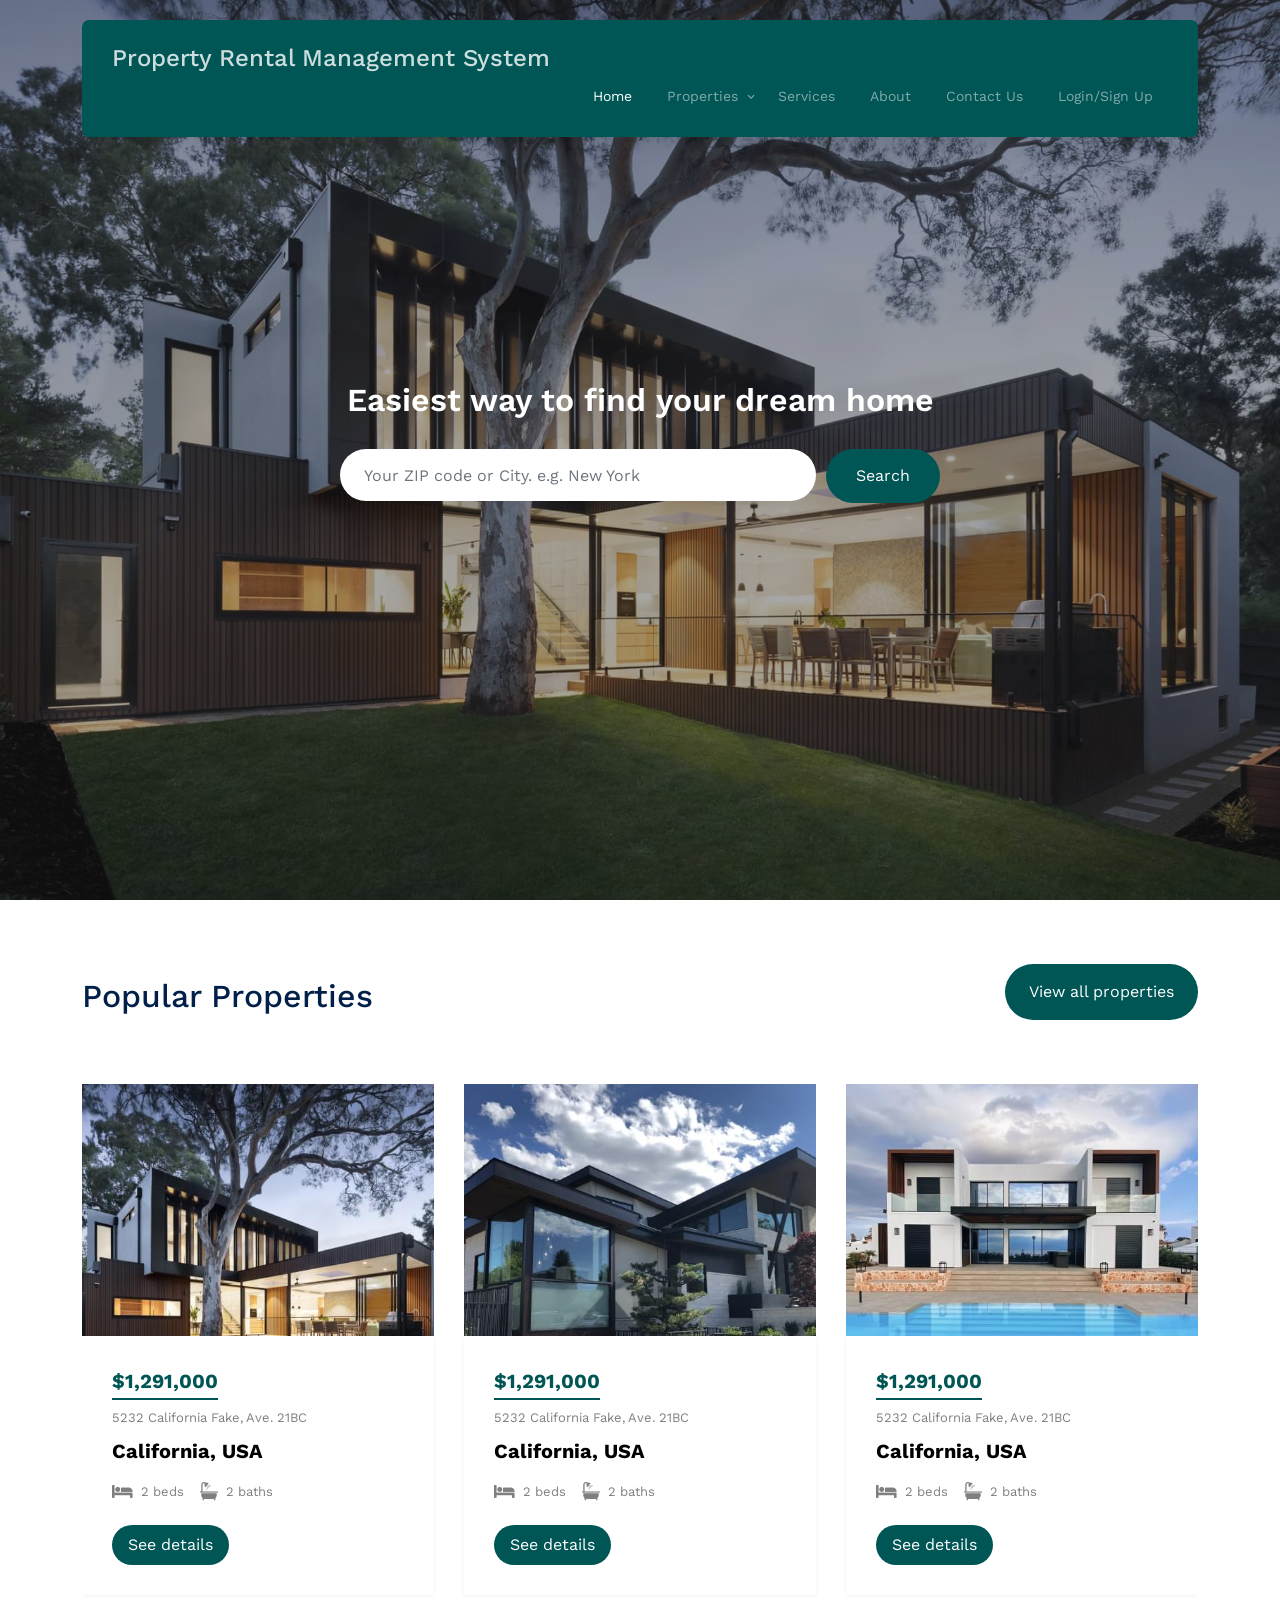
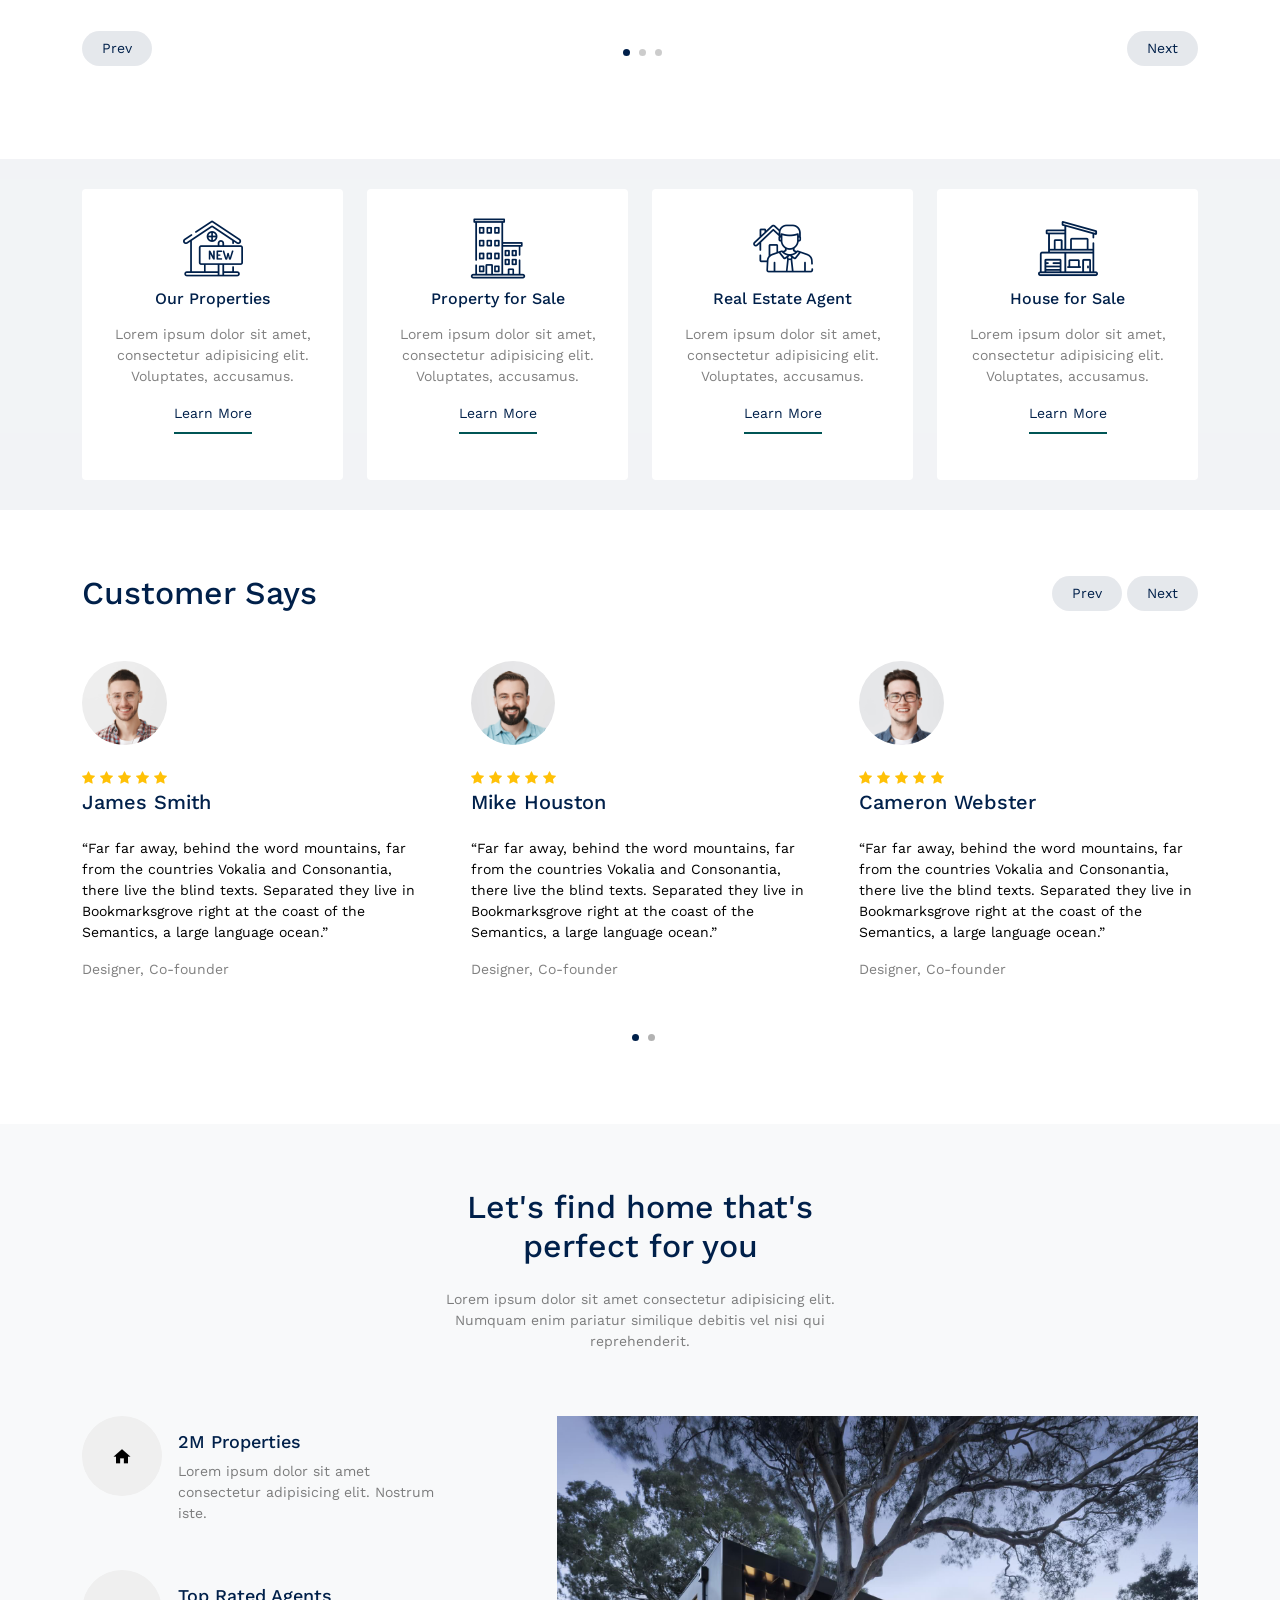
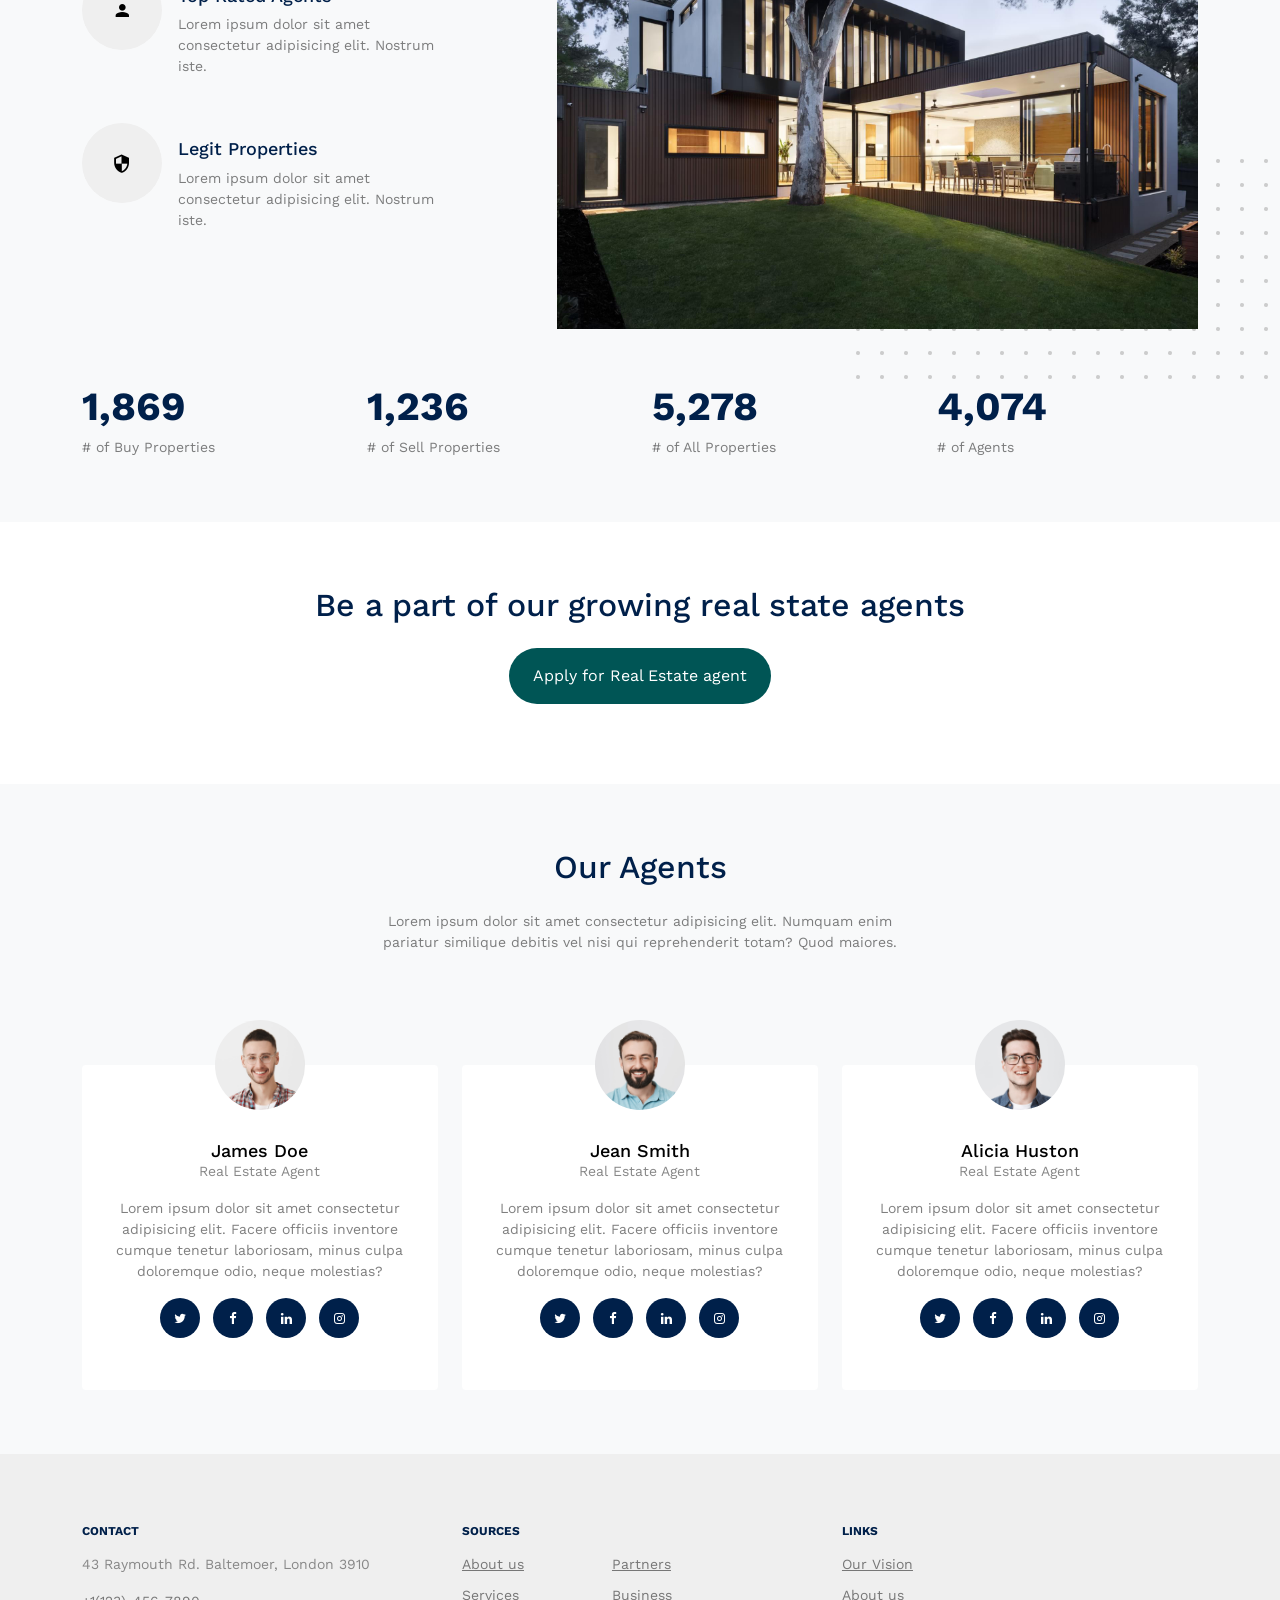
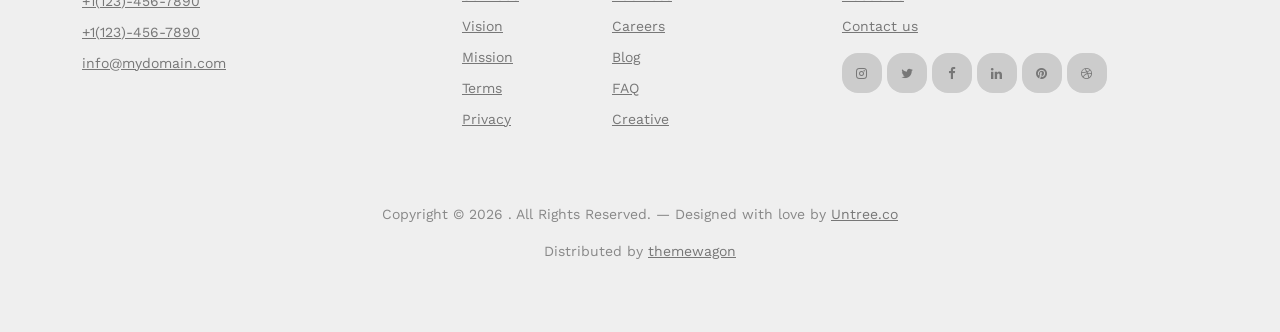
<file: index.html>
<!-- /*
* Template Name: Property
* Template Author: Untree.co
* Template URI: https://untree.co/
* License: https://creativecommons.org/licenses/by/3.0/
*/ -->
<!DOCTYPE html>
<html lang="en">
  <head>
    <meta charset="utf-8" />
    <meta name="viewport" content="width=device-width, initial-scale=1" />
    <meta name="author" content="Untree.co" />
    <link rel="shortcut icon" href="favicon.png" />

    <meta name="description" content="" />
    <meta name="keywords" content="bootstrap, bootstrap5" />

    <link rel="preconnect" href="https://fonts.googleapis.com" />
    <link rel="preconnect" href="https://fonts.gstatic.com" crossorigin />
    <link
      href="https://fonts.googleapis.com/css2?family=Work+Sans:wght@400;500;600;700&display=swap"
      rel="stylesheet"
    />

    <link rel="stylesheet" href="fonts/icomoon/style.css" />
    <link rel="stylesheet" href="fonts/flaticon/font/flaticon.css" />

    <link rel="stylesheet" href="css/tiny-slider.css" />
    <link rel="stylesheet" href="css/aos.css" />
    <link rel="stylesheet" href="css/style.css" />

    <title>
      Property Rental Management System
    </title>
  </head>
  <body>
    <div class="site-mobile-menu site-navbar-target">
      <div class="site-mobile-menu-header">
        <div class="site-mobile-menu-close">
          <span class="icofont-close js-menu-toggle"></span>
        </div>
      </div>
      <div class="site-mobile-menu-body"></div>
    </div>

    <nav class="site-nav">
      <div class="container">
        <div class="menu-bg-wrap">
          <div class="site-navigation">
            <a href="index.html" class="logo m-0 float-start">Property Rental Management System</a>

            <ul
              class="js-clone-nav d-none d-lg-inline-block text-start site-menu float-end"
            >
              <li class="active"><a href="index.html">Home</a></li>
              <li class="has-children">
                <a href="properties.html">Properties</a>
                <ul class="dropdown">
                  <li><a href="#">Buy Property</a></li>
                  <li><a href="#">Sell Property</a></li>
                  <li class="has-children">
                    <a href="#">Dropdown</a>
                    <ul class="dropdown">
                      <li><a href="#">Sub Menu One</a></li>
                      <li><a href="#">Sub Menu Two</a></li>
                      <li><a href="#">Sub Menu Three</a></li>
                    </ul>
                  </li>
                </ul>
              </li>
              <li><a href="services.html">Services</a></li>
              <li><a href="about.html">About</a></li>
              <li><a href="contact.html">Contact Us</a></li>
              <li><a href="login.php">Login/Sign Up</a></li>
            </ul>

            <a
              href="#"
              class="burger light me-auto float-end mt-1 site-menu-toggle js-menu-toggle d-inline-block d-lg-none"
              data-toggle="collapse"
              data-target="#main-navbar"
            >
              <span></span>
            </a>
          </div>
        </div>
      </div>
    </nav>

    <div class="hero">
      <div class="hero-slide">
        <div
          class="img overlay"
          style="background-image: url('images/hero_bg_3.jpg')"
        ></div>
        <div
          class="img overlay"
          style="background-image: url('images/hero_bg_2.jpg')"
        ></div>
        <div
          class="img overlay"
          style="background-image: url('images/hero_bg_1.jpg')"
        ></div>
      </div>

      <div class="container">
        <div class="row justify-content-center align-items-center">
          <div class="col-lg-9 text-center">
            <h1 class="heading" data-aos="fade-up">
              Easiest way to find your dream home
            </h1>
            <form
              action="#"
              class="narrow-w form-search d-flex align-items-stretch mb-3"
              data-aos="fade-up"
              data-aos-delay="200"
            >
              <input
                type="text"
                class="form-control px-4"
                placeholder="Your ZIP code or City. e.g. New York"
              />
              <button type="submit" class="btn btn-primary">Search</button>
            </form>
          </div>
        </div>
      </div>
    </div>

    <div class="section">
      <div class="container">
        <div class="row mb-5 align-items-center">
          <div class="col-lg-6">
            <h2 class="font-weight-bold text-primary heading">
              Popular Properties
            </h2>
          </div>
          <div class="col-lg-6 text-lg-end">
            <p>
              <a
                href="#"
                target="_blank"
                class="btn btn-primary text-white py-3 px-4"
                >View all properties</a
              >
            </p>
          </div>
        </div>
        <div class="row">
          <div class="col-12">
            <div class="property-slider-wrap">
              <div class="property-slider">
                <div class="property-item">
                  <a href="property-single.html" class="img">
                    <img src="images/img_1.jpg" alt="Image" class="img-fluid" />
                  </a>

                  <div class="property-content">
                    <div class="price mb-2"><span>$1,291,000</span></div>
                    <div>
                      <span class="d-block mb-2 text-black-50"
                        >5232 California Fake, Ave. 21BC</span
                      >
                      <span class="city d-block mb-3">California, USA</span>

                      <div class="specs d-flex mb-4">
                        <span class="d-block d-flex align-items-center me-3">
                          <span class="icon-bed me-2"></span>
                          <span class="caption">2 beds</span>
                        </span>
                        <span class="d-block d-flex align-items-center">
                          <span class="icon-bath me-2"></span>
                          <span class="caption">2 baths</span>
                        </span>
                      </div>

                      <a
                        href="property-single.html"
                        class="btn btn-primary py-2 px-3"
                        >See details</a
                      >
                    </div>
                  </div>
                </div>
                <!-- .item -->

                <div class="property-item">
                  <a href="property-single.html" class="img">
                    <img src="images/img_2.jpg" alt="Image" class="img-fluid" />
                  </a>

                  <div class="property-content">
                    <div class="price mb-2"><span>$1,291,000</span></div>
                    <div>
                      <span class="d-block mb-2 text-black-50"
                        >5232 California Fake, Ave. 21BC</span
                      >
                      <span class="city d-block mb-3">California, USA</span>

                      <div class="specs d-flex mb-4">
                        <span class="d-block d-flex align-items-center me-3">
                          <span class="icon-bed me-2"></span>
                          <span class="caption">2 beds</span>
                        </span>
                        <span class="d-block d-flex align-items-center">
                          <span class="icon-bath me-2"></span>
                          <span class="caption">2 baths</span>
                        </span>
                      </div>

                      <a
                        href="property-single.html"
                        class="btn btn-primary py-2 px-3"
                        >See details</a
                      >
                    </div>
                  </div>
                </div>
                <!-- .item -->

                <div class="property-item">
                  <a href="property-single.html" class="img">
                    <img src="images/img_3.jpg" alt="Image" class="img-fluid" />
                  </a>

                  <div class="property-content">
                    <div class="price mb-2"><span>$1,291,000</span></div>
                    <div>
                      <span class="d-block mb-2 text-black-50"
                        >5232 California Fake, Ave. 21BC</span
                      >
                      <span class="city d-block mb-3">California, USA</span>

                      <div class="specs d-flex mb-4">
                        <span class="d-block d-flex align-items-center me-3">
                          <span class="icon-bed me-2"></span>
                          <span class="caption">2 beds</span>
                        </span>
                        <span class="d-block d-flex align-items-center">
                          <span class="icon-bath me-2"></span>
                          <span class="caption">2 baths</span>
                        </span>
                      </div>

                      <a
                        href="property-single.html"
                        class="btn btn-primary py-2 px-3"
                        >See details</a
                      >
                    </div>
                  </div>
                </div>
                <!-- .item -->

                <div class="property-item">
                  <a href="property-single.html" class="img">
                    <img src="images/img_4.jpg" alt="Image" class="img-fluid" />
                  </a>

                  <div class="property-content">
                    <div class="price mb-2"><span>$1,291,000</span></div>
                    <div>
                      <span class="d-block mb-2 text-black-50"
                        >5232 California Fake, Ave. 21BC</span
                      >
                      <span class="city d-block mb-3">California, USA</span>

                      <div class="specs d-flex mb-4">
                        <span class="d-block d-flex align-items-center me-3">
                          <span class="icon-bed me-2"></span>
                          <span class="caption">2 beds</span>
                        </span>
                        <span class="d-block d-flex align-items-center">
                          <span class="icon-bath me-2"></span>
                          <span class="caption">2 baths</span>
                        </span>
                      </div>

                      <a
                        href="property-single.html"
                        class="btn btn-primary py-2 px-3"
                        >See details</a
                      >
                    </div>
                  </div>
                </div>
                <!-- .item -->

                <div class="property-item">
                  <a href="property-single.html" class="img">
                    <img src="images/img_5.jpg" alt="Image" class="img-fluid" />
                  </a>

                  <div class="property-content">
                    <div class="price mb-2"><span>$1,291,000</span></div>
                    <div>
                      <span class="d-block mb-2 text-black-50"
                        >5232 California Fake, Ave. 21BC</span
                      >
                      <span class="city d-block mb-3">California, USA</span>

                      <div class="specs d-flex mb-4">
                        <span class="d-block d-flex align-items-center me-3">
                          <span class="icon-bed me-2"></span>
                          <span class="caption">2 beds</span>
                        </span>
                        <span class="d-block d-flex align-items-center">
                          <span class="icon-bath me-2"></span>
                          <span class="caption">2 baths</span>
                        </span>
                      </div>

                      <a
                        href="property-single.html"
                        class="btn btn-primary py-2 px-3"
                        >See details</a
                      >
                    </div>
                  </div>
                </div>
                <!-- .item -->

                <div class="property-item">
                  <a href="property-single.html" class="img">
                    <img src="images/img_6.jpg" alt="Image" class="img-fluid" />
                  </a>

                  <div class="property-content">
                    <div class="price mb-2"><span>$1,291,000</span></div>
                    <div>
                      <span class="d-block mb-2 text-black-50"
                        >5232 California Fake, Ave. 21BC</span
                      >
                      <span class="city d-block mb-3">California, USA</span>

                      <div class="specs d-flex mb-4">
                        <span class="d-block d-flex align-items-center me-3">
                          <span class="icon-bed me-2"></span>
                          <span class="caption">2 beds</span>
                        </span>
                        <span class="d-block d-flex align-items-center">
                          <span class="icon-bath me-2"></span>
                          <span class="caption">2 baths</span>
                        </span>
                      </div>

                      <a
                        href="property-single.html"
                        class="btn btn-primary py-2 px-3"
                        >See details</a
                      >
                    </div>
                  </div>
                </div>
                <!-- .item -->

                <div class="property-item">
                  <a href="property-single.html" class="img">
                    <img src="images/img_7.jpg" alt="Image" class="img-fluid" />
                  </a>

                  <div class="property-content">
                    <div class="price mb-2"><span>$1,291,000</span></div>
                    <div>
                      <span class="d-block mb-2 text-black-50"
                        >5232 California Fake, Ave. 21BC</span
                      >
                      <span class="city d-block mb-3">California, USA</span>

                      <div class="specs d-flex mb-4">
                        <span class="d-block d-flex align-items-center me-3">
                          <span class="icon-bed me-2"></span>
                          <span class="caption">2 beds</span>
                        </span>
                        <span class="d-block d-flex align-items-center">
                          <span class="icon-bath me-2"></span>
                          <span class="caption">2 baths</span>
                        </span>
                      </div>

                      <a
                        href="property-single.html"
                        class="btn btn-primary py-2 px-3"
                        >See details</a
                      >
                    </div>
                  </div>
                </div>
                <!-- .item -->

                <div class="property-item">
                  <a href="property-single.html" class="img">
                    <img src="images/img_8.jpg" alt="Image" class="img-fluid" />
                  </a>

                  <div class="property-content">
                    <div class="price mb-2"><span>$1,291,000</span></div>
                    <div>
                      <span class="d-block mb-2 text-black-50"
                        >5232 California Fake, Ave. 21BC</span
                      >
                      <span class="city d-block mb-3">California, USA</span>

                      <div class="specs d-flex mb-4">
                        <span class="d-block d-flex align-items-center me-3">
                          <span class="icon-bed me-2"></span>
                          <span class="caption">2 beds</span>
                        </span>
                        <span class="d-block d-flex align-items-center">
                          <span class="icon-bath me-2"></span>
                          <span class="caption">2 baths</span>
                        </span>
                      </div>

                      <a
                        href="property-single.html"
                        class="btn btn-primary py-2 px-3"
                        >See details</a
                      >
                    </div>
                  </div>
                </div>
                <!-- .item -->

                <div class="property-item">
                  <a href="property-single.html" class="img">
                    <img src="images/img_1.jpg" alt="Image" class="img-fluid" />
                  </a>

                  <div class="property-content">
                    <div class="price mb-2"><span>$1,291,000</span></div>
                    <div>
                      <span class="d-block mb-2 text-black-50"
                        >5232 California Fake, Ave. 21BC</span
                      >
                      <span class="city d-block mb-3">California, USA</span>

                      <div class="specs d-flex mb-4">
                        <span class="d-block d-flex align-items-center me-3">
                          <span class="icon-bed me-2"></span>
                          <span class="caption">2 beds</span>
                        </span>
                        <span class="d-block d-flex align-items-center">
                          <span class="icon-bath me-2"></span>
                          <span class="caption">2 baths</span>
                        </span>
                      </div>

                      <a
                        href="property-single.html"
                        class="btn btn-primary py-2 px-3"
                        >See details</a
                      >
                    </div>
                  </div>
                </div>
                <!-- .item -->
              </div>

              <div
                id="property-nav"
                class="controls"
                tabindex="0"
                aria-label="Carousel Navigation"
              >
                <span
                  class="prev"
                  data-controls="prev"
                  aria-controls="property"
                  tabindex="-1"
                  >Prev</span
                >
                <span
                  class="next"
                  data-controls="next"
                  aria-controls="property"
                  tabindex="-1"
                  >Next</span
                >
              </div>
            </div>
          </div>
        </div>
      </div>
    </div>

    <section class="features-1">
      <div class="container">
        <div class="row">
          <div class="col-6 col-lg-3" data-aos="fade-up" data-aos-delay="300">
            <div class="box-feature">
              <span class="flaticon-house"></span>
              <h3 class="mb-3">Our Properties</h3>
              <p>
                Lorem ipsum dolor sit amet, consectetur adipisicing elit.
                Voluptates, accusamus.
              </p>
              <p><a href="#" class="learn-more">Learn More</a></p>
            </div>
          </div>
          <div class="col-6 col-lg-3" data-aos="fade-up" data-aos-delay="500">
            <div class="box-feature">
              <span class="flaticon-building"></span>
              <h3 class="mb-3">Property for Sale</h3>
              <p>
                Lorem ipsum dolor sit amet, consectetur adipisicing elit.
                Voluptates, accusamus.
              </p>
              <p><a href="#" class="learn-more">Learn More</a></p>
            </div>
          </div>
          <div class="col-6 col-lg-3" data-aos="fade-up" data-aos-delay="400">
            <div class="box-feature">
              <span class="flaticon-house-3"></span>
              <h3 class="mb-3">Real Estate Agent</h3>
              <p>
                Lorem ipsum dolor sit amet, consectetur adipisicing elit.
                Voluptates, accusamus.
              </p>
              <p><a href="#" class="learn-more">Learn More</a></p>
            </div>
          </div>
          <div class="col-6 col-lg-3" data-aos="fade-up" data-aos-delay="600">
            <div class="box-feature">
              <span class="flaticon-house-1"></span>
              <h3 class="mb-3">House for Sale</h3>
              <p>
                Lorem ipsum dolor sit amet, consectetur adipisicing elit.
                Voluptates, accusamus.
              </p>
              <p><a href="#" class="learn-more">Learn More</a></p>
            </div>
          </div>
        </div>
      </div>
    </section>

    <div class="section sec-testimonials">
      <div class="container">
        <div class="row mb-5 align-items-center">
          <div class="col-md-6">
            <h2 class="font-weight-bold heading text-primary mb-4 mb-md-0">
              Customer Says
            </h2>
          </div>
          <div class="col-md-6 text-md-end">
            <div id="testimonial-nav">
              <span class="prev" data-controls="prev">Prev</span>

              <span class="next" data-controls="next">Next</span>
            </div>
          </div>
        </div>

        <div class="row">
          <div class="col-lg-4"></div>
        </div>
        <div class="testimonial-slider-wrap">
          <div class="testimonial-slider">
            <div class="item">
              <div class="testimonial">
                <img
                  src="images/person_1-min.jpg"
                  alt="Image"
                  class="img-fluid rounded-circle w-25 mb-4"
                />
                <div class="rate">
                  <span class="icon-star text-warning"></span>
                  <span class="icon-star text-warning"></span>
                  <span class="icon-star text-warning"></span>
                  <span class="icon-star text-warning"></span>
                  <span class="icon-star text-warning"></span>
                </div>
                <h3 class="h5 text-primary mb-4">James Smith</h3>
                <blockquote>
                  <p>
                    &ldquo;Far far away, behind the word mountains, far from the
                    countries Vokalia and Consonantia, there live the blind
                    texts. Separated they live in Bookmarksgrove right at the
                    coast of the Semantics, a large language ocean.&rdquo;
                  </p>
                </blockquote>
                <p class="text-black-50">Designer, Co-founder</p>
              </div>
            </div>

            <div class="item">
              <div class="testimonial">
                <img
                  src="images/person_2-min.jpg"
                  alt="Image"
                  class="img-fluid rounded-circle w-25 mb-4"
                />
                <div class="rate">
                  <span class="icon-star text-warning"></span>
                  <span class="icon-star text-warning"></span>
                  <span class="icon-star text-warning"></span>
                  <span class="icon-star text-warning"></span>
                  <span class="icon-star text-warning"></span>
                </div>
                <h3 class="h5 text-primary mb-4">Mike Houston</h3>
                <blockquote>
                  <p>
                    &ldquo;Far far away, behind the word mountains, far from the
                    countries Vokalia and Consonantia, there live the blind
                    texts. Separated they live in Bookmarksgrove right at the
                    coast of the Semantics, a large language ocean.&rdquo;
                  </p>
                </blockquote>
                <p class="text-black-50">Designer, Co-founder</p>
              </div>
            </div>

            <div class="item">
              <div class="testimonial">
                <img
                  src="images/person_3-min.jpg"
                  alt="Image"
                  class="img-fluid rounded-circle w-25 mb-4"
                />
                <div class="rate">
                  <span class="icon-star text-warning"></span>
                  <span class="icon-star text-warning"></span>
                  <span class="icon-star text-warning"></span>
                  <span class="icon-star text-warning"></span>
                  <span class="icon-star text-warning"></span>
                </div>
                <h3 class="h5 text-primary mb-4">Cameron Webster</h3>
                <blockquote>
                  <p>
                    &ldquo;Far far away, behind the word mountains, far from the
                    countries Vokalia and Consonantia, there live the blind
                    texts. Separated they live in Bookmarksgrove right at the
                    coast of the Semantics, a large language ocean.&rdquo;
                  </p>
                </blockquote>
                <p class="text-black-50">Designer, Co-founder</p>
              </div>
            </div>

            <div class="item">
              <div class="testimonial">
                <img
                  src="images/person_4-min.jpg"
                  alt="Image"
                  class="img-fluid rounded-circle w-25 mb-4"
                />
                <div class="rate">
                  <span class="icon-star text-warning"></span>
                  <span class="icon-star text-warning"></span>
                  <span class="icon-star text-warning"></span>
                  <span class="icon-star text-warning"></span>
                  <span class="icon-star text-warning"></span>
                </div>
                <h3 class="h5 text-primary mb-4">Dave Smith</h3>
                <blockquote>
                  <p>
                    &ldquo;Far far away, behind the word mountains, far from the
                    countries Vokalia and Consonantia, there live the blind
                    texts. Separated they live in Bookmarksgrove right at the
                    coast of the Semantics, a large language ocean.&rdquo;
                  </p>
                </blockquote>
                <p class="text-black-50">Designer, Co-founder</p>
              </div>
            </div>
          </div>
        </div>
      </div>
    </div>

    <div class="section section-4 bg-light">
      <div class="container">
        <div class="row justify-content-center text-center mb-5">
          <div class="col-lg-5">
            <h2 class="font-weight-bold heading text-primary mb-4">
              Let's find home that's perfect for you
            </h2>
            <p class="text-black-50">
              Lorem ipsum dolor sit amet consectetur adipisicing elit. Numquam
              enim pariatur similique debitis vel nisi qui reprehenderit.
            </p>
          </div>
        </div>
        <div class="row justify-content-between mb-5">
          <div class="col-lg-7 mb-5 mb-lg-0 order-lg-2">
            <div class="img-about dots">
              <img src="images/hero_bg_3.jpg" alt="Image" class="img-fluid" />
            </div>
          </div>
          <div class="col-lg-4">
            <div class="d-flex feature-h">
              <span class="wrap-icon me-3">
                <span class="icon-home2"></span>
              </span>
              <div class="feature-text">
                <h3 class="heading">2M Properties</h3>
                <p class="text-black-50">
                  Lorem ipsum dolor sit amet consectetur adipisicing elit.
                  Nostrum iste.
                </p>
              </div>
            </div>

            <div class="d-flex feature-h">
              <span class="wrap-icon me-3">
                <span class="icon-person"></span>
              </span>
              <div class="feature-text">
                <h3 class="heading">Top Rated Agents</h3>
                <p class="text-black-50">
                  Lorem ipsum dolor sit amet consectetur adipisicing elit.
                  Nostrum iste.
                </p>
              </div>
            </div>

            <div class="d-flex feature-h">
              <span class="wrap-icon me-3">
                <span class="icon-security"></span>
              </span>
              <div class="feature-text">
                <h3 class="heading">Legit Properties</h3>
                <p class="text-black-50">
                  Lorem ipsum dolor sit amet consectetur adipisicing elit.
                  Nostrum iste.
                </p>
              </div>
            </div>
          </div>
        </div>
        <div class="row section-counter mt-5">
          <div
            class="col-6 col-sm-6 col-md-6 col-lg-3"
            data-aos="fade-up"
            data-aos-delay="300"
          >
            <div class="counter-wrap mb-5 mb-lg-0">
              <span class="number"
                ><span class="countup text-primary">3298</span></span
              >
              <span class="caption text-black-50"># of Buy Properties</span>
            </div>
          </div>
          <div
            class="col-6 col-sm-6 col-md-6 col-lg-3"
            data-aos="fade-up"
            data-aos-delay="400"
          >
            <div class="counter-wrap mb-5 mb-lg-0">
              <span class="number"
                ><span class="countup text-primary">2181</span></span
              >
              <span class="caption text-black-50"># of Sell Properties</span>
            </div>
          </div>
          <div
            class="col-6 col-sm-6 col-md-6 col-lg-3"
            data-aos="fade-up"
            data-aos-delay="500"
          >
            <div class="counter-wrap mb-5 mb-lg-0">
              <span class="number"
                ><span class="countup text-primary">9316</span></span
              >
              <span class="caption text-black-50"># of All Properties</span>
            </div>
          </div>
          <div
            class="col-6 col-sm-6 col-md-6 col-lg-3"
            data-aos="fade-up"
            data-aos-delay="600"
          >
            <div class="counter-wrap mb-5 mb-lg-0">
              <span class="number"
                ><span class="countup text-primary">7191</span></span
              >
              <span class="caption text-black-50"># of Agents</span>
            </div>
          </div>
        </div>
      </div>
    </div>

    <div class="section">
      <div class="row justify-content-center footer-cta" data-aos="fade-up">
        <div class="col-lg-7 mx-auto text-center">
          <h2 class="mb-4">Be a part of our growing real state agents</h2>
          <p>
            <a
              href="#"
              target="_blank"
              class="btn btn-primary text-white py-3 px-4"
              >Apply for Real Estate agent</a
            >
          </p>
        </div>
        <!-- /.col-lg-7 -->
      </div>
      <!-- /.row -->
    </div>

    <div class="section section-5 bg-light">
      <div class="container">
        <div class="row justify-content-center text-center mb-5">
          <div class="col-lg-6 mb-5">
            <h2 class="font-weight-bold heading text-primary mb-4">
              Our Agents
            </h2>
            <p class="text-black-50">
              Lorem ipsum dolor sit amet consectetur adipisicing elit. Numquam
              enim pariatur similique debitis vel nisi qui reprehenderit totam?
              Quod maiores.
            </p>
          </div>
        </div>
        <div class="row">
          <div class="col-sm-6 col-md-6 col-lg-4 mb-5 mb-lg-0">
            <div class="h-100 person">
              <img
                src="images/person_1-min.jpg"
                alt="Image"
                class="img-fluid"
              />

              <div class="person-contents">
                <h2 class="mb-0"><a href="#">James Doe</a></h2>
                <span class="meta d-block mb-3">Real Estate Agent</span>
                <p>
                  Lorem ipsum dolor sit amet consectetur adipisicing elit.
                  Facere officiis inventore cumque tenetur laboriosam, minus
                  culpa doloremque odio, neque molestias?
                </p>

                <ul class="social list-unstyled list-inline dark-hover">
                  <li class="list-inline-item">
                    <a href="#"><span class="icon-twitter"></span></a>
                  </li>
                  <li class="list-inline-item">
                    <a href="#"><span class="icon-facebook"></span></a>
                  </li>
                  <li class="list-inline-item">
                    <a href="#"><span class="icon-linkedin"></span></a>
                  </li>
                  <li class="list-inline-item">
                    <a href="#"><span class="icon-instagram"></span></a>
                  </li>
                </ul>
              </div>
            </div>
          </div>
          <div class="col-sm-6 col-md-6 col-lg-4 mb-5 mb-lg-0">
            <div class="h-100 person">
              <img
                src="images/person_2-min.jpg"
                alt="Image"
                class="img-fluid"
              />

              <div class="person-contents">
                <h2 class="mb-0"><a href="#">Jean Smith</a></h2>
                <span class="meta d-block mb-3">Real Estate Agent</span>
                <p>
                  Lorem ipsum dolor sit amet consectetur adipisicing elit.
                  Facere officiis inventore cumque tenetur laboriosam, minus
                  culpa doloremque odio, neque molestias?
                </p>

                <ul class="social list-unstyled list-inline dark-hover">
                  <li class="list-inline-item">
                    <a href="#"><span class="icon-twitter"></span></a>
                  </li>
                  <li class="list-inline-item">
                    <a href="#"><span class="icon-facebook"></span></a>
                  </li>
                  <li class="list-inline-item">
                    <a href="#"><span class="icon-linkedin"></span></a>
                  </li>
                  <li class="list-inline-item">
                    <a href="#"><span class="icon-instagram"></span></a>
                  </li>
                </ul>
              </div>
            </div>
          </div>
          <div class="col-sm-6 col-md-6 col-lg-4 mb-5 mb-lg-0">
            <div class="h-100 person">
              <img
                src="images/person_3-min.jpg"
                alt="Image"
                class="img-fluid"
              />

              <div class="person-contents">
                <h2 class="mb-0"><a href="#">Alicia Huston</a></h2>
                <span class="meta d-block mb-3">Real Estate Agent</span>
                <p>
                  Lorem ipsum dolor sit amet consectetur adipisicing elit.
                  Facere officiis inventore cumque tenetur laboriosam, minus
                  culpa doloremque odio, neque molestias?
                </p>

                <ul class="social list-unstyled list-inline dark-hover">
                  <li class="list-inline-item">
                    <a href="#"><span class="icon-twitter"></span></a>
                  </li>
                  <li class="list-inline-item">
                    <a href="#"><span class="icon-facebook"></span></a>
                  </li>
                  <li class="list-inline-item">
                    <a href="#"><span class="icon-linkedin"></span></a>
                  </li>
                  <li class="list-inline-item">
                    <a href="#"><span class="icon-instagram"></span></a>
                  </li>
                </ul>
              </div>
            </div>
          </div>
        </div>
      </div>
    </div>

    <div class="site-footer">
      <div class="container">
        <div class="row">
          <div class="col-lg-4">
            <div class="widget">
              <h3>Contact</h3>
              <address>43 Raymouth Rd. Baltemoer, London 3910</address>
              <ul class="list-unstyled links">
                <li><a href="tel://11234567890">+1(123)-456-7890</a></li>
                <li><a href="tel://11234567890">+1(123)-456-7890</a></li>
                <li>
                  <a href="mailto:info@mydomain.com">info@mydomain.com</a>
                </li>
              </ul>
            </div>
            <!-- /.widget -->
          </div>
          <!-- /.col-lg-4 -->
          <div class="col-lg-4">
            <div class="widget">
              <h3>Sources</h3>
              <ul class="list-unstyled float-start links">
                <li><a href="#">About us</a></li>
                <li><a href="#">Services</a></li>
                <li><a href="#">Vision</a></li>
                <li><a href="#">Mission</a></li>
                <li><a href="#">Terms</a></li>
                <li><a href="#">Privacy</a></li>
              </ul>
              <ul class="list-unstyled float-start links">
                <li><a href="#">Partners</a></li>
                <li><a href="#">Business</a></li>
                <li><a href="#">Careers</a></li>
                <li><a href="#">Blog</a></li>
                <li><a href="#">FAQ</a></li>
                <li><a href="#">Creative</a></li>
              </ul>
            </div>
            <!-- /.widget -->
          </div>
          <!-- /.col-lg-4 -->
          <div class="col-lg-4">
            <div class="widget">
              <h3>Links</h3>
              <ul class="list-unstyled links">
                <li><a href="#">Our Vision</a></li>
                <li><a href="#">About us</a></li>
                <li><a href="#">Contact us</a></li>
              </ul>

              <ul class="list-unstyled social">
                <li>
                  <a href="#"><span class="icon-instagram"></span></a>
                </li>
                <li>
                  <a href="#"><span class="icon-twitter"></span></a>
                </li>
                <li>
                  <a href="#"><span class="icon-facebook"></span></a>
                </li>
                <li>
                  <a href="#"><span class="icon-linkedin"></span></a>
                </li>
                <li>
                  <a href="#"><span class="icon-pinterest"></span></a>
                </li>
                <li>
                  <a href="#"><span class="icon-dribbble"></span></a>
                </li>
              </ul>
            </div>
            <!-- /.widget -->
          </div>
          <!-- /.col-lg-4 -->
        </div>
        <!-- /.row -->

        <div class="row mt-5">
          <div class="col-12 text-center">
            <!-- 
              **==========
              NOTE: 
              Please don't remove this copyright link unless you buy the license here https://untree.co/license/  
              **==========
            -->

            <p>
              Copyright &copy;
              <script>
                document.write(new Date().getFullYear());
              </script>
              . All Rights Reserved. &mdash; Designed with love by
              <a href="https://untree.co">Untree.co</a>
              <!-- License information: https://untree.co/license/ -->
            </p>
            <div>
              Distributed by
              <a href="https://themewagon.com/" target="_blank">themewagon</a>
            </div>
          </div>
        </div>
      </div>
      <!-- /.container -->
    </div>
    <!-- /.site-footer -->

    <!-- Preloader -->
    <div id="overlayer"></div>
    <div class="loader">
      <div class="spinner-border" role="status">
        <span class="visually-hidden">Loading...</span>
      </div>
    </div>

    <script src="js/bootstrap.bundle.min.js"></script>
    <script src="js/tiny-slider.js"></script>
    <script src="js/aos.js"></script>
    <script src="js/navbar.js"></script>
    <script src="js/counter.js"></script>
    <script src="js/custom.js"></script>
  </body>
</html>
</file>
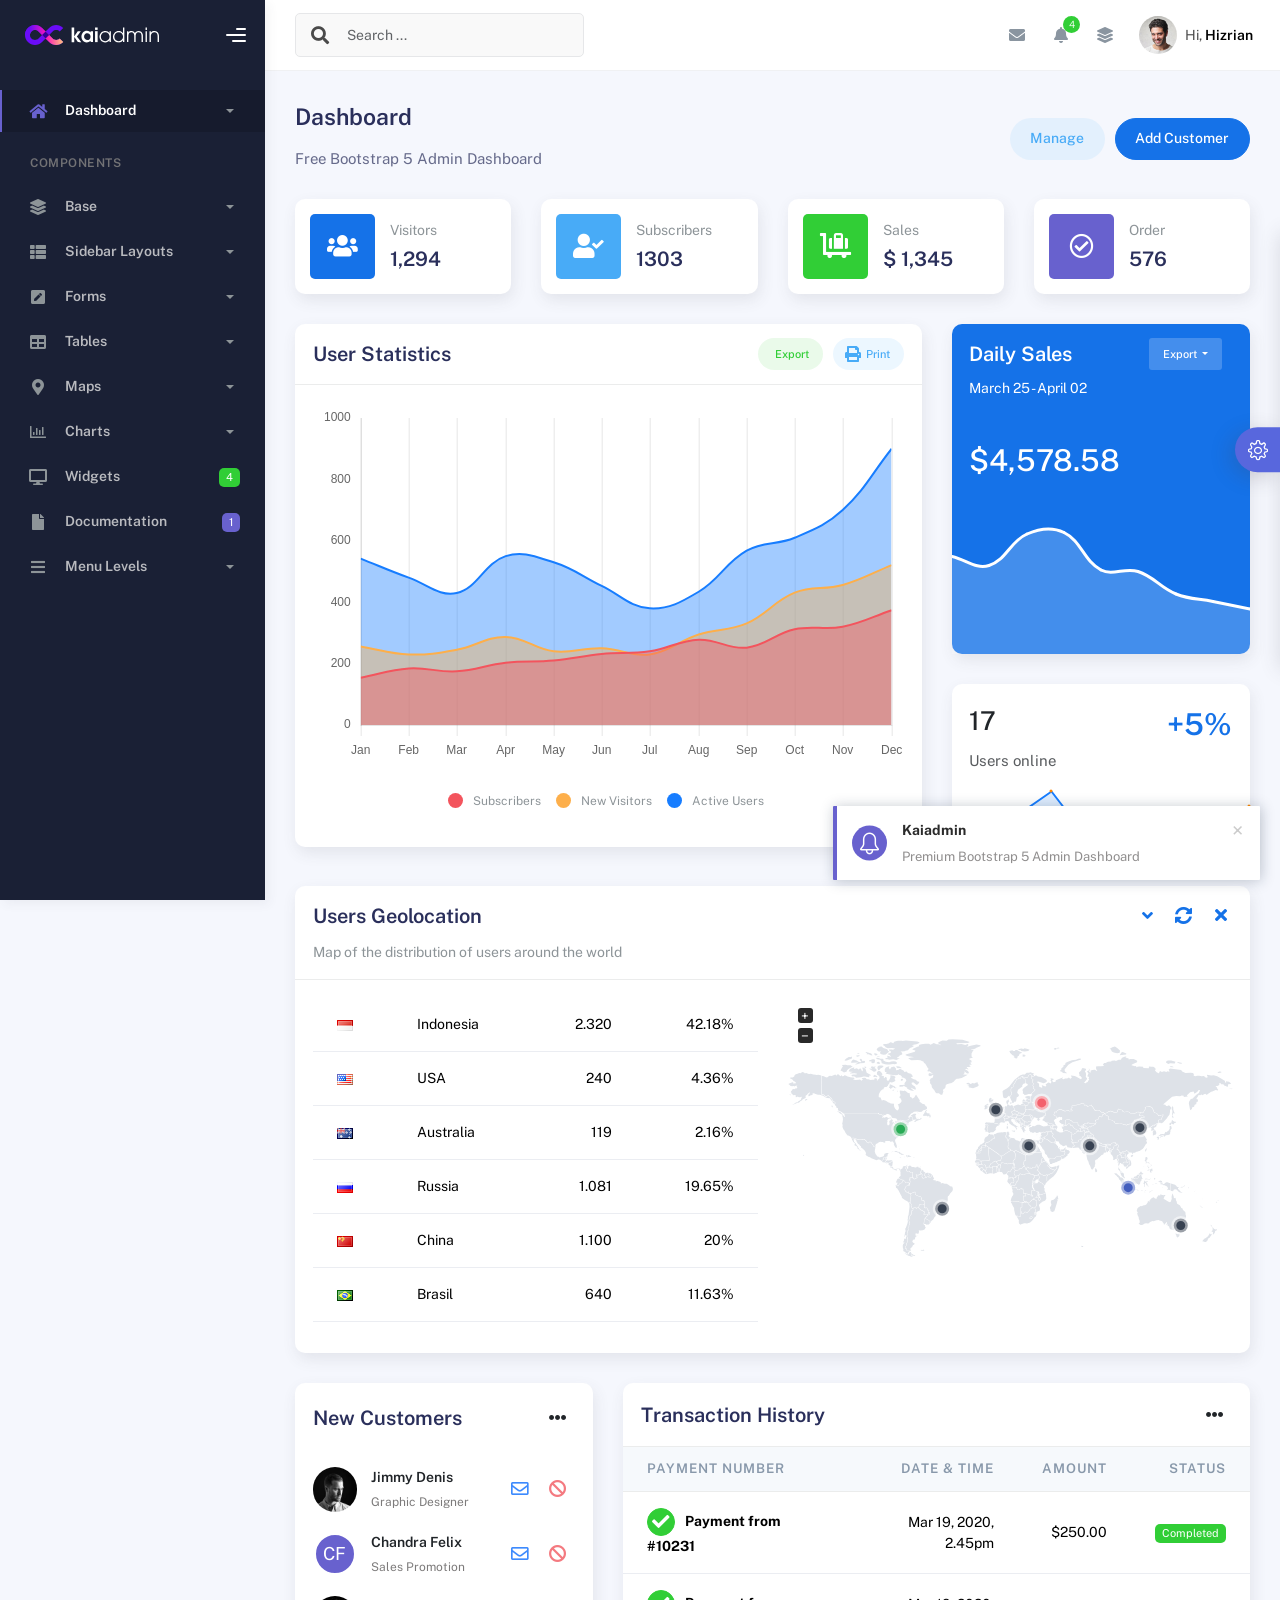
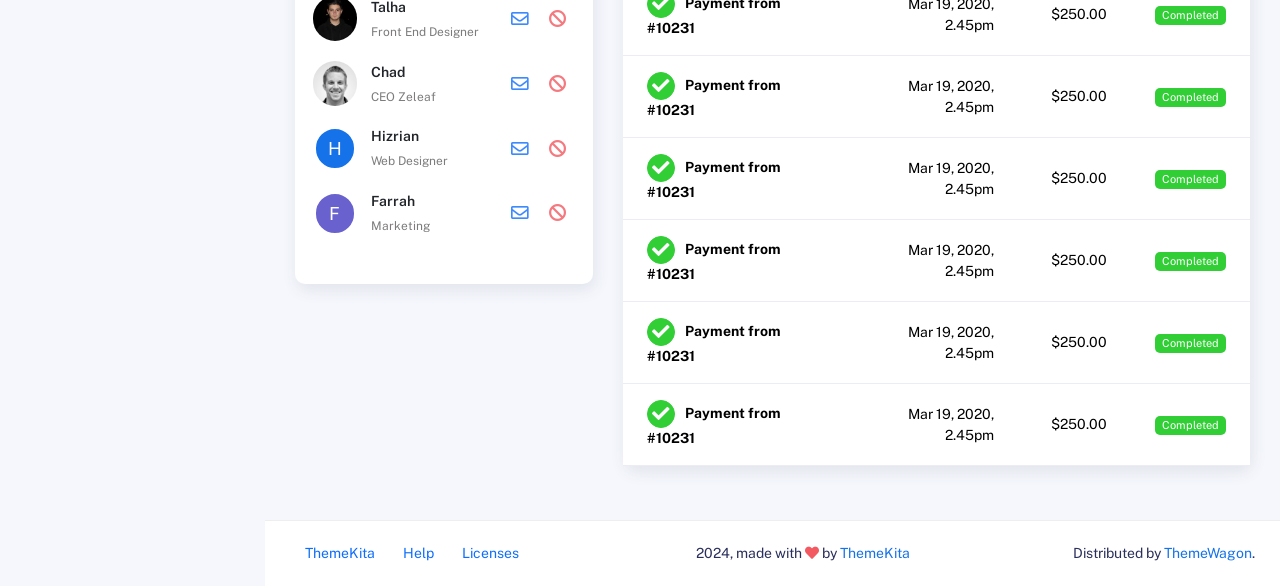
<file: Admin/index.html>
<!DOCTYPE html>
<html lang="en">
  <head>
    <meta http-equiv="X-UA-Compatible" content="IE=edge" />
    <title>Kaiadmin - Bootstrap 5 Admin Dashboard</title>
    <meta
      content="width=device-width, initial-scale=1.0, shrink-to-fit=no"
      name="viewport"
    />
    <link
      rel="icon"
      href="assets/img/kaiadmin/favicon.ico"
      type="image/x-icon"
    />

    <!-- Fonts and icons -->
    <script src="assets/js/plugin/webfont/webfont.min.js"></script>
    <script>
      WebFont.load({
        google: { families: ["Public Sans:300,400,500,600,700"] },
        custom: {
          families: [
            "Font Awesome 5 Solid",
            "Font Awesome 5 Regular",
            "Font Awesome 5 Brands",
            "simple-line-icons",
          ],
          urls: ["assets/css/fonts.min.css"],
        },
        active: function () {
          sessionStorage.fonts = true;
        },
      });
    </script>

    <!-- CSS Files -->
    <link rel="stylesheet" href="assets/css/bootstrap.min.css" />
    <link rel="stylesheet" href="assets/css/plugins.min.css" />
    <link rel="stylesheet" href="assets/css/kaiadmin.min.css" />

    <!-- CSS Just for demo purpose, don't include it in your project -->
    <link rel="stylesheet" href="assets/css/demo.css" />
  </head>
  <body>
    <div class="wrapper">
      <!-- Sidebar -->
      <div class="sidebar" data-background-color="dark">
        <div class="sidebar-logo">
          <!-- Logo Header -->
          <div class="logo-header" data-background-color="dark">
            <a href="index.html" class="logo">
              <img
                src="assets/img/kaiadmin/logo_light.svg"
                alt="navbar brand"
                class="navbar-brand"
                height="20"
              />
            </a>
            <div class="nav-toggle">
              <button class="btn btn-toggle toggle-sidebar">
                <i class="gg-menu-right"></i>
              </button>
              <button class="btn btn-toggle sidenav-toggler">
                <i class="gg-menu-left"></i>
              </button>
            </div>
            <button class="topbar-toggler more">
              <i class="gg-more-vertical-alt"></i>
            </button>
          </div>
          <!-- End Logo Header -->
        </div>
        <div class="sidebar-wrapper scrollbar scrollbar-inner">
          <div class="sidebar-content">
            <ul class="nav nav-secondary">
              <li class="nav-item active">
                <a
                  data-bs-toggle="collapse"
                  href="#dashboard"
                  class="collapsed"
                  aria-expanded="false"
                >
                  <i class="fas fa-home"></i>
                  <p>Dashboard</p>
                  <span class="caret"></span>
                </a>
                <div class="collapse" id="dashboard">
                  <ul class="nav nav-collapse">
                    <li>
                      <a href="../demo1/index.html">
                        <span class="sub-item">Dashboard 1</span>
                      </a>
                    </li>
                  </ul>
                </div>
              </li>
              <li class="nav-section">
                <span class="sidebar-mini-icon">
                  <i class="fa fa-ellipsis-h"></i>
                </span>
                <h4 class="text-section">Components</h4>
              </li>
              <li class="nav-item">
                <a data-bs-toggle="collapse" href="#base">
                  <i class="fas fa-layer-group"></i>
                  <p>Base</p>
                  <span class="caret"></span>
                </a>
                <div class="collapse" id="base">
                  <ul class="nav nav-collapse">
                    <li>
                      <a href="components/avatars.html">
                        <span class="sub-item">Avatars</span>
                      </a>
                    </li>
                    <li>
                      <a href="components/buttons.html">
                        <span class="sub-item">Buttons</span>
                      </a>
                    </li>
                    <li>
                      <a href="components/gridsystem.html">
                        <span class="sub-item">Grid System</span>
                      </a>
                    </li>
                    <li>
                      <a href="components/panels.html">
                        <span class="sub-item">Panels</span>
                      </a>
                    </li>
                    <li>
                      <a href="components/notifications.html">
                        <span class="sub-item">Notifications</span>
                      </a>
                    </li>
                    <li>
                      <a href="components/sweetalert.html">
                        <span class="sub-item">Sweet Alert</span>
                      </a>
                    </li>
                    <li>
                      <a href="components/font-awesome-icons.html">
                        <span class="sub-item">Font Awesome Icons</span>
                      </a>
                    </li>
                    <li>
                      <a href="components/simple-line-icons.html">
                        <span class="sub-item">Simple Line Icons</span>
                      </a>
                    </li>
                    <li>
                      <a href="components/typography.html">
                        <span class="sub-item">Typography</span>
                      </a>
                    </li>
                  </ul>
                </div>
              </li>
              <li class="nav-item">
                <a data-bs-toggle="collapse" href="#sidebarLayouts">
                  <i class="fas fa-th-list"></i>
                  <p>Sidebar Layouts</p>
                  <span class="caret"></span>
                </a>
                <div class="collapse" id="sidebarLayouts">
                  <ul class="nav nav-collapse">
                    <li>
                      <a href="sidebar-style-2.html">
                        <span class="sub-item">Sidebar Style 2</span>
                      </a>
                    </li>
                    <li>
                      <a href="icon-menu.html">
                        <span class="sub-item">Icon Menu</span>
                      </a>
                    </li>
                  </ul>
                </div>
              </li>
              <li class="nav-item">
                <a data-bs-toggle="collapse" href="#forms">
                  <i class="fas fa-pen-square"></i>
                  <p>Forms</p>
                  <span class="caret"></span>
                </a>
                <div class="collapse" id="forms">
                  <ul class="nav nav-collapse">
                    <li>
                      <a href="forms/forms.html">
                        <span class="sub-item">Basic Form</span>
                      </a>
                    </li>
                  </ul>
                </div>
              </li>
              <li class="nav-item">
                <a data-bs-toggle="collapse" href="#tables">
                  <i class="fas fa-table"></i>
                  <p>Tables</p>
                  <span class="caret"></span>
                </a>
                <div class="collapse" id="tables">
                  <ul class="nav nav-collapse">
                    <li>
                      <a href="tables/tables.html">
                        <span class="sub-item">Basic Table</span>
                      </a>
                    </li>
                    <li>
                      <a href="tables/datatables.html">
                        <span class="sub-item">Datatables</span>
                      </a>
                    </li>
                  </ul>
                </div>
              </li>
              <li class="nav-item">
                <a data-bs-toggle="collapse" href="#maps">
                  <i class="fas fa-map-marker-alt"></i>
                  <p>Maps</p>
                  <span class="caret"></span>
                </a>
                <div class="collapse" id="maps">
                  <ul class="nav nav-collapse">
                    <li>
                      <a href="maps/googlemaps.html">
                        <span class="sub-item">Google Maps</span>
                      </a>
                    </li>
                    <li>
                      <a href="maps/jsvectormap.html">
                        <span class="sub-item">Jsvectormap</span>
                      </a>
                    </li>
                  </ul>
                </div>
              </li>
              <li class="nav-item">
                <a data-bs-toggle="collapse" href="#charts">
                  <i class="far fa-chart-bar"></i>
                  <p>Charts</p>
                  <span class="caret"></span>
                </a>
                <div class="collapse" id="charts">
                  <ul class="nav nav-collapse">
                    <li>
                      <a href="charts/charts.html">
                        <span class="sub-item">Chart Js</span>
                      </a>
                    </li>
                    <li>
                      <a href="charts/sparkline.html">
                        <span class="sub-item">Sparkline</span>
                      </a>
                    </li>
                  </ul>
                </div>
              </li>
              <li class="nav-item">
                <a href="widgets.html">
                  <i class="fas fa-desktop"></i>
                  <p>Widgets</p>
                  <span class="badge badge-success">4</span>
                </a>
              </li>
              <li class="nav-item">
                <a href="../../documentation/index.html">
                  <i class="fas fa-file"></i>
                  <p>Documentation</p>
                  <span class="badge badge-secondary">1</span>
                </a>
              </li>
              <li class="nav-item">
                <a data-bs-toggle="collapse" href="#submenu">
                  <i class="fas fa-bars"></i>
                  <p>Menu Levels</p>
                  <span class="caret"></span>
                </a>
                <div class="collapse" id="submenu">
                  <ul class="nav nav-collapse">
                    <li>
                      <a data-bs-toggle="collapse" href="#subnav1">
                        <span class="sub-item">Level 1</span>
                        <span class="caret"></span>
                      </a>
                      <div class="collapse" id="subnav1">
                        <ul class="nav nav-collapse subnav">
                          <li>
                            <a href="#">
                              <span class="sub-item">Level 2</span>
                            </a>
                          </li>
                          <li>
                            <a href="#">
                              <span class="sub-item">Level 2</span>
                            </a>
                          </li>
                        </ul>
                      </div>
                    </li>
                    <li>
                      <a data-bs-toggle="collapse" href="#subnav2">
                        <span class="sub-item">Level 1</span>
                        <span class="caret"></span>
                      </a>
                      <div class="collapse" id="subnav2">
                        <ul class="nav nav-collapse subnav">
                          <li>
                            <a href="#">
                              <span class="sub-item">Level 2</span>
                            </a>
                          </li>
                        </ul>
                      </div>
                    </li>
                    <li>
                      <a href="#">
                        <span class="sub-item">Level 1</span>
                      </a>
                    </li>
                  </ul>
                </div>
              </li>
            </ul>
          </div>
        </div>
      </div>
      <!-- End Sidebar -->

      <div class="main-panel">
        <div class="main-header">
          <div class="main-header-logo">
            <!-- Logo Header -->
            <div class="logo-header" data-background-color="dark">
              <a href="index.html" class="logo">
                <img
                  src="assets/img/kaiadmin/logo_light.svg"
                  alt="navbar brand"
                  class="navbar-brand"
                  height="20"
                />
              </a>
              <div class="nav-toggle">
                <button class="btn btn-toggle toggle-sidebar">
                  <i class="gg-menu-right"></i>
                </button>
                <button class="btn btn-toggle sidenav-toggler">
                  <i class="gg-menu-left"></i>
                </button>
              </div>
              <button class="topbar-toggler more">
                <i class="gg-more-vertical-alt"></i>
              </button>
            </div>
            <!-- End Logo Header -->
          </div>
          <!-- Navbar Header -->
          <nav
            class="navbar navbar-header navbar-header-transparent navbar-expand-lg border-bottom"
          >
            <div class="container-fluid">
              <nav
                class="navbar navbar-header-left navbar-expand-lg navbar-form nav-search p-0 d-none d-lg-flex"
              >
                <div class="input-group">
                  <div class="input-group-prepend">
                    <button type="submit" class="btn btn-search pe-1">
                      <i class="fa fa-search search-icon"></i>
                    </button>
                  </div>
                  <input
                    type="text"
                    placeholder="Search ..."
                    class="form-control"
                  />
                </div>
              </nav>

              <ul class="navbar-nav topbar-nav ms-md-auto align-items-center">
                <li
                  class="nav-item topbar-icon dropdown hidden-caret d-flex d-lg-none"
                >
                  <a
                    class="nav-link dropdown-toggle"
                    data-bs-toggle="dropdown"
                    href="#"
                    role="button"
                    aria-expanded="false"
                    aria-haspopup="true"
                  >
                    <i class="fa fa-search"></i>
                  </a>
                  <ul class="dropdown-menu dropdown-search animated fadeIn">
                    <form class="navbar-left navbar-form nav-search">
                      <div class="input-group">
                        <input
                          type="text"
                          placeholder="Search ..."
                          class="form-control"
                        />
                      </div>
                    </form>
                  </ul>
                </li>
                <li class="nav-item topbar-icon dropdown hidden-caret">
                  <a
                    class="nav-link dropdown-toggle"
                    href="#"
                    id="messageDropdown"
                    role="button"
                    data-bs-toggle="dropdown"
                    aria-haspopup="true"
                    aria-expanded="false"
                  >
                    <i class="fa fa-envelope"></i>
                  </a>
                  <ul
                    class="dropdown-menu messages-notif-box animated fadeIn"
                    aria-labelledby="messageDropdown"
                  >
                    <li>
                      <div
                        class="dropdown-title d-flex justify-content-between align-items-center"
                      >
                        Messages
                        <a href="#" class="small">Mark all as read</a>
                      </div>
                    </li>
                    <li>
                      <div class="message-notif-scroll scrollbar-outer">
                        <div class="notif-center">
                          <a href="#">
                            <div class="notif-img">
                              <img
                                src="assets/img/jm_denis.jpg"
                                alt="Img Profile"
                              />
                            </div>
                            <div class="notif-content">
                              <span class="subject">Jimmy Denis</span>
                              <span class="block"> How are you ? </span>
                              <span class="time">5 minutes ago</span>
                            </div>
                          </a>
                          <a href="#">
                            <div class="notif-img">
                              <img
                                src="assets/img/chadengle.jpg"
                                alt="Img Profile"
                              />
                            </div>
                            <div class="notif-content">
                              <span class="subject">Chad</span>
                              <span class="block"> Ok, Thanks ! </span>
                              <span class="time">12 minutes ago</span>
                            </div>
                          </a>
                          <a href="#">
                            <div class="notif-img">
                              <img
                                src="assets/img/mlane.jpg"
                                alt="Img Profile"
                              />
                            </div>
                            <div class="notif-content">
                              <span class="subject">Jhon Doe</span>
                              <span class="block">
                                Ready for the meeting today...
                              </span>
                              <span class="time">12 minutes ago</span>
                            </div>
                          </a>
                          <a href="#">
                            <div class="notif-img">
                              <img
                                src="assets/img/talha.jpg"
                                alt="Img Profile"
                              />
                            </div>
                            <div class="notif-content">
                              <span class="subject">Talha</span>
                              <span class="block"> Hi, Apa Kabar ? </span>
                              <span class="time">17 minutes ago</span>
                            </div>
                          </a>
                        </div>
                      </div>
                    </li>
                    <li>
                      <a class="see-all" href="javascript:void(0);"
                        >See all messages<i class="fa fa-angle-right"></i>
                      </a>
                    </li>
                  </ul>
                </li>
                <li class="nav-item topbar-icon dropdown hidden-caret">
                  <a
                    class="nav-link dropdown-toggle"
                    href="#"
                    id="notifDropdown"
                    role="button"
                    data-bs-toggle="dropdown"
                    aria-haspopup="true"
                    aria-expanded="false"
                  >
                    <i class="fa fa-bell"></i>
                    <span class="notification">4</span>
                  </a>
                  <ul
                    class="dropdown-menu notif-box animated fadeIn"
                    aria-labelledby="notifDropdown"
                  >
                    <li>
                      <div class="dropdown-title">
                        You have 4 new notification
                      </div>
                    </li>
                    <li>
                      <div class="notif-scroll scrollbar-outer">
                        <div class="notif-center">
                          <a href="#">
                            <div class="notif-icon notif-primary">
                              <i class="fa fa-user-plus"></i>
                            </div>
                            <div class="notif-content">
                              <span class="block"> New user registered </span>
                              <span class="time">5 minutes ago</span>
                            </div>
                          </a>
                          <a href="#">
                            <div class="notif-icon notif-success">
                              <i class="fa fa-comment"></i>
                            </div>
                            <div class="notif-content">
                              <span class="block">
                                Rahmad commented on Admin
                              </span>
                              <span class="time">12 minutes ago</span>
                            </div>
                          </a>
                          <a href="#">
                            <div class="notif-img">
                              <img
                                src="assets/img/profile2.jpg"
                                alt="Img Profile"
                              />
                            </div>
                            <div class="notif-content">
                              <span class="block">
                                Reza send messages to you
                              </span>
                              <span class="time">12 minutes ago</span>
                            </div>
                          </a>
                          <a href="#">
                            <div class="notif-icon notif-danger">
                              <i class="fa fa-heart"></i>
                            </div>
                            <div class="notif-content">
                              <span class="block"> Farrah liked Admin </span>
                              <span class="time">17 minutes ago</span>
                            </div>
                          </a>
                        </div>
                      </div>
                    </li>
                    <li>
                      <a class="see-all" href="javascript:void(0);"
                        >See all notifications<i class="fa fa-angle-right"></i>
                      </a>
                    </li>
                  </ul>
                </li>
                <li class="nav-item topbar-icon dropdown hidden-caret">
                  <a
                    class="nav-link"
                    data-bs-toggle="dropdown"
                    href="#"
                    aria-expanded="false"
                  >
                    <i class="fas fa-layer-group"></i>
                  </a>
                  <div class="dropdown-menu quick-actions animated fadeIn">
                    <div class="quick-actions-header">
                      <span class="title mb-1">Quick Actions</span>
                      <span class="subtitle op-7">Shortcuts</span>
                    </div>
                    <div class="quick-actions-scroll scrollbar-outer">
                      <div class="quick-actions-items">
                        <div class="row m-0">
                          <a class="col-6 col-md-4 p-0" href="#">
                            <div class="quick-actions-item">
                              <div class="avatar-item bg-danger rounded-circle">
                                <i class="far fa-calendar-alt"></i>
                              </div>
                              <span class="text">Calendar</span>
                            </div>
                          </a>
                          <a class="col-6 col-md-4 p-0" href="#">
                            <div class="quick-actions-item">
                              <div
                                class="avatar-item bg-warning rounded-circle"
                              >
                                <i class="fas fa-map"></i>
                              </div>
                              <span class="text">Maps</span>
                            </div>
                          </a>
                          <a class="col-6 col-md-4 p-0" href="#">
                            <div class="quick-actions-item">
                              <div class="avatar-item bg-info rounded-circle">
                                <i class="fas fa-file-excel"></i>
                              </div>
                              <span class="text">Reports</span>
                            </div>
                          </a>
                          <a class="col-6 col-md-4 p-0" href="#">
                            <div class="quick-actions-item">
                              <div
                                class="avatar-item bg-success rounded-circle"
                              >
                                <i class="fas fa-envelope"></i>
                              </div>
                              <span class="text">Emails</span>
                            </div>
                          </a>
                          <a class="col-6 col-md-4 p-0" href="#">
                            <div class="quick-actions-item">
                              <div
                                class="avatar-item bg-primary rounded-circle"
                              >
                                <i class="fas fa-file-invoice-dollar"></i>
                              </div>
                              <span class="text">Invoice</span>
                            </div>
                          </a>
                          <a class="col-6 col-md-4 p-0" href="#">
                            <div class="quick-actions-item">
                              <div
                                class="avatar-item bg-secondary rounded-circle"
                              >
                                <i class="fas fa-credit-card"></i>
                              </div>
                              <span class="text">Payments</span>
                            </div>
                          </a>
                        </div>
                      </div>
                    </div>
                  </div>
                </li>

                <li class="nav-item topbar-user dropdown hidden-caret">
                  <a
                    class="dropdown-toggle profile-pic"
                    data-bs-toggle="dropdown"
                    href="#"
                    aria-expanded="false"
                  >
                    <div class="avatar-sm">
                      <img
                        src="assets/img/profile.jpg"
                        alt="..."
                        class="avatar-img rounded-circle"
                      />
                    </div>
                    <span class="profile-username">
                      <span class="op-7">Hi,</span>
                      <span class="fw-bold">Hizrian</span>
                    </span>
                  </a>
                  <ul class="dropdown-menu dropdown-user animated fadeIn">
                    <div class="dropdown-user-scroll scrollbar-outer">
                      <li>
                        <div class="user-box">
                          <div class="avatar-lg">
                            <img
                              src="assets/img/profile.jpg"
                              alt="image profile"
                              class="avatar-img rounded"
                            />
                          </div>
                          <div class="u-text">
                            <h4>Hizrian</h4>
                            <p class="text-muted">hello@example.com</p>
                            <a
                              href="profile.html"
                              class="btn btn-xs btn-secondary btn-sm"
                              >View Profile</a
                            >
                          </div>
                        </div>
                      </li>
                      <li>
                        <div class="dropdown-divider"></div>
                        <a class="dropdown-item" href="#">My Profile</a>
                        <a class="dropdown-item" href="#">My Balance</a>
                        <a class="dropdown-item" href="#">Inbox</a>
                        <div class="dropdown-divider"></div>
                        <a class="dropdown-item" href="#">Account Setting</a>
                        <div class="dropdown-divider"></div>
                        <a class="dropdown-item" href="#">Logout</a>
                      </li>
                    </div>
                  </ul>
                </li>
              </ul>
            </div>
          </nav>
          <!-- End Navbar -->
        </div>

        <div class="container">
          <div class="page-inner">
            <div
              class="d-flex align-items-left align-items-md-center flex-column flex-md-row pt-2 pb-4"
            >
              <div>
                <h3 class="fw-bold mb-3">Dashboard</h3>
                <h6 class="op-7 mb-2">Free Bootstrap 5 Admin Dashboard</h6>
              </div>
              <div class="ms-md-auto py-2 py-md-0">
                <a href="#" class="btn btn-label-info btn-round me-2">Manage</a>
                <a href="#" class="btn btn-primary btn-round">Add Customer</a>
              </div>
            </div>
            <div class="row">
              <div class="col-sm-6 col-md-3">
                <div class="card card-stats card-round">
                  <div class="card-body">
                    <div class="row align-items-center">
                      <div class="col-icon">
                        <div
                          class="icon-big text-center icon-primary bubble-shadow-small"
                        >
                          <i class="fas fa-users"></i>
                        </div>
                      </div>
                      <div class="col col-stats ms-3 ms-sm-0">
                        <div class="numbers">
                          <p class="card-category">Visitors</p>
                          <h4 class="card-title">1,294</h4>
                        </div>
                      </div>
                    </div>
                  </div>
                </div>
              </div>
              <div class="col-sm-6 col-md-3">
                <div class="card card-stats card-round">
                  <div class="card-body">
                    <div class="row align-items-center">
                      <div class="col-icon">
                        <div
                          class="icon-big text-center icon-info bubble-shadow-small"
                        >
                          <i class="fas fa-user-check"></i>
                        </div>
                      </div>
                      <div class="col col-stats ms-3 ms-sm-0">
                        <div class="numbers">
                          <p class="card-category">Subscribers</p>
                          <h4 class="card-title">1303</h4>
                        </div>
                      </div>
                    </div>
                  </div>
                </div>
              </div>
              <div class="col-sm-6 col-md-3">
                <div class="card card-stats card-round">
                  <div class="card-body">
                    <div class="row align-items-center">
                      <div class="col-icon">
                        <div
                          class="icon-big text-center icon-success bubble-shadow-small"
                        >
                          <i class="fas fa-luggage-cart"></i>
                        </div>
                      </div>
                      <div class="col col-stats ms-3 ms-sm-0">
                        <div class="numbers">
                          <p class="card-category">Sales</p>
                          <h4 class="card-title">$ 1,345</h4>
                        </div>
                      </div>
                    </div>
                  </div>
                </div>
              </div>
              <div class="col-sm-6 col-md-3">
                <div class="card card-stats card-round">
                  <div class="card-body">
                    <div class="row align-items-center">
                      <div class="col-icon">
                        <div
                          class="icon-big text-center icon-secondary bubble-shadow-small"
                        >
                          <i class="far fa-check-circle"></i>
                        </div>
                      </div>
                      <div class="col col-stats ms-3 ms-sm-0">
                        <div class="numbers">
                          <p class="card-category">Order</p>
                          <h4 class="card-title">576</h4>
                        </div>
                      </div>
                    </div>
                  </div>
                </div>
              </div>
            </div>
            <div class="row">
              <div class="col-md-8">
                <div class="card card-round">
                  <div class="card-header">
                    <div class="card-head-row">
                      <div class="card-title">User Statistics</div>
                      <div class="card-tools">
                        <a
                          href="#"
                          class="btn btn-label-success btn-round btn-sm me-2"
                        >
                          <span class="btn-label">
                            <i class="fa fa-pencil"></i>
                          </span>
                          Export
                        </a>
                        <a href="#" class="btn btn-label-info btn-round btn-sm">
                          <span class="btn-label">
                            <i class="fa fa-print"></i>
                          </span>
                          Print
                        </a>
                      </div>
                    </div>
                  </div>
                  <div class="card-body">
                    <div class="chart-container" style="min-height: 375px">
                      <canvas id="statisticsChart"></canvas>
                    </div>
                    <div id="myChartLegend"></div>
                  </div>
                </div>
              </div>
              <div class="col-md-4">
                <div class="card card-primary card-round">
                  <div class="card-header">
                    <div class="card-head-row">
                      <div class="card-title">Daily Sales</div>
                      <div class="card-tools">
                        <div class="dropdown">
                          <button
                            class="btn btn-sm btn-label-light dropdown-toggle"
                            type="button"
                            id="dropdownMenuButton"
                            data-bs-toggle="dropdown"
                            aria-haspopup="true"
                            aria-expanded="false"
                          >
                            Export
                          </button>
                          <div
                            class="dropdown-menu"
                            aria-labelledby="dropdownMenuButton"
                          >
                            <a class="dropdown-item" href="#">Action</a>
                            <a class="dropdown-item" href="#">Another action</a>
                            <a class="dropdown-item" href="#"
                              >Something else here</a
                            >
                          </div>
                        </div>
                      </div>
                    </div>
                    <div class="card-category">March 25 - April 02</div>
                  </div>
                  <div class="card-body pb-0">
                    <div class="mb-4 mt-2">
                      <h1>$4,578.58</h1>
                    </div>
                    <div class="pull-in">
                      <canvas id="dailySalesChart"></canvas>
                    </div>
                  </div>
                </div>
                <div class="card card-round">
                  <div class="card-body pb-0">
                    <div class="h1 fw-bold float-end text-primary">+5%</div>
                    <h2 class="mb-2">17</h2>
                    <p class="text-muted">Users online</p>
                    <div class="pull-in sparkline-fix">
                      <div id="lineChart"></div>
                    </div>
                  </div>
                </div>
              </div>
            </div>
            <div class="row">
              <div class="col-md-12">
                <div class="card card-round">
                  <div class="card-header">
                    <div class="card-head-row card-tools-still-right">
                      <h4 class="card-title">Users Geolocation</h4>
                      <div class="card-tools">
                        <button
                          class="btn btn-icon btn-link btn-primary btn-xs"
                        >
                          <span class="fa fa-angle-down"></span>
                        </button>
                        <button
                          class="btn btn-icon btn-link btn-primary btn-xs btn-refresh-card"
                        >
                          <span class="fa fa-sync-alt"></span>
                        </button>
                        <button
                          class="btn btn-icon btn-link btn-primary btn-xs"
                        >
                          <span class="fa fa-times"></span>
                        </button>
                      </div>
                    </div>
                    <p class="card-category">
                      Map of the distribution of users around the world
                    </p>
                  </div>
                  <div class="card-body">
                    <div class="row">
                      <div class="col-md-6">
                        <div class="table-responsive table-hover table-sales">
                          <table class="table">
                            <tbody>
                              <tr>
                                <td>
                                  <div class="flag">
                                    <img
                                      src="assets/img/flags/id.png"
                                      alt="indonesia"
                                    />
                                  </div>
                                </td>
                                <td>Indonesia</td>
                                <td class="text-end">2.320</td>
                                <td class="text-end">42.18%</td>
                              </tr>
                              <tr>
                                <td>
                                  <div class="flag">
                                    <img
                                      src="assets/img/flags/us.png"
                                      alt="united states"
                                    />
                                  </div>
                                </td>
                                <td>USA</td>
                                <td class="text-end">240</td>
                                <td class="text-end">4.36%</td>
                              </tr>
                              <tr>
                                <td>
                                  <div class="flag">
                                    <img
                                      src="assets/img/flags/au.png"
                                      alt="australia"
                                    />
                                  </div>
                                </td>
                                <td>Australia</td>
                                <td class="text-end">119</td>
                                <td class="text-end">2.16%</td>
                              </tr>
                              <tr>
                                <td>
                                  <div class="flag">
                                    <img
                                      src="assets/img/flags/ru.png"
                                      alt="russia"
                                    />
                                  </div>
                                </td>
                                <td>Russia</td>
                                <td class="text-end">1.081</td>
                                <td class="text-end">19.65%</td>
                              </tr>
                              <tr>
                                <td>
                                  <div class="flag">
                                    <img
                                      src="assets/img/flags/cn.png"
                                      alt="china"
                                    />
                                  </div>
                                </td>
                                <td>China</td>
                                <td class="text-end">1.100</td>
                                <td class="text-end">20%</td>
                              </tr>
                              <tr>
                                <td>
                                  <div class="flag">
                                    <img
                                      src="assets/img/flags/br.png"
                                      alt="brazil"
                                    />
                                  </div>
                                </td>
                                <td>Brasil</td>
                                <td class="text-end">640</td>
                                <td class="text-end">11.63%</td>
                              </tr>
                            </tbody>
                          </table>
                        </div>
                      </div>
                      <div class="col-md-6">
                        <div class="mapcontainer">
                          <div
                            id="world-map"
                            class="w-100"
                            style="height: 300px"
                          ></div>
                        </div>
                      </div>
                    </div>
                  </div>
                </div>
              </div>
            </div>
            <div class="row">
              <div class="col-md-4">
                <div class="card card-round">
                  <div class="card-body">
                    <div class="card-head-row card-tools-still-right">
                      <div class="card-title">New Customers</div>
                      <div class="card-tools">
                        <div class="dropdown">
                          <button
                            class="btn btn-icon btn-clean me-0"
                            type="button"
                            id="dropdownMenuButton"
                            data-bs-toggle="dropdown"
                            aria-haspopup="true"
                            aria-expanded="false"
                          >
                            <i class="fas fa-ellipsis-h"></i>
                          </button>
                          <div
                            class="dropdown-menu"
                            aria-labelledby="dropdownMenuButton"
                          >
                            <a class="dropdown-item" href="#">Action</a>
                            <a class="dropdown-item" href="#">Another action</a>
                            <a class="dropdown-item" href="#"
                              >Something else here</a
                            >
                          </div>
                        </div>
                      </div>
                    </div>
                    <div class="card-list py-4">
                      <div class="item-list">
                        <div class="avatar">
                          <img
                            src="assets/img/jm_denis.jpg"
                            alt="..."
                            class="avatar-img rounded-circle"
                          />
                        </div>
                        <div class="info-user ms-3">
                          <div class="username">Jimmy Denis</div>
                          <div class="status">Graphic Designer</div>
                        </div>
                        <button class="btn btn-icon btn-link op-8 me-1">
                          <i class="far fa-envelope"></i>
                        </button>
                        <button class="btn btn-icon btn-link btn-danger op-8">
                          <i class="fas fa-ban"></i>
                        </button>
                      </div>
                      <div class="item-list">
                        <div class="avatar">
                          <span
                            class="avatar-title rounded-circle border border-white"
                            >CF</span
                          >
                        </div>
                        <div class="info-user ms-3">
                          <div class="username">Chandra Felix</div>
                          <div class="status">Sales Promotion</div>
                        </div>
                        <button class="btn btn-icon btn-link op-8 me-1">
                          <i class="far fa-envelope"></i>
                        </button>
                        <button class="btn btn-icon btn-link btn-danger op-8">
                          <i class="fas fa-ban"></i>
                        </button>
                      </div>
                      <div class="item-list">
                        <div class="avatar">
                          <img
                            src="assets/img/talha.jpg"
                            alt="..."
                            class="avatar-img rounded-circle"
                          />
                        </div>
                        <div class="info-user ms-3">
                          <div class="username">Talha</div>
                          <div class="status">Front End Designer</div>
                        </div>
                        <button class="btn btn-icon btn-link op-8 me-1">
                          <i class="far fa-envelope"></i>
                        </button>
                        <button class="btn btn-icon btn-link btn-danger op-8">
                          <i class="fas fa-ban"></i>
                        </button>
                      </div>
                      <div class="item-list">
                        <div class="avatar">
                          <img
                            src="assets/img/chadengle.jpg"
                            alt="..."
                            class="avatar-img rounded-circle"
                          />
                        </div>
                        <div class="info-user ms-3">
                          <div class="username">Chad</div>
                          <div class="status">CEO Zeleaf</div>
                        </div>
                        <button class="btn btn-icon btn-link op-8 me-1">
                          <i class="far fa-envelope"></i>
                        </button>
                        <button class="btn btn-icon btn-link btn-danger op-8">
                          <i class="fas fa-ban"></i>
                        </button>
                      </div>
                      <div class="item-list">
                        <div class="avatar">
                          <span
                            class="avatar-title rounded-circle border border-white bg-primary"
                            >H</span
                          >
                        </div>
                        <div class="info-user ms-3">
                          <div class="username">Hizrian</div>
                          <div class="status">Web Designer</div>
                        </div>
                        <button class="btn btn-icon btn-link op-8 me-1">
                          <i class="far fa-envelope"></i>
                        </button>
                        <button class="btn btn-icon btn-link btn-danger op-8">
                          <i class="fas fa-ban"></i>
                        </button>
                      </div>
                      <div class="item-list">
                        <div class="avatar">
                          <span
                            class="avatar-title rounded-circle border border-white bg-secondary"
                            >F</span
                          >
                        </div>
                        <div class="info-user ms-3">
                          <div class="username">Farrah</div>
                          <div class="status">Marketing</div>
                        </div>
                        <button class="btn btn-icon btn-link op-8 me-1">
                          <i class="far fa-envelope"></i>
                        </button>
                        <button class="btn btn-icon btn-link btn-danger op-8">
                          <i class="fas fa-ban"></i>
                        </button>
                      </div>
                    </div>
                  </div>
                </div>
              </div>
              <div class="col-md-8">
                <div class="card card-round">
                  <div class="card-header">
                    <div class="card-head-row card-tools-still-right">
                      <div class="card-title">Transaction History</div>
                      <div class="card-tools">
                        <div class="dropdown">
                          <button
                            class="btn btn-icon btn-clean me-0"
                            type="button"
                            id="dropdownMenuButton"
                            data-bs-toggle="dropdown"
                            aria-haspopup="true"
                            aria-expanded="false"
                          >
                            <i class="fas fa-ellipsis-h"></i>
                          </button>
                          <div
                            class="dropdown-menu"
                            aria-labelledby="dropdownMenuButton"
                          >
                            <a class="dropdown-item" href="#">Action</a>
                            <a class="dropdown-item" href="#">Another action</a>
                            <a class="dropdown-item" href="#"
                              >Something else here</a
                            >
                          </div>
                        </div>
                      </div>
                    </div>
                  </div>
                  <div class="card-body p-0">
                    <div class="table-responsive">
                      <!-- Projects table -->
                      <table class="table align-items-center mb-0">
                        <thead class="thead-light">
                          <tr>
                            <th scope="col">Payment Number</th>
                            <th scope="col" class="text-end">Date & Time</th>
                            <th scope="col" class="text-end">Amount</th>
                            <th scope="col" class="text-end">Status</th>
                          </tr>
                        </thead>
                        <tbody>
                          <tr>
                            <th scope="row">
                              <button
                                class="btn btn-icon btn-round btn-success btn-sm me-2"
                              >
                                <i class="fa fa-check"></i>
                              </button>
                              Payment from #10231
                            </th>
                            <td class="text-end">Mar 19, 2020, 2.45pm</td>
                            <td class="text-end">$250.00</td>
                            <td class="text-end">
                              <span class="badge badge-success">Completed</span>
                            </td>
                          </tr>
                          <tr>
                            <th scope="row">
                              <button
                                class="btn btn-icon btn-round btn-success btn-sm me-2"
                              >
                                <i class="fa fa-check"></i>
                              </button>
                              Payment from #10231
                            </th>
                            <td class="text-end">Mar 19, 2020, 2.45pm</td>
                            <td class="text-end">$250.00</td>
                            <td class="text-end">
                              <span class="badge badge-success">Completed</span>
                            </td>
                          </tr>
                          <tr>
                            <th scope="row">
                              <button
                                class="btn btn-icon btn-round btn-success btn-sm me-2"
                              >
                                <i class="fa fa-check"></i>
                              </button>
                              Payment from #10231
                            </th>
                            <td class="text-end">Mar 19, 2020, 2.45pm</td>
                            <td class="text-end">$250.00</td>
                            <td class="text-end">
                              <span class="badge badge-success">Completed</span>
                            </td>
                          </tr>
                          <tr>
                            <th scope="row">
                              <button
                                class="btn btn-icon btn-round btn-success btn-sm me-2"
                              >
                                <i class="fa fa-check"></i>
                              </button>
                              Payment from #10231
                            </th>
                            <td class="text-end">Mar 19, 2020, 2.45pm</td>
                            <td class="text-end">$250.00</td>
                            <td class="text-end">
                              <span class="badge badge-success">Completed</span>
                            </td>
                          </tr>
                          <tr>
                            <th scope="row">
                              <button
                                class="btn btn-icon btn-round btn-success btn-sm me-2"
                              >
                                <i class="fa fa-check"></i>
                              </button>
                              Payment from #10231
                            </th>
                            <td class="text-end">Mar 19, 2020, 2.45pm</td>
                            <td class="text-end">$250.00</td>
                            <td class="text-end">
                              <span class="badge badge-success">Completed</span>
                            </td>
                          </tr>
                          <tr>
                            <th scope="row">
                              <button
                                class="btn btn-icon btn-round btn-success btn-sm me-2"
                              >
                                <i class="fa fa-check"></i>
                              </button>
                              Payment from #10231
                            </th>
                            <td class="text-end">Mar 19, 2020, 2.45pm</td>
                            <td class="text-end">$250.00</td>
                            <td class="text-end">
                              <span class="badge badge-success">Completed</span>
                            </td>
                          </tr>
                          <tr>
                            <th scope="row">
                              <button
                                class="btn btn-icon btn-round btn-success btn-sm me-2"
                              >
                                <i class="fa fa-check"></i>
                              </button>
                              Payment from #10231
                            </th>
                            <td class="text-end">Mar 19, 2020, 2.45pm</td>
                            <td class="text-end">$250.00</td>
                            <td class="text-end">
                              <span class="badge badge-success">Completed</span>
                            </td>
                          </tr>
                        </tbody>
                      </table>
                    </div>
                  </div>
                </div>
              </div>
            </div>
          </div>
        </div>

        <footer class="footer">
          <div class="container-fluid d-flex justify-content-between">
            <nav class="pull-left">
              <ul class="nav">
                <li class="nav-item">
                  <a class="nav-link" href="http://www.themekita.com">
                    ThemeKita
                  </a>
                </li>
                <li class="nav-item">
                  <a class="nav-link" href="#"> Help </a>
                </li>
                <li class="nav-item">
                  <a class="nav-link" href="#"> Licenses </a>
                </li>
              </ul>
            </nav>
            <div class="copyright">
              2024, made with <i class="fa fa-heart heart text-danger"></i> by
              <a href="http://www.themekita.com">ThemeKita</a>
            </div>
            <div>
              Distributed by
              <a target="_blank" href="https://themewagon.com/">ThemeWagon</a>.
            </div>
          </div>
        </footer>
      </div>

      <!-- Custom template | don't include it in your project! -->
      <div class="custom-template">
        <div class="title">Settings</div>
        <div class="custom-content">
          <div class="switcher">
            <div class="switch-block">
              <h4>Logo Header</h4>
              <div class="btnSwitch">
                <button
                  type="button"
                  class="selected changeLogoHeaderColor"
                  data-color="dark"
                ></button>
                <button
                  type="button"
                  class="changeLogoHeaderColor"
                  data-color="blue"
                ></button>
                <button
                  type="button"
                  class="changeLogoHeaderColor"
                  data-color="purple"
                ></button>
                <button
                  type="button"
                  class="changeLogoHeaderColor"
                  data-color="light-blue"
                ></button>
                <button
                  type="button"
                  class="changeLogoHeaderColor"
                  data-color="green"
                ></button>
                <button
                  type="button"
                  class="changeLogoHeaderColor"
                  data-color="orange"
                ></button>
                <button
                  type="button"
                  class="changeLogoHeaderColor"
                  data-color="red"
                ></button>
                <button
                  type="button"
                  class="changeLogoHeaderColor"
                  data-color="white"
                ></button>
                <br />
                <button
                  type="button"
                  class="changeLogoHeaderColor"
                  data-color="dark2"
                ></button>
                <button
                  type="button"
                  class="changeLogoHeaderColor"
                  data-color="blue2"
                ></button>
                <button
                  type="button"
                  class="changeLogoHeaderColor"
                  data-color="purple2"
                ></button>
                <button
                  type="button"
                  class="changeLogoHeaderColor"
                  data-color="light-blue2"
                ></button>
                <button
                  type="button"
                  class="changeLogoHeaderColor"
                  data-color="green2"
                ></button>
                <button
                  type="button"
                  class="changeLogoHeaderColor"
                  data-color="orange2"
                ></button>
                <button
                  type="button"
                  class="changeLogoHeaderColor"
                  data-color="red2"
                ></button>
              </div>
            </div>
            <div class="switch-block">
              <h4>Navbar Header</h4>
              <div class="btnSwitch">
                <button
                  type="button"
                  class="changeTopBarColor"
                  data-color="dark"
                ></button>
                <button
                  type="button"
                  class="changeTopBarColor"
                  data-color="blue"
                ></button>
                <button
                  type="button"
                  class="changeTopBarColor"
                  data-color="purple"
                ></button>
                <button
                  type="button"
                  class="changeTopBarColor"
                  data-color="light-blue"
                ></button>
                <button
                  type="button"
                  class="changeTopBarColor"
                  data-color="green"
                ></button>
                <button
                  type="button"
                  class="changeTopBarColor"
                  data-color="orange"
                ></button>
                <button
                  type="button"
                  class="changeTopBarColor"
                  data-color="red"
                ></button>
                <button
                  type="button"
                  class="selected changeTopBarColor"
                  data-color="white"
                ></button>
                <br />
                <button
                  type="button"
                  class="changeTopBarColor"
                  data-color="dark2"
                ></button>
                <button
                  type="button"
                  class="changeTopBarColor"
                  data-color="blue2"
                ></button>
                <button
                  type="button"
                  class="changeTopBarColor"
                  data-color="purple2"
                ></button>
                <button
                  type="button"
                  class="changeTopBarColor"
                  data-color="light-blue2"
                ></button>
                <button
                  type="button"
                  class="changeTopBarColor"
                  data-color="green2"
                ></button>
                <button
                  type="button"
                  class="changeTopBarColor"
                  data-color="orange2"
                ></button>
                <button
                  type="button"
                  class="changeTopBarColor"
                  data-color="red2"
                ></button>
              </div>
            </div>
            <div class="switch-block">
              <h4>Sidebar</h4>
              <div class="btnSwitch">
                <button
                  type="button"
                  class="changeSideBarColor"
                  data-color="white"
                ></button>
                <button
                  type="button"
                  class="selected changeSideBarColor"
                  data-color="dark"
                ></button>
                <button
                  type="button"
                  class="changeSideBarColor"
                  data-color="dark2"
                ></button>
              </div>
            </div>
          </div>
        </div>
        <div class="custom-toggle">
          <i class="icon-settings"></i>
        </div>
      </div>
      <!-- End Custom template -->
    </div>
    <!--   Core JS Files   -->
    <script src="assets/js/core/jquery-3.7.1.min.js"></script>
    <script src="assets/js/core/popper.min.js"></script>
    <script src="assets/js/core/bootstrap.min.js"></script>

    <!-- jQuery Scrollbar -->
    <script src="assets/js/plugin/jquery-scrollbar/jquery.scrollbar.min.js"></script>

    <!-- Chart JS -->
    <script src="assets/js/plugin/chart.js/chart.min.js"></script>

    <!-- jQuery Sparkline -->
    <script src="assets/js/plugin/jquery.sparkline/jquery.sparkline.min.js"></script>

    <!-- Chart Circle -->
    <script src="assets/js/plugin/chart-circle/circles.min.js"></script>

    <!-- Datatables -->
    <script src="assets/js/plugin/datatables/datatables.min.js"></script>

    <!-- Bootstrap Notify -->
    <script src="assets/js/plugin/bootstrap-notify/bootstrap-notify.min.js"></script>

    <!-- jQuery Vector Maps -->
    <script src="assets/js/plugin/jsvectormap/jsvectormap.min.js"></script>
    <script src="assets/js/plugin/jsvectormap/world.js"></script>

    <!-- Sweet Alert -->
    <script src="assets/js/plugin/sweetalert/sweetalert.min.js"></script>

    <!-- Kaiadmin JS -->
    <script src="assets/js/kaiadmin.min.js"></script>

    <!-- Kaiadmin DEMO methods, don't include it in your project! -->
    <script src="assets/js/setting-demo.js"></script>
    <script src="assets/js/demo.js"></script>
    <script>
      $("#lineChart").sparkline([102, 109, 120, 99, 110, 105, 115], {
        type: "line",
        height: "70",
        width: "100%",
        lineWidth: "2",
        lineColor: "#177dff",
        fillColor: "rgba(23, 125, 255, 0.14)",
      });

      $("#lineChart2").sparkline([99, 125, 122, 105, 110, 124, 115], {
        type: "line",
        height: "70",
        width: "100%",
        lineWidth: "2",
        lineColor: "#f3545d",
        fillColor: "rgba(243, 84, 93, .14)",
      });

      $("#lineChart3").sparkline([105, 103, 123, 100, 95, 105, 115], {
        type: "line",
        height: "70",
        width: "100%",
        lineWidth: "2",
        lineColor: "#ffa534",
        fillColor: "rgba(255, 165, 52, .14)",
      });
    </script>
  </body>
</html>
</file>
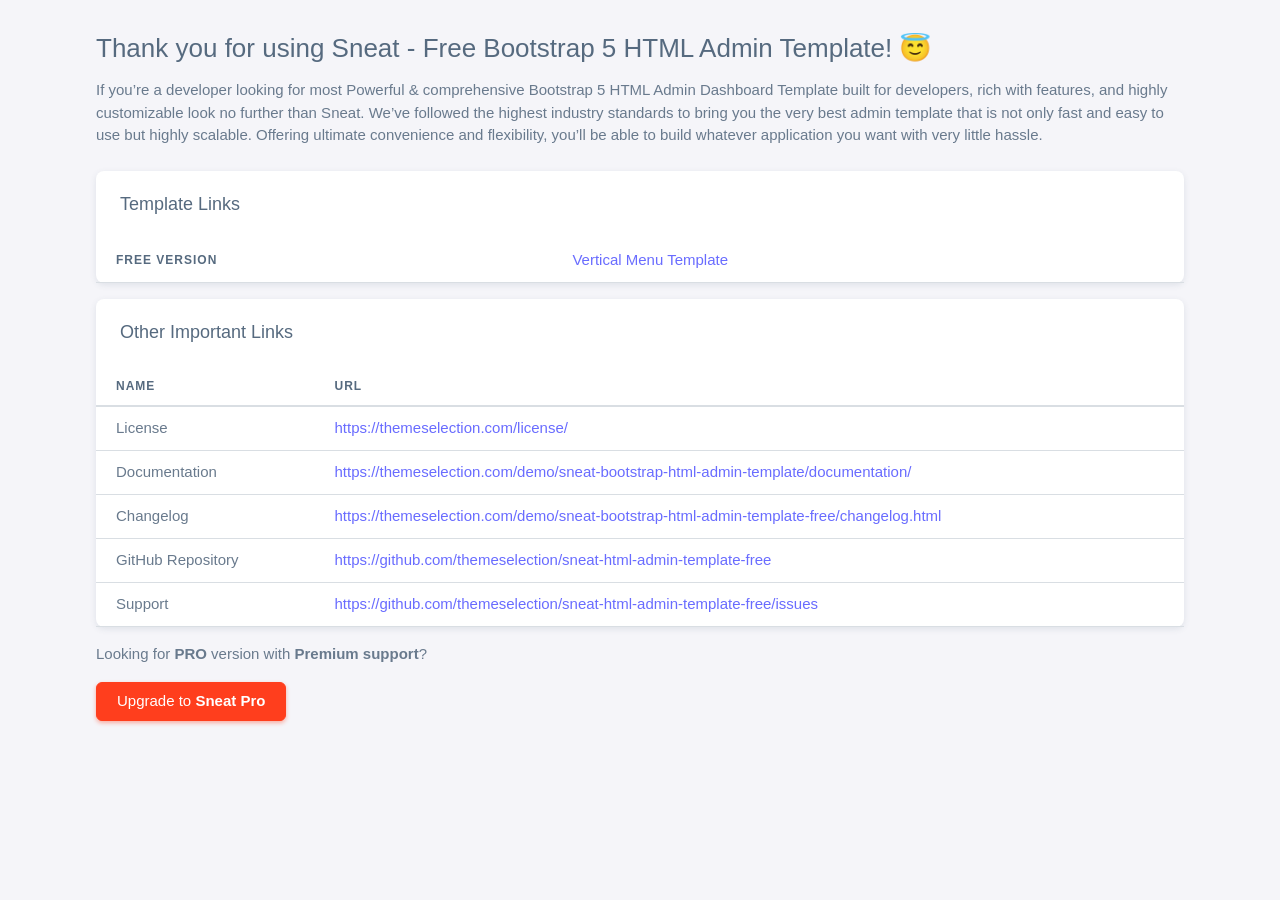
<file: User/index.html>
<!DOCTYPE html>


<html lang="en" class="light-style  customizer-hide" dir="ltr" data-theme="theme-default" data-assets-path="assets/"
  data-template="vertical-menu-template-no-customizer">

<head>
  <meta charset="utf-8" />
  <meta name="viewport"
    content="width=device-width, initial-scale=1.0, user-scalable=no, minimum-scale=1.0, maximum-scale=1.0" />

  <title>Sneat - Free Bootstrap 5 HTML Admin Template</title>

  <meta name="description" content="" />

  <!-- Favicon -->
  <link rel="icon" type="image/x-icon" href="assets/img/favicon/favicon.ico" />

  <!-- Fonts -->
  <link rel="preconnect" href="https://fonts.googleapis.com">
  <link rel="preconnect" href="https://fonts.gstatic.com" crossorigin>
  <link
    href="https://fonts.googleapis.com/css2?family=Open+Sans:ital,wght@0,300;0,400;0,500;0,600;0,700;1,300;1,400;1,500;1,600;1,700&display=swap"
    rel="stylesheet">

  <!-- Core CSS -->
  <link rel="stylesheet" href="assets/vendor/css/core.css" />
  <link rel="stylesheet" href="assets/vendor/css/theme-default.css" />
  <link rel="stylesheet" href="assets/css/demo.css" />
</head>

<body>

  <!-- Content -->
  <div class="container flex-grow-1 container-p-y my-2">
    <h3>Thank you for using Sneat - Free Bootstrap 5 HTML Admin Template! 😇</h3>
    <p>If you’re a developer looking for most Powerful & comprehensive Bootstrap 5 HTML Admin Dashboard Template built
      for developers, rich with features, and highly customizable look no further than Sneat. We’ve followed the highest
      industry standards to bring you the very best admin template that is not only fast and easy to use but highly
      scalable. Offering ultimate convenience and flexibility, you’ll be able to build whatever application you want
      with very little hassle.</p>

    <!-- Examples -->
    <div class="row mt-sm-4 mt-3">
      <div class="col-12 mb-3">
        <div class="card">
          <h5 class="card-header">Template Links</h5>
          <!-- Template Demo Links -->
          <table class="table">
            <tbody>
              <tr>
                <th>Free Version</th>
                <td><a href="html/index.html" target="_blank">Vertical Menu Template</a></td>
              </tr>
            </tbody>
          </table>
          <!--/ Template Demo Links -->
        </div>
      </div>

      <div class="col-12 mb-3">
        <div class="card">

          <h5 class="card-header">Other Important Links</h5>
          <!-- Other Links -->
          <table class="table">
            <thead>
              <tr>
                <th scope="col">Name</th>
                <th scope="col">URL</th>
              </tr>
            </thead>
            <tbody>

              <tr>
                <td>License </td>
                <td>
                  <a href="https://themeselection.com/license/" target="_blank">https://themeselection.com/license/</a>
                </td>
              </tr>

              <tr>
                <td>Documentation</td>
                <td>
                  <a href="https://themeselection.com/demo/sneat-bootstrap-html-admin-template/documentation/"
                    target="_blank">https://themeselection.com/demo/sneat-bootstrap-html-admin-template/documentation/</a>
                </td>
              </tr>

              <tr>
                <td>Changelog</td>
                <td>
                  <a href="https://themeselection.com/demo/sneat-bootstrap-html-admin-template-free/changelog.html"
                    target="_blank">https://themeselection.com/demo/sneat-bootstrap-html-admin-template-free/changelog.html</a>
                </td>
              </tr>


              <tr>
                <td>GitHub Repository</td>
                <td>
                  <a href="https://github.com/themeselection/sneat-html-admin-template-free"
                    target="_blank">https://github.com/themeselection/sneat-html-admin-template-free</a>
                </td>
              </tr>


              <tr>
                <td>Support</td>
                <td>
                  <a href="https://github.com/themeselection/sneat-html-admin-template-free/issues"
                    target="_blank">https://github.com/themeselection/sneat-html-admin-template-free/issues</a>
                </td>
              </tr>

            </tbody>
          </table>
          <!--/ Other Links -->
        </div>
      </div>

      <div class="col-12 mb-3">
        <p>Looking for <strong>PRO</strong> version with <strong>Premium support</strong>?</p>
        <div class="upgrade-to-pro">
          <a href="https://themeselection.com/products/sneat-bootstrap-html-admin-template/" target="_blank"
            class="btn btn-danger">Upgrade to <strong>Sneat Pro</strong></a>
        </div>
      </div>
    </div>
  </div>
  <!-- / Content -->

</body>

</html>
</file>
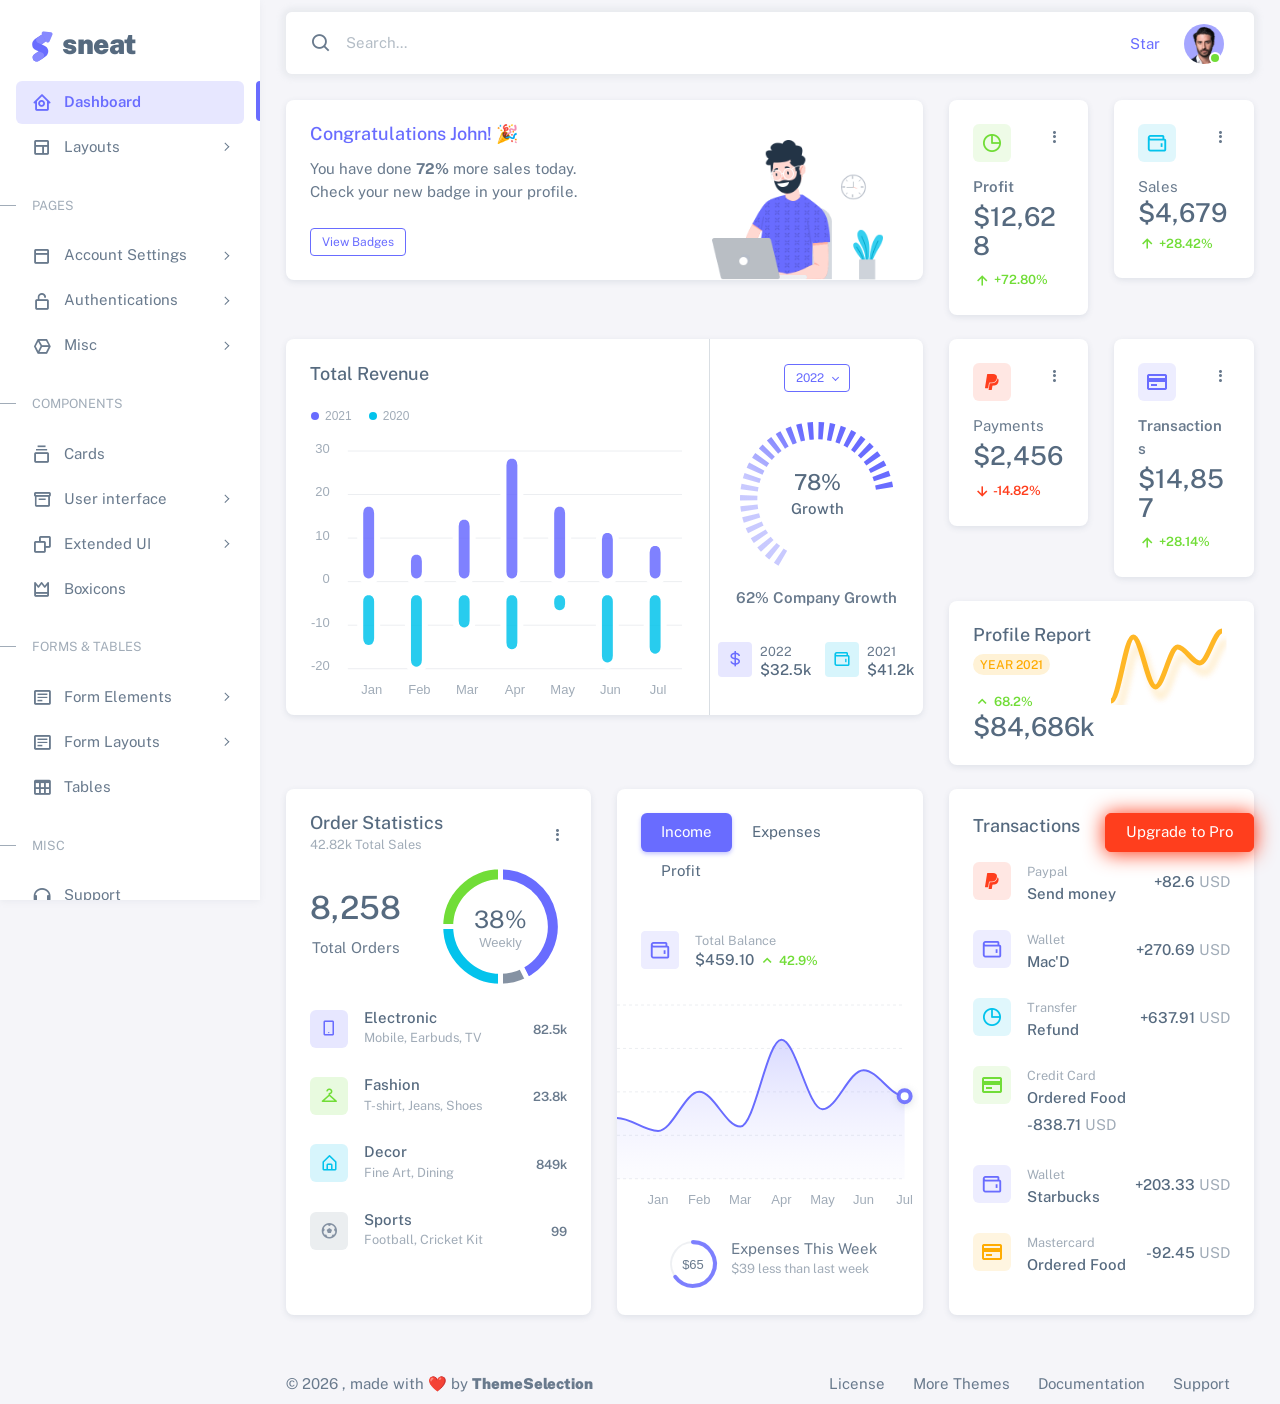
<file: User/html/index.html>
<!DOCTYPE html>

<!-- =========================================================
* Sneat - Bootstrap 5 HTML Admin Template - Pro | v1.0.0
==============================================================

* Product Page: https://themeselection.com/products/sneat-bootstrap-html-admin-template/
* Created by: ThemeSelection
* License: You must have a valid license purchased in order to legally use the theme for your project.
* Copyright ThemeSelection (https://themeselection.com)

=========================================================
 -->
<!-- beautify ignore:start -->
<html
  lang="en"
  class="light-style layout-menu-fixed"
  dir="ltr"
  data-theme="theme-default"
  data-assets-path="../assets/"
  data-template="vertical-menu-template-free"
>
  <head>
    <meta charset="utf-8" />
    <meta
      name="viewport"
      content="width=device-width, initial-scale=1.0, user-scalable=no, minimum-scale=1.0, maximum-scale=1.0"
    />

    <title>Dashboard - Analytics | Sneat - Bootstrap 5 HTML Admin Template - Pro</title>

    <meta name="description" content="" />

    <!-- Favicon -->
    <link rel="icon" type="image/x-icon" href="../assets/img/favicon/favicon.ico" />

    <!-- Fonts -->
    <link rel="preconnect" href="https://fonts.googleapis.com" />
    <link rel="preconnect" href="https://fonts.gstatic.com" crossorigin />
    <link
      href="https://fonts.googleapis.com/css2?family=Public+Sans:ital,wght@0,300;0,400;0,500;0,600;0,700;1,300;1,400;1,500;1,600;1,700&display=swap"
      rel="stylesheet"
    />

    <!-- Icons. Uncomment required icon fonts -->
    <link rel="stylesheet" href="../assets/vendor/fonts/boxicons.css" />

    <!-- Core CSS -->
    <link rel="stylesheet" href="../assets/vendor/css/core.css" class="template-customizer-core-css" />
    <link rel="stylesheet" href="../assets/vendor/css/theme-default.css" class="template-customizer-theme-css" />
    <link rel="stylesheet" href="../assets/css/demo.css" />

    <!-- Vendors CSS -->
    <link rel="stylesheet" href="../assets/vendor/libs/perfect-scrollbar/perfect-scrollbar.css" />

    <link rel="stylesheet" href="../assets/vendor/libs/apex-charts/apex-charts.css" />

    <!-- Page CSS -->

    <!-- Helpers -->
    <script src="../assets/vendor/js/helpers.js"></script>

    <!--! Template customizer & Theme config files MUST be included after core stylesheets and helpers.js in the <head> section -->
    <!--? Config:  Mandatory theme config file contain global vars & default theme options, Set your preferred theme option in this file.  -->
    <script src="../assets/js/config.js"></script>
  </head>

  <body>
    <!-- Layout wrapper -->
    <div class="layout-wrapper layout-content-navbar">
      <div class="layout-container">
        <!-- Menu -->

        <aside id="layout-menu" class="layout-menu menu-vertical menu bg-menu-theme">
          <div class="app-brand demo">
            <a href="index.html" class="app-brand-link">
              <span class="app-brand-logo demo">
                <svg
                  width="25"
                  viewBox="0 0 25 42"
                  version="1.1"
                  xmlns="http://www.w3.org/2000/svg"
                  xmlns:xlink="http://www.w3.org/1999/xlink"
                >
                  <defs>
                    <path
                      d="M13.7918663,0.358365126 L3.39788168,7.44174259 C0.566865006,9.69408886 -0.379795268,12.4788597 0.557900856,15.7960551 C0.68998853,16.2305145 1.09562888,17.7872135 3.12357076,19.2293357 C3.8146334,19.7207684 5.32369333,20.3834223 7.65075054,21.2172976 L7.59773219,21.2525164 L2.63468769,24.5493413 C0.445452254,26.3002124 0.0884951797,28.5083815 1.56381646,31.1738486 C2.83770406,32.8170431 5.20850219,33.2640127 7.09180128,32.5391577 C8.347334,32.0559211 11.4559176,30.0011079 16.4175519,26.3747182 C18.0338572,24.4997857 18.6973423,22.4544883 18.4080071,20.2388261 C17.963753,17.5346866 16.1776345,15.5799961 13.0496516,14.3747546 L10.9194936,13.4715819 L18.6192054,7.984237 L13.7918663,0.358365126 Z"
                      id="path-1"
                    ></path>
                    <path
                      d="M5.47320593,6.00457225 C4.05321814,8.216144 4.36334763,10.0722806 6.40359441,11.5729822 C8.61520715,12.571656 10.0999176,13.2171421 10.8577257,13.5094407 L15.5088241,14.433041 L18.6192054,7.984237 C15.5364148,3.11535317 13.9273018,0.573395879 13.7918663,0.358365126 C13.5790555,0.511491653 10.8061687,2.3935607 5.47320593,6.00457225 Z"
                      id="path-3"
                    ></path>
                    <path
                      d="M7.50063644,21.2294429 L12.3234468,23.3159332 C14.1688022,24.7579751 14.397098,26.4880487 13.008334,28.506154 C11.6195701,30.5242593 10.3099883,31.790241 9.07958868,32.3040991 C5.78142938,33.4346997 4.13234973,34 4.13234973,34 C4.13234973,34 2.75489982,33.0538207 2.37032616e-14,31.1614621 C-0.55822714,27.8186216 -0.55822714,26.0572515 -4.05231404e-15,25.8773518 C0.83734071,25.6075023 2.77988457,22.8248993 3.3049379,22.52991 C3.65497346,22.3332504 5.05353963,21.8997614 7.50063644,21.2294429 Z"
                      id="path-4"
                    ></path>
                    <path
                      d="M20.6,7.13333333 L25.6,13.8 C26.2627417,14.6836556 26.0836556,15.9372583 25.2,16.6 C24.8538077,16.8596443 24.4327404,17 24,17 L14,17 C12.8954305,17 12,16.1045695 12,15 C12,14.5672596 12.1403557,14.1461923 12.4,13.8 L17.4,7.13333333 C18.0627417,6.24967773 19.3163444,6.07059163 20.2,6.73333333 C20.3516113,6.84704183 20.4862915,6.981722 20.6,7.13333333 Z"
                      id="path-5"
                    ></path>
                  </defs>
                  <g id="g-app-brand" stroke="none" stroke-width="1" fill="none" fill-rule="evenodd">
                    <g id="Brand-Logo" transform="translate(-27.000000, -15.000000)">
                      <g id="Icon" transform="translate(27.000000, 15.000000)">
                        <g id="Mask" transform="translate(0.000000, 8.000000)">
                          <mask id="mask-2" fill="white">
                            <use xlink:href="#path-1"></use>
                          </mask>
                          <use fill="#696cff" xlink:href="#path-1"></use>
                          <g id="Path-3" mask="url(#mask-2)">
                            <use fill="#696cff" xlink:href="#path-3"></use>
                            <use fill-opacity="0.2" fill="#FFFFFF" xlink:href="#path-3"></use>
                          </g>
                          <g id="Path-4" mask="url(#mask-2)">
                            <use fill="#696cff" xlink:href="#path-4"></use>
                            <use fill-opacity="0.2" fill="#FFFFFF" xlink:href="#path-4"></use>
                          </g>
                        </g>
                        <g
                          id="Triangle"
                          transform="translate(19.000000, 11.000000) rotate(-300.000000) translate(-19.000000, -11.000000) "
                        >
                          <use fill="#696cff" xlink:href="#path-5"></use>
                          <use fill-opacity="0.2" fill="#FFFFFF" xlink:href="#path-5"></use>
                        </g>
                      </g>
                    </g>
                  </g>
                </svg>
              </span>
              <span class="app-brand-text demo menu-text fw-bolder ms-2">Sneat</span>
            </a>

            <a href="javascript:void(0);" class="layout-menu-toggle menu-link text-large ms-auto d-block d-xl-none">
              <i class="bx bx-chevron-left bx-sm align-middle"></i>
            </a>
          </div>

          <div class="menu-inner-shadow"></div>

          <ul class="menu-inner py-1">
            <!-- Dashboard -->
            <li class="menu-item active">
              <a href="index.html" class="menu-link">
                <i class="menu-icon tf-icons bx bx-home-circle"></i>
                <div data-i18n="Analytics">Dashboard</div>
              </a>
            </li>

            <!-- Layouts -->
            <li class="menu-item">
              <a href="javascript:void(0);" class="menu-link menu-toggle">
                <i class="menu-icon tf-icons bx bx-layout"></i>
                <div data-i18n="Layouts">Layouts</div>
              </a>

              <ul class="menu-sub">
                <li class="menu-item">
                  <a href="layouts-without-menu.html" class="menu-link">
                    <div data-i18n="Without menu">Without menu</div>
                  </a>
                </li>
                <li class="menu-item">
                  <a href="layouts-without-navbar.html" class="menu-link">
                    <div data-i18n="Without navbar">Without navbar</div>
                  </a>
                </li>
                <li class="menu-item">
                  <a href="layouts-container.html" class="menu-link">
                    <div data-i18n="Container">Container</div>
                  </a>
                </li>
                <li class="menu-item">
                  <a href="layouts-fluid.html" class="menu-link">
                    <div data-i18n="Fluid">Fluid</div>
                  </a>
                </li>
                <li class="menu-item">
                  <a href="layouts-blank.html" class="menu-link">
                    <div data-i18n="Blank">Blank</div>
                  </a>
                </li>
              </ul>
            </li>

            <li class="menu-header small text-uppercase">
              <span class="menu-header-text">Pages</span>
            </li>
            <li class="menu-item">
              <a href="javascript:void(0);" class="menu-link menu-toggle">
                <i class="menu-icon tf-icons bx bx-dock-top"></i>
                <div data-i18n="Account Settings">Account Settings</div>
              </a>
              <ul class="menu-sub">
                <li class="menu-item">
                  <a href="pages-account-settings-account.html" class="menu-link">
                    <div data-i18n="Account">Account</div>
                  </a>
                </li>
                <li class="menu-item">
                  <a href="pages-account-settings-notifications.html" class="menu-link">
                    <div data-i18n="Notifications">Notifications</div>
                  </a>
                </li>
                <li class="menu-item">
                  <a href="pages-account-settings-connections.html" class="menu-link">
                    <div data-i18n="Connections">Connections</div>
                  </a>
                </li>
              </ul>
            </li>
            <li class="menu-item">
              <a href="javascript:void(0);" class="menu-link menu-toggle">
                <i class="menu-icon tf-icons bx bx-lock-open-alt"></i>
                <div data-i18n="Authentications">Authentications</div>
              </a>
              <ul class="menu-sub">
                <li class="menu-item">
                  <a href="auth-login-basic.html" class="menu-link" target="_blank">
                    <div data-i18n="Basic">Login</div>
                  </a>
                </li>
                <li class="menu-item">
                  <a href="auth-register-basic.html" class="menu-link" target="_blank">
                    <div data-i18n="Basic">Register</div>
                  </a>
                </li>
                <li class="menu-item">
                  <a href="auth-forgot-password-basic.html" class="menu-link" target="_blank">
                    <div data-i18n="Basic">Forgot Password</div>
                  </a>
                </li>
              </ul>
            </li>
            <li class="menu-item">
              <a href="javascript:void(0);" class="menu-link menu-toggle">
                <i class="menu-icon tf-icons bx bx-cube-alt"></i>
                <div data-i18n="Misc">Misc</div>
              </a>
              <ul class="menu-sub">
                <li class="menu-item">
                  <a href="pages-misc-error.html" class="menu-link">
                    <div data-i18n="Error">Error</div>
                  </a>
                </li>
                <li class="menu-item">
                  <a href="pages-misc-under-maintenance.html" class="menu-link">
                    <div data-i18n="Under Maintenance">Under Maintenance</div>
                  </a>
                </li>
              </ul>
            </li>
            <!-- Components -->
            <li class="menu-header small text-uppercase"><span class="menu-header-text">Components</span></li>
            <!-- Cards -->
            <li class="menu-item">
              <a href="cards-basic.html" class="menu-link">
                <i class="menu-icon tf-icons bx bx-collection"></i>
                <div data-i18n="Basic">Cards</div>
              </a>
            </li>
            <!-- User interface -->
            <li class="menu-item">
              <a href="javascript:void(0)" class="menu-link menu-toggle">
                <i class="menu-icon tf-icons bx bx-box"></i>
                <div data-i18n="User interface">User interface</div>
              </a>
              <ul class="menu-sub">
                <li class="menu-item">
                  <a href="ui-accordion.html" class="menu-link">
                    <div data-i18n="Accordion">Accordion</div>
                  </a>
                </li>
                <li class="menu-item">
                  <a href="ui-alerts.html" class="menu-link">
                    <div data-i18n="Alerts">Alerts</div>
                  </a>
                </li>
                <li class="menu-item">
                  <a href="ui-badges.html" class="menu-link">
                    <div data-i18n="Badges">Badges</div>
                  </a>
                </li>
                <li class="menu-item">
                  <a href="ui-buttons.html" class="menu-link">
                    <div data-i18n="Buttons">Buttons</div>
                  </a>
                </li>
                <li class="menu-item">
                  <a href="ui-carousel.html" class="menu-link">
                    <div data-i18n="Carousel">Carousel</div>
                  </a>
                </li>
                <li class="menu-item">
                  <a href="ui-collapse.html" class="menu-link">
                    <div data-i18n="Collapse">Collapse</div>
                  </a>
                </li>
                <li class="menu-item">
                  <a href="ui-dropdowns.html" class="menu-link">
                    <div data-i18n="Dropdowns">Dropdowns</div>
                  </a>
                </li>
                <li class="menu-item">
                  <a href="ui-footer.html" class="menu-link">
                    <div data-i18n="Footer">Footer</div>
                  </a>
                </li>
                <li class="menu-item">
                  <a href="ui-list-groups.html" class="menu-link">
                    <div data-i18n="List Groups">List groups</div>
                  </a>
                </li>
                <li class="menu-item">
                  <a href="ui-modals.html" class="menu-link">
                    <div data-i18n="Modals">Modals</div>
                  </a>
                </li>
                <li class="menu-item">
                  <a href="ui-navbar.html" class="menu-link">
                    <div data-i18n="Navbar">Navbar</div>
                  </a>
                </li>
                <li class="menu-item">
                  <a href="ui-offcanvas.html" class="menu-link">
                    <div data-i18n="Offcanvas">Offcanvas</div>
                  </a>
                </li>
                <li class="menu-item">
                  <a href="ui-pagination-breadcrumbs.html" class="menu-link">
                    <div data-i18n="Pagination &amp; Breadcrumbs">Pagination &amp; Breadcrumbs</div>
                  </a>
                </li>
                <li class="menu-item">
                  <a href="ui-progress.html" class="menu-link">
                    <div data-i18n="Progress">Progress</div>
                  </a>
                </li>
                <li class="menu-item">
                  <a href="ui-spinners.html" class="menu-link">
                    <div data-i18n="Spinners">Spinners</div>
                  </a>
                </li>
                <li class="menu-item">
                  <a href="ui-tabs-pills.html" class="menu-link">
                    <div data-i18n="Tabs &amp; Pills">Tabs &amp; Pills</div>
                  </a>
                </li>
                <li class="menu-item">
                  <a href="ui-toasts.html" class="menu-link">
                    <div data-i18n="Toasts">Toasts</div>
                  </a>
                </li>
                <li class="menu-item">
                  <a href="ui-tooltips-popovers.html" class="menu-link">
                    <div data-i18n="Tooltips & Popovers">Tooltips &amp; popovers</div>
                  </a>
                </li>
                <li class="menu-item">
                  <a href="ui-typography.html" class="menu-link">
                    <div data-i18n="Typography">Typography</div>
                  </a>
                </li>
              </ul>
            </li>

            <!-- Extended components -->
            <li class="menu-item">
              <a href="javascript:void(0)" class="menu-link menu-toggle">
                <i class="menu-icon tf-icons bx bx-copy"></i>
                <div data-i18n="Extended UI">Extended UI</div>
              </a>
              <ul class="menu-sub">
                <li class="menu-item">
                  <a href="extended-ui-perfect-scrollbar.html" class="menu-link">
                    <div data-i18n="Perfect Scrollbar">Perfect scrollbar</div>
                  </a>
                </li>
                <li class="menu-item">
                  <a href="extended-ui-text-divider.html" class="menu-link">
                    <div data-i18n="Text Divider">Text Divider</div>
                  </a>
                </li>
              </ul>
            </li>

            <li class="menu-item">
              <a href="icons-boxicons.html" class="menu-link">
                <i class="menu-icon tf-icons bx bx-crown"></i>
                <div data-i18n="Boxicons">Boxicons</div>
              </a>
            </li>

            <!-- Forms & Tables -->
            <li class="menu-header small text-uppercase"><span class="menu-header-text">Forms &amp; Tables</span></li>
            <!-- Forms -->
            <li class="menu-item">
              <a href="javascript:void(0);" class="menu-link menu-toggle">
                <i class="menu-icon tf-icons bx bx-detail"></i>
                <div data-i18n="Form Elements">Form Elements</div>
              </a>
              <ul class="menu-sub">
                <li class="menu-item">
                  <a href="forms-basic-inputs.html" class="menu-link">
                    <div data-i18n="Basic Inputs">Basic Inputs</div>
                  </a>
                </li>
                <li class="menu-item">
                  <a href="forms-input-groups.html" class="menu-link">
                    <div data-i18n="Input groups">Input groups</div>
                  </a>
                </li>
              </ul>
            </li>
            <li class="menu-item">
              <a href="javascript:void(0);" class="menu-link menu-toggle">
                <i class="menu-icon tf-icons bx bx-detail"></i>
                <div data-i18n="Form Layouts">Form Layouts</div>
              </a>
              <ul class="menu-sub">
                <li class="menu-item">
                  <a href="form-layouts-vertical.html" class="menu-link">
                    <div data-i18n="Vertical Form">Vertical Form</div>
                  </a>
                </li>
                <li class="menu-item">
                  <a href="form-layouts-horizontal.html" class="menu-link">
                    <div data-i18n="Horizontal Form">Horizontal Form</div>
                  </a>
                </li>
              </ul>
            </li>
            <!-- Tables -->
            <li class="menu-item">
              <a href="tables-basic.html" class="menu-link">
                <i class="menu-icon tf-icons bx bx-table"></i>
                <div data-i18n="Tables">Tables</div>
              </a>
            </li>
            <!-- Misc -->
            <li class="menu-header small text-uppercase"><span class="menu-header-text">Misc</span></li>
            <li class="menu-item">
              <a
                href="https://github.com/themeselection/sneat-html-admin-template-free/issues"
                target="_blank"
                class="menu-link"
              >
                <i class="menu-icon tf-icons bx bx-support"></i>
                <div data-i18n="Support">Support</div>
              </a>
            </li>
            <li class="menu-item">
              <a
                href="https://themeselection.com/demo/sneat-bootstrap-html-admin-template/documentation/"
                target="_blank"
                class="menu-link"
              >
                <i class="menu-icon tf-icons bx bx-file"></i>
                <div data-i18n="Documentation">Documentation</div>
              </a>
            </li>
          </ul>
        </aside>
        <!-- / Menu -->

        <!-- Layout container -->
        <div class="layout-page">
          <!-- Navbar -->

          <nav
            class="layout-navbar container-xxl navbar navbar-expand-xl navbar-detached align-items-center bg-navbar-theme"
            id="layout-navbar"
          >
            <div class="layout-menu-toggle navbar-nav align-items-xl-center me-3 me-xl-0 d-xl-none">
              <a class="nav-item nav-link px-0 me-xl-4" href="javascript:void(0)">
                <i class="bx bx-menu bx-sm"></i>
              </a>
            </div>

            <div class="navbar-nav-right d-flex align-items-center" id="navbar-collapse">
              <!-- Search -->
              <div class="navbar-nav align-items-center">
                <div class="nav-item d-flex align-items-center">
                  <i class="bx bx-search fs-4 lh-0"></i>
                  <input
                    type="text"
                    class="form-control border-0 shadow-none"
                    placeholder="Search..."
                    aria-label="Search..."
                  />
                </div>
              </div>
              <!-- /Search -->

              <ul class="navbar-nav flex-row align-items-center ms-auto">
                <!-- Place this tag where you want the button to render. -->
                <li class="nav-item lh-1 me-3">
                  <a
                    class="github-button"
                    href="https://github.com/themeselection/sneat-html-admin-template-free"
                    data-icon="octicon-star"
                    data-size="large"
                    data-show-count="true"
                    aria-label="Star themeselection/sneat-html-admin-template-free on GitHub"
                    >Star</a
                  >
                </li>

                <!-- User -->
                <li class="nav-item navbar-dropdown dropdown-user dropdown">
                  <a class="nav-link dropdown-toggle hide-arrow" href="javascript:void(0);" data-bs-toggle="dropdown">
                    <div class="avatar avatar-online">
                      <img src="../assets/img/avatars/1.png" alt class="w-px-40 h-auto rounded-circle" />
                    </div>
                  </a>
                  <ul class="dropdown-menu dropdown-menu-end">
                    <li>
                      <a class="dropdown-item" href="#">
                        <div class="d-flex">
                          <div class="flex-shrink-0 me-3">
                            <div class="avatar avatar-online">
                              <img src="../assets/img/avatars/1.png" alt class="w-px-40 h-auto rounded-circle" />
                            </div>
                          </div>
                          <div class="flex-grow-1">
                            <span class="fw-semibold d-block">John Doe</span>
                            <small class="text-muted">Admin</small>
                          </div>
                        </div>
                      </a>
                    </li>
                    <li>
                      <div class="dropdown-divider"></div>
                    </li>
                    <li>
                      <a class="dropdown-item" href="#">
                        <i class="bx bx-user me-2"></i>
                        <span class="align-middle">My Profile</span>
                      </a>
                    </li>
                    <li>
                      <a class="dropdown-item" href="#">
                        <i class="bx bx-cog me-2"></i>
                        <span class="align-middle">Settings</span>
                      </a>
                    </li>
                    <li>
                      <a class="dropdown-item" href="#">
                        <span class="d-flex align-items-center align-middle">
                          <i class="flex-shrink-0 bx bx-credit-card me-2"></i>
                          <span class="flex-grow-1 align-middle">Billing</span>
                          <span class="flex-shrink-0 badge badge-center rounded-pill bg-danger w-px-20 h-px-20">4</span>
                        </span>
                      </a>
                    </li>
                    <li>
                      <div class="dropdown-divider"></div>
                    </li>
                    <li>
                      <a class="dropdown-item" href="auth-login-basic.html">
                        <i class="bx bx-power-off me-2"></i>
                        <span class="align-middle">Log Out</span>
                      </a>
                    </li>
                  </ul>
                </li>
                <!--/ User -->
              </ul>
            </div>
          </nav>

          <!-- / Navbar -->

          <!-- Content wrapper -->
          <div class="content-wrapper">
            <!-- Content -->

            <div class="container-xxl flex-grow-1 container-p-y">
              <div class="row">
                <div class="col-lg-8 mb-4 order-0">
                  <div class="card">
                    <div class="d-flex align-items-end row">
                      <div class="col-sm-7">
                        <div class="card-body">
                          <h5 class="card-title text-primary">Congratulations John! 🎉</h5>
                          <p class="mb-4">
                            You have done <span class="fw-bold">72%</span> more sales today. Check your new badge in
                            your profile.
                          </p>

                          <a href="javascript:;" class="btn btn-sm btn-outline-primary">View Badges</a>
                        </div>
                      </div>
                      <div class="col-sm-5 text-center text-sm-left">
                        <div class="card-body pb-0 px-0 px-md-4">
                          <img
                            src="../assets/img/illustrations/man-with-laptop-light.png"
                            height="140"
                            alt="View Badge User"
                            data-app-dark-img="illustrations/man-with-laptop-dark.png"
                            data-app-light-img="illustrations/man-with-laptop-light.png"
                          />
                        </div>
                      </div>
                    </div>
                  </div>
                </div>
                <div class="col-lg-4 col-md-4 order-1">
                  <div class="row">
                    <div class="col-lg-6 col-md-12 col-6 mb-4">
                      <div class="card">
                        <div class="card-body">
                          <div class="card-title d-flex align-items-start justify-content-between">
                            <div class="avatar flex-shrink-0">
                              <img
                                src="../assets/img/icons/unicons/chart-success.png"
                                alt="chart success"
                                class="rounded"
                              />
                            </div>
                            <div class="dropdown">
                              <button
                                class="btn p-0"
                                type="button"
                                id="cardOpt3"
                                data-bs-toggle="dropdown"
                                aria-haspopup="true"
                                aria-expanded="false"
                              >
                                <i class="bx bx-dots-vertical-rounded"></i>
                              </button>
                              <div class="dropdown-menu dropdown-menu-end" aria-labelledby="cardOpt3">
                                <a class="dropdown-item" href="javascript:void(0);">View More</a>
                                <a class="dropdown-item" href="javascript:void(0);">Delete</a>
                              </div>
                            </div>
                          </div>
                          <span class="fw-semibold d-block mb-1">Profit</span>
                          <h3 class="card-title mb-2">$12,628</h3>
                          <small class="text-success fw-semibold"><i class="bx bx-up-arrow-alt"></i> +72.80%</small>
                        </div>
                      </div>
                    </div>
                    <div class="col-lg-6 col-md-12 col-6 mb-4">
                      <div class="card">
                        <div class="card-body">
                          <div class="card-title d-flex align-items-start justify-content-between">
                            <div class="avatar flex-shrink-0">
                              <img
                                src="../assets/img/icons/unicons/wallet-info.png"
                                alt="Credit Card"
                                class="rounded"
                              />
                            </div>
                            <div class="dropdown">
                              <button
                                class="btn p-0"
                                type="button"
                                id="cardOpt6"
                                data-bs-toggle="dropdown"
                                aria-haspopup="true"
                                aria-expanded="false"
                              >
                                <i class="bx bx-dots-vertical-rounded"></i>
                              </button>
                              <div class="dropdown-menu dropdown-menu-end" aria-labelledby="cardOpt6">
                                <a class="dropdown-item" href="javascript:void(0);">View More</a>
                                <a class="dropdown-item" href="javascript:void(0);">Delete</a>
                              </div>
                            </div>
                          </div>
                          <span>Sales</span>
                          <h3 class="card-title text-nowrap mb-1">$4,679</h3>
                          <small class="text-success fw-semibold"><i class="bx bx-up-arrow-alt"></i> +28.42%</small>
                        </div>
                      </div>
                    </div>
                  </div>
                </div>
                <!-- Total Revenue -->
                <div class="col-12 col-lg-8 order-2 order-md-3 order-lg-2 mb-4">
                  <div class="card">
                    <div class="row row-bordered g-0">
                      <div class="col-md-8">
                        <h5 class="card-header m-0 me-2 pb-3">Total Revenue</h5>
                        <div id="totalRevenueChart" class="px-2"></div>
                      </div>
                      <div class="col-md-4">
                        <div class="card-body">
                          <div class="text-center">
                            <div class="dropdown">
                              <button
                                class="btn btn-sm btn-outline-primary dropdown-toggle"
                                type="button"
                                id="growthReportId"
                                data-bs-toggle="dropdown"
                                aria-haspopup="true"
                                aria-expanded="false"
                              >
                                2022
                              </button>
                              <div class="dropdown-menu dropdown-menu-end" aria-labelledby="growthReportId">
                                <a class="dropdown-item" href="javascript:void(0);">2021</a>
                                <a class="dropdown-item" href="javascript:void(0);">2020</a>
                                <a class="dropdown-item" href="javascript:void(0);">2019</a>
                              </div>
                            </div>
                          </div>
                        </div>
                        <div id="growthChart"></div>
                        <div class="text-center fw-semibold pt-3 mb-2">62% Company Growth</div>

                        <div class="d-flex px-xxl-4 px-lg-2 p-4 gap-xxl-3 gap-lg-1 gap-3 justify-content-between">
                          <div class="d-flex">
                            <div class="me-2">
                              <span class="badge bg-label-primary p-2"><i class="bx bx-dollar text-primary"></i></span>
                            </div>
                            <div class="d-flex flex-column">
                              <small>2022</small>
                              <h6 class="mb-0">$32.5k</h6>
                            </div>
                          </div>
                          <div class="d-flex">
                            <div class="me-2">
                              <span class="badge bg-label-info p-2"><i class="bx bx-wallet text-info"></i></span>
                            </div>
                            <div class="d-flex flex-column">
                              <small>2021</small>
                              <h6 class="mb-0">$41.2k</h6>
                            </div>
                          </div>
                        </div>
                      </div>
                    </div>
                  </div>
                </div>
                <!--/ Total Revenue -->
                <div class="col-12 col-md-8 col-lg-4 order-3 order-md-2">
                  <div class="row">
                    <div class="col-6 mb-4">
                      <div class="card">
                        <div class="card-body">
                          <div class="card-title d-flex align-items-start justify-content-between">
                            <div class="avatar flex-shrink-0">
                              <img src="../assets/img/icons/unicons/paypal.png" alt="Credit Card" class="rounded" />
                            </div>
                            <div class="dropdown">
                              <button
                                class="btn p-0"
                                type="button"
                                id="cardOpt4"
                                data-bs-toggle="dropdown"
                                aria-haspopup="true"
                                aria-expanded="false"
                              >
                                <i class="bx bx-dots-vertical-rounded"></i>
                              </button>
                              <div class="dropdown-menu dropdown-menu-end" aria-labelledby="cardOpt4">
                                <a class="dropdown-item" href="javascript:void(0);">View More</a>
                                <a class="dropdown-item" href="javascript:void(0);">Delete</a>
                              </div>
                            </div>
                          </div>
                          <span class="d-block mb-1">Payments</span>
                          <h3 class="card-title text-nowrap mb-2">$2,456</h3>
                          <small class="text-danger fw-semibold"><i class="bx bx-down-arrow-alt"></i> -14.82%</small>
                        </div>
                      </div>
                    </div>
                    <div class="col-6 mb-4">
                      <div class="card">
                        <div class="card-body">
                          <div class="card-title d-flex align-items-start justify-content-between">
                            <div class="avatar flex-shrink-0">
                              <img src="../assets/img/icons/unicons/cc-primary.png" alt="Credit Card" class="rounded" />
                            </div>
                            <div class="dropdown">
                              <button
                                class="btn p-0"
                                type="button"
                                id="cardOpt1"
                                data-bs-toggle="dropdown"
                                aria-haspopup="true"
                                aria-expanded="false"
                              >
                                <i class="bx bx-dots-vertical-rounded"></i>
                              </button>
                              <div class="dropdown-menu" aria-labelledby="cardOpt1">
                                <a class="dropdown-item" href="javascript:void(0);">View More</a>
                                <a class="dropdown-item" href="javascript:void(0);">Delete</a>
                              </div>
                            </div>
                          </div>
                          <span class="fw-semibold d-block mb-1">Transactions</span>
                          <h3 class="card-title mb-2">$14,857</h3>
                          <small class="text-success fw-semibold"><i class="bx bx-up-arrow-alt"></i> +28.14%</small>
                        </div>
                      </div>
                    </div>
                    <!-- </div>
    <div class="row"> -->
                    <div class="col-12 mb-4">
                      <div class="card">
                        <div class="card-body">
                          <div class="d-flex justify-content-between flex-sm-row flex-column gap-3">
                            <div class="d-flex flex-sm-column flex-row align-items-start justify-content-between">
                              <div class="card-title">
                                <h5 class="text-nowrap mb-2">Profile Report</h5>
                                <span class="badge bg-label-warning rounded-pill">Year 2021</span>
                              </div>
                              <div class="mt-sm-auto">
                                <small class="text-success text-nowrap fw-semibold"
                                  ><i class="bx bx-chevron-up"></i> 68.2%</small
                                >
                                <h3 class="mb-0">$84,686k</h3>
                              </div>
                            </div>
                            <div id="profileReportChart"></div>
                          </div>
                        </div>
                      </div>
                    </div>
                  </div>
                </div>
              </div>
              <div class="row">
                <!-- Order Statistics -->
                <div class="col-md-6 col-lg-4 col-xl-4 order-0 mb-4">
                  <div class="card h-100">
                    <div class="card-header d-flex align-items-center justify-content-between pb-0">
                      <div class="card-title mb-0">
                        <h5 class="m-0 me-2">Order Statistics</h5>
                        <small class="text-muted">42.82k Total Sales</small>
                      </div>
                      <div class="dropdown">
                        <button
                          class="btn p-0"
                          type="button"
                          id="orederStatistics"
                          data-bs-toggle="dropdown"
                          aria-haspopup="true"
                          aria-expanded="false"
                        >
                          <i class="bx bx-dots-vertical-rounded"></i>
                        </button>
                        <div class="dropdown-menu dropdown-menu-end" aria-labelledby="orederStatistics">
                          <a class="dropdown-item" href="javascript:void(0);">Select All</a>
                          <a class="dropdown-item" href="javascript:void(0);">Refresh</a>
                          <a class="dropdown-item" href="javascript:void(0);">Share</a>
                        </div>
                      </div>
                    </div>
                    <div class="card-body">
                      <div class="d-flex justify-content-between align-items-center mb-3">
                        <div class="d-flex flex-column align-items-center gap-1">
                          <h2 class="mb-2">8,258</h2>
                          <span>Total Orders</span>
                        </div>
                        <div id="orderStatisticsChart"></div>
                      </div>
                      <ul class="p-0 m-0">
                        <li class="d-flex mb-4 pb-1">
                          <div class="avatar flex-shrink-0 me-3">
                            <span class="avatar-initial rounded bg-label-primary"
                              ><i class="bx bx-mobile-alt"></i
                            ></span>
                          </div>
                          <div class="d-flex w-100 flex-wrap align-items-center justify-content-between gap-2">
                            <div class="me-2">
                              <h6 class="mb-0">Electronic</h6>
                              <small class="text-muted">Mobile, Earbuds, TV</small>
                            </div>
                            <div class="user-progress">
                              <small class="fw-semibold">82.5k</small>
                            </div>
                          </div>
                        </li>
                        <li class="d-flex mb-4 pb-1">
                          <div class="avatar flex-shrink-0 me-3">
                            <span class="avatar-initial rounded bg-label-success"><i class="bx bx-closet"></i></span>
                          </div>
                          <div class="d-flex w-100 flex-wrap align-items-center justify-content-between gap-2">
                            <div class="me-2">
                              <h6 class="mb-0">Fashion</h6>
                              <small class="text-muted">T-shirt, Jeans, Shoes</small>
                            </div>
                            <div class="user-progress">
                              <small class="fw-semibold">23.8k</small>
                            </div>
                          </div>
                        </li>
                        <li class="d-flex mb-4 pb-1">
                          <div class="avatar flex-shrink-0 me-3">
                            <span class="avatar-initial rounded bg-label-info"><i class="bx bx-home-alt"></i></span>
                          </div>
                          <div class="d-flex w-100 flex-wrap align-items-center justify-content-between gap-2">
                            <div class="me-2">
                              <h6 class="mb-0">Decor</h6>
                              <small class="text-muted">Fine Art, Dining</small>
                            </div>
                            <div class="user-progress">
                              <small class="fw-semibold">849k</small>
                            </div>
                          </div>
                        </li>
                        <li class="d-flex">
                          <div class="avatar flex-shrink-0 me-3">
                            <span class="avatar-initial rounded bg-label-secondary"
                              ><i class="bx bx-football"></i
                            ></span>
                          </div>
                          <div class="d-flex w-100 flex-wrap align-items-center justify-content-between gap-2">
                            <div class="me-2">
                              <h6 class="mb-0">Sports</h6>
                              <small class="text-muted">Football, Cricket Kit</small>
                            </div>
                            <div class="user-progress">
                              <small class="fw-semibold">99</small>
                            </div>
                          </div>
                        </li>
                      </ul>
                    </div>
                  </div>
                </div>
                <!--/ Order Statistics -->

                <!-- Expense Overview -->
                <div class="col-md-6 col-lg-4 order-1 mb-4">
                  <div class="card h-100">
                    <div class="card-header">
                      <ul class="nav nav-pills" role="tablist">
                        <li class="nav-item">
                          <button
                            type="button"
                            class="nav-link active"
                            role="tab"
                            data-bs-toggle="tab"
                            data-bs-target="#navs-tabs-line-card-income"
                            aria-controls="navs-tabs-line-card-income"
                            aria-selected="true"
                          >
                            Income
                          </button>
                        </li>
                        <li class="nav-item">
                          <button type="button" class="nav-link" role="tab">Expenses</button>
                        </li>
                        <li class="nav-item">
                          <button type="button" class="nav-link" role="tab">Profit</button>
                        </li>
                      </ul>
                    </div>
                    <div class="card-body px-0">
                      <div class="tab-content p-0">
                        <div class="tab-pane fade show active" id="navs-tabs-line-card-income" role="tabpanel">
                          <div class="d-flex p-4 pt-3">
                            <div class="avatar flex-shrink-0 me-3">
                              <img src="../assets/img/icons/unicons/wallet.png" alt="User" />
                            </div>
                            <div>
                              <small class="text-muted d-block">Total Balance</small>
                              <div class="d-flex align-items-center">
                                <h6 class="mb-0 me-1">$459.10</h6>
                                <small class="text-success fw-semibold">
                                  <i class="bx bx-chevron-up"></i>
                                  42.9%
                                </small>
                              </div>
                            </div>
                          </div>
                          <div id="incomeChart"></div>
                          <div class="d-flex justify-content-center pt-4 gap-2">
                            <div class="flex-shrink-0">
                              <div id="expensesOfWeek"></div>
                            </div>
                            <div>
                              <p class="mb-n1 mt-1">Expenses This Week</p>
                              <small class="text-muted">$39 less than last week</small>
                            </div>
                          </div>
                        </div>
                      </div>
                    </div>
                  </div>
                </div>
                <!--/ Expense Overview -->

                <!-- Transactions -->
                <div class="col-md-6 col-lg-4 order-2 mb-4">
                  <div class="card h-100">
                    <div class="card-header d-flex align-items-center justify-content-between">
                      <h5 class="card-title m-0 me-2">Transactions</h5>
                      <div class="dropdown">
                        <button
                          class="btn p-0"
                          type="button"
                          id="transactionID"
                          data-bs-toggle="dropdown"
                          aria-haspopup="true"
                          aria-expanded="false"
                        >
                          <i class="bx bx-dots-vertical-rounded"></i>
                        </button>
                        <div class="dropdown-menu dropdown-menu-end" aria-labelledby="transactionID">
                          <a class="dropdown-item" href="javascript:void(0);">Last 28 Days</a>
                          <a class="dropdown-item" href="javascript:void(0);">Last Month</a>
                          <a class="dropdown-item" href="javascript:void(0);">Last Year</a>
                        </div>
                      </div>
                    </div>
                    <div class="card-body">
                      <ul class="p-0 m-0">
                        <li class="d-flex mb-4 pb-1">
                          <div class="avatar flex-shrink-0 me-3">
                            <img src="../assets/img/icons/unicons/paypal.png" alt="User" class="rounded" />
                          </div>
                          <div class="d-flex w-100 flex-wrap align-items-center justify-content-between gap-2">
                            <div class="me-2">
                              <small class="text-muted d-block mb-1">Paypal</small>
                              <h6 class="mb-0">Send money</h6>
                            </div>
                            <div class="user-progress d-flex align-items-center gap-1">
                              <h6 class="mb-0">+82.6</h6>
                              <span class="text-muted">USD</span>
                            </div>
                          </div>
                        </li>
                        <li class="d-flex mb-4 pb-1">
                          <div class="avatar flex-shrink-0 me-3">
                            <img src="../assets/img/icons/unicons/wallet.png" alt="User" class="rounded" />
                          </div>
                          <div class="d-flex w-100 flex-wrap align-items-center justify-content-between gap-2">
                            <div class="me-2">
                              <small class="text-muted d-block mb-1">Wallet</small>
                              <h6 class="mb-0">Mac'D</h6>
                            </div>
                            <div class="user-progress d-flex align-items-center gap-1">
                              <h6 class="mb-0">+270.69</h6>
                              <span class="text-muted">USD</span>
                            </div>
                          </div>
                        </li>
                        <li class="d-flex mb-4 pb-1">
                          <div class="avatar flex-shrink-0 me-3">
                            <img src="../assets/img/icons/unicons/chart.png" alt="User" class="rounded" />
                          </div>
                          <div class="d-flex w-100 flex-wrap align-items-center justify-content-between gap-2">
                            <div class="me-2">
                              <small class="text-muted d-block mb-1">Transfer</small>
                              <h6 class="mb-0">Refund</h6>
                            </div>
                            <div class="user-progress d-flex align-items-center gap-1">
                              <h6 class="mb-0">+637.91</h6>
                              <span class="text-muted">USD</span>
                            </div>
                          </div>
                        </li>
                        <li class="d-flex mb-4 pb-1">
                          <div class="avatar flex-shrink-0 me-3">
                            <img src="../assets/img/icons/unicons/cc-success.png" alt="User" class="rounded" />
                          </div>
                          <div class="d-flex w-100 flex-wrap align-items-center justify-content-between gap-2">
                            <div class="me-2">
                              <small class="text-muted d-block mb-1">Credit Card</small>
                              <h6 class="mb-0">Ordered Food</h6>
                            </div>
                            <div class="user-progress d-flex align-items-center gap-1">
                              <h6 class="mb-0">-838.71</h6>
                              <span class="text-muted">USD</span>
                            </div>
                          </div>
                        </li>
                        <li class="d-flex mb-4 pb-1">
                          <div class="avatar flex-shrink-0 me-3">
                            <img src="../assets/img/icons/unicons/wallet.png" alt="User" class="rounded" />
                          </div>
                          <div class="d-flex w-100 flex-wrap align-items-center justify-content-between gap-2">
                            <div class="me-2">
                              <small class="text-muted d-block mb-1">Wallet</small>
                              <h6 class="mb-0">Starbucks</h6>
                            </div>
                            <div class="user-progress d-flex align-items-center gap-1">
                              <h6 class="mb-0">+203.33</h6>
                              <span class="text-muted">USD</span>
                            </div>
                          </div>
                        </li>
                        <li class="d-flex">
                          <div class="avatar flex-shrink-0 me-3">
                            <img src="../assets/img/icons/unicons/cc-warning.png" alt="User" class="rounded" />
                          </div>
                          <div class="d-flex w-100 flex-wrap align-items-center justify-content-between gap-2">
                            <div class="me-2">
                              <small class="text-muted d-block mb-1">Mastercard</small>
                              <h6 class="mb-0">Ordered Food</h6>
                            </div>
                            <div class="user-progress d-flex align-items-center gap-1">
                              <h6 class="mb-0">-92.45</h6>
                              <span class="text-muted">USD</span>
                            </div>
                          </div>
                        </li>
                      </ul>
                    </div>
                  </div>
                </div>
                <!--/ Transactions -->
              </div>
            </div>
            <!-- / Content -->

            <!-- Footer -->
            <footer class="content-footer footer bg-footer-theme">
              <div class="container-xxl d-flex flex-wrap justify-content-between py-2 flex-md-row flex-column">
                <div class="mb-2 mb-md-0">
                  ©
                  <script>
                    document.write(new Date().getFullYear());
                  </script>
                  , made with ❤️ by
                  <a href="https://themeselection.com" target="_blank" class="footer-link fw-bolder">ThemeSelection</a>
                </div>
                <div>
                  <a href="https://themeselection.com/license/" class="footer-link me-4" target="_blank">License</a>
                  <a href="https://themeselection.com/" target="_blank" class="footer-link me-4">More Themes</a>

                  <a
                    href="https://themeselection.com/demo/sneat-bootstrap-html-admin-template/documentation/"
                    target="_blank"
                    class="footer-link me-4"
                    >Documentation</a
                  >

                  <a
                    href="https://github.com/themeselection/sneat-html-admin-template-free/issues"
                    target="_blank"
                    class="footer-link me-4"
                    >Support</a
                  >
                </div>
              </div>
            </footer>
            <!-- / Footer -->

            <div class="content-backdrop fade"></div>
          </div>
          <!-- Content wrapper -->
        </div>
        <!-- / Layout page -->
      </div>

      <!-- Overlay -->
      <div class="layout-overlay layout-menu-toggle"></div>
    </div>
    <!-- / Layout wrapper -->

    <div class="buy-now">
      <a
        href="https://themeselection.com/products/sneat-bootstrap-html-admin-template/"
        target="_blank"
        class="btn btn-danger btn-buy-now"
        >Upgrade to Pro</a
      >
    </div>

    <!-- Core JS -->
    <!-- build:js assets/vendor/js/core.js -->
    <script src="../assets/vendor/libs/jquery/jquery.js"></script>
    <script src="../assets/vendor/libs/popper/popper.js"></script>
    <script src="../assets/vendor/js/bootstrap.js"></script>
    <script src="../assets/vendor/libs/perfect-scrollbar/perfect-scrollbar.js"></script>

    <script src="../assets/vendor/js/menu.js"></script>
    <!-- endbuild -->

    <!-- Vendors JS -->
    <script src="../assets/vendor/libs/apex-charts/apexcharts.js"></script>

    <!-- Main JS -->
    <script src="../assets/js/main.js"></script>

    <!-- Page JS -->
    <script src="../assets/js/dashboards-analytics.js"></script>

    <!-- Place this tag in your head or just before your close body tag. -->
    <script async defer src="https://buttons.github.io/buttons.js"></script>
  </body>
</html>
</file>
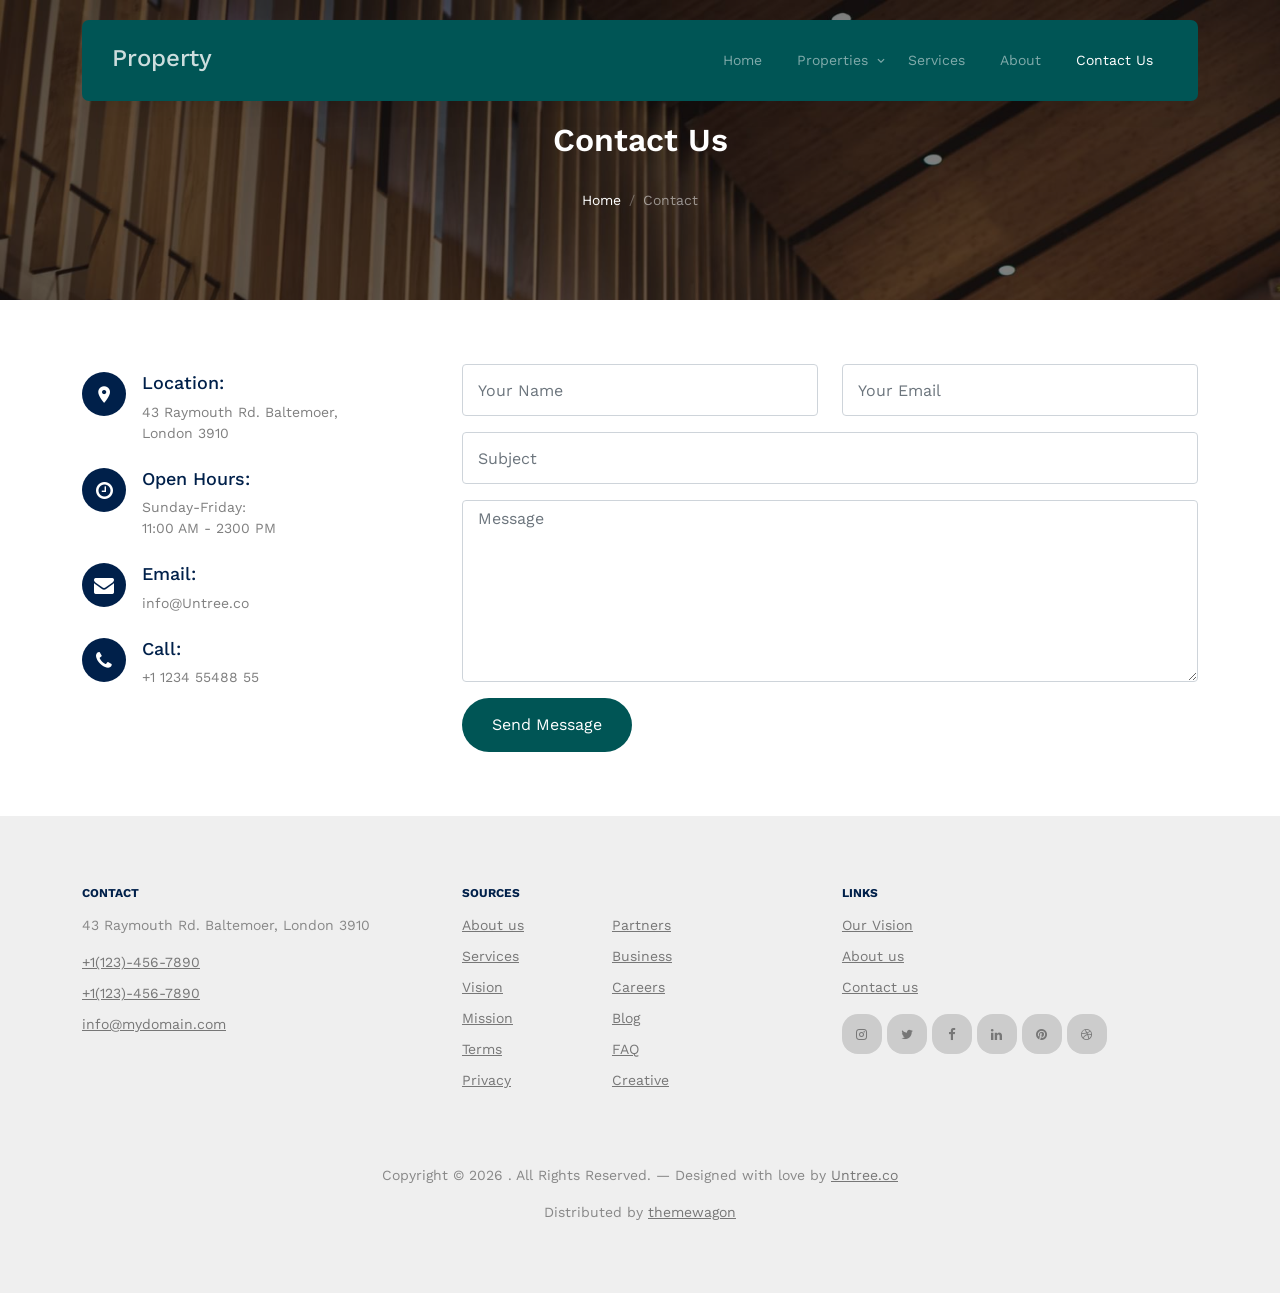
<file: contact.html>
<!-- /*
* Template Name: Property
* Template Author: Untree.co
* Template URI: https://untree.co/
* License: https://creativecommons.org/licenses/by/3.0/
*/ -->
<!DOCTYPE html>
<html lang="en">
  <head>
    <meta charset="utf-8" />
    <meta name="viewport" content="width=device-width, initial-scale=1" />
    <meta name="author" content="Untree.co" />
    <link rel="shortcut icon" href="favicon.png" />

    <meta name="description" content="" />
    <meta name="keywords" content="bootstrap, bootstrap5" />

    <link rel="preconnect" href="https://fonts.googleapis.com" />
    <link rel="preconnect" href="https://fonts.gstatic.com" crossorigin />
    <link
      href="https://fonts.googleapis.com/css2?family=Work+Sans:wght@400;500;600;700&display=swap"
      rel="stylesheet"
    />

    <link rel="stylesheet" href="fonts/icomoon/style.css" />
    <link rel="stylesheet" href="fonts/flaticon/font/flaticon.css" />

    <link rel="stylesheet" href="css/tiny-slider.css" />
    <link rel="stylesheet" href="css/aos.css" />
    <link rel="stylesheet" href="css/style.css" />

    <title>
      Property &mdash; Free Bootstrap 5 Website Template by Untree.co
    </title>
  </head>
  <body>
    <div class="site-mobile-menu site-navbar-target">
      <div class="site-mobile-menu-header">
        <div class="site-mobile-menu-close">
          <span class="icofont-close js-menu-toggle"></span>
        </div>
      </div>
      <div class="site-mobile-menu-body"></div>
    </div>

    <nav class="site-nav">
      <div class="container">
        <div class="menu-bg-wrap">
          <div class="site-navigation">
            <a href="index.html" class="logo m-0 float-start">Property</a>

            <ul
              class="js-clone-nav d-none d-lg-inline-block text-start site-menu float-end"
            >
              <li><a href="index.html">Home</a></li>
              <li class="has-children">
                <a href="properties.html">Properties</a>
                <ul class="dropdown">
                  <li><a href="#">Buy Property</a></li>
                  <li><a href="#">Sell Property</a></li>
                  <li class="has-children">
                    <a href="#">Dropdown</a>
                    <ul class="dropdown">
                      <li><a href="#">Sub Menu One</a></li>
                      <li><a href="#">Sub Menu Two</a></li>
                      <li><a href="#">Sub Menu Three</a></li>
                    </ul>
                  </li>
                </ul>
              </li>
              <li><a href="services.html">Services</a></li>
              <li><a href="about.html">About</a></li>
              <li class="active"><a href="contact.html">Contact Us</a></li>
            </ul>

            <a
              href="#"
              class="burger light me-auto float-end mt-1 site-menu-toggle js-menu-toggle d-inline-block d-lg-none"
              data-toggle="collapse"
              data-target="#main-navbar"
            >
              <span></span>
            </a>
          </div>
        </div>
      </div>
    </nav>

    <div
      class="hero page-inner overlay"
      style="background-image: url('images/hero_bg_1.jpg')"
    >
      <div class="container">
        <div class="row justify-content-center align-items-center">
          <div class="col-lg-9 text-center mt-5">
            <h1 class="heading" data-aos="fade-up">Contact Us</h1>

            <nav
              aria-label="breadcrumb"
              data-aos="fade-up"
              data-aos-delay="200"
            >
              <ol class="breadcrumb text-center justify-content-center">
                <li class="breadcrumb-item"><a href="index.html">Home</a></li>
                <li
                  class="breadcrumb-item active text-white-50"
                  aria-current="page"
                >
                  Contact
                </li>
              </ol>
            </nav>
          </div>
        </div>
      </div>
    </div>

    <div class="section">
      <div class="container">
        <div class="row">
          <div
            class="col-lg-4 mb-5 mb-lg-0"
            data-aos="fade-up"
            data-aos-delay="100"
          >
            <div class="contact-info">
              <div class="address mt-2">
                <i class="icon-room"></i>
                <h4 class="mb-2">Location:</h4>
                <p>
                  43 Raymouth Rd. Baltemoer,<br />
                  London 3910
                </p>
              </div>

              <div class="open-hours mt-4">
                <i class="icon-clock-o"></i>
                <h4 class="mb-2">Open Hours:</h4>
                <p>
                  Sunday-Friday:<br />
                  11:00 AM - 2300 PM
                </p>
              </div>

              <div class="email mt-4">
                <i class="icon-envelope"></i>
                <h4 class="mb-2">Email:</h4>
                <p>info@Untree.co</p>
              </div>

              <div class="phone mt-4">
                <i class="icon-phone"></i>
                <h4 class="mb-2">Call:</h4>
                <p>+1 1234 55488 55</p>
              </div>
            </div>
          </div>
          <div class="col-lg-8" data-aos="fade-up" data-aos-delay="200">
            <form action="#">
              <div class="row">
                <div class="col-6 mb-3">
                  <input
                    type="text"
                    class="form-control"
                    placeholder="Your Name"
                  />
                </div>
                <div class="col-6 mb-3">
                  <input
                    type="email"
                    class="form-control"
                    placeholder="Your Email"
                  />
                </div>
                <div class="col-12 mb-3">
                  <input
                    type="text"
                    class="form-control"
                    placeholder="Subject"
                  />
                </div>
                <div class="col-12 mb-3">
                  <textarea
                    name=""
                    id=""
                    cols="30"
                    rows="7"
                    class="form-control"
                    placeholder="Message"
                  ></textarea>
                </div>

                <div class="col-12">
                  <input
                    type="submit"
                    value="Send Message"
                    class="btn btn-primary"
                  />
                </div>
              </div>
            </form>
          </div>
        </div>
      </div>
    </div>
    <!-- /.untree_co-section -->

    <div class="site-footer">
      <div class="container">
        <div class="row">
          <div class="col-lg-4">
            <div class="widget">
              <h3>Contact</h3>
              <address>43 Raymouth Rd. Baltemoer, London 3910</address>
              <ul class="list-unstyled links">
                <li><a href="tel://11234567890">+1(123)-456-7890</a></li>
                <li><a href="tel://11234567890">+1(123)-456-7890</a></li>
                <li>
                  <a href="mailto:info@mydomain.com">info@mydomain.com</a>
                </li>
              </ul>
            </div>
            <!-- /.widget -->
          </div>
          <!-- /.col-lg-4 -->
          <div class="col-lg-4">
            <div class="widget">
              <h3>Sources</h3>
              <ul class="list-unstyled float-start links">
                <li><a href="#">About us</a></li>
                <li><a href="#">Services</a></li>
                <li><a href="#">Vision</a></li>
                <li><a href="#">Mission</a></li>
                <li><a href="#">Terms</a></li>
                <li><a href="#">Privacy</a></li>
              </ul>
              <ul class="list-unstyled float-start links">
                <li><a href="#">Partners</a></li>
                <li><a href="#">Business</a></li>
                <li><a href="#">Careers</a></li>
                <li><a href="#">Blog</a></li>
                <li><a href="#">FAQ</a></li>
                <li><a href="#">Creative</a></li>
              </ul>
            </div>
            <!-- /.widget -->
          </div>
          <!-- /.col-lg-4 -->
          <div class="col-lg-4">
            <div class="widget">
              <h3>Links</h3>
              <ul class="list-unstyled links">
                <li><a href="#">Our Vision</a></li>
                <li><a href="#">About us</a></li>
                <li><a href="#">Contact us</a></li>
              </ul>

              <ul class="list-unstyled social">
                <li>
                  <a href="#"><span class="icon-instagram"></span></a>
                </li>
                <li>
                  <a href="#"><span class="icon-twitter"></span></a>
                </li>
                <li>
                  <a href="#"><span class="icon-facebook"></span></a>
                </li>
                <li>
                  <a href="#"><span class="icon-linkedin"></span></a>
                </li>
                <li>
                  <a href="#"><span class="icon-pinterest"></span></a>
                </li>
                <li>
                  <a href="#"><span class="icon-dribbble"></span></a>
                </li>
              </ul>
            </div>
            <!-- /.widget -->
          </div>
          <!-- /.col-lg-4 -->
        </div>
        <!-- /.row -->

        <div class="row mt-5">
          <div class="col-12 text-center">
            <!-- 
              **==========
              NOTE: 
              Please don't remove this copyright link unless you buy the license here https://untree.co/license/  
              **==========
            -->

            <p>
              Copyright &copy;
              <script>
                document.write(new Date().getFullYear());
              </script>
              . All Rights Reserved. &mdash; Designed with love by
              <a href="https://untree.co">Untree.co</a>
              <!-- License information: https://untree.co/license/ -->
            </p>
            <div>
              Distributed by
              <a href="https://themewagon.com/" target="_blank">themewagon</a>
            </div>
          </div>
        </div>
      </div>
      <!-- /.container -->
    </div>
    <!-- /.site-footer -->

    <!-- Preloader -->
    <div id="overlayer"></div>
    <div class="loader">
      <div class="spinner-border" role="status">
        <span class="visually-hidden">Loading...</span>
      </div>
    </div>

    <script src="js/bootstrap.bundle.min.js"></script>
    <script src="js/tiny-slider.js"></script>
    <script src="js/aos.js"></script>
    <script src="js/navbar.js"></script>
    <script src="js/counter.js"></script>
    <script src="js/custom.js"></script>
  </body>
</html>
</file>
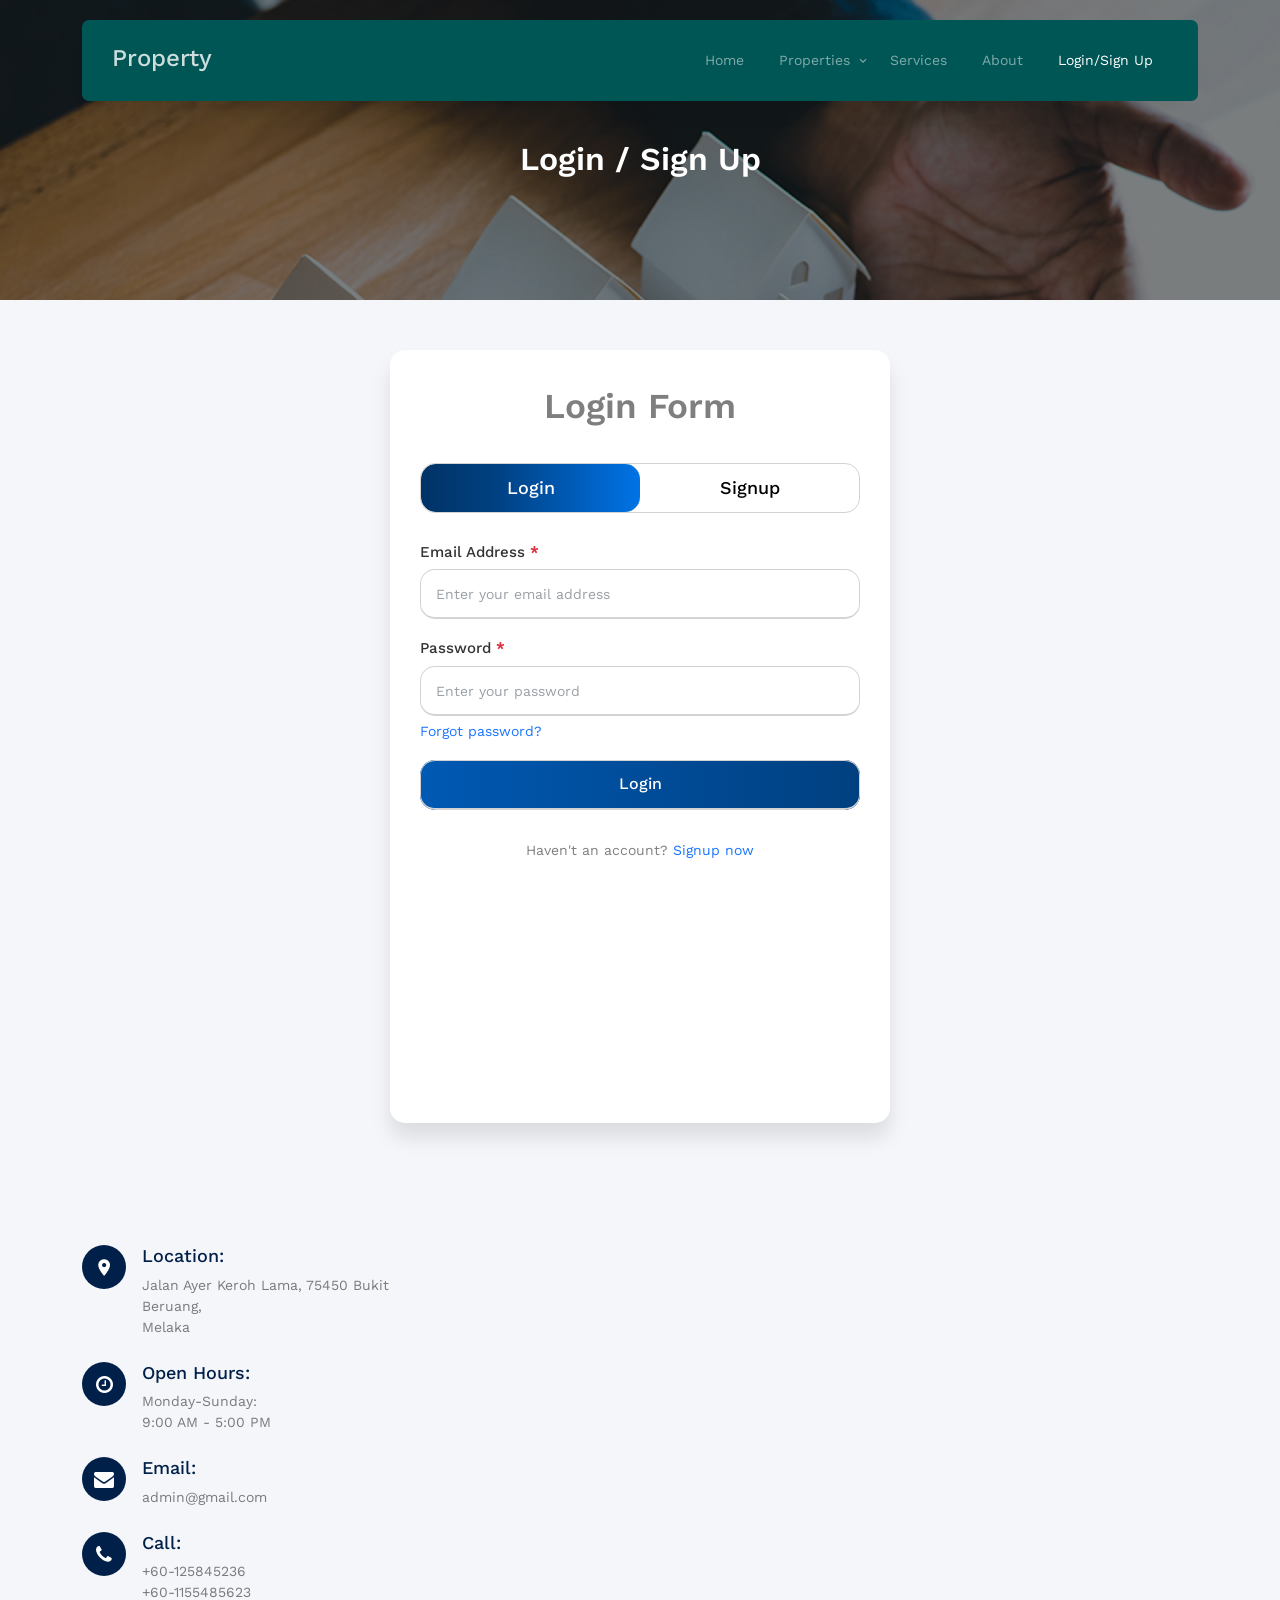
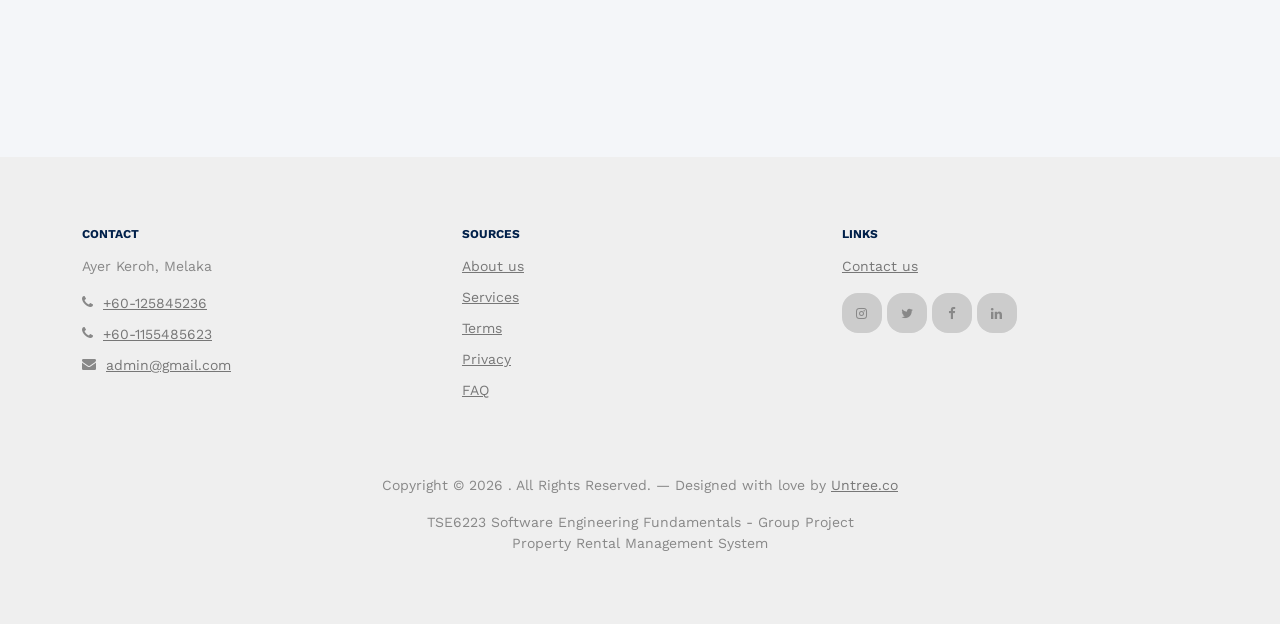
<file: login.html>
<!-- /*
* Template Name: Property
* Template Author: Untree.co
* Template URI: https://untree.co/
* License: https://creativecommons.org/licenses/by/3.0/
*/ -->
<!DOCTYPE html>
<html lang="en">
  <head>
    <meta charset="utf-8" />
    <meta name="viewport" content="width=device-width, initial-scale=1" />
    <meta name="author" content="Untree.co" />
    <link rel="shortcut icon" href="favicon.png" />

    <meta name="description" content="" />
    <meta name="keywords" content="bootstrap, bootstrap5" />

    <link rel="preconnect" href="https://fonts.googleapis.com" />
    <link rel="preconnect" href="https://fonts.gstatic.com" crossorigin />
    <link
      href="https://fonts.googleapis.com/css2?family=Work+Sans:wght@400;500;600;700&display=swap"
      rel="stylesheet"
    />

    <link rel="stylesheet" href="fonts/icomoon/style.css" />
    <link rel="stylesheet" href="fonts/flaticon/font/flaticon.css" />

    <link rel="stylesheet" href="css/tiny-slider.css" />
    <link rel="stylesheet" href="css/aos.css" />
    <link rel="stylesheet" href="css/style.css" />
    <link rel="stylesheet" href="css/signupform.css" />

    <title>
      Login/Signup
    </title>
  </head>
  <body>
    <div class="site-mobile-menu site-navbar-target">
      <div class="site-mobile-menu-header">
        <div class="site-mobile-menu-close">
          <span class="icofont-close js-menu-toggle"></span>
        </div>
      </div>
      <div class="site-mobile-menu-body"></div>
    </div>

    <nav class="site-nav">
      <div class="container">
        <div class="menu-bg-wrap">
          <div class="site-navigation">
            <a href="index.html" class="logo m-0 float-start">Property</a>

            <ul
              class="js-clone-nav d-none d-lg-inline-block text-start site-menu float-end"
            >
              <li><a href="index.html">Home</a></li>
              <li class="has-children">
                <a href="properties.html">Properties</a>
                <ul class="dropdown">
                  <li><a href="#">Buy Property</a></li>
                  <li><a href="#">Sell Property</a></li>
                  <li class="has-children">
                    <a href="#">Dropdown</a>
                    <ul class="dropdown">
                      <li><a href="#">Sub Menu One</a></li>
                      <li><a href="#">Sub Menu Two</a></li>
                      <li><a href="#">Sub Menu Three</a></li>
                    </ul>
                  </li>
                </ul>
              </li>
              <li><a href="services.html">Services</a></li>
              <li><a href="about.html">About</a></li>
              <li class="active"><a href="login.html">Login/Sign Up</a></li>
            </ul>

            <a
              href="#"
              class="burger light me-auto float-end mt-1 site-menu-toggle js-menu-toggle d-inline-block d-lg-none"
              data-toggle="collapse"
              data-target="#main-navbar"
            >
              <span></span>
            </a>
          </div>
        </div>
      </div>
    </nav>

    <div
      class="hero page-inner overlay"
      style="background-image: url('images\\login page image.png')"
    >
      <div class="container">
        <div class="row justify-content-center align-items-center">
          <div class="col-lg-9 text-center mt-5">
            <h1 class="heading" data-aos="fade-up">Login / Sign Up</h1>
          </div>
        </div>
      </div>
    </div>

    <!-- for the form section -->
     <div class="wrapper">
      <div class="title-text">
        <div class="title login">Login Form</div>
        <div class="title signup">Signup Form</div>
      </div>
      <div class="form-container">
        <div class="slide-controls">
          <input type="radio" name="slide" id="login" checked>
          <input type="radio" name="slide" id="signup">
          <label for="login" class="slide login">Login</label>
          <label for="signup" class="slide signup">Signup</label>
          <div class="slider-tab"></div>
        </div>
        <div class="form-inner">
          <form action="#" class="login">
            <div class="field">
              <label>Email Address <span class="required">*</span></label>
              <input type="text" placeholder="Enter your email address" required>
            </div>
            <div class="field">
              <label>Password <span class="required">*</span></label>
              <input type="password" placeholder="Enter your password" required>
            </div>
            <div class="pass-link"><a href="#">Forgot password?</a></div>
            <div class="field loginbtn">
              <div class="btn-layer"></div>
              <input type="submit" value="Login">
            </div>
            <div class="signup-link">Haven't an account? <a href="">Signup now</a></div>
          </form>
          <form action="#" class="signup">
            <div class="field">
            <label>Full Name <span class="required">*</span></label>
            <input type="text" placeholder="Full name, e.g. Ali binti Mohamad" required>
            </div>
            <div class="field">
              <label>Email Address <span class="required">*</span></label>
              <input type="text" placeholder="Email Address, e.g. aliabu@gmail.com" required>
            </div>
            <div class="field">
              <label>Phone Number <span class="required">*</span></label>
              <input type="tel" placeholder="Phone Number, e.g. 012-3456789" required>
            </div>
            <div class="field">
              <label>Password <span class="required">*</span></label>
              <small class="field-hint">Must contain at least 8 characters, including uppercase, lowercase letters and numbers.</small>
              <input type="password" placeholder="Password" required>
            </div>
            <div class="field">
              <label>Confirm Password <span class="required">*</span></label>
              <input type="password" placeholder="Confirm password" required>
            </div>
            <div class="field loginbtn">
              <div class="btn-layer"></div>
              <input type="submit" value="Signup">
            </div>
          </form>
        </div>
      </div>
    </div>


  <!-- Continue for the bottom section -->
    <div class="section">
      <div class="container">
        <div class="row">
          <div
            class="col-lg-4 mb-5 mb-lg-0"
            data-aos="fade-up"
            data-aos-delay="100"
          >
            <div class="contact-info">
              <div class="address mt-2">
                <i class="icon-room"></i>
                <h4 class="mb-2">Location:</h4>
                <p>
                  Jalan Ayer Keroh Lama, 75450 Bukit Beruang,<br />
                  Melaka
                </p>
              </div>

              <div class="open-hours mt-4">
                <i class="icon-clock-o"></i>
                <h4 class="mb-2">Open Hours:</h4>
                <p>
                  Monday-Sunday:<br />
                  9:00 AM - 5:00 PM
                </p>
              </div>

              <div class="email mt-4">
                <i class="icon-envelope"></i>
                <h4 class="mb-2">Email:</h4>
                <p>admin@gmail.com</p>
              </div>

              <div class="phone mt-4">
                <i class="icon-phone"></i>
                <h4 class="mb-2">Call:</h4>
                <p>+60-125845236</p>
                <p>+60-1155485623</p>
              </div>
            </div>
          </div>
          <div class="col-lg-8" data-aos="fade-up" data-aos-delay="200">
            <!--Embedded the google maps-->
            <div class="map-container">
              <iframe
                src="https://www.google.com/maps/embed?pb=!1m18!1m12!1m3!1d3988.724484534347!2d102.219793!3d2.190656!2m3!1f0!2f0!3f0!3m2!1i1024!2i768!4f13.1!3m3!1m2!1s0x31d1a5e0c8c9d5b7%3A0x4c6b5e5e5e5e5e5e!2sJalan%20Ayer%20Keroh%20Lama%2C%2075450%20Bukit%20Beruang%2C%20Melaka!5e0!3m2!1sen!2smy!4v1634567890123!5m2!1sen!2smy"
                width="100%"
                height="450"
                style="border:0;"
                allowfullscreen=""
                loading="lazy"
              ></iframe>
            </div>
          </div>
        </div>
      </div>
    </div>
    <!-- /.untree_co-section -->

    <div class="site-footer">
      <div class="container">
        <div class="row">
          <div class="col-lg-4">
            <div class="widget">
              <h3>Contact</h3>
              <address>Ayer Keroh, Melaka</address>
              <ul class="list-unstyled links">
                <li>
                  <span class="icon-phone"></span>
                  <a></a>
                  <a href="tel://125845236">+60-125845236</a>
                </li>
                <li>
                  <span class="icon-phone"></span>
                  <a></a>
                  <a href="tel://1155485623">+60-1155485623</a>
                </li>
                <li>
                  <span class="icon-envelope"></span>
                  <a></a>
                  <a href="mailto:adminl@gmail.com">admin@gmail.com</a>
                </li>
              </ul>
            </div>
            <!-- /.widget -->
          </div>
          <!-- /.col-lg-4 -->
          <div class="col-lg-4">
            <div class="widget">
              <h3>Sources</h3>
              <ul class="list-unstyled float-start links">
                <li><a href="about.html">About us</a></li>
                <li><a href="services.html">Services</a></li>
                <li><a href="terms.html">Terms</a></li>
                <li><a href="privacy.html">Privacy</a></li>
                <li><a href="faq.html">FAQ</a></li>
              </ul>
            </div>
            <!-- /.widget -->
          </div>
          <!-- /.col-lg-4 -->
          <div class="col-lg-4">
            <div class="widget">
              <h3>Links</h3>
              <ul class="list-unstyled links">
                <li><a href="contact.html">Contact us</a></li>
              </ul>

              <ul class="list-unstyled social">
                <li>
                  <a><span class="icon-instagram"></span></a>
                </li>
                <li>
                  <a><span class="icon-twitter"></span></a>
                </li>
                <li>
                  <a><span class="icon-facebook"></span></a>
                </li>
                <li>
                  <a><span class="icon-linkedin"></span></a>
                </li>
              </ul>
            </div>
            <!-- /.widget -->
          </div>
          <!-- /.col-lg-4 -->
        </div>
        <!-- /.row -->

        <div class="row mt-5">
          <div class="col-12 text-center">
            <!-- 
              **==========
              NOTE: 
              Please don't remove this copyright link unless you buy the license here https://untree.co/license/  
              **==========
            -->

            <p>
              Copyright &copy;
              <script>
                document.write(new Date().getFullYear());
              </script>
              . All Rights Reserved. &mdash; Designed with love by
              <a href="https://untree.co">Untree.co</a>
              <!-- License information: https://untree.co/license/ -->
            </p>
            <div>
             TSE6223 Software Engineering Fundamentals - Group Project
            </div>
            <div>
              Property Rental Management System
            </div>
          </div>
        </div>
      </div>
      <!-- /.container -->
    </div>
    <!-- /.site-footer -->

    <!-- Preloader -->
    <div id="overlayer"></div>
    <div class="loader">
      <div class="spinner-border" role="status">
        <span class="visually-hidden">Loading...</span>
      </div>
    </div>

    <script src="js/bootstrap.bundle.min.js"></script>
    <script src="js/tiny-slider.js"></script>
    <script src="js/aos.js"></script>
    <script src="js/navbar.js"></script>
    <script src="js/counter.js"></script>
    <script src="js/custom.js"></script>
    <script src="js/signupform.js"></script>
  </body>
</html>
</file>
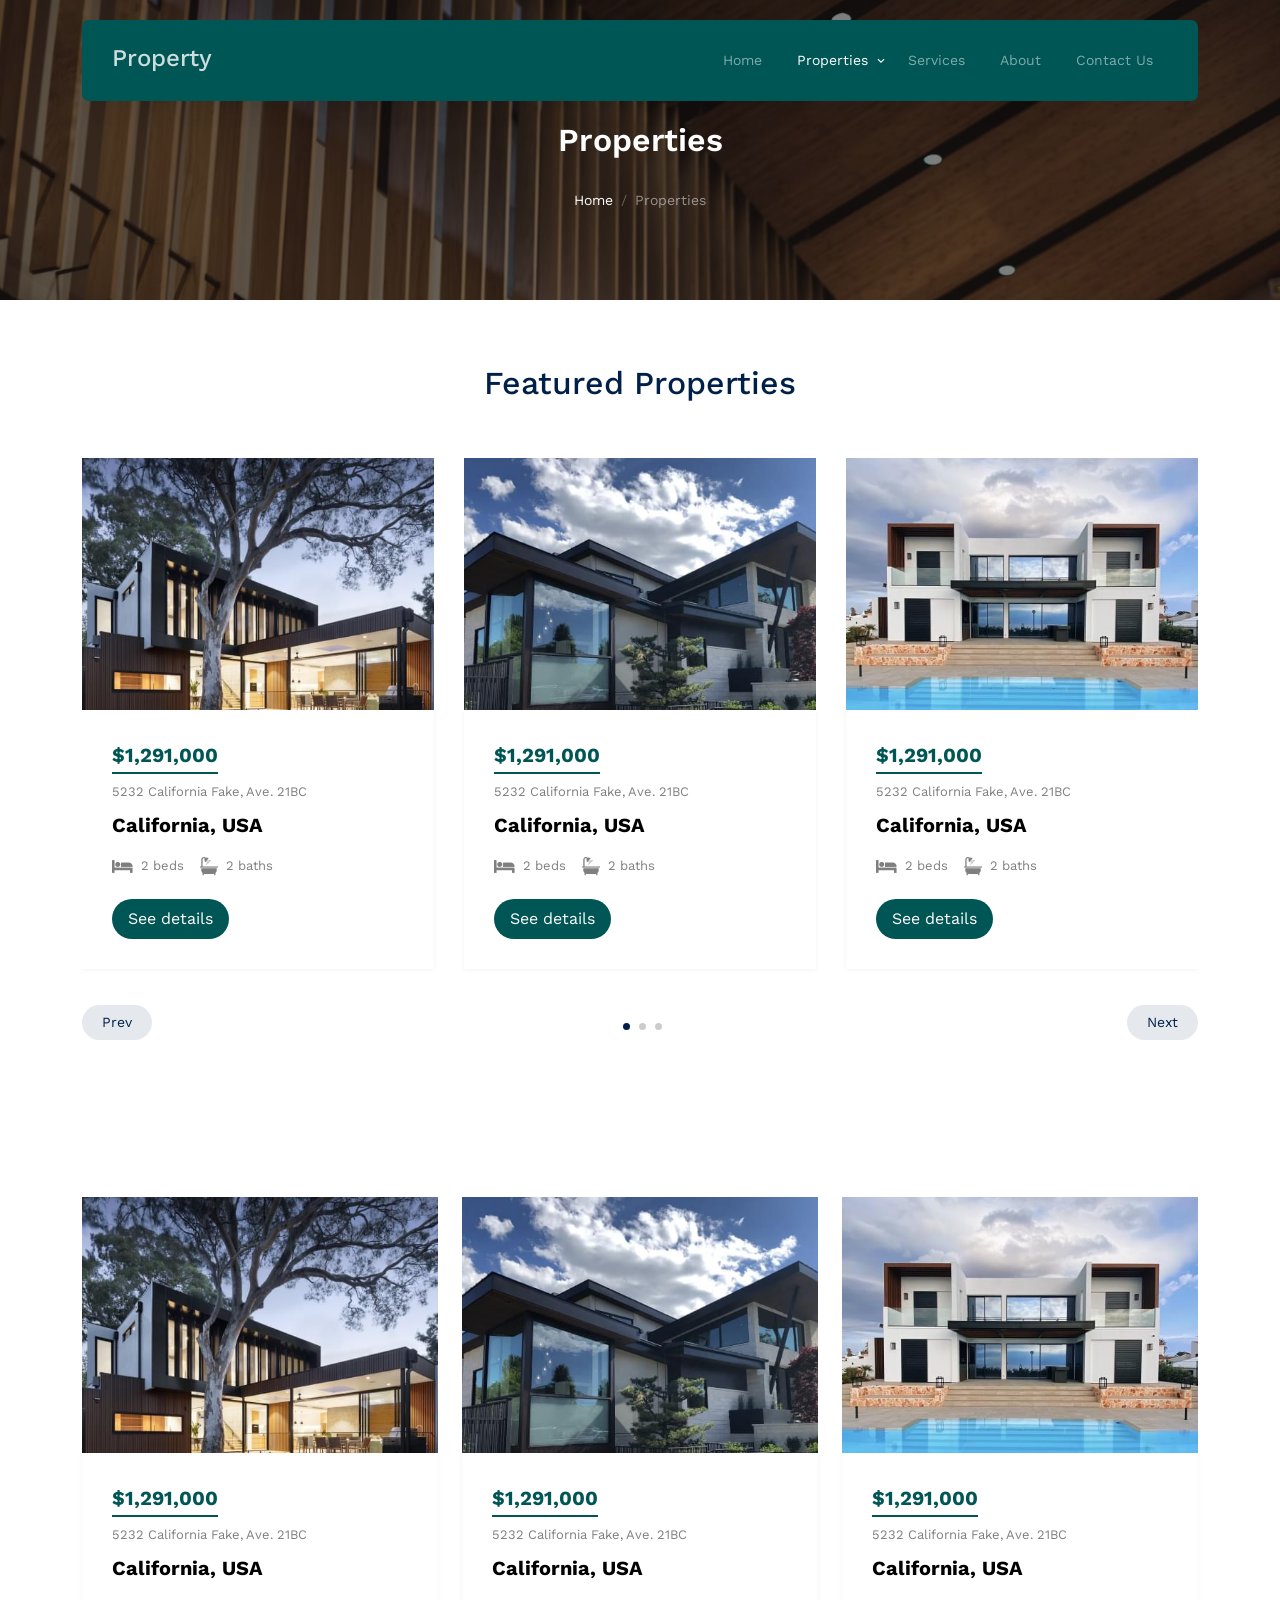
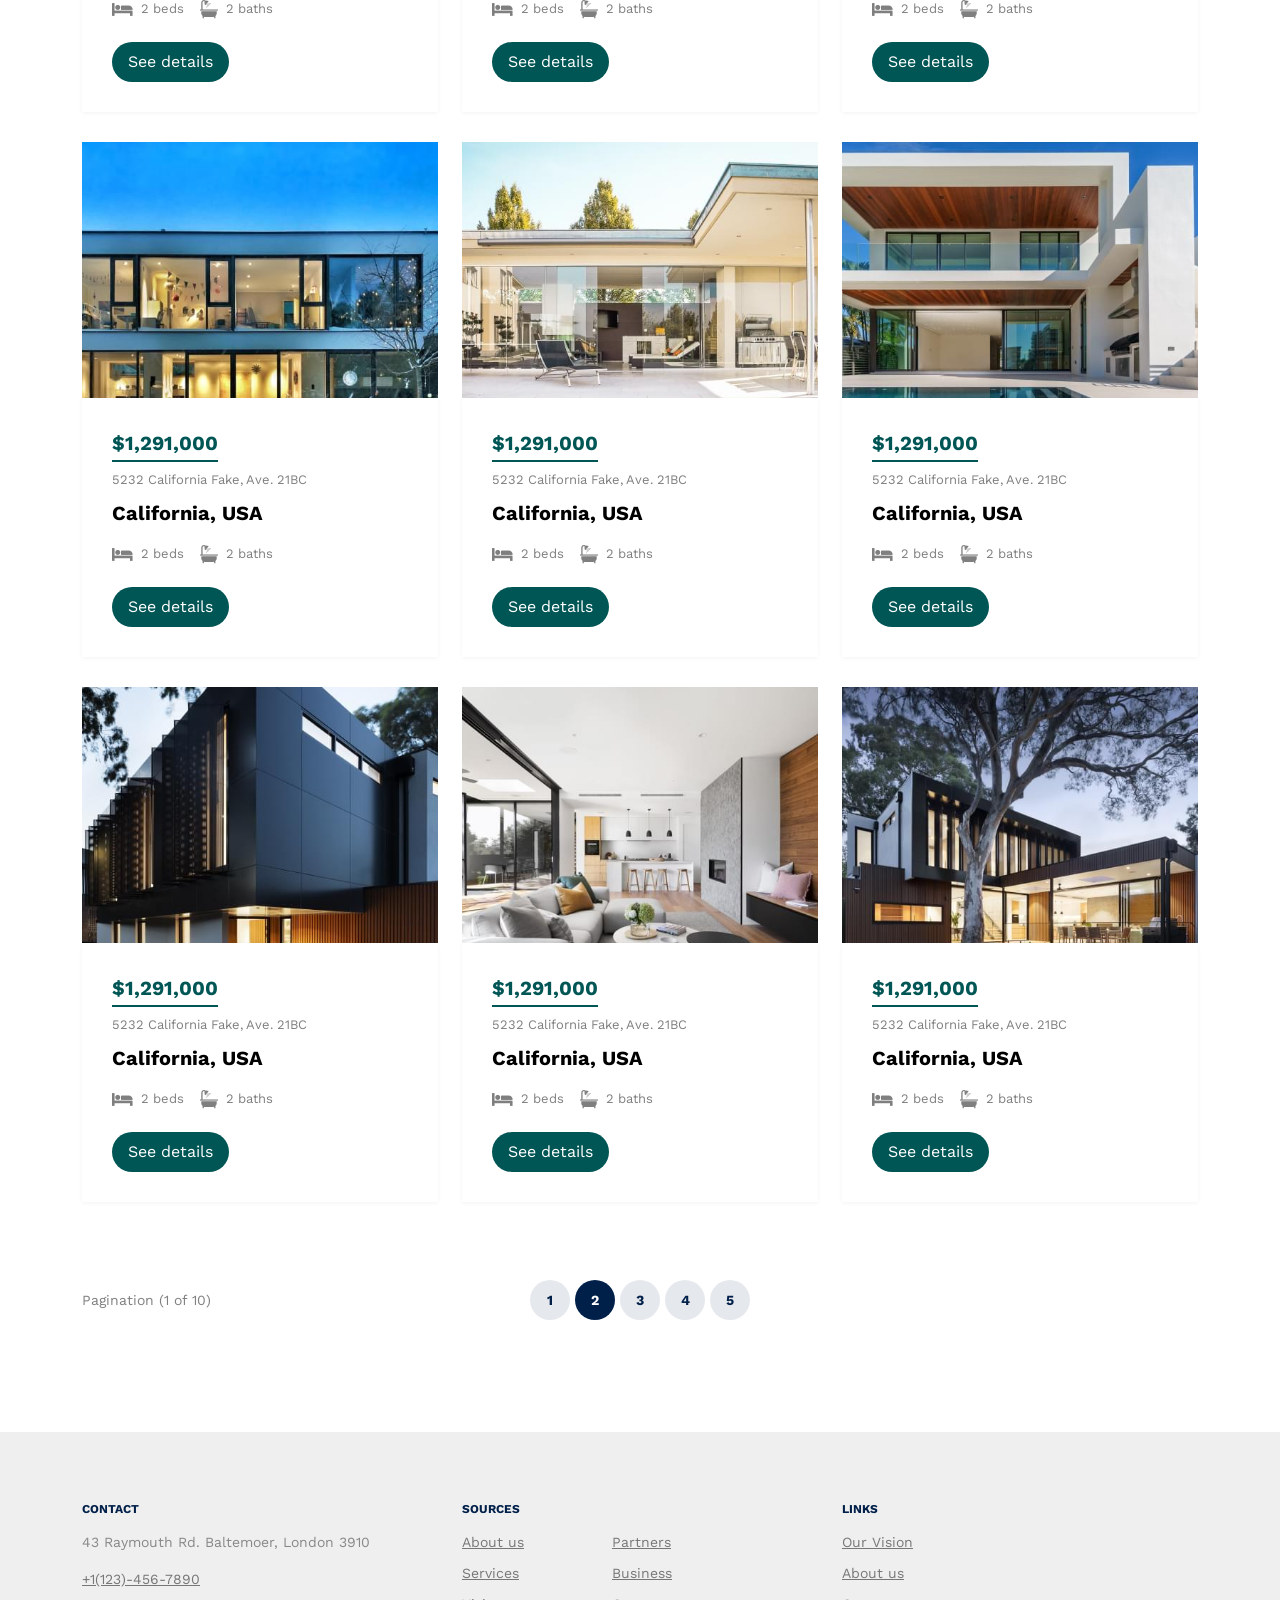
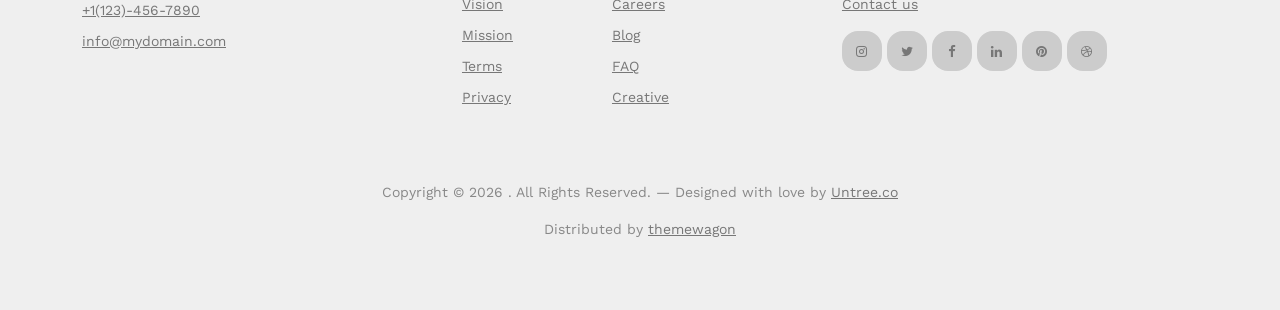
<file: properties.html>
<!-- /*
* Template Name: Property
* Template Author: Untree.co
* Template URI: https://untree.co/
* License: https://creativecommons.org/licenses/by/3.0/
*/ -->
<!DOCTYPE html>
<html lang="en">
  <head>
    <meta charset="utf-8" />
    <meta name="viewport" content="width=device-width, initial-scale=1" />
    <meta name="author" content="Untree.co" />
    <link rel="shortcut icon" href="favicon.png" />

    <meta name="description" content="" />
    <meta name="keywords" content="bootstrap, bootstrap5" />

    <link rel="preconnect" href="https://fonts.googleapis.com" />
    <link rel="preconnect" href="https://fonts.gstatic.com" crossorigin />
    <link
      href="https://fonts.googleapis.com/css2?family=Work+Sans:wght@400;500;600;700&display=swap"
      rel="stylesheet"
    />

    <link rel="stylesheet" href="fonts/icomoon/style.css" />
    <link rel="stylesheet" href="fonts/flaticon/font/flaticon.css" />

    <link rel="stylesheet" href="css/tiny-slider.css" />
    <link rel="stylesheet" href="css/aos.css" />
    <link rel="stylesheet" href="css/style.css" />

    <title>
      Property &mdash; Free Bootstrap 5 Website Template by Untree.co
    </title>
  </head>
  <body>
    <div class="site-mobile-menu site-navbar-target">
      <div class="site-mobile-menu-header">
        <div class="site-mobile-menu-close">
          <span class="icofont-close js-menu-toggle"></span>
        </div>
      </div>
      <div class="site-mobile-menu-body"></div>
    </div>

    <nav class="site-nav">
      <div class="container">
        <div class="menu-bg-wrap">
          <div class="site-navigation">
            <a href="index.html" class="logo m-0 float-start">Property</a>

            <ul
              class="js-clone-nav d-none d-lg-inline-block text-start site-menu float-end"
            >
              <li><a href="index.html">Home</a></li>
              <li class="has-children active">
                <a href="properties.html">Properties</a>
                <ul class="dropdown">
                  <li><a href="#">Buy Property</a></li>
                  <li><a href="#">Sell Property</a></li>
                  <li class="has-children">
                    <a href="#">Dropdown</a>
                    <ul class="dropdown">
                      <li><a href="#">Sub Menu One</a></li>
                      <li><a href="#">Sub Menu Two</a></li>
                      <li><a href="#">Sub Menu Three</a></li>
                    </ul>
                  </li>
                </ul>
              </li>
              <li><a href="services.html">Services</a></li>
              <li><a href="about.html">About</a></li>
              <li><a href="contact.html">Contact Us</a></li>
            </ul>

            <a
              href="#"
              class="burger light me-auto float-end mt-1 site-menu-toggle js-menu-toggle d-inline-block d-lg-none"
              data-toggle="collapse"
              data-target="#main-navbar"
            >
              <span></span>
            </a>
          </div>
        </div>
      </div>
    </nav>

    <div
      class="hero page-inner overlay"
      style="background-image: url('images/hero_bg_1.jpg')"
    >
      <div class="container">
        <div class="row justify-content-center align-items-center">
          <div class="col-lg-9 text-center mt-5">
            <h1 class="heading" data-aos="fade-up">Properties</h1>

            <nav
              aria-label="breadcrumb"
              data-aos="fade-up"
              data-aos-delay="200"
            >
              <ol class="breadcrumb text-center justify-content-center">
                <li class="breadcrumb-item"><a href="index.html">Home</a></li>
                <li
                  class="breadcrumb-item active text-white-50"
                  aria-current="page"
                >
                  Properties
                </li>
              </ol>
            </nav>
          </div>
        </div>
      </div>
    </div>

    <div class="section">
      <div class="container">
        <div class="row mb-5 align-items-center">
          <div class="col-lg-6 text-center mx-auto">
            <h2 class="font-weight-bold text-primary heading">
              Featured Properties
            </h2>
          </div>
        </div>
        <div class="row">
          <div class="col-12">
            <div class="property-slider-wrap">
              <div class="property-slider">
                <div class="property-item">
                  <a href="property-single.html" class="img">
                    <img src="images/img_1.jpg" alt="Image" class="img-fluid" />
                  </a>

                  <div class="property-content">
                    <div class="price mb-2"><span>$1,291,000</span></div>
                    <div>
                      <span class="d-block mb-2 text-black-50"
                        >5232 California Fake, Ave. 21BC</span
                      >
                      <span class="city d-block mb-3">California, USA</span>

                      <div class="specs d-flex mb-4">
                        <span class="d-block d-flex align-items-center me-3">
                          <span class="icon-bed me-2"></span>
                          <span class="caption">2 beds</span>
                        </span>
                        <span class="d-block d-flex align-items-center">
                          <span class="icon-bath me-2"></span>
                          <span class="caption">2 baths</span>
                        </span>
                      </div>

                      <a
                        href="property-single.html"
                        class="btn btn-primary py-2 px-3"
                        >See details</a
                      >
                    </div>
                  </div>
                </div>
                <!-- .item -->

                <div class="property-item">
                  <a href="property-single.html" class="img">
                    <img src="images/img_2.jpg" alt="Image" class="img-fluid" />
                  </a>

                  <div class="property-content">
                    <div class="price mb-2"><span>$1,291,000</span></div>
                    <div>
                      <span class="d-block mb-2 text-black-50"
                        >5232 California Fake, Ave. 21BC</span
                      >
                      <span class="city d-block mb-3">California, USA</span>

                      <div class="specs d-flex mb-4">
                        <span class="d-block d-flex align-items-center me-3">
                          <span class="icon-bed me-2"></span>
                          <span class="caption">2 beds</span>
                        </span>
                        <span class="d-block d-flex align-items-center">
                          <span class="icon-bath me-2"></span>
                          <span class="caption">2 baths</span>
                        </span>
                      </div>

                      <a
                        href="property-single.html"
                        class="btn btn-primary py-2 px-3"
                        >See details</a
                      >
                    </div>
                  </div>
                </div>
                <!-- .item -->

                <div class="property-item">
                  <a href="property-single.html" class="img">
                    <img src="images/img_3.jpg" alt="Image" class="img-fluid" />
                  </a>

                  <div class="property-content">
                    <div class="price mb-2"><span>$1,291,000</span></div>
                    <div>
                      <span class="d-block mb-2 text-black-50"
                        >5232 California Fake, Ave. 21BC</span
                      >
                      <span class="city d-block mb-3">California, USA</span>

                      <div class="specs d-flex mb-4">
                        <span class="d-block d-flex align-items-center me-3">
                          <span class="icon-bed me-2"></span>
                          <span class="caption">2 beds</span>
                        </span>
                        <span class="d-block d-flex align-items-center">
                          <span class="icon-bath me-2"></span>
                          <span class="caption">2 baths</span>
                        </span>
                      </div>

                      <a
                        href="property-single.html"
                        class="btn btn-primary py-2 px-3"
                        >See details</a
                      >
                    </div>
                  </div>
                </div>
                <!-- .item -->

                <div class="property-item">
                  <a href="property-single.html" class="img">
                    <img src="images/img_4.jpg" alt="Image" class="img-fluid" />
                  </a>

                  <div class="property-content">
                    <div class="price mb-2"><span>$1,291,000</span></div>
                    <div>
                      <span class="d-block mb-2 text-black-50"
                        >5232 California Fake, Ave. 21BC</span
                      >
                      <span class="city d-block mb-3">California, USA</span>

                      <div class="specs d-flex mb-4">
                        <span class="d-block d-flex align-items-center me-3">
                          <span class="icon-bed me-2"></span>
                          <span class="caption">2 beds</span>
                        </span>
                        <span class="d-block d-flex align-items-center">
                          <span class="icon-bath me-2"></span>
                          <span class="caption">2 baths</span>
                        </span>
                      </div>

                      <a
                        href="property-single.html"
                        class="btn btn-primary py-2 px-3"
                        >See details</a
                      >
                    </div>
                  </div>
                </div>
                <!-- .item -->

                <div class="property-item">
                  <a href="property-single.html" class="img">
                    <img src="images/img_5.jpg" alt="Image" class="img-fluid" />
                  </a>

                  <div class="property-content">
                    <div class="price mb-2"><span>$1,291,000</span></div>
                    <div>
                      <span class="d-block mb-2 text-black-50"
                        >5232 California Fake, Ave. 21BC</span
                      >
                      <span class="city d-block mb-3">California, USA</span>

                      <div class="specs d-flex mb-4">
                        <span class="d-block d-flex align-items-center me-3">
                          <span class="icon-bed me-2"></span>
                          <span class="caption">2 beds</span>
                        </span>
                        <span class="d-block d-flex align-items-center">
                          <span class="icon-bath me-2"></span>
                          <span class="caption">2 baths</span>
                        </span>
                      </div>

                      <a
                        href="property-single.html"
                        class="btn btn-primary py-2 px-3"
                        >See details</a
                      >
                    </div>
                  </div>
                </div>
                <!-- .item -->

                <div class="property-item">
                  <a href="property-single.html" class="img">
                    <img src="images/img_6.jpg" alt="Image" class="img-fluid" />
                  </a>

                  <div class="property-content">
                    <div class="price mb-2"><span>$1,291,000</span></div>
                    <div>
                      <span class="d-block mb-2 text-black-50"
                        >5232 California Fake, Ave. 21BC</span
                      >
                      <span class="city d-block mb-3">California, USA</span>

                      <div class="specs d-flex mb-4">
                        <span class="d-block d-flex align-items-center me-3">
                          <span class="icon-bed me-2"></span>
                          <span class="caption">2 beds</span>
                        </span>
                        <span class="d-block d-flex align-items-center">
                          <span class="icon-bath me-2"></span>
                          <span class="caption">2 baths</span>
                        </span>
                      </div>

                      <a
                        href="property-single.html"
                        class="btn btn-primary py-2 px-3"
                        >See details</a
                      >
                    </div>
                  </div>
                </div>
                <!-- .item -->

                <div class="property-item">
                  <a href="property-single.html" class="img">
                    <img src="images/img_7.jpg" alt="Image" class="img-fluid" />
                  </a>

                  <div class="property-content">
                    <div class="price mb-2"><span>$1,291,000</span></div>
                    <div>
                      <span class="d-block mb-2 text-black-50"
                        >5232 California Fake, Ave. 21BC</span
                      >
                      <span class="city d-block mb-3">California, USA</span>

                      <div class="specs d-flex mb-4">
                        <span class="d-block d-flex align-items-center me-3">
                          <span class="icon-bed me-2"></span>
                          <span class="caption">2 beds</span>
                        </span>
                        <span class="d-block d-flex align-items-center">
                          <span class="icon-bath me-2"></span>
                          <span class="caption">2 baths</span>
                        </span>
                      </div>

                      <a
                        href="property-single.html"
                        class="btn btn-primary py-2 px-3"
                        >See details</a
                      >
                    </div>
                  </div>
                </div>
                <!-- .item -->

                <div class="property-item">
                  <a href="property-single.html" class="img">
                    <img src="images/img_8.jpg" alt="Image" class="img-fluid" />
                  </a>

                  <div class="property-content">
                    <div class="price mb-2"><span>$1,291,000</span></div>
                    <div>
                      <span class="d-block mb-2 text-black-50"
                        >5232 California Fake, Ave. 21BC</span
                      >
                      <span class="city d-block mb-3">California, USA</span>

                      <div class="specs d-flex mb-4">
                        <span class="d-block d-flex align-items-center me-3">
                          <span class="icon-bed me-2"></span>
                          <span class="caption">2 beds</span>
                        </span>
                        <span class="d-block d-flex align-items-center">
                          <span class="icon-bath me-2"></span>
                          <span class="caption">2 baths</span>
                        </span>
                      </div>

                      <a
                        href="property-single.html"
                        class="btn btn-primary py-2 px-3"
                        >See details</a
                      >
                    </div>
                  </div>
                </div>
                <!-- .item -->

                <div class="property-item">
                  <a href="property-single.html" class="img">
                    <img src="images/img_1.jpg" alt="Image" class="img-fluid" />
                  </a>

                  <div class="property-content">
                    <div class="price mb-2"><span>$1,291,000</span></div>
                    <div>
                      <span class="d-block mb-2 text-black-50"
                        >5232 California Fake, Ave. 21BC</span
                      >
                      <span class="city d-block mb-3">California, USA</span>

                      <div class="specs d-flex mb-4">
                        <span class="d-block d-flex align-items-center me-3">
                          <span class="icon-bed me-2"></span>
                          <span class="caption">2 beds</span>
                        </span>
                        <span class="d-block d-flex align-items-center">
                          <span class="icon-bath me-2"></span>
                          <span class="caption">2 baths</span>
                        </span>
                      </div>

                      <a
                        href="property-single.html"
                        class="btn btn-primary py-2 px-3"
                        >See details</a
                      >
                    </div>
                  </div>
                </div>
                <!-- .item -->
              </div>

              <div
                id="property-nav"
                class="controls"
                tabindex="0"
                aria-label="Carousel Navigation"
              >
                <span
                  class="prev"
                  data-controls="prev"
                  aria-controls="property"
                  tabindex="-1"
                  >Prev</span
                >
                <span
                  class="next"
                  data-controls="next"
                  aria-controls="property"
                  tabindex="-1"
                  >Next</span
                >
              </div>
            </div>
          </div>
        </div>
      </div>
    </div>

    <div class="section section-properties">
      <div class="container">
        <div class="row">
          <div class="col-xs-12 col-sm-6 col-md-6 col-lg-4">
            <div class="property-item mb-30">
              <a href="property-single.html" class="img">
                <img src="images/img_1.jpg" alt="Image" class="img-fluid" />
              </a>

              <div class="property-content">
                <div class="price mb-2"><span>$1,291,000</span></div>
                <div>
                  <span class="d-block mb-2 text-black-50"
                    >5232 California Fake, Ave. 21BC</span
                  >
                  <span class="city d-block mb-3">California, USA</span>

                  <div class="specs d-flex mb-4">
                    <span class="d-block d-flex align-items-center me-3">
                      <span class="icon-bed me-2"></span>
                      <span class="caption">2 beds</span>
                    </span>
                    <span class="d-block d-flex align-items-center">
                      <span class="icon-bath me-2"></span>
                      <span class="caption">2 baths</span>
                    </span>
                  </div>

                  <a
                    href="property-single.html"
                    class="btn btn-primary py-2 px-3"
                    >See details</a
                  >
                </div>
              </div>
            </div>
            <!-- .item -->
          </div>
          <div class="col-xs-12 col-sm-6 col-md-6 col-lg-4">
            <div class="property-item mb-30">
              <a href="property-single.html" class="img">
                <img src="images/img_2.jpg" alt="Image" class="img-fluid" />
              </a>

              <div class="property-content">
                <div class="price mb-2"><span>$1,291,000</span></div>
                <div>
                  <span class="d-block mb-2 text-black-50"
                    >5232 California Fake, Ave. 21BC</span
                  >
                  <span class="city d-block mb-3">California, USA</span>

                  <div class="specs d-flex mb-4">
                    <span class="d-block d-flex align-items-center me-3">
                      <span class="icon-bed me-2"></span>
                      <span class="caption">2 beds</span>
                    </span>
                    <span class="d-block d-flex align-items-center">
                      <span class="icon-bath me-2"></span>
                      <span class="caption">2 baths</span>
                    </span>
                  </div>

                  <a
                    href="property-single.html"
                    class="btn btn-primary py-2 px-3"
                    >See details</a
                  >
                </div>
              </div>
            </div>
            <!-- .item -->
          </div>
          <div class="col-xs-12 col-sm-6 col-md-6 col-lg-4">
            <div class="property-item mb-30">
              <a href="property-single.html" class="img">
                <img src="images/img_3.jpg" alt="Image" class="img-fluid" />
              </a>

              <div class="property-content">
                <div class="price mb-2"><span>$1,291,000</span></div>
                <div>
                  <span class="d-block mb-2 text-black-50"
                    >5232 California Fake, Ave. 21BC</span
                  >
                  <span class="city d-block mb-3">California, USA</span>

                  <div class="specs d-flex mb-4">
                    <span class="d-block d-flex align-items-center me-3">
                      <span class="icon-bed me-2"></span>
                      <span class="caption">2 beds</span>
                    </span>
                    <span class="d-block d-flex align-items-center">
                      <span class="icon-bath me-2"></span>
                      <span class="caption">2 baths</span>
                    </span>
                  </div>

                  <a
                    href="property-single.html"
                    class="btn btn-primary py-2 px-3"
                    >See details</a
                  >
                </div>
              </div>
            </div>
            <!-- .item -->
          </div>

          <div class="col-xs-12 col-sm-6 col-md-6 col-lg-4">
            <div class="property-item mb-30">
              <a href="property-single.html" class="img">
                <img src="images/img_4.jpg" alt="Image" class="img-fluid" />
              </a>

              <div class="property-content">
                <div class="price mb-2"><span>$1,291,000</span></div>
                <div>
                  <span class="d-block mb-2 text-black-50"
                    >5232 California Fake, Ave. 21BC</span
                  >
                  <span class="city d-block mb-3">California, USA</span>

                  <div class="specs d-flex mb-4">
                    <span class="d-block d-flex align-items-center me-3">
                      <span class="icon-bed me-2"></span>
                      <span class="caption">2 beds</span>
                    </span>
                    <span class="d-block d-flex align-items-center">
                      <span class="icon-bath me-2"></span>
                      <span class="caption">2 baths</span>
                    </span>
                  </div>

                  <a
                    href="property-single.html"
                    class="btn btn-primary py-2 px-3"
                    >See details</a
                  >
                </div>
              </div>
            </div>
            <!-- .item -->
          </div>
          <div class="col-xs-12 col-sm-6 col-md-6 col-lg-4">
            <div class="property-item mb-30">
              <a href="property-single.html" class="img">
                <img src="images/img_5.jpg" alt="Image" class="img-fluid" />
              </a>

              <div class="property-content">
                <div class="price mb-2"><span>$1,291,000</span></div>
                <div>
                  <span class="d-block mb-2 text-black-50"
                    >5232 California Fake, Ave. 21BC</span
                  >
                  <span class="city d-block mb-3">California, USA</span>

                  <div class="specs d-flex mb-4">
                    <span class="d-block d-flex align-items-center me-3">
                      <span class="icon-bed me-2"></span>
                      <span class="caption">2 beds</span>
                    </span>
                    <span class="d-block d-flex align-items-center">
                      <span class="icon-bath me-2"></span>
                      <span class="caption">2 baths</span>
                    </span>
                  </div>

                  <a
                    href="property-single.html"
                    class="btn btn-primary py-2 px-3"
                    >See details</a
                  >
                </div>
              </div>
            </div>
            <!-- .item -->
          </div>
          <div class="col-xs-12 col-sm-6 col-md-6 col-lg-4">
            <div class="property-item mb-30">
              <a href="property-single.html" class="img">
                <img src="images/img_6.jpg" alt="Image" class="img-fluid" />
              </a>

              <div class="property-content">
                <div class="price mb-2"><span>$1,291,000</span></div>
                <div>
                  <span class="d-block mb-2 text-black-50"
                    >5232 California Fake, Ave. 21BC</span
                  >
                  <span class="city d-block mb-3">California, USA</span>

                  <div class="specs d-flex mb-4">
                    <span class="d-block d-flex align-items-center me-3">
                      <span class="icon-bed me-2"></span>
                      <span class="caption">2 beds</span>
                    </span>
                    <span class="d-block d-flex align-items-center">
                      <span class="icon-bath me-2"></span>
                      <span class="caption">2 baths</span>
                    </span>
                  </div>

                  <a
                    href="property-single.html"
                    class="btn btn-primary py-2 px-3"
                    >See details</a
                  >
                </div>
              </div>
            </div>
            <!-- .item -->
          </div>

          <div class="col-xs-12 col-sm-6 col-md-6 col-lg-4">
            <div class="property-item mb-30">
              <a href="property-single.html" class="img">
                <img src="images/img_7.jpg" alt="Image" class="img-fluid" />
              </a>

              <div class="property-content">
                <div class="price mb-2"><span>$1,291,000</span></div>
                <div>
                  <span class="d-block mb-2 text-black-50"
                    >5232 California Fake, Ave. 21BC</span
                  >
                  <span class="city d-block mb-3">California, USA</span>

                  <div class="specs d-flex mb-4">
                    <span class="d-block d-flex align-items-center me-3">
                      <span class="icon-bed me-2"></span>
                      <span class="caption">2 beds</span>
                    </span>
                    <span class="d-block d-flex align-items-center">
                      <span class="icon-bath me-2"></span>
                      <span class="caption">2 baths</span>
                    </span>
                  </div>

                  <a
                    href="property-single.html"
                    class="btn btn-primary py-2 px-3"
                    >See details</a
                  >
                </div>
              </div>
            </div>
            <!-- .item -->
          </div>
          <div class="col-xs-12 col-sm-6 col-md-6 col-lg-4">
            <div class="property-item mb-30">
              <a href="property-single.html" class="img">
                <img src="images/img_8.jpg" alt="Image" class="img-fluid" />
              </a>

              <div class="property-content">
                <div class="price mb-2"><span>$1,291,000</span></div>
                <div>
                  <span class="d-block mb-2 text-black-50"
                    >5232 California Fake, Ave. 21BC</span
                  >
                  <span class="city d-block mb-3">California, USA</span>

                  <div class="specs d-flex mb-4">
                    <span class="d-block d-flex align-items-center me-3">
                      <span class="icon-bed me-2"></span>
                      <span class="caption">2 beds</span>
                    </span>
                    <span class="d-block d-flex align-items-center">
                      <span class="icon-bath me-2"></span>
                      <span class="caption">2 baths</span>
                    </span>
                  </div>

                  <a
                    href="property-single.html"
                    class="btn btn-primary py-2 px-3"
                    >See details</a
                  >
                </div>
              </div>
            </div>
            <!-- .item -->
          </div>
          <div class="col-xs-12 col-sm-6 col-md-6 col-lg-4">
            <div class="property-item mb-30">
              <a href="property-single.html" class="img">
                <img src="images/img_1.jpg" alt="Image" class="img-fluid" />
              </a>

              <div class="property-content">
                <div class="price mb-2"><span>$1,291,000</span></div>
                <div>
                  <span class="d-block mb-2 text-black-50"
                    >5232 California Fake, Ave. 21BC</span
                  >
                  <span class="city d-block mb-3">California, USA</span>

                  <div class="specs d-flex mb-4">
                    <span class="d-block d-flex align-items-center me-3">
                      <span class="icon-bed me-2"></span>
                      <span class="caption">2 beds</span>
                    </span>
                    <span class="d-block d-flex align-items-center">
                      <span class="icon-bath me-2"></span>
                      <span class="caption">2 baths</span>
                    </span>
                  </div>

                  <a
                    href="property-single.html"
                    class="btn btn-primary py-2 px-3"
                    >See details</a
                  >
                </div>
              </div>
            </div>
            <!-- .item -->
          </div>
        </div>
        <div class="row align-items-center py-5">
          <div class="col-lg-3">Pagination (1 of 10)</div>
          <div class="col-lg-6 text-center">
            <div class="custom-pagination">
              <a href="#">1</a>
              <a href="#" class="active">2</a>
              <a href="#">3</a>
              <a href="#">4</a>
              <a href="#">5</a>
            </div>
          </div>
        </div>
      </div>
    </div>

    <div class="site-footer">
      <div class="container">
        <div class="row">
          <div class="col-lg-4">
            <div class="widget">
              <h3>Contact</h3>
              <address>43 Raymouth Rd. Baltemoer, London 3910</address>
              <ul class="list-unstyled links">
                <li><a href="tel://11234567890">+1(123)-456-7890</a></li>
                <li><a href="tel://11234567890">+1(123)-456-7890</a></li>
                <li>
                  <a href="mailto:info@mydomain.com">info@mydomain.com</a>
                </li>
              </ul>
            </div>
            <!-- /.widget -->
          </div>
          <!-- /.col-lg-4 -->
          <div class="col-lg-4">
            <div class="widget">
              <h3>Sources</h3>
              <ul class="list-unstyled float-start links">
                <li><a href="#">About us</a></li>
                <li><a href="#">Services</a></li>
                <li><a href="#">Vision</a></li>
                <li><a href="#">Mission</a></li>
                <li><a href="#">Terms</a></li>
                <li><a href="#">Privacy</a></li>
              </ul>
              <ul class="list-unstyled float-start links">
                <li><a href="#">Partners</a></li>
                <li><a href="#">Business</a></li>
                <li><a href="#">Careers</a></li>
                <li><a href="#">Blog</a></li>
                <li><a href="#">FAQ</a></li>
                <li><a href="#">Creative</a></li>
              </ul>
            </div>
            <!-- /.widget -->
          </div>
          <!-- /.col-lg-4 -->
          <div class="col-lg-4">
            <div class="widget">
              <h3>Links</h3>
              <ul class="list-unstyled links">
                <li><a href="#">Our Vision</a></li>
                <li><a href="#">About us</a></li>
                <li><a href="#">Contact us</a></li>
              </ul>

              <ul class="list-unstyled social">
                <li>
                  <a href="#"><span class="icon-instagram"></span></a>
                </li>
                <li>
                  <a href="#"><span class="icon-twitter"></span></a>
                </li>
                <li>
                  <a href="#"><span class="icon-facebook"></span></a>
                </li>
                <li>
                  <a href="#"><span class="icon-linkedin"></span></a>
                </li>
                <li>
                  <a href="#"><span class="icon-pinterest"></span></a>
                </li>
                <li>
                  <a href="#"><span class="icon-dribbble"></span></a>
                </li>
              </ul>
            </div>
            <!-- /.widget -->
          </div>
          <!-- /.col-lg-4 -->
        </div>
        <!-- /.row -->

        <div class="row mt-5">
          <div class="col-12 text-center">
            <!-- 
              **==========
              NOTE: 
              Please don't remove this copyright link unless you buy the license here https://untree.co/license/  
              **==========
            -->

            <p>
              Copyright &copy;
              <script>
                document.write(new Date().getFullYear());
              </script>
              . All Rights Reserved. &mdash; Designed with love by
              <a href="https://untree.co">Untree.co</a>
              <!-- License information: https://untree.co/license/ -->
            </p>
            <div>
              Distributed by
              <a href="https://themewagon.com/" target="_blank">themewagon</a>
            </div>
          </div>
        </div>
      </div>
      <!-- /.container -->
    </div>
    <!-- /.site-footer -->

    <!-- Preloader -->
    <div id="overlayer"></div>
    <div class="loader">
      <div class="spinner-border" role="status">
        <span class="visually-hidden">Loading...</span>
      </div>
    </div>

    <script src="js/bootstrap.bundle.min.js"></script>
    <script src="js/tiny-slider.js"></script>
    <script src="js/aos.js"></script>
    <script src="js/navbar.js"></script>
    <script src="js/counter.js"></script>
    <script src="js/custom.js"></script>
  </body>
</html>
</file>
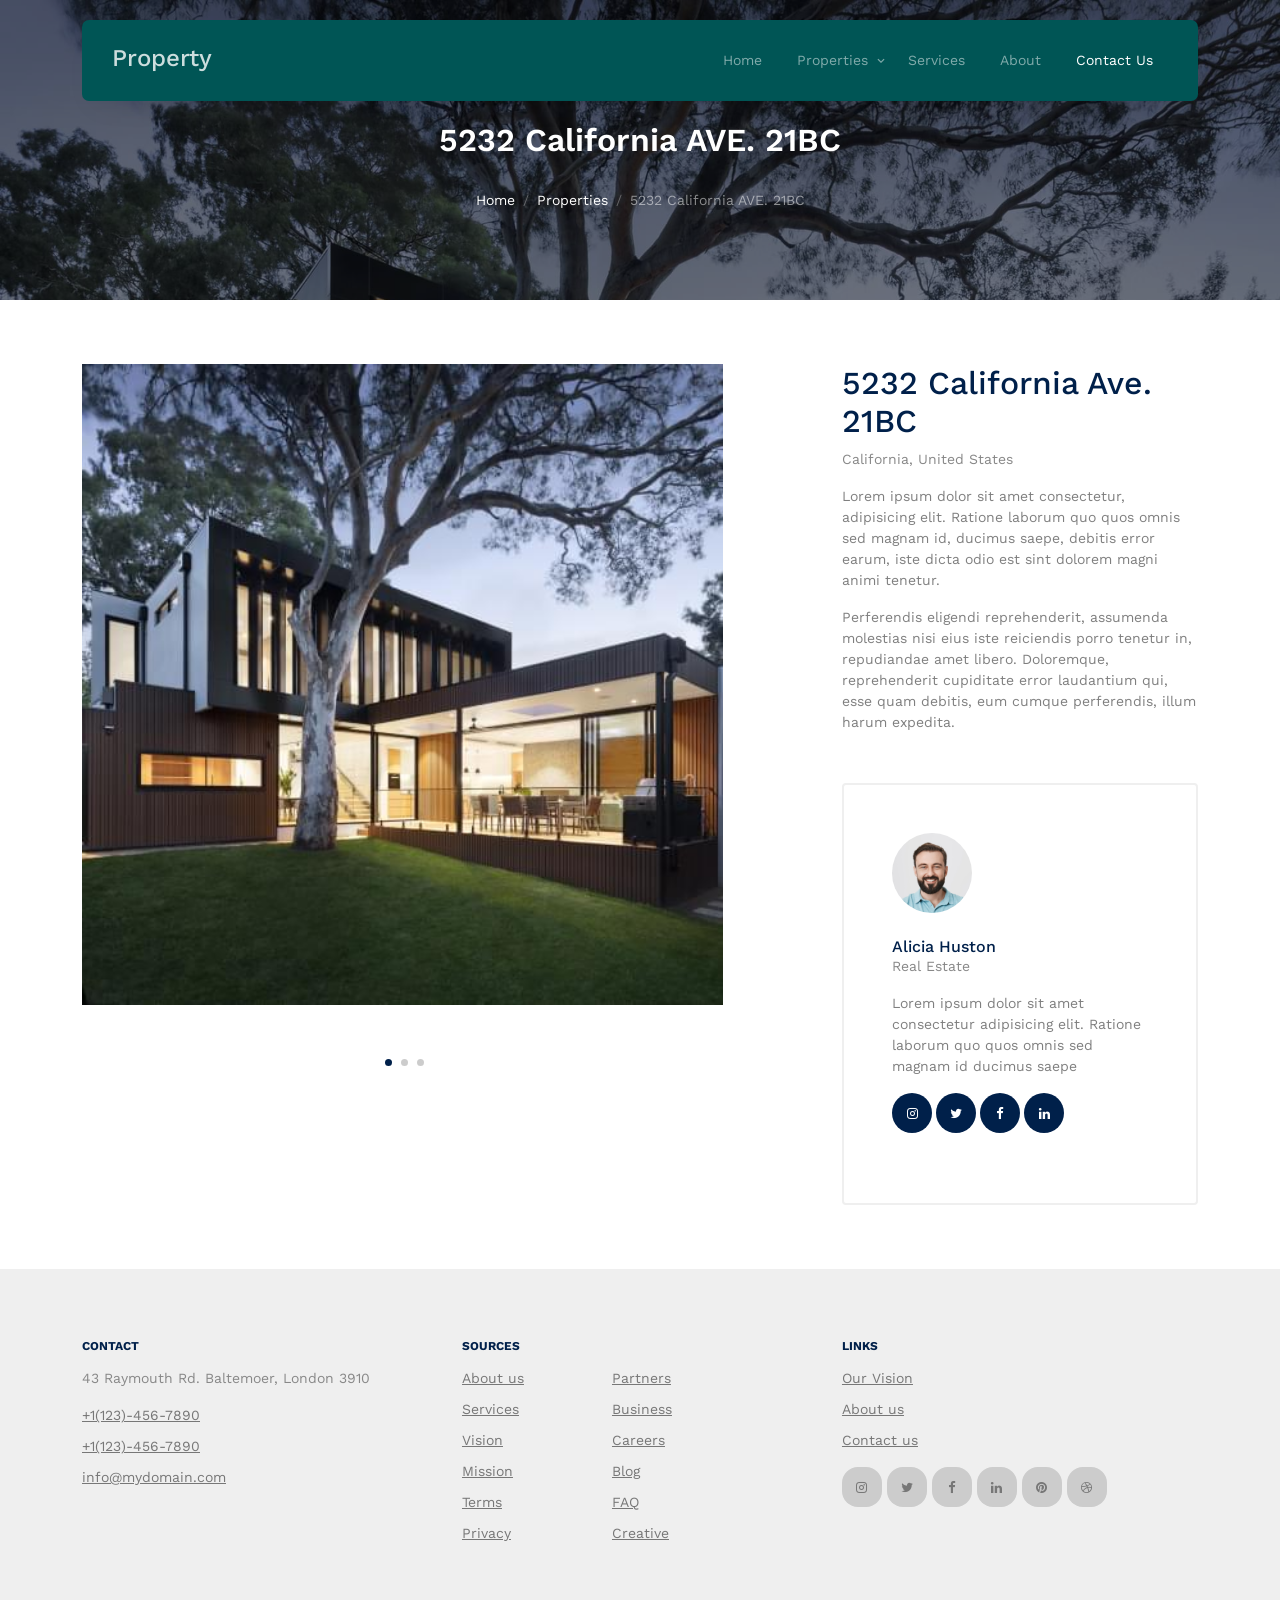
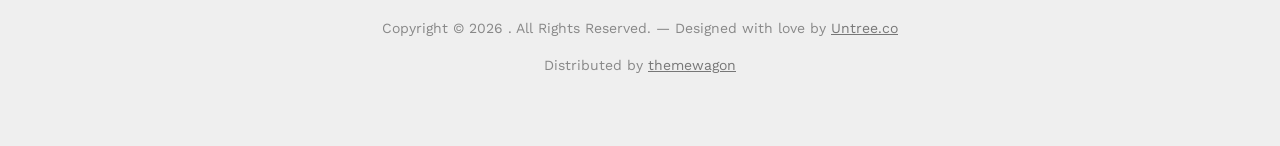
<file: property-single.html>
<!-- /*
* Template Name: Property
* Template Author: Untree.co
* Template URI: https://untree.co/
* License: https://creativecommons.org/licenses/by/3.0/
*/ -->
<!DOCTYPE html>
<html lang="en">
  <head>
    <meta charset="utf-8" />
    <meta name="viewport" content="width=device-width, initial-scale=1" />
    <meta name="author" content="Untree.co" />
    <link rel="shortcut icon" href="favicon.png" />

    <meta name="description" content="" />
    <meta name="keywords" content="bootstrap, bootstrap5" />

    <link rel="preconnect" href="https://fonts.googleapis.com" />
    <link rel="preconnect" href="https://fonts.gstatic.com" crossorigin />
    <link
      href="https://fonts.googleapis.com/css2?family=Work+Sans:wght@400;500;600;700&display=swap"
      rel="stylesheet"
    />

    <link rel="stylesheet" href="fonts/icomoon/style.css" />
    <link rel="stylesheet" href="fonts/flaticon/font/flaticon.css" />

    <link rel="stylesheet" href="css/tiny-slider.css" />
    <link rel="stylesheet" href="css/aos.css" />
    <link rel="stylesheet" href="css/style.css" />

    <title>
      Property &mdash; Free Bootstrap 5 Website Template by Untree.co
    </title>
  </head>
  <body>
    <div class="site-mobile-menu site-navbar-target">
      <div class="site-mobile-menu-header">
        <div class="site-mobile-menu-close">
          <span class="icofont-close js-menu-toggle"></span>
        </div>
      </div>
      <div class="site-mobile-menu-body"></div>
    </div>

    <nav class="site-nav">
      <div class="container">
        <div class="menu-bg-wrap">
          <div class="site-navigation">
            <a href="index.html" class="logo m-0 float-start">Property</a>

            <ul
              class="js-clone-nav d-none d-lg-inline-block text-start site-menu float-end"
            >
              <li><a href="index.html">Home</a></li>
              <li class="has-children">
                <a href="properties.html">Properties</a>
                <ul class="dropdown">
                  <li><a href="#">Buy Property</a></li>
                  <li><a href="#">Sell Property</a></li>
                  <li class="has-children">
                    <a href="#">Dropdown</a>
                    <ul class="dropdown">
                      <li><a href="#">Sub Menu One</a></li>
                      <li><a href="#">Sub Menu Two</a></li>
                      <li><a href="#">Sub Menu Three</a></li>
                    </ul>
                  </li>
                </ul>
              </li>
              <li><a href="services.html">Services</a></li>
              <li><a href="about.html">About</a></li>
              <li class="active"><a href="contact.html">Contact Us</a></li>
            </ul>

            <a
              href="#"
              class="burger light me-auto float-end mt-1 site-menu-toggle js-menu-toggle d-inline-block d-lg-none"
              data-toggle="collapse"
              data-target="#main-navbar"
            >
              <span></span>
            </a>
          </div>
        </div>
      </div>
    </nav>

    <div
      class="hero page-inner overlay"
      style="background-image: url('images/hero_bg_3.jpg')"
    >
      <div class="container">
        <div class="row justify-content-center align-items-center">
          <div class="col-lg-9 text-center mt-5">
            <h1 class="heading" data-aos="fade-up">
              5232 California AVE. 21BC
            </h1>

            <nav
              aria-label="breadcrumb"
              data-aos="fade-up"
              data-aos-delay="200"
            >
              <ol class="breadcrumb text-center justify-content-center">
                <li class="breadcrumb-item"><a href="index.html">Home</a></li>
                <li class="breadcrumb-item">
                  <a href="properties.html">Properties</a>
                </li>
                <li
                  class="breadcrumb-item active text-white-50"
                  aria-current="page"
                >
                  5232 California AVE. 21BC
                </li>
              </ol>
            </nav>
          </div>
        </div>
      </div>
    </div>

    <div class="section">
      <div class="container">
        <div class="row justify-content-between">
          <div class="col-lg-7">
            <div class="img-property-slide-wrap">
              <div class="img-property-slide">
                <img src="images/img_1.jpg" alt="Image" class="img-fluid" />
                <img src="images/img_2.jpg" alt="Image" class="img-fluid" />
                <img src="images/img_3.jpg" alt="Image" class="img-fluid" />
              </div>
            </div>
          </div>
          <div class="col-lg-4">
            <h2 class="heading text-primary">5232 California Ave. 21BC</h2>
            <p class="meta">California, United States</p>
            <p class="text-black-50">
              Lorem ipsum dolor sit amet consectetur, adipisicing elit. Ratione
              laborum quo quos omnis sed magnam id, ducimus saepe, debitis error
              earum, iste dicta odio est sint dolorem magni animi tenetur.
            </p>
            <p class="text-black-50">
              Perferendis eligendi reprehenderit, assumenda molestias nisi eius
              iste reiciendis porro tenetur in, repudiandae amet libero.
              Doloremque, reprehenderit cupiditate error laudantium qui, esse
              quam debitis, eum cumque perferendis, illum harum expedita.
            </p>

            <div class="d-block agent-box p-5">
              <div class="img mb-4">
                <img
                  src="images/person_2-min.jpg"
                  alt="Image"
                  class="img-fluid"
                />
              </div>
              <div class="text">
                <h3 class="mb-0">Alicia Huston</h3>
                <div class="meta mb-3">Real Estate</div>
                <p>
                  Lorem ipsum dolor sit amet consectetur adipisicing elit.
                  Ratione laborum quo quos omnis sed magnam id ducimus saepe
                </p>
                <ul class="list-unstyled social dark-hover d-flex">
                  <li class="me-1">
                    <a href="#"><span class="icon-instagram"></span></a>
                  </li>
                  <li class="me-1">
                    <a href="#"><span class="icon-twitter"></span></a>
                  </li>
                  <li class="me-1">
                    <a href="#"><span class="icon-facebook"></span></a>
                  </li>
                  <li class="me-1">
                    <a href="#"><span class="icon-linkedin"></span></a>
                  </li>
                </ul>
              </div>
            </div>
          </div>
        </div>
      </div>
    </div>

    <div class="site-footer">
      <div class="container">
        <div class="row">
          <div class="col-lg-4">
            <div class="widget">
              <h3>Contact</h3>
              <address>43 Raymouth Rd. Baltemoer, London 3910</address>
              <ul class="list-unstyled links">
                <li><a href="tel://11234567890">+1(123)-456-7890</a></li>
                <li><a href="tel://11234567890">+1(123)-456-7890</a></li>
                <li>
                  <a href="mailto:info@mydomain.com">info@mydomain.com</a>
                </li>
              </ul>
            </div>
            <!-- /.widget -->
          </div>
          <!-- /.col-lg-4 -->
          <div class="col-lg-4">
            <div class="widget">
              <h3>Sources</h3>
              <ul class="list-unstyled float-start links">
                <li><a href="#">About us</a></li>
                <li><a href="#">Services</a></li>
                <li><a href="#">Vision</a></li>
                <li><a href="#">Mission</a></li>
                <li><a href="#">Terms</a></li>
                <li><a href="#">Privacy</a></li>
              </ul>
              <ul class="list-unstyled float-start links">
                <li><a href="#">Partners</a></li>
                <li><a href="#">Business</a></li>
                <li><a href="#">Careers</a></li>
                <li><a href="#">Blog</a></li>
                <li><a href="#">FAQ</a></li>
                <li><a href="#">Creative</a></li>
              </ul>
            </div>
            <!-- /.widget -->
          </div>
          <!-- /.col-lg-4 -->
          <div class="col-lg-4">
            <div class="widget">
              <h3>Links</h3>
              <ul class="list-unstyled links">
                <li><a href="#">Our Vision</a></li>
                <li><a href="#">About us</a></li>
                <li><a href="#">Contact us</a></li>
              </ul>

              <ul class="list-unstyled social">
                <li>
                  <a href="#"><span class="icon-instagram"></span></a>
                </li>
                <li>
                  <a href="#"><span class="icon-twitter"></span></a>
                </li>
                <li>
                  <a href="#"><span class="icon-facebook"></span></a>
                </li>
                <li>
                  <a href="#"><span class="icon-linkedin"></span></a>
                </li>
                <li>
                  <a href="#"><span class="icon-pinterest"></span></a>
                </li>
                <li>
                  <a href="#"><span class="icon-dribbble"></span></a>
                </li>
              </ul>
            </div>
            <!-- /.widget -->
          </div>
          <!-- /.col-lg-4 -->
        </div>
        <!-- /.row -->

        <div class="row mt-5">
          <div class="col-12 text-center">
            <!-- 
              **==========
              NOTE: 
              Please don't remove this copyright link unless you buy the license here https://untree.co/license/  
              **==========
            -->

            <p>
              Copyright &copy;
              <script>
                document.write(new Date().getFullYear());
              </script>
              . All Rights Reserved. &mdash; Designed with love by
              <a href="https://untree.co">Untree.co</a>
              <!-- License information: https://untree.co/license/ -->
            </p>
            <div>
              Distributed by
              <a href="https://themewagon.com/" target="_blank">themewagon</a>
            </div>
          </div>
        </div>
      </div>
      <!-- /.container -->
    </div>
    <!-- /.site-footer -->

    <!-- Preloader -->
    <div id="overlayer"></div>
    <div class="loader">
      <div class="spinner-border" role="status">
        <span class="visually-hidden">Loading...</span>
      </div>
    </div>

    <script src="js/bootstrap.bundle.min.js"></script>
    <script src="js/tiny-slider.js"></script>
    <script src="js/aos.js"></script>
    <script src="js/navbar.js"></script>
    <script src="js/counter.js"></script>
    <script src="js/custom.js"></script>
  </body>
</html>
</file>
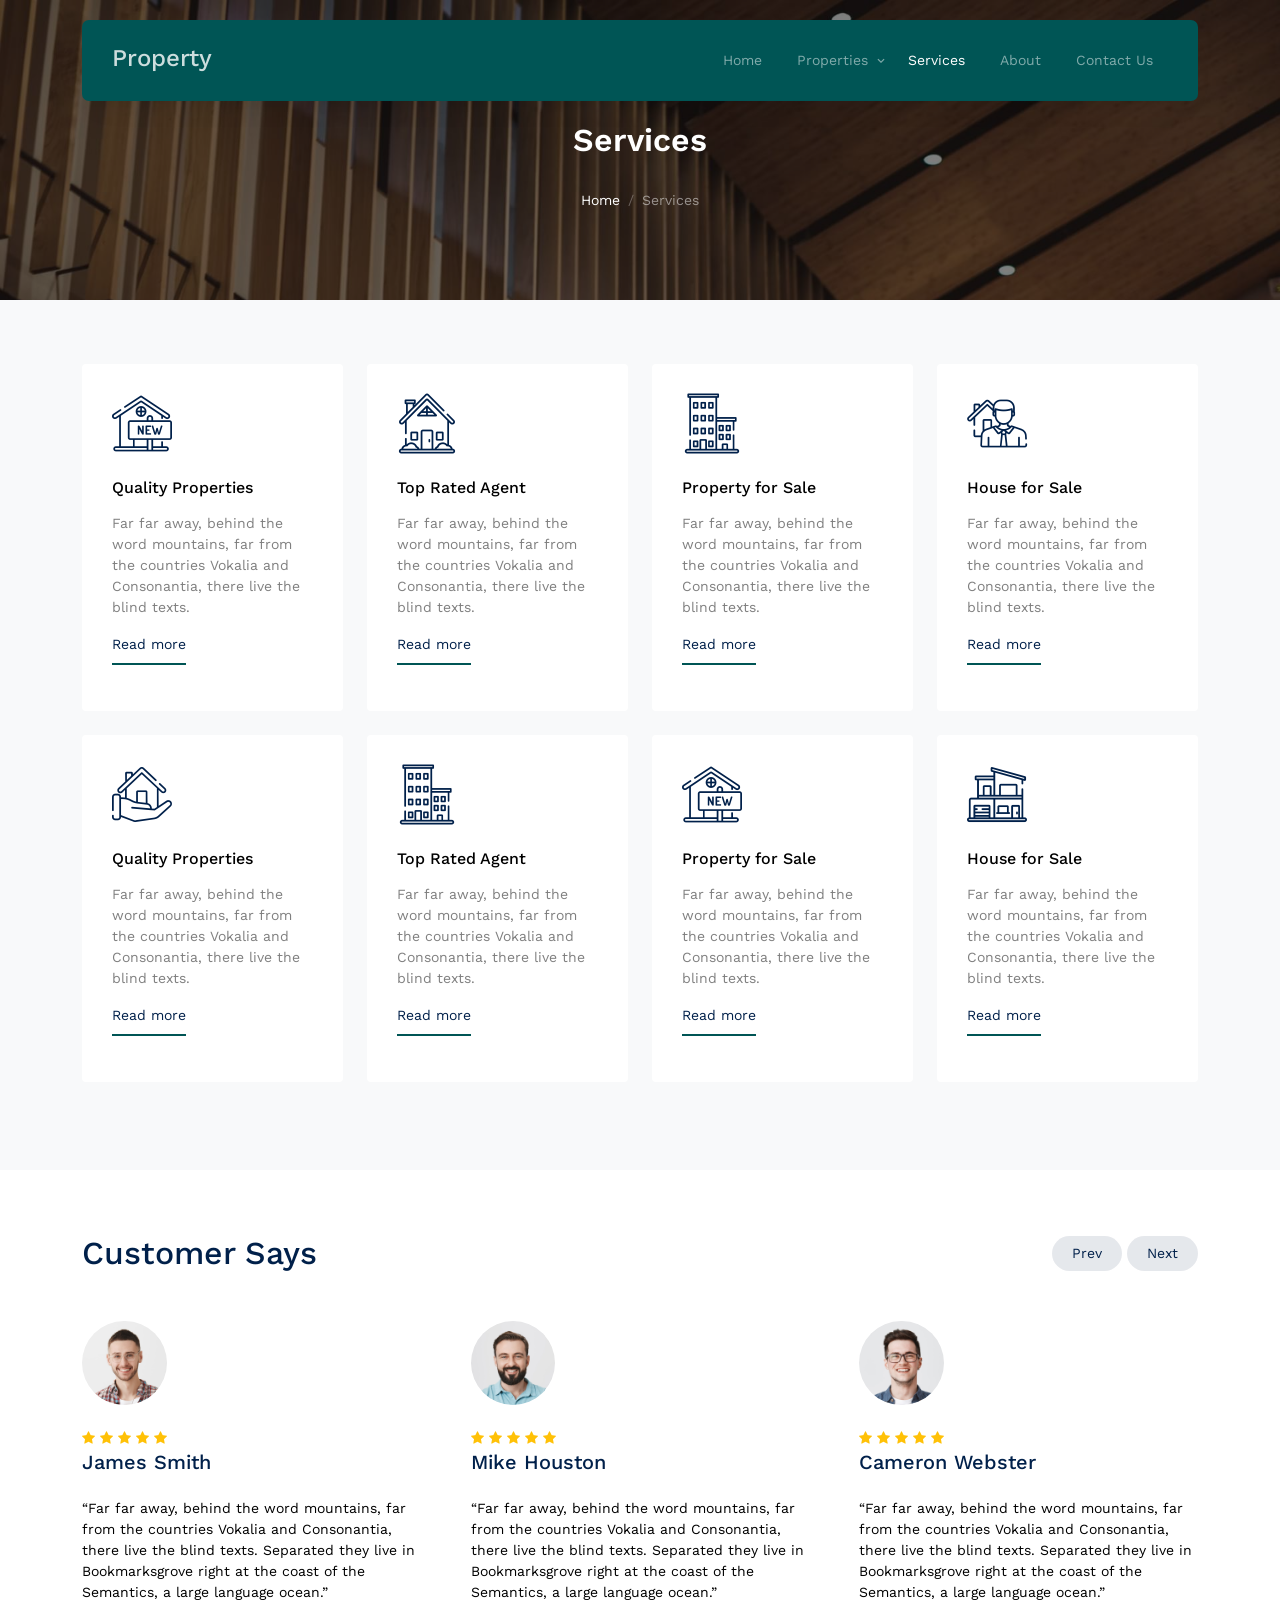
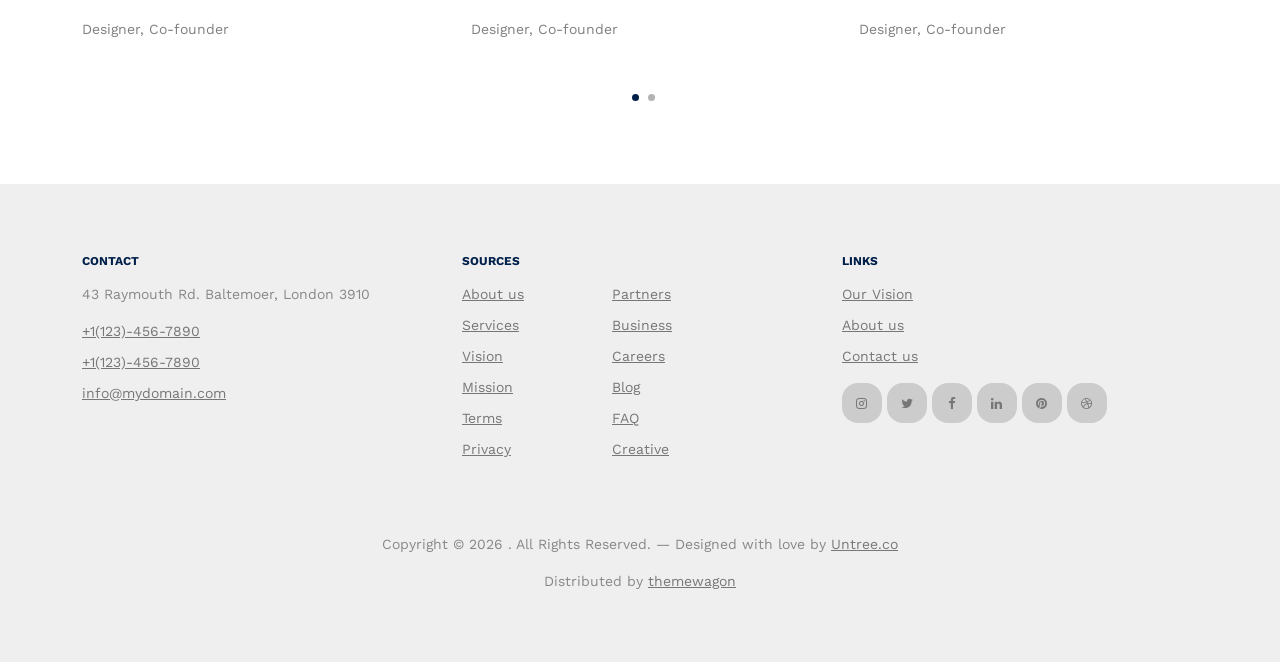
<file: services.html>
<!-- /*
* Template Name: Property
* Template Author: Untree.co
* Template URI: https://untree.co/
* License: https://creativecommons.org/licenses/by/3.0/
*/ -->
<!DOCTYPE html>
<html lang="en">
  <head>
    <meta charset="utf-8" />
    <meta name="viewport" content="width=device-width, initial-scale=1" />
    <meta name="author" content="Untree.co" />
    <link rel="shortcut icon" href="favicon.png" />

    <meta name="description" content="" />
    <meta name="keywords" content="bootstrap, bootstrap5" />

    <link rel="preconnect" href="https://fonts.googleapis.com" />
    <link rel="preconnect" href="https://fonts.gstatic.com" crossorigin />
    <link
      href="https://fonts.googleapis.com/css2?family=Work+Sans:wght@400;500;600;700&display=swap"
      rel="stylesheet"
    />

    <link rel="stylesheet" href="fonts/icomoon/style.css" />
    <link rel="stylesheet" href="fonts/flaticon/font/flaticon.css" />

    <link rel="stylesheet" href="css/tiny-slider.css" />
    <link rel="stylesheet" href="css/aos.css" />
    <link rel="stylesheet" href="css/style.css" />

    <title>
      Property &mdash; Free Bootstrap 5 Website Template by Untree.co
    </title>
  </head>
  <body>
    <div class="site-mobile-menu site-navbar-target">
      <div class="site-mobile-menu-header">
        <div class="site-mobile-menu-close">
          <span class="icofont-close js-menu-toggle"></span>
        </div>
      </div>
      <div class="site-mobile-menu-body"></div>
    </div>

    <nav class="site-nav">
      <div class="container">
        <div class="menu-bg-wrap">
          <div class="site-navigation">
            <a href="index.html" class="logo m-0 float-start">Property</a>

            <ul
              class="js-clone-nav d-none d-lg-inline-block text-start site-menu float-end"
            >
              <li><a href="index.html">Home</a></li>
              <li class="has-children">
                <a href="properties.html">Properties</a>
                <ul class="dropdown">
                  <li><a href="#">Buy Property</a></li>
                  <li><a href="#">Sell Property</a></li>
                  <li class="has-children">
                    <a href="#">Dropdown</a>
                    <ul class="dropdown">
                      <li><a href="#">Sub Menu One</a></li>
                      <li><a href="#">Sub Menu Two</a></li>
                      <li><a href="#">Sub Menu Three</a></li>
                    </ul>
                  </li>
                </ul>
              </li>
              <li class="active"><a href="services.html">Services</a></li>
              <li><a href="about.html">About</a></li>
              <li><a href="contact.html">Contact Us</a></li>
            </ul>

            <a
              href="#"
              class="burger light me-auto float-end mt-1 site-menu-toggle js-menu-toggle d-inline-block d-lg-none"
              data-toggle="collapse"
              data-target="#main-navbar"
            >
              <span></span>
            </a>
          </div>
        </div>
      </div>
    </nav>

    <div
      class="hero page-inner overlay"
      style="background-image: url('images/hero_bg_1.jpg')"
    >
      <div class="container">
        <div class="row justify-content-center align-items-center">
          <div class="col-lg-9 text-center mt-5">
            <h1 class="heading" data-aos="fade-up">Services</h1>

            <nav
              aria-label="breadcrumb"
              data-aos="fade-up"
              data-aos-delay="200"
            >
              <ol class="breadcrumb text-center justify-content-center">
                <li class="breadcrumb-item"><a href="index.html">Home</a></li>
                <li
                  class="breadcrumb-item active text-white-50"
                  aria-current="page"
                >
                  Services
                </li>
              </ol>
            </nav>
          </div>
        </div>
      </div>
    </div>

    <div class="section bg-light">
      <div class="container">
        <div class="row">
          <div class="col-6 col-lg-3" data-aos="fade-up" data-aos-delay="300">
            <div class="box-feature mb-4">
              <span class="flaticon-house mb-4 d-block"></span>
              <h3 class="text-black mb-3 font-weight-bold">
                Quality Properties
              </h3>
              <p class="text-black-50">
                Far far away, behind the word mountains, far from the countries
                Vokalia and Consonantia, there live the blind texts.
              </p>
              <p><a href="#" class="learn-more">Read more</a></p>
            </div>
          </div>
          <div class="col-6 col-lg-3" data-aos="fade-up" data-aos-delay="400">
            <div class="box-feature mb-4">
              <span class="flaticon-house-2 mb-4 d-block-3"></span>
              <h3 class="text-black mb-3 font-weight-bold">Top Rated Agent</h3>
              <p class="text-black-50">
                Far far away, behind the word mountains, far from the countries
                Vokalia and Consonantia, there live the blind texts.
              </p>
              <p><a href="#" class="learn-more">Read more</a></p>
            </div>
          </div>
          <div class="col-6 col-lg-3" data-aos="fade-up" data-aos-delay="500">
            <div class="box-feature mb-4">
              <span class="flaticon-building mb-4 d-block"></span>
              <h3 class="text-black mb-3 font-weight-bold">
                Property for Sale
              </h3>
              <p class="text-black-50">
                Far far away, behind the word mountains, far from the countries
                Vokalia and Consonantia, there live the blind texts.
              </p>
              <p><a href="#" class="learn-more">Read more</a></p>
            </div>
          </div>
          <div class="col-6 col-lg-3" data-aos="fade-up" data-aos-delay="600">
            <div class="box-feature mb-4">
              <span class="flaticon-house-3 mb-4 d-block-1"></span>
              <h3 class="text-black mb-3 font-weight-bold">House for Sale</h3>
              <p class="text-black-50">
                Far far away, behind the word mountains, far from the countries
                Vokalia and Consonantia, there live the blind texts.
              </p>
              <p><a href="#" class="learn-more">Read more</a></p>
            </div>
          </div>

          <div class="col-6 col-lg-3" data-aos="fade-up" data-aos-delay="300">
            <div class="box-feature mb-4">
              <span class="flaticon-house-4 mb-4 d-block"></span>
              <h3 class="text-black mb-3 font-weight-bold">
                Quality Properties
              </h3>
              <p class="text-black-50">
                Far far away, behind the word mountains, far from the countries
                Vokalia and Consonantia, there live the blind texts.
              </p>
              <p><a href="#" class="learn-more">Read more</a></p>
            </div>
          </div>
          <div class="col-6 col-lg-3" data-aos="fade-up" data-aos-delay="400">
            <div class="box-feature mb-4">
              <span class="flaticon-building mb-4 d-block-3"></span>
              <h3 class="text-black mb-3 font-weight-bold">Top Rated Agent</h3>
              <p class="text-black-50">
                Far far away, behind the word mountains, far from the countries
                Vokalia and Consonantia, there live the blind texts.
              </p>
              <p><a href="#" class="learn-more">Read more</a></p>
            </div>
          </div>
          <div class="col-6 col-lg-3" data-aos="fade-up" data-aos-delay="500">
            <div class="box-feature mb-4">
              <span class="flaticon-house mb-4 d-block"></span>
              <h3 class="text-black mb-3 font-weight-bold">
                Property for Sale
              </h3>
              <p class="text-black-50">
                Far far away, behind the word mountains, far from the countries
                Vokalia and Consonantia, there live the blind texts.
              </p>
              <p><a href="#" class="learn-more">Read more</a></p>
            </div>
          </div>
          <div class="col-6 col-lg-3" data-aos="fade-up" data-aos-delay="600">
            <div class="box-feature mb-4">
              <span class="flaticon-house-1 mb-4 d-block-1"></span>
              <h3 class="text-black mb-3 font-weight-bold">House for Sale</h3>
              <p class="text-black-50">
                Far far away, behind the word mountains, far from the countries
                Vokalia and Consonantia, there live the blind texts.
              </p>
              <p><a href="#" class="learn-more">Read more</a></p>
            </div>
          </div>
        </div>
      </div>
    </div>

    <div class="section sec-testimonials">
      <div class="container">
        <div class="row mb-5 align-items-center">
          <div class="col-md-6">
            <h2 class="font-weight-bold heading text-primary mb-4 mb-md-0">
              Customer Says
            </h2>
          </div>
          <div class="col-md-6 text-md-end">
            <div id="testimonial-nav">
              <span class="prev" data-controls="prev">Prev</span>

              <span class="next" data-controls="next">Next</span>
            </div>
          </div>
        </div>

        <div class="row">
          <div class="col-lg-4"></div>
        </div>
        <div class="testimonial-slider-wrap">
          <div class="testimonial-slider">
            <div class="item">
              <div class="testimonial">
                <img
                  src="images/person_1-min.jpg"
                  alt="Image"
                  class="img-fluid rounded-circle w-25 mb-4"
                />
                <div class="rate">
                  <span class="icon-star text-warning"></span>
                  <span class="icon-star text-warning"></span>
                  <span class="icon-star text-warning"></span>
                  <span class="icon-star text-warning"></span>
                  <span class="icon-star text-warning"></span>
                </div>
                <h3 class="h5 text-primary mb-4">James Smith</h3>
                <blockquote>
                  <p>
                    &ldquo;Far far away, behind the word mountains, far from the
                    countries Vokalia and Consonantia, there live the blind
                    texts. Separated they live in Bookmarksgrove right at the
                    coast of the Semantics, a large language ocean.&rdquo;
                  </p>
                </blockquote>
                <p class="text-black-50">Designer, Co-founder</p>
              </div>
            </div>

            <div class="item">
              <div class="testimonial">
                <img
                  src="images/person_2-min.jpg"
                  alt="Image"
                  class="img-fluid rounded-circle w-25 mb-4"
                />
                <div class="rate">
                  <span class="icon-star text-warning"></span>
                  <span class="icon-star text-warning"></span>
                  <span class="icon-star text-warning"></span>
                  <span class="icon-star text-warning"></span>
                  <span class="icon-star text-warning"></span>
                </div>
                <h3 class="h5 text-primary mb-4">Mike Houston</h3>
                <blockquote>
                  <p>
                    &ldquo;Far far away, behind the word mountains, far from the
                    countries Vokalia and Consonantia, there live the blind
                    texts. Separated they live in Bookmarksgrove right at the
                    coast of the Semantics, a large language ocean.&rdquo;
                  </p>
                </blockquote>
                <p class="text-black-50">Designer, Co-founder</p>
              </div>
            </div>

            <div class="item">
              <div class="testimonial">
                <img
                  src="images/person_3-min.jpg"
                  alt="Image"
                  class="img-fluid rounded-circle w-25 mb-4"
                />
                <div class="rate">
                  <span class="icon-star text-warning"></span>
                  <span class="icon-star text-warning"></span>
                  <span class="icon-star text-warning"></span>
                  <span class="icon-star text-warning"></span>
                  <span class="icon-star text-warning"></span>
                </div>
                <h3 class="h5 text-primary mb-4">Cameron Webster</h3>
                <blockquote>
                  <p>
                    &ldquo;Far far away, behind the word mountains, far from the
                    countries Vokalia and Consonantia, there live the blind
                    texts. Separated they live in Bookmarksgrove right at the
                    coast of the Semantics, a large language ocean.&rdquo;
                  </p>
                </blockquote>
                <p class="text-black-50">Designer, Co-founder</p>
              </div>
            </div>

            <div class="item">
              <div class="testimonial">
                <img
                  src="images/person_4-min.jpg"
                  alt="Image"
                  class="img-fluid rounded-circle w-25 mb-4"
                />
                <div class="rate">
                  <span class="icon-star text-warning"></span>
                  <span class="icon-star text-warning"></span>
                  <span class="icon-star text-warning"></span>
                  <span class="icon-star text-warning"></span>
                  <span class="icon-star text-warning"></span>
                </div>
                <h3 class="h5 text-primary mb-4">Dave Smith</h3>
                <blockquote>
                  <p>
                    &ldquo;Far far away, behind the word mountains, far from the
                    countries Vokalia and Consonantia, there live the blind
                    texts. Separated they live in Bookmarksgrove right at the
                    coast of the Semantics, a large language ocean.&rdquo;
                  </p>
                </blockquote>
                <p class="text-black-50">Designer, Co-founder</p>
              </div>
            </div>
          </div>
        </div>
      </div>
    </div>

    <div class="site-footer">
      <div class="container">
        <div class="row">
          <div class="col-lg-4">
            <div class="widget">
              <h3>Contact</h3>
              <address>43 Raymouth Rd. Baltemoer, London 3910</address>
              <ul class="list-unstyled links">
                <li><a href="tel://11234567890">+1(123)-456-7890</a></li>
                <li><a href="tel://11234567890">+1(123)-456-7890</a></li>
                <li>
                  <a href="mailto:info@mydomain.com">info@mydomain.com</a>
                </li>
              </ul>
            </div>
            <!-- /.widget -->
          </div>
          <!-- /.col-lg-4 -->
          <div class="col-lg-4">
            <div class="widget">
              <h3>Sources</h3>
              <ul class="list-unstyled float-start links">
                <li><a href="#">About us</a></li>
                <li><a href="#">Services</a></li>
                <li><a href="#">Vision</a></li>
                <li><a href="#">Mission</a></li>
                <li><a href="#">Terms</a></li>
                <li><a href="#">Privacy</a></li>
              </ul>
              <ul class="list-unstyled float-start links">
                <li><a href="#">Partners</a></li>
                <li><a href="#">Business</a></li>
                <li><a href="#">Careers</a></li>
                <li><a href="#">Blog</a></li>
                <li><a href="#">FAQ</a></li>
                <li><a href="#">Creative</a></li>
              </ul>
            </div>
            <!-- /.widget -->
          </div>
          <!-- /.col-lg-4 -->
          <div class="col-lg-4">
            <div class="widget">
              <h3>Links</h3>
              <ul class="list-unstyled links">
                <li><a href="#">Our Vision</a></li>
                <li><a href="#">About us</a></li>
                <li><a href="#">Contact us</a></li>
              </ul>

              <ul class="list-unstyled social">
                <li>
                  <a href="#"><span class="icon-instagram"></span></a>
                </li>
                <li>
                  <a href="#"><span class="icon-twitter"></span></a>
                </li>
                <li>
                  <a href="#"><span class="icon-facebook"></span></a>
                </li>
                <li>
                  <a href="#"><span class="icon-linkedin"></span></a>
                </li>
                <li>
                  <a href="#"><span class="icon-pinterest"></span></a>
                </li>
                <li>
                  <a href="#"><span class="icon-dribbble"></span></a>
                </li>
              </ul>
            </div>
            <!-- /.widget -->
          </div>
          <!-- /.col-lg-4 -->
        </div>
        <!-- /.row -->

        <div class="row mt-5">
          <div class="col-12 text-center">
            <!-- 
              **==========
              NOTE: 
              Please don't remove this copyright link unless you buy the license here https://untree.co/license/  
              **==========
            -->

            <p>
              Copyright &copy;
              <script>
                document.write(new Date().getFullYear());
              </script>
              . All Rights Reserved. &mdash; Designed with love by
              <a href="https://untree.co">Untree.co</a>
              <!-- License information: https://untree.co/license/ -->
            </p>
            <div>
              Distributed by
              <a href="https://themewagon.com/" target="_blank">themewagon</a>
            </div>
          </div>
        </div>
      </div>
      <!-- /.container -->
    </div>
    <!-- /.site-footer -->

    <!-- Preloader -->
    <div id="overlayer"></div>
    <div class="loader">
      <div class="spinner-border" role="status">
        <span class="visually-hidden">Loading...</span>
      </div>
    </div>

    <script src="js/bootstrap.bundle.min.js"></script>
    <script src="js/tiny-slider.js"></script>
    <script src="js/aos.js"></script>
    <script src="js/navbar.js"></script>
    <script src="js/counter.js"></script>
    <script src="js/custom.js"></script>
  </body>
</html>
</file>
<file: fonts/icomoon/style.css>
@font-face {
  font-family: 'icomoon';
  src:  url('fonts/icomoon.eot?10si43');
  src:  url('fonts/icomoon.eot?10si43#iefix') format('embedded-opentype'),
    url('fonts/icomoon.ttf?10si43') format('truetype'),
    url('fonts/icomoon.woff?10si43') format('woff'),
    url('fonts/icomoon.svg?10si43#icomoon') format('svg');
  font-weight: normal;
  font-style: normal;
}

[class^="icon-"], [class*=" icon-"] {
  /* use !important to prevent issues with browser extensions that change fonts */
  font-family: 'icomoon' !important;
  speak: none;
  font-style: normal;
  font-weight: normal;
  font-variant: normal;
  text-transform: none;
  line-height: 1;

  /* Better Font Rendering =========== */
  -webkit-font-smoothing: antialiased;
  -moz-osx-font-smoothing: grayscale;
}

.icon-asterisk:before {
  content: "\f069";
}
.icon-plus:before {
  content: "\f067";
}
.icon-question:before {
  content: "\f128";
}
.icon-minus:before {
  content: "\f068";
}
.icon-glass:before {
  content: "\f000";
}
.icon-music:before {
  content: "\f001";
}
.icon-search:before {
  content: "\f002";
}
.icon-envelope-o:before {
  content: "\f003";
}
.icon-heart:before {
  content: "\f004";
}
.icon-star:before {
  content: "\f005";
}
.icon-star-o:before {
  content: "\f006";
}
.icon-user:before {
  content: "\f007";
}
.icon-film:before {
  content: "\f008";
}
.icon-th-large:before {
  content: "\f009";
}
.icon-th:before {
  content: "\f00a";
}
.icon-th-list:before {
  content: "\f00b";
}
.icon-check:before {
  content: "\f00c";
}
.icon-close:before {
  content: "\f00d";
}
.icon-remove:before {
  content: "\f00d";
}
.icon-times:before {
  content: "\f00d";
}
.icon-search-plus:before {
  content: "\f00e";
}
.icon-search-minus:before {
  content: "\f010";
}
.icon-power-off:before {
  content: "\f011";
}
.icon-signal:before {
  content: "\f012";
}
.icon-cog:before {
  content: "\f013";
}
.icon-gear:before {
  content: "\f013";
}
.icon-trash-o:before {
  content: "\f014";
}
.icon-home:before {
  content: "\f015";
}
.icon-file-o:before {
  content: "\f016";
}
.icon-clock-o:before {
  content: "\f017";
}
.icon-road:before {
  content: "\f018";
}
.icon-download:before {
  content: "\f019";
}
.icon-arrow-circle-o-down:before {
  content: "\f01a";
}
.icon-arrow-circle-o-up:before {
  content: "\f01b";
}
.icon-inbox:before {
  content: "\f01c";
}
.icon-play-circle-o:before {
  content: "\f01d";
}
.icon-repeat:before {
  content: "\f01e";
}
.icon-rotate-right:before {
  content: "\f01e";
}
.icon-refresh:before {
  content: "\f021";
}
.icon-list-alt:before {
  content: "\f022";
}
.icon-lock:before {
  content: "\f023";
}
.icon-flag:before {
  content: "\f024";
}
.icon-headphones:before {
  content: "\f025";
}
.icon-volume-off:before {
  content: "\f026";
}
.icon-volume-down:before {
  content: "\f027";
}
.icon-volume-up:before {
  content: "\f028";
}
.icon-qrcode:before {
  content: "\f029";
}
.icon-barcode:before {
  content: "\f02a";
}
.icon-tag:before {
  content: "\f02b";
}
.icon-tags:before {
  content: "\f02c";
}
.icon-book:before {
  content: "\f02d";
}
.icon-bookmark:before {
  content: "\f02e";
}
.icon-print:before {
  content: "\f02f";
}
.icon-camera:before {
  content: "\f030";
}
.icon-font:before {
  content: "\f031";
}
.icon-bold:before {
  content: "\f032";
}
.icon-italic:before {
  content: "\f033";
}
.icon-text-height:before {
  content: "\f034";
}
.icon-text-width:before {
  content: "\f035";
}
.icon-align-left:before {
  content: "\f036";
}
.icon-align-center:before {
  content: "\f037";
}
.icon-align-right:before {
  content: "\f038";
}
.icon-align-justify:before {
  content: "\f039";
}
.icon-list:before {
  content: "\f03a";
}
.icon-dedent:before {
  content: "\f03b";
}
.icon-outdent:before {
  content: "\f03b";
}
.icon-indent:before {
  content: "\f03c";
}
.icon-video-camera:before {
  content: "\f03d";
}
.icon-image:before {
  content: "\f03e";
}
.icon-photo:before {
  content: "\f03e";
}
.icon-picture-o:before {
  content: "\f03e";
}
.icon-pencil:before {
  content: "\f040";
}
.icon-map-marker:before {
  content: "\f041";
}
.icon-adjust:before {
  content: "\f042";
}
.icon-tint:before {
  content: "\f043";
}
.icon-edit:before {
  content: "\f044";
}
.icon-pencil-square-o:before {
  content: "\f044";
}
.icon-share-square-o:before {
  content: "\f045";
}
.icon-check-square-o:before {
  content: "\f046";
}
.icon-arrows:before {
  content: "\f047";
}
.icon-step-backward:before {
  content: "\f048";
}
.icon-fast-backward:before {
  content: "\f049";
}
.icon-backward:before {
  content: "\f04a";
}
.icon-play:before {
  content: "\f04b";
}
.icon-pause:before {
  content: "\f04c";
}
.icon-stop:before {
  content: "\f04d";
}
.icon-forward:before {
  content: "\f04e";
}
.icon-fast-forward:before {
  content: "\f050";
}
.icon-step-forward:before {
  content: "\f051";
}
.icon-eject:before {
  content: "\f052";
}
.icon-chevron-left:before {
  content: "\f053";
}
.icon-chevron-right:before {
  content: "\f054";
}
.icon-plus-circle:before {
  content: "\f055";
}
.icon-minus-circle:before {
  content: "\f056";
}
.icon-times-circle:before {
  content: "\f057";
}
.icon-check-circle:before {
  content: "\f058";
}
.icon-question-circle:before {
  content: "\f059";
}
.icon-info-circle:before {
  content: "\f05a";
}
.icon-crosshairs:before {
  content: "\f05b";
}
.icon-times-circle-o:before {
  content: "\f05c";
}
.icon-check-circle-o:before {
  content: "\f05d";
}
.icon-ban:before {
  content: "\f05e";
}
.icon-arrow-left:before {
  content: "\f060";
}
.icon-arrow-right:before {
  content: "\f061";
}
.icon-arrow-up:before {
  content: "\f062";
}
.icon-arrow-down:before {
  content: "\f063";
}
.icon-mail-forward:before {
  content: "\f064";
}
.icon-share:before {
  content: "\f064";
}
.icon-expand:before {
  content: "\f065";
}
.icon-compress:before {
  content: "\f066";
}
.icon-exclamation-circle:before {
  content: "\f06a";
}
.icon-gift:before {
  content: "\f06b";
}
.icon-leaf:before {
  content: "\f06c";
}
.icon-fire:before {
  content: "\f06d";
}
.icon-eye:before {
  content: "\f06e";
}
.icon-eye-slash:before {
  content: "\f070";
}
.icon-exclamation-triangle:before {
  content: "\f071";
}
.icon-warning:before {
  content: "\f071";
}
.icon-plane:before {
  content: "\f072";
}
.icon-calendar:before {
  content: "\f073";
}
.icon-random:before {
  content: "\f074";
}
.icon-comment:before {
  content: "\f075";
}
.icon-magnet:before {
  content: "\f076";
}
.icon-chevron-up:before {
  content: "\f077";
}
.icon-chevron-down:before {
  content: "\f078";
}
.icon-retweet:before {
  content: "\f079";
}
.icon-shopping-cart:before {
  content: "\f07a";
}
.icon-folder:before {
  content: "\f07b";
}
.icon-folder-open:before {
  content: "\f07c";
}
.icon-arrows-v:before {
  content: "\f07d";
}
.icon-arrows-h:before {
  content: "\f07e";
}
.icon-bar-chart:before {
  content: "\f080";
}
.icon-bar-chart-o:before {
  content: "\f080";
}
.icon-twitter-square:before {
  content: "\f081";
}
.icon-facebook-square:before {
  content: "\f082";
}
.icon-camera-retro:before {
  content: "\f083";
}
.icon-key:before {
  content: "\f084";
}
.icon-cogs:before {
  content: "\f085";
}
.icon-gears:before {
  content: "\f085";
}
.icon-comments:before {
  content: "\f086";
}
.icon-thumbs-o-up:before {
  content: "\f087";
}
.icon-thumbs-o-down:before {
  content: "\f088";
}
.icon-star-half:before {
  content: "\f089";
}
.icon-heart-o:before {
  content: "\f08a";
}
.icon-sign-out:before {
  content: "\f08b";
}
.icon-linkedin-square:before {
  content: "\f08c";
}
.icon-thumb-tack:before {
  content: "\f08d";
}
.icon-external-link:before {
  content: "\f08e";
}
.icon-sign-in:before {
  content: "\f090";
}
.icon-trophy:before {
  content: "\f091";
}
.icon-github-square:before {
  content: "\f092";
}
.icon-upload:before {
  content: "\f093";
}
.icon-lemon-o:before {
  content: "\f094";
}
.icon-phone:before {
  content: "\f095";
}
.icon-square-o:before {
  content: "\f096";
}
.icon-bookmark-o:before {
  content: "\f097";
}
.icon-phone-square:before {
  content: "\f098";
}
.icon-twitter:before {
  content: "\f099";
}
.icon-facebook:before {
  content: "\f09a";
}
.icon-facebook-f:before {
  content: "\f09a";
}
.icon-github:before {
  content: "\f09b";
}
.icon-unlock:before {
  content: "\f09c";
}
.icon-credit-card:before {
  content: "\f09d";
}
.icon-feed:before {
  content: "\f09e";
}
.icon-rss:before {
  content: "\f09e";
}
.icon-hdd-o:before {
  content: "\f0a0";
}
.icon-bullhorn:before {
  content: "\f0a1";
}
.icon-bell-o:before {
  content: "\f0a2";
}
.icon-certificate:before {
  content: "\f0a3";
}
.icon-hand-o-right:before {
  content: "\f0a4";
}
.icon-hand-o-left:before {
  content: "\f0a5";
}
.icon-hand-o-up:before {
  content: "\f0a6";
}
.icon-hand-o-down:before {
  content: "\f0a7";
}
.icon-arrow-circle-left:before {
  content: "\f0a8";
}
.icon-arrow-circle-right:before {
  content: "\f0a9";
}
.icon-arrow-circle-up:before {
  content: "\f0aa";
}
.icon-arrow-circle-down:before {
  content: "\f0ab";
}
.icon-globe:before {
  content: "\f0ac";
}
.icon-wrench:before {
  content: "\f0ad";
}
.icon-tasks:before {
  content: "\f0ae";
}
.icon-filter:before {
  content: "\f0b0";
}
.icon-briefcase:before {
  content: "\f0b1";
}
.icon-arrows-alt:before {
  content: "\f0b2";
}
.icon-group:before {
  content: "\f0c0";
}
.icon-users:before {
  content: "\f0c0";
}
.icon-chain:before {
  content: "\f0c1";
}
.icon-link:before {
  content: "\f0c1";
}
.icon-cloud:before {
  content: "\f0c2";
}
.icon-flask:before {
  content: "\f0c3";
}
.icon-cut:before {
  content: "\f0c4";
}
.icon-scissors:before {
  content: "\f0c4";
}
.icon-copy:before {
  content: "\f0c5";
}
.icon-files-o:before {
  content: "\f0c5";
}
.icon-paperclip:before {
  content: "\f0c6";
}
.icon-floppy-o:before {
  content: "\f0c7";
}
.icon-save:before {
  content: "\f0c7";
}
.icon-square:before {
  content: "\f0c8";
}
.icon-bars:before {
  content: "\f0c9";
}
.icon-navicon:before {
  content: "\f0c9";
}
.icon-reorder:before {
  content: "\f0c9";
}
.icon-list-ul:before {
  content: "\f0ca";
}
.icon-list-ol:before {
  content: "\f0cb";
}
.icon-strikethrough:before {
  content: "\f0cc";
}
.icon-underline:before {
  content: "\f0cd";
}
.icon-table:before {
  content: "\f0ce";
}
.icon-magic:before {
  content: "\f0d0";
}
.icon-truck:before {
  content: "\f0d1";
}
.icon-pinterest:before {
  content: "\f0d2";
}
.icon-pinterest-square:before {
  content: "\f0d3";
}
.icon-google-plus-square:before {
  content: "\f0d4";
}
.icon-google-plus:before {
  content: "\f0d5";
}
.icon-money:before {
  content: "\f0d6";
}
.icon-caret-down:before {
  content: "\f0d7";
}
.icon-caret-up:before {
  content: "\f0d8";
}
.icon-caret-left:before {
  content: "\f0d9";
}
.icon-caret-right:before {
  content: "\f0da";
}
.icon-columns:before {
  content: "\f0db";
}
.icon-sort:before {
  content: "\f0dc";
}
.icon-unsorted:before {
  content: "\f0dc";
}
.icon-sort-desc:before {
  content: "\f0dd";
}
.icon-sort-down:before {
  content: "\f0dd";
}
.icon-sort-asc:before {
  content: "\f0de";
}
.icon-sort-up:before {
  content: "\f0de";
}
.icon-envelope:before {
  content: "\f0e0";
}
.icon-linkedin:before {
  content: "\f0e1";
}
.icon-rotate-left:before {
  content: "\f0e2";
}
.icon-undo:before {
  content: "\f0e2";
}
.icon-gavel:before {
  content: "\f0e3";
}
.icon-legal:before {
  content: "\f0e3";
}
.icon-dashboard:before {
  content: "\f0e4";
}
.icon-tachometer:before {
  content: "\f0e4";
}
.icon-comment-o:before {
  content: "\f0e5";
}
.icon-comments-o:before {
  content: "\f0e6";
}
.icon-bolt:before {
  content: "\f0e7";
}
.icon-flash:before {
  content: "\f0e7";
}
.icon-sitemap:before {
  content: "\f0e8";
}
.icon-umbrella:before {
  content: "\f0e9";
}
.icon-clipboard:before {
  content: "\f0ea";
}
.icon-paste:before {
  content: "\f0ea";
}
.icon-lightbulb-o:before {
  content: "\f0eb";
}
.icon-exchange:before {
  content: "\f0ec";
}
.icon-cloud-download:before {
  content: "\f0ed";
}
.icon-cloud-upload:before {
  content: "\f0ee";
}
.icon-user-md:before {
  content: "\f0f0";
}
.icon-stethoscope:before {
  content: "\f0f1";
}
.icon-suitcase:before {
  content: "\f0f2";
}
.icon-bell:before {
  content: "\f0f3";
}
.icon-coffee:before {
  content: "\f0f4";
}
.icon-cutlery:before {
  content: "\f0f5";
}
.icon-file-text-o:before {
  content: "\f0f6";
}
.icon-building-o:before {
  content: "\f0f7";
}
.icon-hospital-o:before {
  content: "\f0f8";
}
.icon-ambulance:before {
  content: "\f0f9";
}
.icon-medkit:before {
  content: "\f0fa";
}
.icon-fighter-jet:before {
  content: "\f0fb";
}
.icon-beer:before {
  content: "\f0fc";
}
.icon-h-square:before {
  content: "\f0fd";
}
.icon-plus-square:before {
  content: "\f0fe";
}
.icon-angle-double-left:before {
  content: "\f100";
}
.icon-angle-double-right:before {
  content: "\f101";
}
.icon-angle-double-up:before {
  content: "\f102";
}
.icon-angle-double-down:before {
  content: "\f103";
}
.icon-angle-left:before {
  content: "\f104";
}
.icon-angle-right:before {
  content: "\f105";
}
.icon-angle-up:before {
  content: "\f106";
}
.icon-angle-down:before {
  content: "\f107";
}
.icon-desktop:before {
  content: "\f108";
}
.icon-laptop:before {
  content: "\f109";
}
.icon-tablet:before {
  content: "\f10a";
}
.icon-mobile:before {
  content: "\f10b";
}
.icon-mobile-phone:before {
  content: "\f10b";
}
.icon-circle-o:before {
  content: "\f10c";
}
.icon-quote-left:before {
  content: "\f10d";
}
.icon-quote-right:before {
  content: "\f10e";
}
.icon-spinner:before {
  content: "\f110";
}
.icon-circle:before {
  content: "\f111";
}
.icon-mail-reply:before {
  content: "\f112";
}
.icon-reply:before {
  content: "\f112";
}
.icon-github-alt:before {
  content: "\f113";
}
.icon-folder-o:before {
  content: "\f114";
}
.icon-folder-open-o:before {
  content: "\f115";
}
.icon-smile-o:before {
  content: "\f118";
}
.icon-frown-o:before {
  content: "\f119";
}
.icon-meh-o:before {
  content: "\f11a";
}
.icon-gamepad:before {
  content: "\f11b";
}
.icon-keyboard-o:before {
  content: "\f11c";
}
.icon-flag-o:before {
  content: "\f11d";
}
.icon-flag-checkered:before {
  content: "\f11e";
}
.icon-terminal:before {
  content: "\f120";
}
.icon-code:before {
  content: "\f121";
}
.icon-mail-reply-all:before {
  content: "\f122";
}
.icon-reply-all:before {
  content: "\f122";
}
.icon-star-half-empty:before {
  content: "\f123";
}
.icon-star-half-full:before {
  content: "\f123";
}
.icon-star-half-o:before {
  content: "\f123";
}
.icon-location-arrow:before {
  content: "\f124";
}
.icon-crop:before {
  content: "\f125";
}
.icon-code-fork:before {
  content: "\f126";
}
.icon-chain-broken:before {
  content: "\f127";
}
.icon-unlink:before {
  content: "\f127";
}
.icon-info:before {
  content: "\f129";
}
.icon-exclamation:before {
  content: "\f12a";
}
.icon-superscript:before {
  content: "\f12b";
}
.icon-subscript:before {
  content: "\f12c";
}
.icon-eraser:before {
  content: "\f12d";
}
.icon-puzzle-piece:before {
  content: "\f12e";
}
.icon-microphone:before {
  content: "\f130";
}
.icon-microphone-slash:before {
  content: "\f131";
}
.icon-shield:before {
  content: "\f132";
}
.icon-calendar-o:before {
  content: "\f133";
}
.icon-fire-extinguisher:before {
  content: "\f134";
}
.icon-rocket:before {
  content: "\f135";
}
.icon-maxcdn:before {
  content: "\f136";
}
.icon-chevron-circle-left:before {
  content: "\f137";
}
.icon-chevron-circle-right:before {
  content: "\f138";
}
.icon-chevron-circle-up:before {
  content: "\f139";
}
.icon-chevron-circle-down:before {
  content: "\f13a";
}
.icon-html5:before {
  content: "\f13b";
}
.icon-css3:before {
  content: "\f13c";
}
.icon-anchor:before {
  content: "\f13d";
}
.icon-unlock-alt:before {
  content: "\f13e";
}
.icon-bullseye:before {
  content: "\f140";
}
.icon-ellipsis-h:before {
  content: "\f141";
}
.icon-ellipsis-v:before {
  content: "\f142";
}
.icon-rss-square:before {
  content: "\f143";
}
.icon-play-circle:before {
  content: "\f144";
}
.icon-ticket:before {
  content: "\f145";
}
.icon-minus-square:before {
  content: "\f146";
}
.icon-minus-square-o:before {
  content: "\f147";
}
.icon-level-up:before {
  content: "\f148";
}
.icon-level-down:before {
  content: "\f149";
}
.icon-check-square:before {
  content: "\f14a";
}
.icon-pencil-square:before {
  content: "\f14b";
}
.icon-external-link-square:before {
  content: "\f14c";
}
.icon-share-square:before {
  content: "\f14d";
}
.icon-compass:before {
  content: "\f14e";
}
.icon-caret-square-o-down:before {
  content: "\f150";
}
.icon-toggle-down:before {
  content: "\f150";
}
.icon-caret-square-o-up:before {
  content: "\f151";
}
.icon-toggle-up:before {
  content: "\f151";
}
.icon-caret-square-o-right:before {
  content: "\f152";
}
.icon-toggle-right:before {
  content: "\f152";
}
.icon-eur:before {
  content: "\f153";
}
.icon-euro:before {
  content: "\f153";
}
.icon-gbp:before {
  content: "\f154";
}
.icon-dollar:before {
  content: "\f155";
}
.icon-usd:before {
  content: "\f155";
}
.icon-inr:before {
  content: "\f156";
}
.icon-rupee:before {
  content: "\f156";
}
.icon-cny:before {
  content: "\f157";
}
.icon-jpy:before {
  content: "\f157";
}
.icon-rmb:before {
  content: "\f157";
}
.icon-yen:before {
  content: "\f157";
}
.icon-rouble:before {
  content: "\f158";
}
.icon-rub:before {
  content: "\f158";
}
.icon-ruble:before {
  content: "\f158";
}
.icon-krw:before {
  content: "\f159";
}
.icon-won:before {
  content: "\f159";
}
.icon-bitcoin:before {
  content: "\f15a";
}
.icon-btc:before {
  content: "\f15a";
}
.icon-file:before {
  content: "\f15b";
}
.icon-file-text:before {
  content: "\f15c";
}
.icon-sort-alpha-asc:before {
  content: "\f15d";
}
.icon-sort-alpha-desc:before {
  content: "\f15e";
}
.icon-sort-amount-asc:before {
  content: "\f160";
}
.icon-sort-amount-desc:before {
  content: "\f161";
}
.icon-sort-numeric-asc:before {
  content: "\f162";
}
.icon-sort-numeric-desc:before {
  content: "\f163";
}
.icon-thumbs-up:before {
  content: "\f164";
}
.icon-thumbs-down:before {
  content: "\f165";
}
.icon-youtube-square:before {
  content: "\f166";
}
.icon-youtube:before {
  content: "\f167";
}
.icon-xing:before {
  content: "\f168";
}
.icon-xing-square:before {
  content: "\f169";
}
.icon-youtube-play:before {
  content: "\f16a";
}
.icon-dropbox:before {
  content: "\f16b";
}
.icon-stack-overflow:before {
  content: "\f16c";
}
.icon-instagram:before {
  content: "\f16d";
}
.icon-flickr:before {
  content: "\f16e";
}
.icon-adn:before {
  content: "\f170";
}
.icon-bitbucket:before {
  content: "\f171";
}
.icon-bitbucket-square:before {
  content: "\f172";
}
.icon-tumblr:before {
  content: "\f173";
}
.icon-tumblr-square:before {
  content: "\f174";
}
.icon-long-arrow-down:before {
  content: "\f175";
}
.icon-long-arrow-up:before {
  content: "\f176";
}
.icon-long-arrow-left:before {
  content: "\f177";
}
.icon-long-arrow-right:before {
  content: "\f178";
}
.icon-apple:before {
  content: "\f179";
}
.icon-windows:before {
  content: "\f17a";
}
.icon-android:before {
  content: "\f17b";
}
.icon-linux:before {
  content: "\f17c";
}
.icon-dribbble:before {
  content: "\f17d";
}
.icon-skype:before {
  content: "\f17e";
}
.icon-foursquare:before {
  content: "\f180";
}
.icon-trello:before {
  content: "\f181";
}
.icon-female:before {
  content: "\f182";
}
.icon-male:before {
  content: "\f183";
}
.icon-gittip:before {
  content: "\f184";
}
.icon-gratipay:before {
  content: "\f184";
}
.icon-sun-o:before {
  content: "\f185";
}
.icon-moon-o:before {
  content: "\f186";
}
.icon-archive:before {
  content: "\f187";
}
.icon-bug:before {
  content: "\f188";
}
.icon-vk:before {
  content: "\f189";
}
.icon-weibo:before {
  content: "\f18a";
}
.icon-renren:before {
  content: "\f18b";
}
.icon-pagelines:before {
  content: "\f18c";
}
.icon-stack-exchange:before {
  content: "\f18d";
}
.icon-arrow-circle-o-right:before {
  content: "\f18e";
}
.icon-arrow-circle-o-left:before {
  content: "\f190";
}
.icon-caret-square-o-left:before {
  content: "\f191";
}
.icon-toggle-left:before {
  content: "\f191";
}
.icon-dot-circle-o:before {
  content: "\f192";
}
.icon-wheelchair:before {
  content: "\f193";
}
.icon-vimeo-square:before {
  content: "\f194";
}
.icon-try:before {
  content: "\f195";
}
.icon-turkish-lira:before {
  content: "\f195";
}
.icon-plus-square-o:before {
  content: "\f196";
}
.icon-space-shuttle:before {
  content: "\f197";
}
.icon-slack:before {
  content: "\f198";
}
.icon-envelope-square:before {
  content: "\f199";
}
.icon-wordpress:before {
  content: "\f19a";
}
.icon-openid:before {
  content: "\f19b";
}
.icon-bank:before {
  content: "\f19c";
}
.icon-institution:before {
  content: "\f19c";
}
.icon-university:before {
  content: "\f19c";
}
.icon-graduation-cap:before {
  content: "\f19d";
}
.icon-mortar-board:before {
  content: "\f19d";
}
.icon-yahoo:before {
  content: "\f19e";
}
.icon-google:before {
  content: "\f1a0";
}
.icon-reddit:before {
  content: "\f1a1";
}
.icon-reddit-square:before {
  content: "\f1a2";
}
.icon-stumbleupon-circle:before {
  content: "\f1a3";
}
.icon-stumbleupon:before {
  content: "\f1a4";
}
.icon-delicious:before {
  content: "\f1a5";
}
.icon-digg:before {
  content: "\f1a6";
}
.icon-pied-piper-pp:before {
  content: "\f1a7";
}
.icon-pied-piper-alt:before {
  content: "\f1a8";
}
.icon-drupal:before {
  content: "\f1a9";
}
.icon-joomla:before {
  content: "\f1aa";
}
.icon-language:before {
  content: "\f1ab";
}
.icon-fax:before {
  content: "\f1ac";
}
.icon-building:before {
  content: "\f1ad";
}
.icon-child:before {
  content: "\f1ae";
}
.icon-paw:before {
  content: "\f1b0";
}
.icon-spoon:before {
  content: "\f1b1";
}
.icon-cube:before {
  content: "\f1b2";
}
.icon-cubes:before {
  content: "\f1b3";
}
.icon-behance:before {
  content: "\f1b4";
}
.icon-behance-square:before {
  content: "\f1b5";
}
.icon-steam:before {
  content: "\f1b6";
}
.icon-steam-square:before {
  content: "\f1b7";
}
.icon-recycle:before {
  content: "\f1b8";
}
.icon-automobile:before {
  content: "\f1b9";
}
.icon-car:before {
  content: "\f1b9";
}
.icon-cab:before {
  content: "\f1ba";
}
.icon-taxi:before {
  content: "\f1ba";
}
.icon-tree:before {
  content: "\f1bb";
}
.icon-spotify:before {
  content: "\f1bc";
}
.icon-deviantart:before {
  content: "\f1bd";
}
.icon-soundcloud:before {
  content: "\f1be";
}
.icon-database:before {
  content: "\f1c0";
}
.icon-file-pdf-o:before {
  content: "\f1c1";
}
.icon-file-word-o:before {
  content: "\f1c2";
}
.icon-file-excel-o:before {
  content: "\f1c3";
}
.icon-file-powerpoint-o:before {
  content: "\f1c4";
}
.icon-file-image-o:before {
  content: "\f1c5";
}
.icon-file-photo-o:before {
  content: "\f1c5";
}
.icon-file-picture-o:before {
  content: "\f1c5";
}
.icon-file-archive-o:before {
  content: "\f1c6";
}
.icon-file-zip-o:before {
  content: "\f1c6";
}
.icon-file-audio-o:before {
  content: "\f1c7";
}
.icon-file-sound-o:before {
  content: "\f1c7";
}
.icon-file-movie-o:before {
  content: "\f1c8";
}
.icon-file-video-o:before {
  content: "\f1c8";
}
.icon-file-code-o:before {
  content: "\f1c9";
}
.icon-vine:before {
  content: "\f1ca";
}
.icon-codepen:before {
  content: "\f1cb";
}
.icon-jsfiddle:before {
  content: "\f1cc";
}
.icon-life-bouy:before {
  content: "\f1cd";
}
.icon-life-buoy:before {
  content: "\f1cd";
}
.icon-life-ring:before {
  content: "\f1cd";
}
.icon-life-saver:before {
  content: "\f1cd";
}
.icon-support:before {
  content: "\f1cd";
}
.icon-circle-o-notch:before {
  content: "\f1ce";
}
.icon-ra:before {
  content: "\f1d0";
}
.icon-rebel:before {
  content: "\f1d0";
}
.icon-resistance:before {
  content: "\f1d0";
}
.icon-empire:before {
  content: "\f1d1";
}
.icon-ge:before {
  content: "\f1d1";
}
.icon-git-square:before {
  content: "\f1d2";
}
.icon-git:before {
  content: "\f1d3";
}
.icon-hacker-news:before {
  content: "\f1d4";
}
.icon-y-combinator-square:before {
  content: "\f1d4";
}
.icon-yc-square:before {
  content: "\f1d4";
}
.icon-tencent-weibo:before {
  content: "\f1d5";
}
.icon-qq:before {
  content: "\f1d6";
}
.icon-wechat:before {
  content: "\f1d7";
}
.icon-weixin:before {
  content: "\f1d7";
}
.icon-paper-plane:before {
  content: "\f1d8";
}
.icon-send:before {
  content: "\f1d8";
}
.icon-paper-plane-o:before {
  content: "\f1d9";
}
.icon-send-o:before {
  content: "\f1d9";
}
.icon-history:before {
  content: "\f1da";
}
.icon-circle-thin:before {
  content: "\f1db";
}
.icon-header:before {
  content: "\f1dc";
}
.icon-paragraph:before {
  content: "\f1dd";
}
.icon-sliders:before {
  content: "\f1de";
}
.icon-share-alt:before {
  content: "\f1e0";
}
.icon-share-alt-square:before {
  content: "\f1e1";
}
.icon-bomb:before {
  content: "\f1e2";
}
.icon-futbol-o:before {
  content: "\f1e3";
}
.icon-soccer-ball-o:before {
  content: "\f1e3";
}
.icon-tty:before {
  content: "\f1e4";
}
.icon-binoculars:before {
  content: "\f1e5";
}
.icon-plug:before {
  content: "\f1e6";
}
.icon-slideshare:before {
  content: "\f1e7";
}
.icon-twitch:before {
  content: "\f1e8";
}
.icon-yelp:before {
  content: "\f1e9";
}
.icon-newspaper-o:before {
  content: "\f1ea";
}
.icon-wifi:before {
  content: "\f1eb";
}
.icon-calculator:before {
  content: "\f1ec";
}
.icon-paypal:before {
  content: "\f1ed";
}
.icon-google-wallet:before {
  content: "\f1ee";
}
.icon-cc-visa:before {
  content: "\f1f0";
}
.icon-cc-mastercard:before {
  content: "\f1f1";
}
.icon-cc-discover:before {
  content: "\f1f2";
}
.icon-cc-amex:before {
  content: "\f1f3";
}
.icon-cc-paypal:before {
  content: "\f1f4";
}
.icon-cc-stripe:before {
  content: "\f1f5";
}
.icon-bell-slash:before {
  content: "\f1f6";
}
.icon-bell-slash-o:before {
  content: "\f1f7";
}
.icon-trash:before {
  content: "\f1f8";
}
.icon-copyright:before {
  content: "\f1f9";
}
.icon-at:before {
  content: "\f1fa";
}
.icon-eyedropper:before {
  content: "\f1fb";
}
.icon-paint-brush:before {
  content: "\f1fc";
}
.icon-birthday-cake:before {
  content: "\f1fd";
}
.icon-area-chart:before {
  content: "\f1fe";
}
.icon-pie-chart:before {
  content: "\f200";
}
.icon-line-chart:before {
  content: "\f201";
}
.icon-lastfm:before {
  content: "\f202";
}
.icon-lastfm-square:before {
  content: "\f203";
}
.icon-toggle-off:before {
  content: "\f204";
}
.icon-toggle-on:before {
  content: "\f205";
}
.icon-bicycle:before {
  content: "\f206";
}
.icon-bus:before {
  content: "\f207";
}
.icon-ioxhost:before {
  content: "\f208";
}
.icon-angellist:before {
  content: "\f209";
}
.icon-cc:before {
  content: "\f20a";
}
.icon-ils:before {
  content: "\f20b";
}
.icon-shekel:before {
  content: "\f20b";
}
.icon-sheqel:before {
  content: "\f20b";
}
.icon-meanpath:before {
  content: "\f20c";
}
.icon-buysellads:before {
  content: "\f20d";
}
.icon-connectdevelop:before {
  content: "\f20e";
}
.icon-dashcube:before {
  content: "\f210";
}
.icon-forumbee:before {
  content: "\f211";
}
.icon-leanpub:before {
  content: "\f212";
}
.icon-sellsy:before {
  content: "\f213";
}
.icon-shirtsinbulk:before {
  content: "\f214";
}
.icon-simplybuilt:before {
  content: "\f215";
}
.icon-skyatlas:before {
  content: "\f216";
}
.icon-cart-plus:before {
  content: "\f217";
}
.icon-cart-arrow-down:before {
  content: "\f218";
}
.icon-diamond:before {
  content: "\f219";
}
.icon-ship:before {
  content: "\f21a";
}
.icon-user-secret:before {
  content: "\f21b";
}
.icon-motorcycle:before {
  content: "\f21c";
}
.icon-street-view:before {
  content: "\f21d";
}
.icon-heartbeat:before {
  content: "\f21e";
}
.icon-venus:before {
  content: "\f221";
}
.icon-mars:before {
  content: "\f222";
}
.icon-mercury:before {
  content: "\f223";
}
.icon-intersex:before {
  content: "\f224";
}
.icon-transgender:before {
  content: "\f224";
}
.icon-transgender-alt:before {
  content: "\f225";
}
.icon-venus-double:before {
  content: "\f226";
}
.icon-mars-double:before {
  content: "\f227";
}
.icon-venus-mars:before {
  content: "\f228";
}
.icon-mars-stroke:before {
  content: "\f229";
}
.icon-mars-stroke-v:before {
  content: "\f22a";
}
.icon-mars-stroke-h:before {
  content: "\f22b";
}
.icon-neuter:before {
  content: "\f22c";
}
.icon-genderless:before {
  content: "\f22d";
}
.icon-facebook-official:before {
  content: "\f230";
}
.icon-pinterest-p:before {
  content: "\f231";
}
.icon-whatsapp:before {
  content: "\f232";
}
.icon-server:before {
  content: "\f233";
}
.icon-user-plus:before {
  content: "\f234";
}
.icon-user-times:before {
  content: "\f235";
}
.icon-bed:before {
  content: "\f236";
}
.icon-hotel:before {
  content: "\f236";
}
.icon-viacoin:before {
  content: "\f237";
}
.icon-train:before {
  content: "\f238";
}
.icon-subway:before {
  content: "\f239";
}
.icon-medium:before {
  content: "\f23a";
}
.icon-y-combinator:before {
  content: "\f23b";
}
.icon-yc:before {
  content: "\f23b";
}
.icon-optin-monster:before {
  content: "\f23c";
}
.icon-opencart:before {
  content: "\f23d";
}
.icon-expeditedssl:before {
  content: "\f23e";
}
.icon-battery:before {
  content: "\f240";
}
.icon-battery-4:before {
  content: "\f240";
}
.icon-battery-full:before {
  content: "\f240";
}
.icon-battery-3:before {
  content: "\f241";
}
.icon-battery-three-quarters:before {
  content: "\f241";
}
.icon-battery-2:before {
  content: "\f242";
}
.icon-battery-half:before {
  content: "\f242";
}
.icon-battery-1:before {
  content: "\f243";
}
.icon-battery-quarter:before {
  content: "\f243";
}
.icon-battery-0:before {
  content: "\f244";
}
.icon-battery-empty:before {
  content: "\f244";
}
.icon-mouse-pointer:before {
  content: "\f245";
}
.icon-i-cursor:before {
  content: "\f246";
}
.icon-object-group:before {
  content: "\f247";
}
.icon-object-ungroup:before {
  content: "\f248";
}
.icon-sticky-note:before {
  content: "\f249";
}
.icon-sticky-note-o:before {
  content: "\f24a";
}
.icon-cc-jcb:before {
  content: "\f24b";
}
.icon-cc-diners-club:before {
  content: "\f24c";
}
.icon-clone:before {
  content: "\f24d";
}
.icon-balance-scale:before {
  content: "\f24e";
}
.icon-hourglass-o:before {
  content: "\f250";
}
.icon-hourglass-1:before {
  content: "\f251";
}
.icon-hourglass-start:before {
  content: "\f251";
}
.icon-hourglass-2:before {
  content: "\f252";
}
.icon-hourglass-half:before {
  content: "\f252";
}
.icon-hourglass-3:before {
  content: "\f253";
}
.icon-hourglass-end:before {
  content: "\f253";
}
.icon-hourglass:before {
  content: "\f254";
}
.icon-hand-grab-o:before {
  content: "\f255";
}
.icon-hand-rock-o:before {
  content: "\f255";
}
.icon-hand-paper-o:before {
  content: "\f256";
}
.icon-hand-stop-o:before {
  content: "\f256";
}
.icon-hand-scissors-o:before {
  content: "\f257";
}
.icon-hand-lizard-o:before {
  content: "\f258";
}
.icon-hand-spock-o:before {
  content: "\f259";
}
.icon-hand-pointer-o:before {
  content: "\f25a";
}
.icon-hand-peace-o:before {
  content: "\f25b";
}
.icon-trademark:before {
  content: "\f25c";
}
.icon-registered:before {
  content: "\f25d";
}
.icon-creative-commons:before {
  content: "\f25e";
}
.icon-gg:before {
  content: "\f260";
}
.icon-gg-circle:before {
  content: "\f261";
}
.icon-tripadvisor:before {
  content: "\f262";
}
.icon-odnoklassniki:before {
  content: "\f263";
}
.icon-odnoklassniki-square:before {
  content: "\f264";
}
.icon-get-pocket:before {
  content: "\f265";
}
.icon-wikipedia-w:before {
  content: "\f266";
}
.icon-safari:before {
  content: "\f267";
}
.icon-chrome:before {
  content: "\f268";
}
.icon-firefox:before {
  content: "\f269";
}
.icon-opera:before {
  content: "\f26a";
}
.icon-internet-explorer:before {
  content: "\f26b";
}
.icon-television:before {
  content: "\f26c";
}
.icon-tv:before {
  content: "\f26c";
}
.icon-contao:before {
  content: "\f26d";
}
.icon-500px:before {
  content: "\f26e";
}
.icon-amazon:before {
  content: "\f270";
}
.icon-calendar-plus-o:before {
  content: "\f271";
}
.icon-calendar-minus-o:before {
  content: "\f272";
}
.icon-calendar-times-o:before {
  content: "\f273";
}
.icon-calendar-check-o:before {
  content: "\f274";
}
.icon-industry:before {
  content: "\f275";
}
.icon-map-pin:before {
  content: "\f276";
}
.icon-map-signs:before {
  content: "\f277";
}
.icon-map-o:before {
  content: "\f278";
}
.icon-map:before {
  content: "\f279";
}
.icon-commenting:before {
  content: "\f27a";
}
.icon-commenting-o:before {
  content: "\f27b";
}
.icon-houzz:before {
  content: "\f27c";
}
.icon-vimeo:before {
  content: "\f27d";
}
.icon-black-tie:before {
  content: "\f27e";
}
.icon-fonticons:before {
  content: "\f280";
}
.icon-reddit-alien:before {
  content: "\f281";
}
.icon-edge:before {
  content: "\f282";
}
.icon-credit-card-alt:before {
  content: "\f283";
}
.icon-codiepie:before {
  content: "\f284";
}
.icon-modx:before {
  content: "\f285";
}
.icon-fort-awesome:before {
  content: "\f286";
}
.icon-usb:before {
  content: "\f287";
}
.icon-product-hunt:before {
  content: "\f288";
}
.icon-mixcloud:before {
  content: "\f289";
}
.icon-scribd:before {
  content: "\f28a";
}
.icon-pause-circle:before {
  content: "\f28b";
}
.icon-pause-circle-o:before {
  content: "\f28c";
}
.icon-stop-circle:before {
  content: "\f28d";
}
.icon-stop-circle-o:before {
  content: "\f28e";
}
.icon-shopping-bag:before {
  content: "\f290";
}
.icon-shopping-basket:before {
  content: "\f291";
}
.icon-hashtag:before {
  content: "\f292";
}
.icon-bluetooth:before {
  content: "\f293";
}
.icon-bluetooth-b:before {
  content: "\f294";
}
.icon-percent:before {
  content: "\f295";
}
.icon-gitlab:before {
  content: "\f296";
}
.icon-wpbeginner:before {
  content: "\f297";
}
.icon-wpforms:before {
  content: "\f298";
}
.icon-envira:before {
  content: "\f299";
}
.icon-universal-access:before {
  content: "\f29a";
}
.icon-wheelchair-alt:before {
  content: "\f29b";
}
.icon-question-circle-o:before {
  content: "\f29c";
}
.icon-blind:before {
  content: "\f29d";
}
.icon-audio-description:before {
  content: "\f29e";
}
.icon-volume-control-phone:before {
  content: "\f2a0";
}
.icon-braille:before {
  content: "\f2a1";
}
.icon-assistive-listening-systems:before {
  content: "\f2a2";
}
.icon-american-sign-language-interpreting:before {
  content: "\f2a3";
}
.icon-asl-interpreting:before {
  content: "\f2a3";
}
.icon-deaf:before {
  content: "\f2a4";
}
.icon-deafness:before {
  content: "\f2a4";
}
.icon-hard-of-hearing:before {
  content: "\f2a4";
}
.icon-glide:before {
  content: "\f2a5";
}
.icon-glide-g:before {
  content: "\f2a6";
}
.icon-sign-language:before {
  content: "\f2a7";
}
.icon-signing:before {
  content: "\f2a7";
}
.icon-low-vision:before {
  content: "\f2a8";
}
.icon-viadeo:before {
  content: "\f2a9";
}
.icon-viadeo-square:before {
  content: "\f2aa";
}
.icon-snapchat:before {
  content: "\f2ab";
}
.icon-snapchat-ghost:before {
  content: "\f2ac";
}
.icon-snapchat-square:before {
  content: "\f2ad";
}
.icon-pied-piper:before {
  content: "\f2ae";
}
.icon-first-order:before {
  content: "\f2b0";
}
.icon-yoast:before {
  content: "\f2b1";
}
.icon-themeisle:before {
  content: "\f2b2";
}
.icon-google-plus-circle:before {
  content: "\f2b3";
}
.icon-google-plus-official:before {
  content: "\f2b3";
}
.icon-fa:before {
  content: "\f2b4";
}
.icon-font-awesome:before {
  content: "\f2b4";
}
.icon-handshake-o:before {
  content: "\f2b5";
}
.icon-envelope-open:before {
  content: "\f2b6";
}
.icon-envelope-open-o:before {
  content: "\f2b7";
}
.icon-linode:before {
  content: "\f2b8";
}
.icon-address-book:before {
  content: "\f2b9";
}
.icon-address-book-o:before {
  content: "\f2ba";
}
.icon-address-card:before {
  content: "\f2bb";
}
.icon-vcard:before {
  content: "\f2bb";
}
.icon-address-card-o:before {
  content: "\f2bc";
}
.icon-vcard-o:before {
  content: "\f2bc";
}
.icon-user-circle:before {
  content: "\f2bd";
}
.icon-user-circle-o:before {
  content: "\f2be";
}
.icon-user-o:before {
  content: "\f2c0";
}
.icon-id-badge:before {
  content: "\f2c1";
}
.icon-drivers-license:before {
  content: "\f2c2";
}
.icon-id-card:before {
  content: "\f2c2";
}
.icon-drivers-license-o:before {
  content: "\f2c3";
}
.icon-id-card-o:before {
  content: "\f2c3";
}
.icon-quora:before {
  content: "\f2c4";
}
.icon-free-code-camp:before {
  content: "\f2c5";
}
.icon-telegram:before {
  content: "\f2c6";
}
.icon-thermometer:before {
  content: "\f2c7";
}
.icon-thermometer-4:before {
  content: "\f2c7";
}
.icon-thermometer-full:before {
  content: "\f2c7";
}
.icon-thermometer-3:before {
  content: "\f2c8";
}
.icon-thermometer-three-quarters:before {
  content: "\f2c8";
}
.icon-thermometer-2:before {
  content: "\f2c9";
}
.icon-thermometer-half:before {
  content: "\f2c9";
}
.icon-thermometer-1:before {
  content: "\f2ca";
}
.icon-thermometer-quarter:before {
  content: "\f2ca";
}
.icon-thermometer-0:before {
  content: "\f2cb";
}
.icon-thermometer-empty:before {
  content: "\f2cb";
}
.icon-shower:before {
  content: "\f2cc";
}
.icon-bath:before {
  content: "\f2cd";
}
.icon-bathtub:before {
  content: "\f2cd";
}
.icon-s15:before {
  content: "\f2cd";
}
.icon-podcast:before {
  content: "\f2ce";
}
.icon-window-maximize:before {
  content: "\f2d0";
}
.icon-window-minimize:before {
  content: "\f2d1";
}
.icon-window-restore:before {
  content: "\f2d2";
}
.icon-times-rectangle:before {
  content: "\f2d3";
}
.icon-window-close:before {
  content: "\f2d3";
}
.icon-times-rectangle-o:before {
  content: "\f2d4";
}
.icon-window-close-o:before {
  content: "\f2d4";
}
.icon-bandcamp:before {
  content: "\f2d5";
}
.icon-grav:before {
  content: "\f2d6";
}
.icon-etsy:before {
  content: "\f2d7";
}
.icon-imdb:before {
  content: "\f2d8";
}
.icon-ravelry:before {
  content: "\f2d9";
}
.icon-eercast:before {
  content: "\f2da";
}
.icon-microchip:before {
  content: "\f2db";
}
.icon-snowflake-o:before {
  content: "\f2dc";
}
.icon-superpowers:before {
  content: "\f2dd";
}
.icon-wpexplorer:before {
  content: "\f2de";
}
.icon-meetup:before {
  content: "\f2e0";
}
.icon-3d_rotation:before {
  content: "\e84d";
}
.icon-ac_unit:before {
  content: "\eb3b";
}
.icon-alarm:before {
  content: "\e855";
}
.icon-access_alarms:before {
  content: "\e191";
}
.icon-schedule:before {
  content: "\e8b5";
}
.icon-accessibility:before {
  content: "\e84e";
}
.icon-accessible:before {
  content: "\e914";
}
.icon-account_balance:before {
  content: "\e84f";
}
.icon-account_balance_wallet:before {
  content: "\e850";
}
.icon-account_box:before {
  content: "\e851";
}
.icon-account_circle:before {
  content: "\e853";
}
.icon-adb:before {
  content: "\e60e";
}
.icon-add:before {
  content: "\e145";
}
.icon-add_a_photo:before {
  content: "\e439";
}
.icon-alarm_add:before {
  content: "\e856";
}
.icon-add_alert:before {
  content: "\e003";
}
.icon-add_box:before {
  content: "\e146";
}
.icon-add_circle:before {
  content: "\e147";
}
.icon-control_point:before {
  content: "\e3ba";
}
.icon-add_location:before {
  content: "\e567";
}
.icon-add_shopping_cart:before {
  content: "\e854";
}
.icon-queue:before {
  content: "\e03c";
}
.icon-add_to_queue:before {
  content: "\e05c";
}
.icon-adjust2:before {
  content: "\e39e";
}
.icon-airline_seat_flat:before {
  content: "\e630";
}
.icon-airline_seat_flat_angled:before {
  content: "\e631";
}
.icon-airline_seat_individual_suite:before {
  content: "\e632";
}
.icon-airline_seat_legroom_extra:before {
  content: "\e633";
}
.icon-airline_seat_legroom_normal:before {
  content: "\e634";
}
.icon-airline_seat_legroom_reduced:before {
  content: "\e635";
}
.icon-airline_seat_recline_extra:before {
  content: "\e636";
}
.icon-airline_seat_recline_normal:before {
  content: "\e637";
}
.icon-flight:before {
  content: "\e539";
}
.icon-airplanemode_inactive:before {
  content: "\e194";
}
.icon-airplay:before {
  content: "\e055";
}
.icon-airport_shuttle:before {
  content: "\eb3c";
}
.icon-alarm_off:before {
  content: "\e857";
}
.icon-alarm_on:before {
  content: "\e858";
}
.icon-album:before {
  content: "\e019";
}
.icon-all_inclusive:before {
  content: "\eb3d";
}
.icon-all_out:before {
  content: "\e90b";
}
.icon-android2:before {
  content: "\e859";
}
.icon-announcement:before {
  content: "\e85a";
}
.icon-apps:before {
  content: "\e5c3";
}
.icon-archive2:before {
  content: "\e149";
}
.icon-arrow_back:before {
  content: "\e5c4";
}
.icon-arrow_downward:before {
  content: "\e5db";
}
.icon-arrow_drop_down:before {
  content: "\e5c5";
}
.icon-arrow_drop_down_circle:before {
  content: "\e5c6";
}
.icon-arrow_drop_up:before {
  content: "\e5c7";
}
.icon-arrow_forward:before {
  content: "\e5c8";
}
.icon-arrow_upward:before {
  content: "\e5d8";
}
.icon-art_track:before {
  content: "\e060";
}
.icon-aspect_ratio:before {
  content: "\e85b";
}
.icon-poll:before {
  content: "\e801";
}
.icon-assignment:before {
  content: "\e85d";
}
.icon-assignment_ind:before {
  content: "\e85e";
}
.icon-assignment_late:before {
  content: "\e85f";
}
.icon-assignment_return:before {
  content: "\e860";
}
.icon-assignment_returned:before {
  content: "\e861";
}
.icon-assignment_turned_in:before {
  content: "\e862";
}
.icon-assistant:before {
  content: "\e39f";
}
.icon-flag2:before {
  content: "\e153";
}
.icon-attach_file:before {
  content: "\e226";
}
.icon-attach_money:before {
  content: "\e227";
}
.icon-attachment:before {
  content: "\e2bc";
}
.icon-audiotrack:before {
  content: "\e3a1";
}
.icon-autorenew:before {
  content: "\e863";
}
.icon-av_timer:before {
  content: "\e01b";
}
.icon-backspace:before {
  content: "\e14a";
}
.icon-cloud_upload:before {
  content: "\e2c3";
}
.icon-battery_alert:before {
  content: "\e19c";
}
.icon-battery_charging_full:before {
  content: "\e1a3";
}
.icon-battery_std:before {
  content: "\e1a5";
}
.icon-battery_unknown:before {
  content: "\e1a6";
}
.icon-beach_access:before {
  content: "\eb3e";
}
.icon-beenhere:before {
  content: "\e52d";
}
.icon-block:before {
  content: "\e14b";
}
.icon-bluetooth2:before {
  content: "\e1a7";
}
.icon-bluetooth_searching:before {
  content: "\e1aa";
}
.icon-bluetooth_connected:before {
  content: "\e1a8";
}
.icon-bluetooth_disabled:before {
  content: "\e1a9";
}
.icon-blur_circular:before {
  content: "\e3a2";
}
.icon-blur_linear:before {
  content: "\e3a3";
}
.icon-blur_off:before {
  content: "\e3a4";
}
.icon-blur_on:before {
  content: "\e3a5";
}
.icon-class:before {
  content: "\e86e";
}
.icon-turned_in:before {
  content: "\e8e6";
}
.icon-turned_in_not:before {
  content: "\e8e7";
}
.icon-border_all:before {
  content: "\e228";
}
.icon-border_bottom:before {
  content: "\e229";
}
.icon-border_clear:before {
  content: "\e22a";
}
.icon-border_color:before {
  content: "\e22b";
}
.icon-border_horizontal:before {
  content: "\e22c";
}
.icon-border_inner:before {
  content: "\e22d";
}
.icon-border_left:before {
  content: "\e22e";
}
.icon-border_outer:before {
  content: "\e22f";
}
.icon-border_right:before {
  content: "\e230";
}
.icon-border_style:before {
  content: "\e231";
}
.icon-border_top:before {
  content: "\e232";
}
.icon-border_vertical:before {
  content: "\e233";
}
.icon-branding_watermark:before {
  content: "\e06b";
}
.icon-brightness_1:before {
  content: "\e3a6";
}
.icon-brightness_2:before {
  content: "\e3a7";
}
.icon-brightness_3:before {
  content: "\e3a8";
}
.icon-brightness_4:before {
  content: "\e3a9";
}
.icon-brightness_low:before {
  content: "\e1ad";
}
.icon-brightness_medium:before {
  content: "\e1ae";
}
.icon-brightness_high:before {
  content: "\e1ac";
}
.icon-brightness_auto:before {
  content: "\e1ab";
}
.icon-broken_image:before {
  content: "\e3ad";
}
.icon-brush:before {
  content: "\e3ae";
}
.icon-bubble_chart:before {
  content: "\e6dd";
}
.icon-bug_report:before {
  content: "\e868";
}
.icon-build:before {
  content: "\e869";
}
.icon-burst_mode:before {
  content: "\e43c";
}
.icon-domain:before {
  content: "\e7ee";
}
.icon-business_center:before {
  content: "\eb3f";
}
.icon-cached:before {
  content: "\e86a";
}
.icon-cake:before {
  content: "\e7e9";
}
.icon-phone2:before {
  content: "\e0cd";
}
.icon-call_end:before {
  content: "\e0b1";
}
.icon-call_made:before {
  content: "\e0b2";
}
.icon-merge_type:before {
  content: "\e252";
}
.icon-call_missed:before {
  content: "\e0b4";
}
.icon-call_missed_outgoing:before {
  content: "\e0e4";
}
.icon-call_received:before {
  content: "\e0b5";
}
.icon-call_split:before {
  content: "\e0b6";
}
.icon-call_to_action:before {
  content: "\e06c";
}
.icon-camera2:before {
  content: "\e3af";
}
.icon-photo_camera:before {
  content: "\e412";
}
.icon-camera_enhance:before {
  content: "\e8fc";
}
.icon-camera_front:before {
  content: "\e3b1";
}
.icon-camera_rear:before {
  content: "\e3b2";
}
.icon-camera_roll:before {
  content: "\e3b3";
}
.icon-cancel:before {
  content: "\e5c9";
}
.icon-redeem:before {
  content: "\e8b1";
}
.icon-card_membership:before {
  content: "\e8f7";
}
.icon-card_travel:before {
  content: "\e8f8";
}
.icon-casino:before {
  content: "\eb40";
}
.icon-cast:before {
  content: "\e307";
}
.icon-cast_connected:before {
  content: "\e308";
}
.icon-center_focus_strong:before {
  content: "\e3b4";
}
.icon-center_focus_weak:before {
  content: "\e3b5";
}
.icon-change_history:before {
  content: "\e86b";
}
.icon-chat:before {
  content: "\e0b7";
}
.icon-chat_bubble:before {
  content: "\e0ca";
}
.icon-chat_bubble_outline:before {
  content: "\e0cb";
}
.icon-check2:before {
  content: "\e5ca";
}
.icon-check_box:before {
  content: "\e834";
}
.icon-check_box_outline_blank:before {
  content: "\e835";
}
.icon-check_circle:before {
  content: "\e86c";
}
.icon-navigate_before:before {
  content: "\e408";
}
.icon-navigate_next:before {
  content: "\e409";
}
.icon-child_care:before {
  content: "\eb41";
}
.icon-child_friendly:before {
  content: "\eb42";
}
.icon-chrome_reader_mode:before {
  content: "\e86d";
}
.icon-close2:before {
  content: "\e5cd";
}
.icon-clear_all:before {
  content: "\e0b8";
}
.icon-closed_caption:before {
  content: "\e01c";
}
.icon-wb_cloudy:before {
  content: "\e42d";
}
.icon-cloud_circle:before {
  content: "\e2be";
}
.icon-cloud_done:before {
  content: "\e2bf";
}
.icon-cloud_download:before {
  content: "\e2c0";
}
.icon-cloud_off:before {
  content: "\e2c1";
}
.icon-cloud_queue:before {
  content: "\e2c2";
}
.icon-code2:before {
  content: "\e86f";
}
.icon-photo_library:before {
  content: "\e413";
}
.icon-collections_bookmark:before {
  content: "\e431";
}
.icon-palette:before {
  content: "\e40a";
}
.icon-colorize:before {
  content: "\e3b8";
}
.icon-comment2:before {
  content: "\e0b9";
}
.icon-compare:before {
  content: "\e3b9";
}
.icon-compare_arrows:before {
  content: "\e915";
}
.icon-laptop2:before {
  content: "\e31e";
}
.icon-confirmation_number:before {
  content: "\e638";
}
.icon-contact_mail:before {
  content: "\e0d0";
}
.icon-contact_phone:before {
  content: "\e0cf";
}
.icon-contacts:before {
  content: "\e0ba";
}
.icon-content_copy:before {
  content: "\e14d";
}
.icon-content_cut:before {
  content: "\e14e";
}
.icon-content_paste:before {
  content: "\e14f";
}
.icon-control_point_duplicate:before {
  content: "\e3bb";
}
.icon-copyright2:before {
  content: "\e90c";
}
.icon-mode_edit:before {
  content: "\e254";
}
.icon-create_new_folder:before {
  content: "\e2cc";
}
.icon-payment:before {
  content: "\e8a1";
}
.icon-crop2:before {
  content: "\e3be";
}
.icon-crop_16_9:before {
  content: "\e3bc";
}
.icon-crop_3_2:before {
  content: "\e3bd";
}
.icon-crop_landscape:before {
  content: "\e3c3";
}
.icon-crop_7_5:before {
  content: "\e3c0";
}
.icon-crop_din:before {
  content: "\e3c1";
}
.icon-crop_free:before {
  content: "\e3c2";
}
.icon-crop_original:before {
  content: "\e3c4";
}
.icon-crop_portrait:before {
  content: "\e3c5";
}
.icon-crop_rotate:before {
  content: "\e437";
}
.icon-crop_square:before {
  content: "\e3c6";
}
.icon-dashboard2:before {
  content: "\e871";
}
.icon-data_usage:before {
  content: "\e1af";
}
.icon-date_range:before {
  content: "\e916";
}
.icon-dehaze:before {
  content: "\e3c7";
}
.icon-delete:before {
  content: "\e872";
}
.icon-delete_forever:before {
  content: "\e92b";
}
.icon-delete_sweep:before {
  content: "\e16c";
}
.icon-description:before {
  content: "\e873";
}
.icon-desktop_mac:before {
  content: "\e30b";
}
.icon-desktop_windows:before {
  content: "\e30c";
}
.icon-details:before {
  content: "\e3c8";
}
.icon-developer_board:before {
  content: "\e30d";
}
.icon-developer_mode:before {
  content: "\e1b0";
}
.icon-device_hub:before {
  content: "\e335";
}
.icon-phonelink:before {
  content: "\e326";
}
.icon-devices_other:before {
  content: "\e337";
}
.icon-dialer_sip:before {
  content: "\e0bb";
}
.icon-dialpad:before {
  content: "\e0bc";
}
.icon-directions:before {
  content: "\e52e";
}
.icon-directions_bike:before {
  content: "\e52f";
}
.icon-directions_boat:before {
  content: "\e532";
}
.icon-directions_bus:before {
  content: "\e530";
}
.icon-directions_car:before {
  content: "\e531";
}
.icon-directions_railway:before {
  content: "\e534";
}
.icon-directions_run:before {
  content: "\e566";
}
.icon-directions_transit:before {
  content: "\e535";
}
.icon-directions_walk:before {
  content: "\e536";
}
.icon-disc_full:before {
  content: "\e610";
}
.icon-dns:before {
  content: "\e875";
}
.icon-not_interested:before {
  content: "\e033";
}
.icon-do_not_disturb_alt:before {
  content: "\e611";
}
.icon-do_not_disturb_off:before {
  content: "\e643";
}
.icon-remove_circle:before {
  content: "\e15c";
}
.icon-dock:before {
  content: "\e30e";
}
.icon-done:before {
  content: "\e876";
}
.icon-done_all:before {
  content: "\e877";
}
.icon-donut_large:before {
  content: "\e917";
}
.icon-donut_small:before {
  content: "\e918";
}
.icon-drafts:before {
  content: "\e151";
}
.icon-drag_handle:before {
  content: "\e25d";
}
.icon-time_to_leave:before {
  content: "\e62c";
}
.icon-dvr:before {
  content: "\e1b2";
}
.icon-edit_location:before {
  content: "\e568";
}
.icon-eject2:before {
  content: "\e8fb";
}
.icon-markunread:before {
  content: "\e159";
}
.icon-enhanced_encryption:before {
  content: "\e63f";
}
.icon-equalizer:before {
  content: "\e01d";
}
.icon-error:before {
  content: "\e000";
}
.icon-error_outline:before {
  content: "\e001";
}
.icon-euro_symbol:before {
  content: "\e926";
}
.icon-ev_station:before {
  content: "\e56d";
}
.icon-insert_invitation:before {
  content: "\e24f";
}
.icon-event_available:before {
  content: "\e614";
}
.icon-event_busy:before {
  content: "\e615";
}
.icon-event_note:before {
  content: "\e616";
}
.icon-event_seat:before {
  content: "\e903";
}
.icon-exit_to_app:before {
  content: "\e879";
}
.icon-expand_less:before {
  content: "\e5ce";
}
.icon-expand_more:before {
  content: "\e5cf";
}
.icon-explicit:before {
  content: "\e01e";
}
.icon-explore:before {
  content: "\e87a";
}
.icon-exposure:before {
  content: "\e3ca";
}
.icon-exposure_neg_1:before {
  content: "\e3cb";
}
.icon-exposure_neg_2:before {
  content: "\e3cc";
}
.icon-exposure_plus_1:before {
  content: "\e3cd";
}
.icon-exposure_plus_2:before {
  content: "\e3ce";
}
.icon-exposure_zero:before {
  content: "\e3cf";
}
.icon-extension:before {
  content: "\e87b";
}
.icon-face:before {
  content: "\e87c";
}
.icon-fast_forward:before {
  content: "\e01f";
}
.icon-fast_rewind:before {
  content: "\e020";
}
.icon-favorite:before {
  content: "\e87d";
}
.icon-favorite_border:before {
  content: "\e87e";
}
.icon-featured_play_list:before {
  content: "\e06d";
}
.icon-featured_video:before {
  content: "\e06e";
}
.icon-sms_failed:before {
  content: "\e626";
}
.icon-fiber_dvr:before {
  content: "\e05d";
}
.icon-fiber_manual_record:before {
  content: "\e061";
}
.icon-fiber_new:before {
  content: "\e05e";
}
.icon-fiber_pin:before {
  content: "\e06a";
}
.icon-fiber_smart_record:before {
  content: "\e062";
}
.icon-get_app:before {
  content: "\e884";
}
.icon-file_upload:before {
  content: "\e2c6";
}
.icon-filter2:before {
  content: "\e3d3";
}
.icon-filter_1:before {
  content: "\e3d0";
}
.icon-filter_2:before {
  content: "\e3d1";
}
.icon-filter_3:before {
  content: "\e3d2";
}
.icon-filter_4:before {
  content: "\e3d4";
}
.icon-filter_5:before {
  content: "\e3d5";
}
.icon-filter_6:before {
  content: "\e3d6";
}
.icon-filter_7:before {
  content: "\e3d7";
}
.icon-filter_8:before {
  content: "\e3d8";
}
.icon-filter_9:before {
  content: "\e3d9";
}
.icon-filter_9_plus:before {
  content: "\e3da";
}
.icon-filter_b_and_w:before {
  content: "\e3db";
}
.icon-filter_center_focus:before {
  content: "\e3dc";
}
.icon-filter_drama:before {
  content: "\e3dd";
}
.icon-filter_frames:before {
  content: "\e3de";
}
.icon-terrain:before {
  content: "\e564";
}
.icon-filter_list:before {
  content: "\e152";
}
.icon-filter_none:before {
  content: "\e3e0";
}
.icon-filter_tilt_shift:before {
  content: "\e3e2";
}
.icon-filter_vintage:before {
  content: "\e3e3";
}
.icon-find_in_page:before {
  content: "\e880";
}
.icon-find_replace:before {
  content: "\e881";
}
.icon-fingerprint:before {
  content: "\e90d";
}
.icon-first_page:before {
  content: "\e5dc";
}
.icon-fitness_center:before {
  content: "\eb43";
}
.icon-flare:before {
  content: "\e3e4";
}
.icon-flash_auto:before {
  content: "\e3e5";
}
.icon-flash_off:before {
  content: "\e3e6";
}
.icon-flash_on:before {
  content: "\e3e7";
}
.icon-flight_land:before {
  content: "\e904";
}
.icon-flight_takeoff:before {
  content: "\e905";
}
.icon-flip:before {
  content: "\e3e8";
}
.icon-flip_to_back:before {
  content: "\e882";
}
.icon-flip_to_front:before {
  content: "\e883";
}
.icon-folder2:before {
  content: "\e2c7";
}
.icon-folder_open:before {
  content: "\e2c8";
}
.icon-folder_shared:before {
  content: "\e2c9";
}
.icon-folder_special:before {
  content: "\e617";
}
.icon-font_download:before {
  content: "\e167";
}
.icon-format_align_center:before {
  content: "\e234";
}
.icon-format_align_justify:before {
  content: "\e235";
}
.icon-format_align_left:before {
  content: "\e236";
}
.icon-format_align_right:before {
  content: "\e237";
}
.icon-format_bold:before {
  content: "\e238";
}
.icon-format_clear:before {
  content: "\e239";
}
.icon-format_color_fill:before {
  content: "\e23a";
}
.icon-format_color_reset:before {
  content: "\e23b";
}
.icon-format_color_text:before {
  content: "\e23c";
}
.icon-format_indent_decrease:before {
  content: "\e23d";
}
.icon-format_indent_increase:before {
  content: "\e23e";
}
.icon-format_italic:before {
  content: "\e23f";
}
.icon-format_line_spacing:before {
  content: "\e240";
}
.icon-format_list_bulleted:before {
  content: "\e241";
}
.icon-format_list_numbered:before {
  content: "\e242";
}
.icon-format_paint:before {
  content: "\e243";
}
.icon-format_quote:before {
  content: "\e244";
}
.icon-format_shapes:before {
  content: "\e25e";
}
.icon-format_size:before {
  content: "\e245";
}
.icon-format_strikethrough:before {
  content: "\e246";
}
.icon-format_textdirection_l_to_r:before {
  content: "\e247";
}
.icon-format_textdirection_r_to_l:before {
  content: "\e248";
}
.icon-format_underlined:before {
  content: "\e249";
}
.icon-question_answer:before {
  content: "\e8af";
}
.icon-forward2:before {
  content: "\e154";
}
.icon-forward_10:before {
  content: "\e056";
}
.icon-forward_30:before {
  content: "\e057";
}
.icon-forward_5:before {
  content: "\e058";
}
.icon-free_breakfast:before {
  content: "\eb44";
}
.icon-fullscreen:before {
  content: "\e5d0";
}
.icon-fullscreen_exit:before {
  content: "\e5d1";
}
.icon-functions:before {
  content: "\e24a";
}
.icon-g_translate:before {
  content: "\e927";
}
.icon-games:before {
  content: "\e021";
}
.icon-gavel2:before {
  content: "\e90e";
}
.icon-gesture:before {
  content: "\e155";
}
.icon-gif:before {
  content: "\e908";
}
.icon-goat:before {
  content: "\e900";
}
.icon-golf_course:before {
  content: "\eb45";
}
.icon-my_location:before {
  content: "\e55c";
}
.icon-location_searching:before {
  content: "\e1b7";
}
.icon-location_disabled:before {
  content: "\e1b6";
}
.icon-star2:before {
  content: "\e838";
}
.icon-gradient:before {
  content: "\e3e9";
}
.icon-grain:before {
  content: "\e3ea";
}
.icon-graphic_eq:before {
  content: "\e1b8";
}
.icon-grid_off:before {
  content: "\e3eb";
}
.icon-grid_on:before {
  content: "\e3ec";
}
.icon-people:before {
  content: "\e7fb";
}
.icon-group_add:before {
  content: "\e7f0";
}
.icon-group_work:before {
  content: "\e886";
}
.icon-hd:before {
  content: "\e052";
}
.icon-hdr_off:before {
  content: "\e3ed";
}
.icon-hdr_on:before {
  content: "\e3ee";
}
.icon-hdr_strong:before {
  content: "\e3f1";
}
.icon-hdr_weak:before {
  content: "\e3f2";
}
.icon-headset:before {
  content: "\e310";
}
.icon-headset_mic:before {
  content: "\e311";
}
.icon-healing:before {
  content: "\e3f3";
}
.icon-hearing:before {
  content: "\e023";
}
.icon-help:before {
  content: "\e887";
}
.icon-help_outline:before {
  content: "\e8fd";
}
.icon-high_quality:before {
  content: "\e024";
}
.icon-highlight:before {
  content: "\e25f";
}
.icon-highlight_off:before {
  content: "\e888";
}
.icon-restore:before {
  content: "\e8b3";
}
.icon-home2:before {
  content: "\e88a";
}
.icon-hot_tub:before {
  content: "\eb46";
}
.icon-local_hotel:before {
  content: "\e549";
}
.icon-hourglass_empty:before {
  content: "\e88b";
}
.icon-hourglass_full:before {
  content: "\e88c";
}
.icon-http:before {
  content: "\e902";
}
.icon-lock2:before {
  content: "\e897";
}
.icon-photo2:before {
  content: "\e410";
}
.icon-image_aspect_ratio:before {
  content: "\e3f5";
}
.icon-import_contacts:before {
  content: "\e0e0";
}
.icon-import_export:before {
  content: "\e0c3";
}
.icon-important_devices:before {
  content: "\e912";
}
.icon-inbox2:before {
  content: "\e156";
}
.icon-indeterminate_check_box:before {
  content: "\e909";
}
.icon-info2:before {
  content: "\e88e";
}
.icon-info_outline:before {
  content: "\e88f";
}
.icon-input:before {
  content: "\e890";
}
.icon-insert_comment:before {
  content: "\e24c";
}
.icon-insert_drive_file:before {
  content: "\e24d";
}
.icon-tag_faces:before {
  content: "\e420";
}
.icon-link2:before {
  content: "\e157";
}
.icon-invert_colors:before {
  content: "\e891";
}
.icon-invert_colors_off:before {
  content: "\e0c4";
}
.icon-iso:before {
  content: "\e3f6";
}
.icon-keyboard:before {
  content: "\e312";
}
.icon-keyboard_arrow_down:before {
  content: "\e313";
}
.icon-keyboard_arrow_left:before {
  content: "\e314";
}
.icon-keyboard_arrow_right:before {
  content: "\e315";
}
.icon-keyboard_arrow_up:before {
  content: "\e316";
}
.icon-keyboard_backspace:before {
  content: "\e317";
}
.icon-keyboard_capslock:before {
  content: "\e318";
}
.icon-keyboard_hide:before {
  content: "\e31a";
}
.icon-keyboard_return:before {
  content: "\e31b";
}
.icon-keyboard_tab:before {
  content: "\e31c";
}
.icon-keyboard_voice:before {
  content: "\e31d";
}
.icon-kitchen:before {
  content: "\eb47";
}
.icon-label:before {
  content: "\e892";
}
.icon-label_outline:before {
  content: "\e893";
}
.icon-language2:before {
  content: "\e894";
}
.icon-laptop_chromebook:before {
  content: "\e31f";
}
.icon-laptop_mac:before {
  content: "\e320";
}
.icon-laptop_windows:before {
  content: "\e321";
}
.icon-last_page:before {
  content: "\e5dd";
}
.icon-open_in_new:before {
  content: "\e89e";
}
.icon-layers:before {
  content: "\e53b";
}
.icon-layers_clear:before {
  content: "\e53c";
}
.icon-leak_add:before {
  content: "\e3f8";
}
.icon-leak_remove:before {
  content: "\e3f9";
}
.icon-lens:before {
  content: "\e3fa";
}
.icon-library_books:before {
  content: "\e02f";
}
.icon-library_music:before {
  content: "\e030";
}
.icon-lightbulb_outline:before {
  content: "\e90f";
}
.icon-line_style:before {
  content: "\e919";
}
.icon-line_weight:before {
  content: "\e91a";
}
.icon-linear_scale:before {
  content: "\e260";
}
.icon-linked_camera:before {
  content: "\e438";
}
.icon-list2:before {
  content: "\e896";
}
.icon-live_help:before {
  content: "\e0c6";
}
.icon-live_tv:before {
  content: "\e639";
}
.icon-local_play:before {
  content: "\e553";
}
.icon-local_airport:before {
  content: "\e53d";
}
.icon-local_atm:before {
  content: "\e53e";
}
.icon-local_bar:before {
  content: "\e540";
}
.icon-local_cafe:before {
  content: "\e541";
}
.icon-local_car_wash:before {
  content: "\e542";
}
.icon-local_convenience_store:before {
  content: "\e543";
}
.icon-restaurant_menu:before {
  content: "\e561";
}
.icon-local_drink:before {
  content: "\e544";
}
.icon-local_florist:before {
  content: "\e545";
}
.icon-local_gas_station:before {
  content: "\e546";
}
.icon-shopping_cart:before {
  content: "\e8cc";
}
.icon-local_hospital:before {
  content: "\e548";
}
.icon-local_laundry_service:before {
  content: "\e54a";
}
.icon-local_library:before {
  content: "\e54b";
}
.icon-local_mall:before {
  content: "\e54c";
}
.icon-theaters:before {
  content: "\e8da";
}
.icon-local_offer:before {
  content: "\e54e";
}
.icon-local_parking:before {
  content: "\e54f";
}
.icon-local_pharmacy:before {
  content: "\e550";
}
.icon-local_pizza:before {
  content: "\e552";
}
.icon-print2:before {
  content: "\e8ad";
}
.icon-local_shipping:before {
  content: "\e558";
}
.icon-local_taxi:before {
  content: "\e559";
}
.icon-location_city:before {
  content: "\e7f1";
}
.icon-location_off:before {
  content: "\e0c7";
}
.icon-room:before {
  content: "\e8b4";
}
.icon-lock_open:before {
  content: "\e898";
}
.icon-lock_outline:before {
  content: "\e899";
}
.icon-looks:before {
  content: "\e3fc";
}
.icon-looks_3:before {
  content: "\e3fb";
}
.icon-looks_4:before {
  content: "\e3fd";
}
.icon-looks_5:before {
  content: "\e3fe";
}
.icon-looks_6:before {
  content: "\e3ff";
}
.icon-looks_one:before {
  content: "\e400";
}
.icon-looks_two:before {
  content: "\e401";
}
.icon-sync:before {
  content: "\e627";
}
.icon-loupe:before {
  content: "\e402";
}
.icon-low_priority:before {
  content: "\e16d";
}
.icon-loyalty:before {
  content: "\e89a";
}
.icon-mail_outline:before {
  content: "\e0e1";
}
.icon-map2:before {
  content: "\e55b";
}
.icon-markunread_mailbox:before {
  content: "\e89b";
}
.icon-memory:before {
  content: "\e322";
}
.icon-menu:before {
  content: "\e5d2";
}
.icon-message:before {
  content: "\e0c9";
}
.icon-mic:before {
  content: "\e029";
}
.icon-mic_none:before {
  content: "\e02a";
}
.icon-mic_off:before {
  content: "\e02b";
}
.icon-mms:before {
  content: "\e618";
}
.icon-mode_comment:before {
  content: "\e253";
}
.icon-monetization_on:before {
  content: "\e263";
}
.icon-money_off:before {
  content: "\e25c";
}
.icon-monochrome_photos:before {
  content: "\e403";
}
.icon-mood_bad:before {
  content: "\e7f3";
}
.icon-more:before {
  content: "\e619";
}
.icon-more_horiz:before {
  content: "\e5d3";
}
.icon-more_vert:before {
  content: "\e5d4";
}
.icon-motorcycle2:before {
  content: "\e91b";
}
.icon-mouse:before {
  content: "\e323";
}
.icon-move_to_inbox:before {
  content: "\e168";
}
.icon-movie_creation:before {
  content: "\e404";
}
.icon-movie_filter:before {
  content: "\e43a";
}
.icon-multiline_chart:before {
  content: "\e6df";
}
.icon-music_note:before {
  content: "\e405";
}
.icon-music_video:before {
  content: "\e063";
}
.icon-nature:before {
  content: "\e406";
}
.icon-nature_people:before {
  content: "\e407";
}
.icon-navigation:before {
  content: "\e55d";
}
.icon-near_me:before {
  content: "\e569";
}
.icon-network_cell:before {
  content: "\e1b9";
}
.icon-network_check:before {
  content: "\e640";
}
.icon-network_locked:before {
  content: "\e61a";
}
.icon-network_wifi:before {
  content: "\e1ba";
}
.icon-new_releases:before {
  content: "\e031";
}
.icon-next_week:before {
  content: "\e16a";
}
.icon-nfc:before {
  content: "\e1bb";
}
.icon-no_encryption:before {
  content: "\e641";
}
.icon-signal_cellular_no_sim:before {
  content: "\e1ce";
}
.icon-note:before {
  content: "\e06f";
}
.icon-note_add:before {
  content: "\e89c";
}
.icon-notifications:before {
  content: "\e7f4";
}
.icon-notifications_active:before {
  content: "\e7f7";
}
.icon-notifications_none:before {
  content: "\e7f5";
}
.icon-notifications_off:before {
  content: "\e7f6";
}
.icon-notifications_paused:before {
  content: "\e7f8";
}
.icon-offline_pin:before {
  content: "\e90a";
}
.icon-ondemand_video:before {
  content: "\e63a";
}
.icon-opacity:before {
  content: "\e91c";
}
.icon-open_in_browser:before {
  content: "\e89d";
}
.icon-open_with:before {
  content: "\e89f";
}
.icon-pages:before {
  content: "\e7f9";
}
.icon-pageview:before {
  content: "\e8a0";
}
.icon-pan_tool:before {
  content: "\e925";
}
.icon-panorama:before {
  content: "\e40b";
}
.icon-radio_button_unchecked:before {
  content: "\e836";
}
.icon-panorama_horizontal:before {
  content: "\e40d";
}
.icon-panorama_vertical:before {
  content: "\e40e";
}
.icon-panorama_wide_angle:before {
  content: "\e40f";
}
.icon-party_mode:before {
  content: "\e7fa";
}
.icon-pause2:before {
  content: "\e034";
}
.icon-pause_circle_filled:before {
  content: "\e035";
}
.icon-pause_circle_outline:before {
  content: "\e036";
}
.icon-people_outline:before {
  content: "\e7fc";
}
.icon-perm_camera_mic:before {
  content: "\e8a2";
}
.icon-perm_contact_calendar:before {
  content: "\e8a3";
}
.icon-perm_data_setting:before {
  content: "\e8a4";
}
.icon-perm_device_information:before {
  content: "\e8a5";
}
.icon-person_outline:before {
  content: "\e7ff";
}
.icon-perm_media:before {
  content: "\e8a7";
}
.icon-perm_phone_msg:before {
  content: "\e8a8";
}
.icon-perm_scan_wifi:before {
  content: "\e8a9";
}
.icon-person:before {
  content: "\e7fd";
}
.icon-person_add:before {
  content: "\e7fe";
}
.icon-person_pin:before {
  content: "\e55a";
}
.icon-person_pin_circle:before {
  content: "\e56a";
}
.icon-personal_video:before {
  content: "\e63b";
}
.icon-pets:before {
  content: "\e91d";
}
.icon-phone_android:before {
  content: "\e324";
}
.icon-phone_bluetooth_speaker:before {
  content: "\e61b";
}
.icon-phone_forwarded:before {
  content: "\e61c";
}
.icon-phone_in_talk:before {
  content: "\e61d";
}
.icon-phone_iphone:before {
  content: "\e325";
}
.icon-phone_locked:before {
  content: "\e61e";
}
.icon-phone_missed:before {
  content: "\e61f";
}
.icon-phone_paused:before {
  content: "\e620";
}
.icon-phonelink_erase:before {
  content: "\e0db";
}
.icon-phonelink_lock:before {
  content: "\e0dc";
}
.icon-phonelink_off:before {
  content: "\e327";
}
.icon-phonelink_ring:before {
  content: "\e0dd";
}
.icon-phonelink_setup:before {
  content: "\e0de";
}
.icon-photo_album:before {
  content: "\e411";
}
.icon-photo_filter:before {
  content: "\e43b";
}
.icon-photo_size_select_actual:before {
  content: "\e432";
}
.icon-photo_size_select_large:before {
  content: "\e433";
}
.icon-photo_size_select_small:before {
  content: "\e434";
}
.icon-picture_as_pdf:before {
  content: "\e415";
}
.icon-picture_in_picture:before {
  content: "\e8aa";
}
.icon-picture_in_picture_alt:before {
  content: "\e911";
}
.icon-pie_chart:before {
  content: "\e6c4";
}
.icon-pie_chart_outlined:before {
  content: "\e6c5";
}
.icon-pin_drop:before {
  content: "\e55e";
}
.icon-play_arrow:before {
  content: "\e037";
}
.icon-play_circle_filled:before {
  content: "\e038";
}
.icon-play_circle_outline:before {
  content: "\e039";
}
.icon-play_for_work:before {
  content: "\e906";
}
.icon-playlist_add:before {
  content: "\e03b";
}
.icon-playlist_add_check:before {
  content: "\e065";
}
.icon-playlist_play:before {
  content: "\e05f";
}
.icon-plus_one:before {
  content: "\e800";
}
.icon-polymer:before {
  content: "\e8ab";
}
.icon-pool:before {
  content: "\eb48";
}
.icon-portable_wifi_off:before {
  content: "\e0ce";
}
.icon-portrait:before {
  content: "\e416";
}
.icon-power:before {
  content: "\e63c";
}
.icon-power_input:before {
  content: "\e336";
}
.icon-power_settings_new:before {
  content: "\e8ac";
}
.icon-pregnant_woman:before {
  content: "\e91e";
}
.icon-present_to_all:before {
  content: "\e0df";
}
.icon-priority_high:before {
  content: "\e645";
}
.icon-public:before {
  content: "\e80b";
}
.icon-publish:before {
  content: "\e255";
}
.icon-queue_music:before {
  content: "\e03d";
}
.icon-queue_play_next:before {
  content: "\e066";
}
.icon-radio:before {
  content: "\e03e";
}
.icon-radio_button_checked:before {
  content: "\e837";
}
.icon-rate_review:before {
  content: "\e560";
}
.icon-receipt:before {
  content: "\e8b0";
}
.icon-recent_actors:before {
  content: "\e03f";
}
.icon-record_voice_over:before {
  content: "\e91f";
}
.icon-redo:before {
  content: "\e15a";
}
.icon-refresh2:before {
  content: "\e5d5";
}
.icon-remove2:before {
  content: "\e15b";
}
.icon-remove_circle_outline:before {
  content: "\e15d";
}
.icon-remove_from_queue:before {
  content: "\e067";
}
.icon-visibility:before {
  content: "\e8f4";
}
.icon-remove_shopping_cart:before {
  content: "\e928";
}
.icon-reorder2:before {
  content: "\e8fe";
}
.icon-repeat2:before {
  content: "\e040";
}
.icon-repeat_one:before {
  content: "\e041";
}
.icon-replay:before {
  content: "\e042";
}
.icon-replay_10:before {
  content: "\e059";
}
.icon-replay_30:before {
  content: "\e05a";
}
.icon-replay_5:before {
  content: "\e05b";
}
.icon-reply2:before {
  content: "\e15e";
}
.icon-reply_all:before {
  content: "\e15f";
}
.icon-report:before {
  content: "\e160";
}
.icon-warning2:before {
  content: "\e002";
}
.icon-restaurant:before {
  content: "\e56c";
}
.icon-restore_page:before {
  content: "\e929";
}
.icon-ring_volume:before {
  content: "\e0d1";
}
.icon-room_service:before {
  content: "\eb49";
}
.icon-rotate_90_degrees_ccw:before {
  content: "\e418";
}
.icon-rotate_left:before {
  content: "\e419";
}
.icon-rotate_right:before {
  content: "\e41a";
}
.icon-rounded_corner:before {
  content: "\e920";
}
.icon-router:before {
  content: "\e328";
}
.icon-rowing:before {
  content: "\e921";
}
.icon-rss_feed:before {
  content: "\e0e5";
}
.icon-rv_hookup:before {
  content: "\e642";
}
.icon-satellite:before {
  content: "\e562";
}
.icon-save2:before {
  content: "\e161";
}
.icon-scanner:before {
  content: "\e329";
}
.icon-school:before {
  content: "\e80c";
}
.icon-screen_lock_landscape:before {
  content: "\e1be";
}
.icon-screen_lock_portrait:before {
  content: "\e1bf";
}
.icon-screen_lock_rotation:before {
  content: "\e1c0";
}
.icon-screen_rotation:before {
  content: "\e1c1";
}
.icon-screen_share:before {
  content: "\e0e2";
}
.icon-sd_storage:before {
  content: "\e1c2";
}
.icon-search2:before {
  content: "\e8b6";
}
.icon-security:before {
  content: "\e32a";
}
.icon-select_all:before {
  content: "\e162";
}
.icon-send2:before {
  content: "\e163";
}
.icon-sentiment_dissatisfied:before {
  content: "\e811";
}
.icon-sentiment_neutral:before {
  content: "\e812";
}
.icon-sentiment_satisfied:before {
  content: "\e813";
}
.icon-sentiment_very_dissatisfied:before {
  content: "\e814";
}
.icon-sentiment_very_satisfied:before {
  content: "\e815";
}
.icon-settings:before {
  content: "\e8b8";
}
.icon-settings_applications:before {
  content: "\e8b9";
}
.icon-settings_backup_restore:before {
  content: "\e8ba";
}
.icon-settings_bluetooth:before {
  content: "\e8bb";
}
.icon-settings_brightness:before {
  content: "\e8bd";
}
.icon-settings_cell:before {
  content: "\e8bc";
}
.icon-settings_ethernet:before {
  content: "\e8be";
}
.icon-settings_input_antenna:before {
  content: "\e8bf";
}
.icon-settings_input_composite:before {
  content: "\e8c1";
}
.icon-settings_input_hdmi:before {
  content: "\e8c2";
}
.icon-settings_input_svideo:before {
  content: "\e8c3";
}
.icon-settings_overscan:before {
  content: "\e8c4";
}
.icon-settings_phone:before {
  content: "\e8c5";
}
.icon-settings_power:before {
  content: "\e8c6";
}
.icon-settings_remote:before {
  content: "\e8c7";
}
.icon-settings_system_daydream:before {
  content: "\e1c3";
}
.icon-settings_voice:before {
  content: "\e8c8";
}
.icon-share2:before {
  content: "\e80d";
}
.icon-shop:before {
  content: "\e8c9";
}
.icon-shop_two:before {
  content: "\e8ca";
}
.icon-shopping_basket:before {
  content: "\e8cb";
}
.icon-short_text:before {
  content: "\e261";
}
.icon-show_chart:before {
  content: "\e6e1";
}
.icon-shuffle:before {
  content: "\e043";
}
.icon-signal_cellular_4_bar:before {
  content: "\e1c8";
}
.icon-signal_cellular_connected_no_internet_4_bar:before {
  content: "\e1cd";
}
.icon-signal_cellular_null:before {
  content: "\e1cf";
}
.icon-signal_cellular_off:before {
  content: "\e1d0";
}
.icon-signal_wifi_4_bar:before {
  content: "\e1d8";
}
.icon-signal_wifi_4_bar_lock:before {
  content: "\e1d9";
}
.icon-signal_wifi_off:before {
  content: "\e1da";
}
.icon-sim_card:before {
  content: "\e32b";
}
.icon-sim_card_alert:before {
  content: "\e624";
}
.icon-skip_next:before {
  content: "\e044";
}
.icon-skip_previous:before {
  content: "\e045";
}
.icon-slideshow:before {
  content: "\e41b";
}
.icon-slow_motion_video:before {
  content: "\e068";
}
.icon-stay_primary_portrait:before {
  content: "\e0d6";
}
.icon-smoke_free:before {
  content: "\eb4a";
}
.icon-smoking_rooms:before {
  content: "\eb4b";
}
.icon-textsms:before {
  content: "\e0d8";
}
.icon-snooze:before {
  content: "\e046";
}
.icon-sort2:before {
  content: "\e164";
}
.icon-sort_by_alpha:before {
  content: "\e053";
}
.icon-spa:before {
  content: "\eb4c";
}
.icon-space_bar:before {
  content: "\e256";
}
.icon-speaker:before {
  content: "\e32d";
}
.icon-speaker_group:before {
  content: "\e32e";
}
.icon-speaker_notes:before {
  content: "\e8cd";
}
.icon-speaker_notes_off:before {
  content: "\e92a";
}
.icon-speaker_phone:before {
  content: "\e0d2";
}
.icon-spellcheck:before {
  content: "\e8ce";
}
.icon-star_border:before {
  content: "\e83a";
}
.icon-star_half:before {
  content: "\e839";
}
.icon-stars:before {
  content: "\e8d0";
}
.icon-stay_primary_landscape:before {
  content: "\e0d5";
}
.icon-stop2:before {
  content: "\e047";
}
.icon-stop_screen_share:before {
  content: "\e0e3";
}
.icon-storage:before {
  content: "\e1db";
}
.icon-store_mall_directory:before {
  content: "\e563";
}
.icon-straighten:before {
  content: "\e41c";
}
.icon-streetview:before {
  content: "\e56e";
}
.icon-strikethrough_s:before {
  content: "\e257";
}
.icon-style:before {
  content: "\e41d";
}
.icon-subdirectory_arrow_left:before {
  content: "\e5d9";
}
.icon-subdirectory_arrow_right:before {
  content: "\e5da";
}
.icon-subject:before {
  content: "\e8d2";
}
.icon-subscriptions:before {
  content: "\e064";
}
.icon-subtitles:before {
  content: "\e048";
}
.icon-subway2:before {
  content: "\e56f";
}
.icon-supervisor_account:before {
  content: "\e8d3";
}
.icon-surround_sound:before {
  content: "\e049";
}
.icon-swap_calls:before {
  content: "\e0d7";
}
.icon-swap_horiz:before {
  content: "\e8d4";
}
.icon-swap_vert:before {
  content: "\e8d5";
}
.icon-swap_vertical_circle:before {
  content: "\e8d6";
}
.icon-switch_camera:before {
  content: "\e41e";
}
.icon-switch_video:before {
  content: "\e41f";
}
.icon-sync_disabled:before {
  content: "\e628";
}
.icon-sync_problem:before {
  content: "\e629";
}
.icon-system_update:before {
  content: "\e62a";
}
.icon-system_update_alt:before {
  content: "\e8d7";
}
.icon-tab:before {
  content: "\e8d8";
}
.icon-tab_unselected:before {
  content: "\e8d9";
}
.icon-tablet2:before {
  content: "\e32f";
}
.icon-tablet_android:before {
  content: "\e330";
}
.icon-tablet_mac:before {
  content: "\e331";
}
.icon-tap_and_play:before {
  content: "\e62b";
}
.icon-text_fields:before {
  content: "\e262";
}
.icon-text_format:before {
  content: "\e165";
}
.icon-texture:before {
  content: "\e421";
}
.icon-thumb_down:before {
  content: "\e8db";
}
.icon-thumb_up:before {
  content: "\e8dc";
}
.icon-thumbs_up_down:before {
  content: "\e8dd";
}
.icon-timelapse:before {
  content: "\e422";
}
.icon-timeline:before {
  content: "\e922";
}
.icon-timer:before {
  content: "\e425";
}
.icon-timer_10:before {
  content: "\e423";
}
.icon-timer_3:before {
  content: "\e424";
}
.icon-timer_off:before {
  content: "\e426";
}
.icon-title:before {
  content: "\e264";
}
.icon-toc:before {
  content: "\e8de";
}
.icon-today:before {
  content: "\e8df";
}
.icon-toll:before {
  content: "\e8e0";
}
.icon-tonality:before {
  content: "\e427";
}
.icon-touch_app:before {
  content: "\e913";
}
.icon-toys:before {
  content: "\e332";
}
.icon-track_changes:before {
  content: "\e8e1";
}
.icon-traffic:before {
  content: "\e565";
}
.icon-train2:before {
  content: "\e570";
}
.icon-tram:before {
  content: "\e571";
}
.icon-transfer_within_a_station:before {
  content: "\e572";
}
.icon-transform:before {
  content: "\e428";
}
.icon-translate:before {
  content: "\e8e2";
}
.icon-trending_down:before {
  content: "\e8e3";
}
.icon-trending_flat:before {
  content: "\e8e4";
}
.icon-trending_up:before {
  content: "\e8e5";
}
.icon-tune:before {
  content: "\e429";
}
.icon-tv2:before {
  content: "\e333";
}
.icon-unarchive:before {
  content: "\e169";
}
.icon-undo2:before {
  content: "\e166";
}
.icon-unfold_less:before {
  content: "\e5d6";
}
.icon-unfold_more:before {
  content: "\e5d7";
}
.icon-update:before {
  content: "\e923";
}
.icon-usb2:before {
  content: "\e1e0";
}
.icon-verified_user:before {
  content: "\e8e8";
}
.icon-vertical_align_bottom:before {
  content: "\e258";
}
.icon-vertical_align_center:before {
  content: "\e259";
}
.icon-vertical_align_top:before {
  content: "\e25a";
}
.icon-vibration:before {
  content: "\e62d";
}
.icon-video_call:before {
  content: "\e070";
}
.icon-video_label:before {
  content: "\e071";
}
.icon-video_library:before {
  content: "\e04a";
}
.icon-videocam:before {
  content: "\e04b";
}
.icon-videocam_off:before {
  content: "\e04c";
}
.icon-videogame_asset:before {
  content: "\e338";
}
.icon-view_agenda:before {
  content: "\e8e9";
}
.icon-view_array:before {
  content: "\e8ea";
}
.icon-view_carousel:before {
  content: "\e8eb";
}
.icon-view_column:before {
  content: "\e8ec";
}
.icon-view_comfy:before {
  content: "\e42a";
}
.icon-view_compact:before {
  content: "\e42b";
}
.icon-view_day:before {
  content: "\e8ed";
}
.icon-view_headline:before {
  content: "\e8ee";
}
.icon-view_list:before {
  content: "\e8ef";
}
.icon-view_module:before {
  content: "\e8f0";
}
.icon-view_quilt:before {
  content: "\e8f1";
}
.icon-view_stream:before {
  content: "\e8f2";
}
.icon-view_week:before {
  content: "\e8f3";
}
.icon-vignette:before {
  content: "\e435";
}
.icon-visibility_off:before {
  content: "\e8f5";
}
.icon-voice_chat:before {
  content: "\e62e";
}
.icon-voicemail:before {
  content: "\e0d9";
}
.icon-volume_down:before {
  content: "\e04d";
}
.icon-volume_mute:before {
  content: "\e04e";
}
.icon-volume_off:before {
  content: "\e04f";
}
.icon-volume_up:before {
  content: "\e050";
}
.icon-vpn_key:before {
  content: "\e0da";
}
.icon-vpn_lock:before {
  content: "\e62f";
}
.icon-wallpaper:before {
  content: "\e1bc";
}
.icon-watch:before {
  content: "\e334";
}
.icon-watch_later:before {
  content: "\e924";
}
.icon-wb_auto:before {
  content: "\e42c";
}
.icon-wb_incandescent:before {
  content: "\e42e";
}
.icon-wb_iridescent:before {
  content: "\e436";
}
.icon-wb_sunny:before {
  content: "\e430";
}
.icon-wc:before {
  content: "\e63d";
}
.icon-web:before {
  content: "\e051";
}
.icon-web_asset:before {
  content: "\e069";
}
.icon-weekend:before {
  content: "\e16b";
}
.icon-whatshot:before {
  content: "\e80e";
}
.icon-widgets:before {
  content: "\e1bd";
}
.icon-wifi2:before {
  content: "\e63e";
}
.icon-wifi_lock:before {
  content: "\e1e1";
}
.icon-wifi_tethering:before {
  content: "\e1e2";
}
.icon-work:before {
  content: "\e8f9";
}
.icon-wrap_text:before {
  content: "\e25b";
}
.icon-youtube_searched_for:before {
  content: "\e8fa";
}
.icon-zoom_in:before {
  content: "\e8ff";
}
.icon-zoom_out:before {
  content: "\e901";
}
.icon-zoom_out_map:before {
  content: "\e56b";
}
</file>
<file: fonts/flaticon/font/flaticon.css>
/*
  	Flaticon icon font: Flaticon
  	Creation date: 29/11/2020 06:42
  	*/

    @font-face {
      font-family: "Flaticon";
      src: url("./Flaticon.eot");
      src: url("./Flaticon.eot?#iefix") format("embedded-opentype"),
      url("./Flaticon.woff2") format("woff2"),
      url("./Flaticon.woff") format("woff"),
      url("./Flaticon.ttf") format("truetype"),
      url("./Flaticon.svg#Flaticon") format("svg");
      font-weight: normal;
      font-style: normal;
    }

    @media screen and (-webkit-min-device-pixel-ratio:0) {
      @font-face {
        font-family: "Flaticon";
        src: url("./Flaticon.svg#Flaticon") format("svg");
      }
    }

    [class^="flaticon-"]:before, [class*=" flaticon-"]:before,
    [class^="flaticon-"]:after, [class*=" flaticon-"]:after {   
      font-family: Flaticon;
      speak: none;
      font-style: normal;
      font-weight: normal;
      font-variant: normal;
      text-transform: none;
      line-height: 1;

      /* Better Font Rendering =========== */
      -webkit-font-smoothing: antialiased;
      -moz-osx-font-smoothing: grayscale;
    }

    .flaticon-house-2:before { content: "\f100"; }
    .flaticon-building:before { content: "\f101"; }
    .flaticon-house:before { content: "\f102"; }
    .flaticon-house-1:before { content: "\f103"; }
    .flaticon-house-3:before { content: "\f104"; }
    .flaticon-house-4:before { content: "\f105"; }
</file>
<file: css/tiny-slider.css>
.tns-outer{padding:0 !important}.tns-outer [hidden]{display:none !important}.tns-outer [aria-controls],.tns-outer [data-action]{cursor:pointer}.tns-slider{-webkit-transition:all 0s;-moz-transition:all 0s;transition:all 0s}.tns-slider>.tns-item{-webkit-box-sizing:border-box;-moz-box-sizing:border-box;box-sizing:border-box}.tns-horizontal.tns-subpixel{white-space:nowrap}.tns-horizontal.tns-subpixel>.tns-item{display:inline-block;vertical-align:top;white-space:normal}.tns-horizontal.tns-no-subpixel:after{content:'';display:table;clear:both}.tns-horizontal.tns-no-subpixel>.tns-item{float:left}.tns-horizontal.tns-carousel.tns-no-subpixel>.tns-item{margin-right:-100%}.tns-no-calc{position:relative;left:0}.tns-gallery{position:relative;left:0;min-height:1px}.tns-gallery>.tns-item{position:absolute;left:-100%;-webkit-transition:transform 0s, opacity 0s;-moz-transition:transform 0s, opacity 0s;transition:transform 0s, opacity 0s}.tns-gallery>.tns-slide-active{position:relative;left:auto !important}.tns-gallery>.tns-moving{-webkit-transition:all 0.25s;-moz-transition:all 0.25s;transition:all 0.25s}.tns-autowidth{display:inline-block}.tns-lazy-img{-webkit-transition:opacity 0.6s;-moz-transition:opacity 0.6s;transition:opacity 0.6s;opacity:0.6}.tns-lazy-img.tns-complete{opacity:1}.tns-ah{-webkit-transition:height 0s;-moz-transition:height 0s;transition:height 0s}.tns-ovh{overflow:hidden}.tns-visually-hidden{position:absolute;left:-10000em}.tns-transparent{opacity:0;visibility:hidden}.tns-fadeIn{opacity:1;filter:alpha(opacity=100);z-index:0}.tns-normal,.tns-fadeOut{opacity:0;filter:alpha(opacity=0);z-index:-1}.tns-vpfix{white-space:nowrap}.tns-vpfix>div,.tns-vpfix>li{display:inline-block}.tns-t-subp2{margin:0 auto;width:310px;position:relative;height:10px;overflow:hidden}.tns-t-ct{width:2333.3333333%;width:-webkit-calc(100% * 70 / 3);width:-moz-calc(100% * 70 / 3);width:calc(100% * 70 / 3);position:absolute;right:0}.tns-t-ct:after{content:'';display:table;clear:both}.tns-t-ct>div{width:1.4285714%;width:-webkit-calc(100% / 70);width:-moz-calc(100% / 70);width:calc(100% / 70);height:10px;float:left}
</file>
<file: css/style.css>
/*
* Template Name: Property
* Template Author: Untree.co
* Template License: https://creativecommons.org/licenses/by/3.0/
* Author URI: https://untree.co/

* Twitter: https://twitter.com/Untree_co
* Facebook: https://web.facebook.com/Untree.co/
*/
/*!
 * Bootstrap v5.1.3 (https://getbootstrap.com/)
 * Copyright 2011-2021 The Bootstrap Authors
 * Copyright 2011-2021 Twitter, Inc.
 * Licensed under MIT (https://github.com/twbs/bootstrap/blob/main/LICENSE)
 */
:root {
  --bs-blue: #0d6efd;
  --bs-indigo: #6610f2;
  --bs-purple: #6f42c1;
  --bs-pink: #d63384;
  --bs-red: #dc3545;
  --bs-orange: #fd7e14;
  --bs-yellow: #ffc107;
  --bs-green: #198754;
  --bs-teal: #20c997;
  --bs-cyan: #0dcaf0;
  --bs-white: #fff;
  --bs-gray: #6c757d;
  --bs-gray-dark: #343a40;
  --bs-gray-100: #f8f9fa;
  --bs-gray-200: #e9ecef;
  --bs-gray-300: #dee2e6;
  --bs-gray-400: #ced4da;
  --bs-gray-500: #adb5bd;
  --bs-gray-600: #6c757d;
  --bs-gray-700: #495057;
  --bs-gray-800: #343a40;
  --bs-gray-900: #212529;
  --bs-primary: #00204a;
  --bs-secondary: #005555;
  --bs-success: #198754;
  --bs-info: #0dcaf0;
  --bs-warning: #ffc107;
  --bs-danger: #dc3545;
  --bs-light: #f8f9fa;
  --bs-dark: #212529;
  --bs-primary-rgb: 0, 32, 74;
  --bs-secondary-rgb: 0, 85, 85;
  --bs-success-rgb: 25, 135, 84;
  --bs-info-rgb: 13, 202, 240;
  --bs-warning-rgb: 255, 193, 7;
  --bs-danger-rgb: 220, 53, 69;
  --bs-light-rgb: 248, 249, 250;
  --bs-dark-rgb: 33, 37, 41;
  --bs-white-rgb: 255, 255, 255;
  --bs-black-rgb: 0, 0, 0;
  --bs-body-color-rgb: 33, 37, 41;
  --bs-body-bg-rgb: 255, 255, 255;
  --bs-font-sans-serif: "Work Sans", sans-serif;
  --bs-font-monospace: SFMono-Regular, Menlo, Monaco, Consolas, "Liberation Mono", "Courier New", monospace;
  --bs-gradient: linear-gradient(180deg, rgba(255, 255, 255, 0.15), rgba(255, 255, 255, 0));
  --bs-body-font-family: var(--bs-font-sans-serif);
  --bs-body-font-size: 1rem;
  --bs-body-font-weight: 400;
  --bs-body-line-height: 1.5;
  --bs-body-color: #212529;
  --bs-body-bg: #fff; }

*,
*::before,
*::after {
  -webkit-box-sizing: border-box;
  box-sizing: border-box; }

@media (prefers-reduced-motion: no-preference) {
  :root {
    scroll-behavior: smooth; } }

body {
  margin: 0;
  font-family: var(--bs-body-font-family);
  font-size: var(--bs-body-font-size);
  font-weight: var(--bs-body-font-weight);
  line-height: var(--bs-body-line-height);
  color: var(--bs-body-color);
  text-align: var(--bs-body-text-align);
  /*background-color: var(--bs-body-bg);*/
  background-color:#f4f6f9
  -webkit-text-size-adjust: 100%;
  -webkit-tap-highlight-color: rgba(0, 0, 0, 0); }

hr {
  margin: 1rem 0;
  color: inherit;
  background-color: currentColor;
  border: 0;
  opacity: 0.25; }

hr:not([size]) {
  height: 1px; }

h1, .h1, h2, .h2, h3, .h3, h4, .h4, h5, .h5, h6, .h6 {
  margin-top: 0;
  margin-bottom: 0.5rem;
  font-weight: 500;
  line-height: 1.2; }

h1, .h1 {
  font-size: calc(1.375rem + 1.5vw); }
  @media (min-width: 1200px) {
    h1, .h1 {
      font-size: 2.5rem; } }

h2, .h2 {
  font-size: calc(1.325rem + 0.9vw); }
  @media (min-width: 1200px) {
    h2, .h2 {
      font-size: 2rem; } }

h3, .h3 {
  font-size: calc(1.3rem + 0.6vw); }
  @media (min-width: 1200px) {
    h3, .h3 {
      font-size: 1.75rem; } }

h4, .h4 {
  font-size: calc(1.275rem + 0.3vw); }
  @media (min-width: 1200px) {
    h4, .h4 {
      font-size: 1.5rem; } }

h5, .h5 {
  font-size: 1.25rem; }

h6, .h6 {
  font-size: 1rem; }

p {
  margin-top: 0;
  margin-bottom: 1rem; }

abbr[title],
abbr[data-bs-original-title] {
  -webkit-text-decoration: underline dotted;
  text-decoration: underline dotted;
  cursor: help;
  text-decoration-skip-ink: none; }

address {
  margin-bottom: 1rem;
  font-style: normal;
  line-height: inherit; }

ol,
ul {
  padding-left: 2rem; }

ol,
ul,
dl {
  margin-top: 0;
  margin-bottom: 1rem; }

ol ol,
ul ul,
ol ul,
ul ol {
  margin-bottom: 0; }

dt {
  font-weight: 700; }

dd {
  margin-bottom: .5rem;
  margin-left: 0; }

blockquote {
  margin: 0 0 1rem; }

b,
strong {
  font-weight: bolder; }

small, .small {
  font-size: 0.875em; }

mark, .mark {
  padding: 0.2em;
  background-color: #fcf8e3; }

sub,
sup {
  position: relative;
  font-size: 0.75em;
  line-height: 0;
  vertical-align: baseline; }

sub {
  bottom: -.25em; }

sup {
  top: -.5em; }

a {
  color: #00204a;
  text-decoration: underline; }
  a:hover {
    color: #001a3b; }

a:not([href]):not([class]), a:not([href]):not([class]):hover {
  color: inherit;
  text-decoration: none; }

pre,
code,
kbd,
samp {
  font-family: var(--bs-font-monospace);
  font-size: 1em;
  direction: ltr /* rtl:ignore */;
  unicode-bidi: bidi-override; }

pre {
  display: block;
  margin-top: 0;
  margin-bottom: 1rem;
  overflow: auto;
  font-size: 0.875em; }
  pre code {
    font-size: inherit;
    color: inherit;
    word-break: normal; }

code {
  font-size: 0.875em;
  color: #d63384;
  word-wrap: break-word; }
  a > code {
    color: inherit; }

kbd {
  padding: 0.2rem 0.4rem;
  font-size: 0.875em;
  color: #fff;
  background-color: #212529;
  border-radius: 0.2rem; }
  kbd kbd {
    padding: 0;
    font-size: 1em;
    font-weight: 700; }

figure {
  margin: 0 0 1rem; }

img,
svg {
  vertical-align: middle; }

table {
  caption-side: bottom;
  border-collapse: collapse; }

caption {
  padding-top: 0.5rem;
  padding-bottom: 0.5rem;
  color: #6c757d;
  text-align: left; }

th {
  text-align: inherit;
  text-align: -webkit-match-parent; }

thead,
tbody,
tfoot,
tr,
td,
th {
  border-color: inherit;
  border-style: solid;
  border-width: 0; }

label {
  display: inline-block; }

button {
  border-radius: 0; }

button:focus:not(:focus-visible) {
  outline: 0; }

input,
button,
select,
optgroup,
textarea {
  margin: 0;
  font-family: inherit;
  font-size: inherit;
  line-height: inherit; }

button,
select {
  text-transform: none; }

[role="button"] {
  cursor: pointer; }

select {
  word-wrap: normal; }
  select:disabled {
    opacity: 1; }

[list]::-webkit-calendar-picker-indicator {
  display: none; }

button,
[type="button"],
[type="reset"],
[type="submit"] {
  -webkit-appearance: button; }
  button:not(:disabled),
  [type="button"]:not(:disabled),
  [type="reset"]:not(:disabled),
  [type="submit"]:not(:disabled) {
    cursor: pointer; }

::-moz-focus-inner {
  padding: 0;
  border-style: none; }

textarea {
  resize: vertical; }

fieldset {
  min-width: 0;
  padding: 0;
  margin: 0;
  border: 0; }

legend {
  float: left;
  width: 100%;
  padding: 0;
  margin-bottom: 0.5rem;
  font-size: calc(1.275rem + 0.3vw);
  line-height: inherit; }
  @media (min-width: 1200px) {
    legend {
      font-size: 1.5rem; } }
  legend + * {
    clear: left; }

::-webkit-datetime-edit-fields-wrapper,
::-webkit-datetime-edit-text,
::-webkit-datetime-edit-minute,
::-webkit-datetime-edit-hour-field,
::-webkit-datetime-edit-day-field,
::-webkit-datetime-edit-month-field,
::-webkit-datetime-edit-year-field {
  padding: 0; }

::-webkit-inner-spin-button {
  height: auto; }

[type="search"] {
  outline-offset: -2px;
  -webkit-appearance: textfield; }

/* rtl:raw:
[type="tel"],
[type="url"],
[type="email"],
[type="number"] {
  direction: ltr;
}
*/
::-webkit-search-decoration {
  -webkit-appearance: none; }

::-webkit-color-swatch-wrapper {
  padding: 0; }

::file-selector-button {
  font: inherit; }

::-webkit-file-upload-button {
  font: inherit;
  -webkit-appearance: button; }

output {
  display: inline-block; }

iframe {
  border: 0; }

summary {
  display: list-item;
  cursor: pointer; }

progress {
  vertical-align: baseline; }

[hidden] {
  display: none !important; }

.lead {
  font-size: 1.25rem;
  font-weight: 300; }

.display-1 {
  font-size: calc(1.625rem + 4.5vw);
  font-weight: 300;
  line-height: 1.2; }
  @media (min-width: 1200px) {
    .display-1 {
      font-size: 5rem; } }

.display-2 {
  font-size: calc(1.575rem + 3.9vw);
  font-weight: 300;
  line-height: 1.2; }
  @media (min-width: 1200px) {
    .display-2 {
      font-size: 4.5rem; } }

.display-3 {
  font-size: calc(1.525rem + 3.3vw);
  font-weight: 300;
  line-height: 1.2; }
  @media (min-width: 1200px) {
    .display-3 {
      font-size: 4rem; } }

.display-4 {
  font-size: calc(1.475rem + 2.7vw);
  font-weight: 300;
  line-height: 1.2; }
  @media (min-width: 1200px) {
    .display-4 {
      font-size: 3.5rem; } }

.display-5 {
  font-size: calc(1.425rem + 2.1vw);
  font-weight: 300;
  line-height: 1.2; }
  @media (min-width: 1200px) {
    .display-5 {
      font-size: 3rem; } }

.display-6 {
  font-size: calc(1.375rem + 1.5vw);
  font-weight: 300;
  line-height: 1.2; }
  @media (min-width: 1200px) {
    .display-6 {
      font-size: 2.5rem; } }

.list-unstyled {
  padding-left: 0;
  list-style: none; }

.list-inline {
  padding-left: 0;
  list-style: none; }

.list-inline-item {
  display: inline-block; }
  .list-inline-item:not(:last-child) {
    margin-right: 0.5rem; }

.initialism {
  font-size: 0.875em;
  text-transform: uppercase; }

.blockquote {
  margin-bottom: 1rem;
  font-size: 1.25rem; }
  .blockquote > :last-child {
    margin-bottom: 0; }

.blockquote-footer {
  margin-top: -1rem;
  margin-bottom: 1rem;
  font-size: 0.875em;
  color: #6c757d; }
  .blockquote-footer::before {
    content: "\2014\00A0"; }

.img-fluid {
  max-width: 100%;
  height: auto; }

.img-thumbnail {
  padding: 0.25rem;
  background-color: #fff;
  border: 1px solid #dee2e6;
  border-radius: 0.25rem;
  max-width: 100%;
  height: auto; }

.figure {
  display: inline-block; }

.figure-img {
  margin-bottom: 0.5rem;
  line-height: 1; }

.figure-caption {
  font-size: 0.875em;
  color: #6c757d; }

.container,
.container-fluid,
.container-sm,
.container-md,
.container-lg,
.container-xl,
.container-xxl {
  width: 100%;
  padding-right: var(--bs-gutter-x, 0.75rem);
  padding-left: var(--bs-gutter-x, 0.75rem);
  margin-right: auto;
  margin-left: auto; }

@media (min-width: 576px) {
  .container, .container-sm {
    max-width: 540px; } }

@media (min-width: 768px) {
  .container, .container-sm, .container-md {
    max-width: 720px; } }

@media (min-width: 992px) {
  .container, .container-sm, .container-md, .container-lg {
    max-width: 960px; } }

@media (min-width: 1200px) {
  .container, .container-sm, .container-md, .container-lg, .container-xl {
    max-width: 1140px; } }

@media (min-width: 1400px) {
  .container, .container-sm, .container-md, .container-lg, .container-xl, .container-xxl {
    max-width: 1320px; } }

.row {
  --bs-gutter-x: 1.5rem;
  --bs-gutter-y: 0;
  display: -webkit-box;
  display: -ms-flexbox;
  display: flex;
  -ms-flex-wrap: wrap;
  flex-wrap: wrap;
  margin-top: calc(-1 * var(--bs-gutter-y));
  margin-right: calc(-.5 * var(--bs-gutter-x));
  margin-left: calc(-.5 * var(--bs-gutter-x)); }
  .row > * {
    -ms-flex-negative: 0;
    flex-shrink: 0;
    width: 100%;
    max-width: 100%;
    padding-right: calc(var(--bs-gutter-x) * .5);
    padding-left: calc(var(--bs-gutter-x) * .5);
    margin-top: var(--bs-gutter-y); }

.col {
  -webkit-box-flex: 1;
  -ms-flex: 1 0 0%;
  flex: 1 0 0%; }

.row-cols-auto > * {
  -webkit-box-flex: 0;
  -ms-flex: 0 0 auto;
  flex: 0 0 auto;
  width: auto; }

.row-cols-1 > * {
  -webkit-box-flex: 0;
  -ms-flex: 0 0 auto;
  flex: 0 0 auto;
  width: 100%; }

.row-cols-2 > * {
  -webkit-box-flex: 0;
  -ms-flex: 0 0 auto;
  flex: 0 0 auto;
  width: 50%; }

.row-cols-3 > * {
  -webkit-box-flex: 0;
  -ms-flex: 0 0 auto;
  flex: 0 0 auto;
  width: 33.33333%; }

.row-cols-4 > * {
  -webkit-box-flex: 0;
  -ms-flex: 0 0 auto;
  flex: 0 0 auto;
  width: 25%; }

.row-cols-5 > * {
  -webkit-box-flex: 0;
  -ms-flex: 0 0 auto;
  flex: 0 0 auto;
  width: 20%; }

.row-cols-6 > * {
  -webkit-box-flex: 0;
  -ms-flex: 0 0 auto;
  flex: 0 0 auto;
  width: 16.66667%; }

.col-auto {
  -webkit-box-flex: 0;
  -ms-flex: 0 0 auto;
  flex: 0 0 auto;
  width: auto; }

.col-1 {
  -webkit-box-flex: 0;
  -ms-flex: 0 0 auto;
  flex: 0 0 auto;
  width: 8.33333%; }

.col-2 {
  -webkit-box-flex: 0;
  -ms-flex: 0 0 auto;
  flex: 0 0 auto;
  width: 16.66667%; }

.col-3 {
  -webkit-box-flex: 0;
  -ms-flex: 0 0 auto;
  flex: 0 0 auto;
  width: 25%; }

.col-4 {
  -webkit-box-flex: 0;
  -ms-flex: 0 0 auto;
  flex: 0 0 auto;
  width: 33.33333%; }

.col-5 {
  -webkit-box-flex: 0;
  -ms-flex: 0 0 auto;
  flex: 0 0 auto;
  width: 41.66667%; }

.col-6 {
  -webkit-box-flex: 0;
  -ms-flex: 0 0 auto;
  flex: 0 0 auto;
  width: 50%; }

.col-7 {
  -webkit-box-flex: 0;
  -ms-flex: 0 0 auto;
  flex: 0 0 auto;
  width: 58.33333%; }

.col-8 {
  -webkit-box-flex: 0;
  -ms-flex: 0 0 auto;
  flex: 0 0 auto;
  width: 66.66667%; }

.col-9 {
  -webkit-box-flex: 0;
  -ms-flex: 0 0 auto;
  flex: 0 0 auto;
  width: 75%; }

.col-10 {
  -webkit-box-flex: 0;
  -ms-flex: 0 0 auto;
  flex: 0 0 auto;
  width: 83.33333%; }

.col-11 {
  -webkit-box-flex: 0;
  -ms-flex: 0 0 auto;
  flex: 0 0 auto;
  width: 91.66667%; }

.col-12 {
  -webkit-box-flex: 0;
  -ms-flex: 0 0 auto;
  flex: 0 0 auto;
  width: 100%; }

.offset-1 {
  margin-left: 8.33333%; }

.offset-2 {
  margin-left: 16.66667%; }

.offset-3 {
  margin-left: 25%; }

.offset-4 {
  margin-left: 33.33333%; }

.offset-5 {
  margin-left: 41.66667%; }

.offset-6 {
  margin-left: 50%; }

.offset-7 {
  margin-left: 58.33333%; }

.offset-8 {
  margin-left: 66.66667%; }

.offset-9 {
  margin-left: 75%; }

.offset-10 {
  margin-left: 83.33333%; }

.offset-11 {
  margin-left: 91.66667%; }

.g-0,
.gx-0 {
  --bs-gutter-x: 0; }

.g-0,
.gy-0 {
  --bs-gutter-y: 0; }

.g-1,
.gx-1 {
  --bs-gutter-x: 0.25rem; }

.g-1,
.gy-1 {
  --bs-gutter-y: 0.25rem; }

.g-2,
.gx-2 {
  --bs-gutter-x: 0.5rem; }

.g-2,
.gy-2 {
  --bs-gutter-y: 0.5rem; }

.g-3,
.gx-3 {
  --bs-gutter-x: 1rem; }

.g-3,
.gy-3 {
  --bs-gutter-y: 1rem; }

.g-4,
.gx-4 {
  --bs-gutter-x: 1.5rem; }

.g-4,
.gy-4 {
  --bs-gutter-y: 1.5rem; }

.g-5,
.gx-5 {
  --bs-gutter-x: 3rem; }

.g-5,
.gy-5 {
  --bs-gutter-y: 3rem; }

@media (min-width: 576px) {
  .col-sm {
    -webkit-box-flex: 1;
    -ms-flex: 1 0 0%;
    flex: 1 0 0%; }
  .row-cols-sm-auto > * {
    -webkit-box-flex: 0;
    -ms-flex: 0 0 auto;
    flex: 0 0 auto;
    width: auto; }
  .row-cols-sm-1 > * {
    -webkit-box-flex: 0;
    -ms-flex: 0 0 auto;
    flex: 0 0 auto;
    width: 100%; }
  .row-cols-sm-2 > * {
    -webkit-box-flex: 0;
    -ms-flex: 0 0 auto;
    flex: 0 0 auto;
    width: 50%; }
  .row-cols-sm-3 > * {
    -webkit-box-flex: 0;
    -ms-flex: 0 0 auto;
    flex: 0 0 auto;
    width: 33.33333%; }
  .row-cols-sm-4 > * {
    -webkit-box-flex: 0;
    -ms-flex: 0 0 auto;
    flex: 0 0 auto;
    width: 25%; }
  .row-cols-sm-5 > * {
    -webkit-box-flex: 0;
    -ms-flex: 0 0 auto;
    flex: 0 0 auto;
    width: 20%; }
  .row-cols-sm-6 > * {
    -webkit-box-flex: 0;
    -ms-flex: 0 0 auto;
    flex: 0 0 auto;
    width: 16.66667%; }
  .col-sm-auto {
    -webkit-box-flex: 0;
    -ms-flex: 0 0 auto;
    flex: 0 0 auto;
    width: auto; }
  .col-sm-1 {
    -webkit-box-flex: 0;
    -ms-flex: 0 0 auto;
    flex: 0 0 auto;
    width: 8.33333%; }
  .col-sm-2 {
    -webkit-box-flex: 0;
    -ms-flex: 0 0 auto;
    flex: 0 0 auto;
    width: 16.66667%; }
  .col-sm-3 {
    -webkit-box-flex: 0;
    -ms-flex: 0 0 auto;
    flex: 0 0 auto;
    width: 25%; }
  .col-sm-4 {
    -webkit-box-flex: 0;
    -ms-flex: 0 0 auto;
    flex: 0 0 auto;
    width: 33.33333%; }
  .col-sm-5 {
    -webkit-box-flex: 0;
    -ms-flex: 0 0 auto;
    flex: 0 0 auto;
    width: 41.66667%; }
  .col-sm-6 {
    -webkit-box-flex: 0;
    -ms-flex: 0 0 auto;
    flex: 0 0 auto;
    width: 50%; }
  .col-sm-7 {
    -webkit-box-flex: 0;
    -ms-flex: 0 0 auto;
    flex: 0 0 auto;
    width: 58.33333%; }
  .col-sm-8 {
    -webkit-box-flex: 0;
    -ms-flex: 0 0 auto;
    flex: 0 0 auto;
    width: 66.66667%; }
  .col-sm-9 {
    -webkit-box-flex: 0;
    -ms-flex: 0 0 auto;
    flex: 0 0 auto;
    width: 75%; }
  .col-sm-10 {
    -webkit-box-flex: 0;
    -ms-flex: 0 0 auto;
    flex: 0 0 auto;
    width: 83.33333%; }
  .col-sm-11 {
    -webkit-box-flex: 0;
    -ms-flex: 0 0 auto;
    flex: 0 0 auto;
    width: 91.66667%; }
  .col-sm-12 {
    -webkit-box-flex: 0;
    -ms-flex: 0 0 auto;
    flex: 0 0 auto;
    width: 100%; }
  .offset-sm-0 {
    margin-left: 0; }
  .offset-sm-1 {
    margin-left: 8.33333%; }
  .offset-sm-2 {
    margin-left: 16.66667%; }
  .offset-sm-3 {
    margin-left: 25%; }
  .offset-sm-4 {
    margin-left: 33.33333%; }
  .offset-sm-5 {
    margin-left: 41.66667%; }
  .offset-sm-6 {
    margin-left: 50%; }
  .offset-sm-7 {
    margin-left: 58.33333%; }
  .offset-sm-8 {
    margin-left: 66.66667%; }
  .offset-sm-9 {
    margin-left: 75%; }
  .offset-sm-10 {
    margin-left: 83.33333%; }
  .offset-sm-11 {
    margin-left: 91.66667%; }
  .g-sm-0,
  .gx-sm-0 {
    --bs-gutter-x: 0; }
  .g-sm-0,
  .gy-sm-0 {
    --bs-gutter-y: 0; }
  .g-sm-1,
  .gx-sm-1 {
    --bs-gutter-x: 0.25rem; }
  .g-sm-1,
  .gy-sm-1 {
    --bs-gutter-y: 0.25rem; }
  .g-sm-2,
  .gx-sm-2 {
    --bs-gutter-x: 0.5rem; }
  .g-sm-2,
  .gy-sm-2 {
    --bs-gutter-y: 0.5rem; }
  .g-sm-3,
  .gx-sm-3 {
    --bs-gutter-x: 1rem; }
  .g-sm-3,
  .gy-sm-3 {
    --bs-gutter-y: 1rem; }
  .g-sm-4,
  .gx-sm-4 {
    --bs-gutter-x: 1.5rem; }
  .g-sm-4,
  .gy-sm-4 {
    --bs-gutter-y: 1.5rem; }
  .g-sm-5,
  .gx-sm-5 {
    --bs-gutter-x: 3rem; }
  .g-sm-5,
  .gy-sm-5 {
    --bs-gutter-y: 3rem; } }

@media (min-width: 768px) {
  .col-md {
    -webkit-box-flex: 1;
    -ms-flex: 1 0 0%;
    flex: 1 0 0%; }
  .row-cols-md-auto > * {
    -webkit-box-flex: 0;
    -ms-flex: 0 0 auto;
    flex: 0 0 auto;
    width: auto; }
  .row-cols-md-1 > * {
    -webkit-box-flex: 0;
    -ms-flex: 0 0 auto;
    flex: 0 0 auto;
    width: 100%; }
  .row-cols-md-2 > * {
    -webkit-box-flex: 0;
    -ms-flex: 0 0 auto;
    flex: 0 0 auto;
    width: 50%; }
  .row-cols-md-3 > * {
    -webkit-box-flex: 0;
    -ms-flex: 0 0 auto;
    flex: 0 0 auto;
    width: 33.33333%; }
  .row-cols-md-4 > * {
    -webkit-box-flex: 0;
    -ms-flex: 0 0 auto;
    flex: 0 0 auto;
    width: 25%; }
  .row-cols-md-5 > * {
    -webkit-box-flex: 0;
    -ms-flex: 0 0 auto;
    flex: 0 0 auto;
    width: 20%; }
  .row-cols-md-6 > * {
    -webkit-box-flex: 0;
    -ms-flex: 0 0 auto;
    flex: 0 0 auto;
    width: 16.66667%; }
  .col-md-auto {
    -webkit-box-flex: 0;
    -ms-flex: 0 0 auto;
    flex: 0 0 auto;
    width: auto; }
  .col-md-1 {
    -webkit-box-flex: 0;
    -ms-flex: 0 0 auto;
    flex: 0 0 auto;
    width: 8.33333%; }
  .col-md-2 {
    -webkit-box-flex: 0;
    -ms-flex: 0 0 auto;
    flex: 0 0 auto;
    width: 16.66667%; }
  .col-md-3 {
    -webkit-box-flex: 0;
    -ms-flex: 0 0 auto;
    flex: 0 0 auto;
    width: 25%; }
  .col-md-4 {
    -webkit-box-flex: 0;
    -ms-flex: 0 0 auto;
    flex: 0 0 auto;
    width: 33.33333%; }
  .col-md-5 {
    -webkit-box-flex: 0;
    -ms-flex: 0 0 auto;
    flex: 0 0 auto;
    width: 41.66667%; }
  .col-md-6 {
    -webkit-box-flex: 0;
    -ms-flex: 0 0 auto;
    flex: 0 0 auto;
    width: 50%; }
  .col-md-7 {
    -webkit-box-flex: 0;
    -ms-flex: 0 0 auto;
    flex: 0 0 auto;
    width: 58.33333%; }
  .col-md-8 {
    -webkit-box-flex: 0;
    -ms-flex: 0 0 auto;
    flex: 0 0 auto;
    width: 66.66667%; }
  .col-md-9 {
    -webkit-box-flex: 0;
    -ms-flex: 0 0 auto;
    flex: 0 0 auto;
    width: 75%; }
  .col-md-10 {
    -webkit-box-flex: 0;
    -ms-flex: 0 0 auto;
    flex: 0 0 auto;
    width: 83.33333%; }
  .col-md-11 {
    -webkit-box-flex: 0;
    -ms-flex: 0 0 auto;
    flex: 0 0 auto;
    width: 91.66667%; }
  .col-md-12 {
    -webkit-box-flex: 0;
    -ms-flex: 0 0 auto;
    flex: 0 0 auto;
    width: 100%; }
  .offset-md-0 {
    margin-left: 0; }
  .offset-md-1 {
    margin-left: 8.33333%; }
  .offset-md-2 {
    margin-left: 16.66667%; }
  .offset-md-3 {
    margin-left: 25%; }
  .offset-md-4 {
    margin-left: 33.33333%; }
  .offset-md-5 {
    margin-left: 41.66667%; }
  .offset-md-6 {
    margin-left: 50%; }
  .offset-md-7 {
    margin-left: 58.33333%; }
  .offset-md-8 {
    margin-left: 66.66667%; }
  .offset-md-9 {
    margin-left: 75%; }
  .offset-md-10 {
    margin-left: 83.33333%; }
  .offset-md-11 {
    margin-left: 91.66667%; }
  .g-md-0,
  .gx-md-0 {
    --bs-gutter-x: 0; }
  .g-md-0,
  .gy-md-0 {
    --bs-gutter-y: 0; }
  .g-md-1,
  .gx-md-1 {
    --bs-gutter-x: 0.25rem; }
  .g-md-1,
  .gy-md-1 {
    --bs-gutter-y: 0.25rem; }
  .g-md-2,
  .gx-md-2 {
    --bs-gutter-x: 0.5rem; }
  .g-md-2,
  .gy-md-2 {
    --bs-gutter-y: 0.5rem; }
  .g-md-3,
  .gx-md-3 {
    --bs-gutter-x: 1rem; }
  .g-md-3,
  .gy-md-3 {
    --bs-gutter-y: 1rem; }
  .g-md-4,
  .gx-md-4 {
    --bs-gutter-x: 1.5rem; }
  .g-md-4,
  .gy-md-4 {
    --bs-gutter-y: 1.5rem; }
  .g-md-5,
  .gx-md-5 {
    --bs-gutter-x: 3rem; }
  .g-md-5,
  .gy-md-5 {
    --bs-gutter-y: 3rem; } }

@media (min-width: 992px) {
  .col-lg {
    -webkit-box-flex: 1;
    -ms-flex: 1 0 0%;
    flex: 1 0 0%; }
  .row-cols-lg-auto > * {
    -webkit-box-flex: 0;
    -ms-flex: 0 0 auto;
    flex: 0 0 auto;
    width: auto; }
  .row-cols-lg-1 > * {
    -webkit-box-flex: 0;
    -ms-flex: 0 0 auto;
    flex: 0 0 auto;
    width: 100%; }
  .row-cols-lg-2 > * {
    -webkit-box-flex: 0;
    -ms-flex: 0 0 auto;
    flex: 0 0 auto;
    width: 50%; }
  .row-cols-lg-3 > * {
    -webkit-box-flex: 0;
    -ms-flex: 0 0 auto;
    flex: 0 0 auto;
    width: 33.33333%; }
  .row-cols-lg-4 > * {
    -webkit-box-flex: 0;
    -ms-flex: 0 0 auto;
    flex: 0 0 auto;
    width: 25%; }
  .row-cols-lg-5 > * {
    -webkit-box-flex: 0;
    -ms-flex: 0 0 auto;
    flex: 0 0 auto;
    width: 20%; }
  .row-cols-lg-6 > * {
    -webkit-box-flex: 0;
    -ms-flex: 0 0 auto;
    flex: 0 0 auto;
    width: 16.66667%; }
  .col-lg-auto {
    -webkit-box-flex: 0;
    -ms-flex: 0 0 auto;
    flex: 0 0 auto;
    width: auto; }
  .col-lg-1 {
    -webkit-box-flex: 0;
    -ms-flex: 0 0 auto;
    flex: 0 0 auto;
    width: 8.33333%; }
  .col-lg-2 {
    -webkit-box-flex: 0;
    -ms-flex: 0 0 auto;
    flex: 0 0 auto;
    width: 16.66667%; }
  .col-lg-3 {
    -webkit-box-flex: 0;
    -ms-flex: 0 0 auto;
    flex: 0 0 auto;
    width: 25%; }
  .col-lg-4 {
    -webkit-box-flex: 0;
    -ms-flex: 0 0 auto;
    flex: 0 0 auto;
    width: 33.33333%; }
  .col-lg-5 {
    -webkit-box-flex: 0;
    -ms-flex: 0 0 auto;
    flex: 0 0 auto;
    width: 41.66667%; }
  .col-lg-6 {
    -webkit-box-flex: 0;
    -ms-flex: 0 0 auto;
    flex: 0 0 auto;
    width: 50%; }
  .col-lg-7 {
    -webkit-box-flex: 0;
    -ms-flex: 0 0 auto;
    flex: 0 0 auto;
    width: 58.33333%; }
  .col-lg-8 {
    -webkit-box-flex: 0;
    -ms-flex: 0 0 auto;
    flex: 0 0 auto;
    width: 66.66667%; }
  .col-lg-9 {
    -webkit-box-flex: 0;
    -ms-flex: 0 0 auto;
    flex: 0 0 auto;
    width: 75%; }
  .col-lg-10 {
    -webkit-box-flex: 0;
    -ms-flex: 0 0 auto;
    flex: 0 0 auto;
    width: 83.33333%; }
  .col-lg-11 {
    -webkit-box-flex: 0;
    -ms-flex: 0 0 auto;
    flex: 0 0 auto;
    width: 91.66667%; }
  .col-lg-12 {
    -webkit-box-flex: 0;
    -ms-flex: 0 0 auto;
    flex: 0 0 auto;
    width: 100%; }
  .offset-lg-0 {
    margin-left: 0; }
  .offset-lg-1 {
    margin-left: 8.33333%; }
  .offset-lg-2 {
    margin-left: 16.66667%; }
  .offset-lg-3 {
    margin-left: 25%; }
  .offset-lg-4 {
    margin-left: 33.33333%; }
  .offset-lg-5 {
    margin-left: 41.66667%; }
  .offset-lg-6 {
    margin-left: 50%; }
  .offset-lg-7 {
    margin-left: 58.33333%; }
  .offset-lg-8 {
    margin-left: 66.66667%; }
  .offset-lg-9 {
    margin-left: 75%; }
  .offset-lg-10 {
    margin-left: 83.33333%; }
  .offset-lg-11 {
    margin-left: 91.66667%; }
  .g-lg-0,
  .gx-lg-0 {
    --bs-gutter-x: 0; }
  .g-lg-0,
  .gy-lg-0 {
    --bs-gutter-y: 0; }
  .g-lg-1,
  .gx-lg-1 {
    --bs-gutter-x: 0.25rem; }
  .g-lg-1,
  .gy-lg-1 {
    --bs-gutter-y: 0.25rem; }
  .g-lg-2,
  .gx-lg-2 {
    --bs-gutter-x: 0.5rem; }
  .g-lg-2,
  .gy-lg-2 {
    --bs-gutter-y: 0.5rem; }
  .g-lg-3,
  .gx-lg-3 {
    --bs-gutter-x: 1rem; }
  .g-lg-3,
  .gy-lg-3 {
    --bs-gutter-y: 1rem; }
  .g-lg-4,
  .gx-lg-4 {
    --bs-gutter-x: 1.5rem; }
  .g-lg-4,
  .gy-lg-4 {
    --bs-gutter-y: 1.5rem; }
  .g-lg-5,
  .gx-lg-5 {
    --bs-gutter-x: 3rem; }
  .g-lg-5,
  .gy-lg-5 {
    --bs-gutter-y: 3rem; } }

@media (min-width: 1200px) {
  .col-xl {
    -webkit-box-flex: 1;
    -ms-flex: 1 0 0%;
    flex: 1 0 0%; }
  .row-cols-xl-auto > * {
    -webkit-box-flex: 0;
    -ms-flex: 0 0 auto;
    flex: 0 0 auto;
    width: auto; }
  .row-cols-xl-1 > * {
    -webkit-box-flex: 0;
    -ms-flex: 0 0 auto;
    flex: 0 0 auto;
    width: 100%; }
  .row-cols-xl-2 > * {
    -webkit-box-flex: 0;
    -ms-flex: 0 0 auto;
    flex: 0 0 auto;
    width: 50%; }
  .row-cols-xl-3 > * {
    -webkit-box-flex: 0;
    -ms-flex: 0 0 auto;
    flex: 0 0 auto;
    width: 33.33333%; }
  .row-cols-xl-4 > * {
    -webkit-box-flex: 0;
    -ms-flex: 0 0 auto;
    flex: 0 0 auto;
    width: 25%; }
  .row-cols-xl-5 > * {
    -webkit-box-flex: 0;
    -ms-flex: 0 0 auto;
    flex: 0 0 auto;
    width: 20%; }
  .row-cols-xl-6 > * {
    -webkit-box-flex: 0;
    -ms-flex: 0 0 auto;
    flex: 0 0 auto;
    width: 16.66667%; }
  .col-xl-auto {
    -webkit-box-flex: 0;
    -ms-flex: 0 0 auto;
    flex: 0 0 auto;
    width: auto; }
  .col-xl-1 {
    -webkit-box-flex: 0;
    -ms-flex: 0 0 auto;
    flex: 0 0 auto;
    width: 8.33333%; }
  .col-xl-2 {
    -webkit-box-flex: 0;
    -ms-flex: 0 0 auto;
    flex: 0 0 auto;
    width: 16.66667%; }
  .col-xl-3 {
    -webkit-box-flex: 0;
    -ms-flex: 0 0 auto;
    flex: 0 0 auto;
    width: 25%; }
  .col-xl-4 {
    -webkit-box-flex: 0;
    -ms-flex: 0 0 auto;
    flex: 0 0 auto;
    width: 33.33333%; }
  .col-xl-5 {
    -webkit-box-flex: 0;
    -ms-flex: 0 0 auto;
    flex: 0 0 auto;
    width: 41.66667%; }
  .col-xl-6 {
    -webkit-box-flex: 0;
    -ms-flex: 0 0 auto;
    flex: 0 0 auto;
    width: 50%; }
  .col-xl-7 {
    -webkit-box-flex: 0;
    -ms-flex: 0 0 auto;
    flex: 0 0 auto;
    width: 58.33333%; }
  .col-xl-8 {
    -webkit-box-flex: 0;
    -ms-flex: 0 0 auto;
    flex: 0 0 auto;
    width: 66.66667%; }
  .col-xl-9 {
    -webkit-box-flex: 0;
    -ms-flex: 0 0 auto;
    flex: 0 0 auto;
    width: 75%; }
  .col-xl-10 {
    -webkit-box-flex: 0;
    -ms-flex: 0 0 auto;
    flex: 0 0 auto;
    width: 83.33333%; }
  .col-xl-11 {
    -webkit-box-flex: 0;
    -ms-flex: 0 0 auto;
    flex: 0 0 auto;
    width: 91.66667%; }
  .col-xl-12 {
    -webkit-box-flex: 0;
    -ms-flex: 0 0 auto;
    flex: 0 0 auto;
    width: 100%; }
  .offset-xl-0 {
    margin-left: 0; }
  .offset-xl-1 {
    margin-left: 8.33333%; }
  .offset-xl-2 {
    margin-left: 16.66667%; }
  .offset-xl-3 {
    margin-left: 25%; }
  .offset-xl-4 {
    margin-left: 33.33333%; }
  .offset-xl-5 {
    margin-left: 41.66667%; }
  .offset-xl-6 {
    margin-left: 50%; }
  .offset-xl-7 {
    margin-left: 58.33333%; }
  .offset-xl-8 {
    margin-left: 66.66667%; }
  .offset-xl-9 {
    margin-left: 75%; }
  .offset-xl-10 {
    margin-left: 83.33333%; }
  .offset-xl-11 {
    margin-left: 91.66667%; }
  .g-xl-0,
  .gx-xl-0 {
    --bs-gutter-x: 0; }
  .g-xl-0,
  .gy-xl-0 {
    --bs-gutter-y: 0; }
  .g-xl-1,
  .gx-xl-1 {
    --bs-gutter-x: 0.25rem; }
  .g-xl-1,
  .gy-xl-1 {
    --bs-gutter-y: 0.25rem; }
  .g-xl-2,
  .gx-xl-2 {
    --bs-gutter-x: 0.5rem; }
  .g-xl-2,
  .gy-xl-2 {
    --bs-gutter-y: 0.5rem; }
  .g-xl-3,
  .gx-xl-3 {
    --bs-gutter-x: 1rem; }
  .g-xl-3,
  .gy-xl-3 {
    --bs-gutter-y: 1rem; }
  .g-xl-4,
  .gx-xl-4 {
    --bs-gutter-x: 1.5rem; }
  .g-xl-4,
  .gy-xl-4 {
    --bs-gutter-y: 1.5rem; }
  .g-xl-5,
  .gx-xl-5 {
    --bs-gutter-x: 3rem; }
  .g-xl-5,
  .gy-xl-5 {
    --bs-gutter-y: 3rem; } }

@media (min-width: 1400px) {
  .col-xxl {
    -webkit-box-flex: 1;
    -ms-flex: 1 0 0%;
    flex: 1 0 0%; }
  .row-cols-xxl-auto > * {
    -webkit-box-flex: 0;
    -ms-flex: 0 0 auto;
    flex: 0 0 auto;
    width: auto; }
  .row-cols-xxl-1 > * {
    -webkit-box-flex: 0;
    -ms-flex: 0 0 auto;
    flex: 0 0 auto;
    width: 100%; }
  .row-cols-xxl-2 > * {
    -webkit-box-flex: 0;
    -ms-flex: 0 0 auto;
    flex: 0 0 auto;
    width: 50%; }
  .row-cols-xxl-3 > * {
    -webkit-box-flex: 0;
    -ms-flex: 0 0 auto;
    flex: 0 0 auto;
    width: 33.33333%; }
  .row-cols-xxl-4 > * {
    -webkit-box-flex: 0;
    -ms-flex: 0 0 auto;
    flex: 0 0 auto;
    width: 25%; }
  .row-cols-xxl-5 > * {
    -webkit-box-flex: 0;
    -ms-flex: 0 0 auto;
    flex: 0 0 auto;
    width: 20%; }
  .row-cols-xxl-6 > * {
    -webkit-box-flex: 0;
    -ms-flex: 0 0 auto;
    flex: 0 0 auto;
    width: 16.66667%; }
  .col-xxl-auto {
    -webkit-box-flex: 0;
    -ms-flex: 0 0 auto;
    flex: 0 0 auto;
    width: auto; }
  .col-xxl-1 {
    -webkit-box-flex: 0;
    -ms-flex: 0 0 auto;
    flex: 0 0 auto;
    width: 8.33333%; }
  .col-xxl-2 {
    -webkit-box-flex: 0;
    -ms-flex: 0 0 auto;
    flex: 0 0 auto;
    width: 16.66667%; }
  .col-xxl-3 {
    -webkit-box-flex: 0;
    -ms-flex: 0 0 auto;
    flex: 0 0 auto;
    width: 25%; }
  .col-xxl-4 {
    -webkit-box-flex: 0;
    -ms-flex: 0 0 auto;
    flex: 0 0 auto;
    width: 33.33333%; }
  .col-xxl-5 {
    -webkit-box-flex: 0;
    -ms-flex: 0 0 auto;
    flex: 0 0 auto;
    width: 41.66667%; }
  .col-xxl-6 {
    -webkit-box-flex: 0;
    -ms-flex: 0 0 auto;
    flex: 0 0 auto;
    width: 50%; }
  .col-xxl-7 {
    -webkit-box-flex: 0;
    -ms-flex: 0 0 auto;
    flex: 0 0 auto;
    width: 58.33333%; }
  .col-xxl-8 {
    -webkit-box-flex: 0;
    -ms-flex: 0 0 auto;
    flex: 0 0 auto;
    width: 66.66667%; }
  .col-xxl-9 {
    -webkit-box-flex: 0;
    -ms-flex: 0 0 auto;
    flex: 0 0 auto;
    width: 75%; }
  .col-xxl-10 {
    -webkit-box-flex: 0;
    -ms-flex: 0 0 auto;
    flex: 0 0 auto;
    width: 83.33333%; }
  .col-xxl-11 {
    -webkit-box-flex: 0;
    -ms-flex: 0 0 auto;
    flex: 0 0 auto;
    width: 91.66667%; }
  .col-xxl-12 {
    -webkit-box-flex: 0;
    -ms-flex: 0 0 auto;
    flex: 0 0 auto;
    width: 100%; }
  .offset-xxl-0 {
    margin-left: 0; }
  .offset-xxl-1 {
    margin-left: 8.33333%; }
  .offset-xxl-2 {
    margin-left: 16.66667%; }
  .offset-xxl-3 {
    margin-left: 25%; }
  .offset-xxl-4 {
    margin-left: 33.33333%; }
  .offset-xxl-5 {
    margin-left: 41.66667%; }
  .offset-xxl-6 {
    margin-left: 50%; }
  .offset-xxl-7 {
    margin-left: 58.33333%; }
  .offset-xxl-8 {
    margin-left: 66.66667%; }
  .offset-xxl-9 {
    margin-left: 75%; }
  .offset-xxl-10 {
    margin-left: 83.33333%; }
  .offset-xxl-11 {
    margin-left: 91.66667%; }
  .g-xxl-0,
  .gx-xxl-0 {
    --bs-gutter-x: 0; }
  .g-xxl-0,
  .gy-xxl-0 {
    --bs-gutter-y: 0; }
  .g-xxl-1,
  .gx-xxl-1 {
    --bs-gutter-x: 0.25rem; }
  .g-xxl-1,
  .gy-xxl-1 {
    --bs-gutter-y: 0.25rem; }
  .g-xxl-2,
  .gx-xxl-2 {
    --bs-gutter-x: 0.5rem; }
  .g-xxl-2,
  .gy-xxl-2 {
    --bs-gutter-y: 0.5rem; }
  .g-xxl-3,
  .gx-xxl-3 {
    --bs-gutter-x: 1rem; }
  .g-xxl-3,
  .gy-xxl-3 {
    --bs-gutter-y: 1rem; }
  .g-xxl-4,
  .gx-xxl-4 {
    --bs-gutter-x: 1.5rem; }
  .g-xxl-4,
  .gy-xxl-4 {
    --bs-gutter-y: 1.5rem; }
  .g-xxl-5,
  .gx-xxl-5 {
    --bs-gutter-x: 3rem; }
  .g-xxl-5,
  .gy-xxl-5 {
    --bs-gutter-y: 3rem; } }

.table {
  --bs-table-bg: transparent;
  --bs-table-accent-bg: transparent;
  --bs-table-striped-color: #212529;
  --bs-table-striped-bg: rgba(0, 0, 0, 0.05);
  --bs-table-active-color: #212529;
  --bs-table-active-bg: rgba(0, 0, 0, 0.1);
  --bs-table-hover-color: #212529;
  --bs-table-hover-bg: rgba(0, 0, 0, 0.075);
  width: 100%;
  margin-bottom: 1rem;
  color: #212529;
  vertical-align: top;
  border-color: #dee2e6; }
  .table > :not(caption) > * > * {
    padding: 0.5rem 0.5rem;
    background-color: var(--bs-table-bg);
    border-bottom-width: 1px;
    -webkit-box-shadow: inset 0 0 0 9999px var(--bs-table-accent-bg);
    box-shadow: inset 0 0 0 9999px var(--bs-table-accent-bg); }
  .table > tbody {
    vertical-align: inherit; }
  .table > thead {
    vertical-align: bottom; }
  .table > :not(:first-child) {
    border-top: 2px solid currentColor; }

.caption-top {
  caption-side: top; }

.table-sm > :not(caption) > * > * {
  padding: 0.25rem 0.25rem; }

.table-bordered > :not(caption) > * {
  border-width: 1px 0; }
  .table-bordered > :not(caption) > * > * {
    border-width: 0 1px; }

.table-borderless > :not(caption) > * > * {
  border-bottom-width: 0; }

.table-borderless > :not(:first-child) {
  border-top-width: 0; }

.table-striped > tbody > tr:nth-of-type(odd) > * {
  --bs-table-accent-bg: var(--bs-table-striped-bg);
  color: var(--bs-table-striped-color); }

.table-active {
  --bs-table-accent-bg: var(--bs-table-active-bg);
  color: var(--bs-table-active-color); }

.table-hover > tbody > tr:hover > * {
  --bs-table-accent-bg: var(--bs-table-hover-bg);
  color: var(--bs-table-hover-color); }

.table-primary {
  --bs-table-bg: #ccd2db;
  --bs-table-striped-bg: #c2c8d0;
  --bs-table-striped-color: #000;
  --bs-table-active-bg: #b8bdc5;
  --bs-table-active-color: #000;
  --bs-table-hover-bg: #bdc2cb;
  --bs-table-hover-color: #000;
  color: #000;
  border-color: #b8bdc5; }

.table-secondary {
  --bs-table-bg: #ccdddd;
  --bs-table-striped-bg: #c2d2d2;
  --bs-table-striped-color: #000;
  --bs-table-active-bg: #b8c7c7;
  --bs-table-active-color: #000;
  --bs-table-hover-bg: #bdcccc;
  --bs-table-hover-color: #000;
  color: #000;
  border-color: #b8c7c7; }

.table-success {
  --bs-table-bg: #d1e7dd;
  --bs-table-striped-bg: #c7dbd2;
  --bs-table-striped-color: #000;
  --bs-table-active-bg: #bcd0c7;
  --bs-table-active-color: #000;
  --bs-table-hover-bg: #c1d6cc;
  --bs-table-hover-color: #000;
  color: #000;
  border-color: #bcd0c7; }

.table-info {
  --bs-table-bg: #cff4fc;
  --bs-table-striped-bg: #c5e8ef;
  --bs-table-striped-color: #000;
  --bs-table-active-bg: #badce3;
  --bs-table-active-color: #000;
  --bs-table-hover-bg: #bfe2e9;
  --bs-table-hover-color: #000;
  color: #000;
  border-color: #badce3; }

.table-warning {
  --bs-table-bg: #fff3cd;
  --bs-table-striped-bg: #f2e7c3;
  --bs-table-striped-color: #000;
  --bs-table-active-bg: #e6dbb9;
  --bs-table-active-color: #000;
  --bs-table-hover-bg: #ece1be;
  --bs-table-hover-color: #000;
  color: #000;
  border-color: #e6dbb9; }

.table-danger {
  --bs-table-bg: #f8d7da;
  --bs-table-striped-bg: #eccccf;
  --bs-table-striped-color: #000;
  --bs-table-active-bg: #dfc2c4;
  --bs-table-active-color: #000;
  --bs-table-hover-bg: #e5c7ca;
  --bs-table-hover-color: #000;
  color: #000;
  border-color: #dfc2c4; }

.table-light {
  --bs-table-bg: #f8f9fa;
  --bs-table-striped-bg: #ecedee;
  --bs-table-striped-color: #000;
  --bs-table-active-bg: #dfe0e1;
  --bs-table-active-color: #000;
  --bs-table-hover-bg: #e5e6e7;
  --bs-table-hover-color: #000;
  color: #000;
  border-color: #dfe0e1; }

.table-dark {
  --bs-table-bg: #212529;
  --bs-table-striped-bg: #2c3034;
  --bs-table-striped-color: #fff;
  --bs-table-active-bg: #373b3e;
  --bs-table-active-color: #fff;
  --bs-table-hover-bg: #323539;
  --bs-table-hover-color: #fff;
  color: #fff;
  border-color: #373b3e; }

.table-responsive {
  overflow-x: auto;
  -webkit-overflow-scrolling: touch; }

@media (max-width: 575.98px) {
  .table-responsive-sm {
    overflow-x: auto;
    -webkit-overflow-scrolling: touch; } }

@media (max-width: 767.98px) {
  .table-responsive-md {
    overflow-x: auto;
    -webkit-overflow-scrolling: touch; } }

@media (max-width: 991.98px) {
  .table-responsive-lg {
    overflow-x: auto;
    -webkit-overflow-scrolling: touch; } }

@media (max-width: 1199.98px) {
  .table-responsive-xl {
    overflow-x: auto;
    -webkit-overflow-scrolling: touch; } }

@media (max-width: 1399.98px) {
  .table-responsive-xxl {
    overflow-x: auto;
    -webkit-overflow-scrolling: touch; } }

.form-label {
  margin-bottom: 0.5rem; }

.col-form-label {
  padding-top: calc(0.375rem + 1px);
  padding-bottom: calc(0.375rem + 1px);
  margin-bottom: 0;
  font-size: inherit;
  line-height: 1.5; }

.col-form-label-lg {
  padding-top: calc(0.5rem + 1px);
  padding-bottom: calc(0.5rem + 1px);
  font-size: 1.25rem; }

.col-form-label-sm {
  padding-top: calc(0.25rem + 1px);
  padding-bottom: calc(0.25rem + 1px);
  font-size: 0.875rem; }

.form-text {
  margin-top: 0.25rem;
  font-size: 0.875em;
  color: #6c757d; }

.form-control {
  display: block;
  width: 100%;
  padding: 0.375rem 0.75rem;
  font-size: 1rem;
  font-weight: 400;
  line-height: 1.5;
  color: #212529;
  background-color: #fff;
  background-clip: padding-box;
  border: 1px solid #ced4da;
  -webkit-appearance: none;
  -moz-appearance: none;
  appearance: none;
  border-radius: 0.25rem;
  -webkit-transition: border-color 0.15s ease-in-out, -webkit-box-shadow 0.15s ease-in-out;
  transition: border-color 0.15s ease-in-out, -webkit-box-shadow 0.15s ease-in-out;
  -o-transition: border-color 0.15s ease-in-out, box-shadow 0.15s ease-in-out;
  transition: border-color 0.15s ease-in-out, box-shadow 0.15s ease-in-out;
  transition: border-color 0.15s ease-in-out, box-shadow 0.15s ease-in-out, -webkit-box-shadow 0.15s ease-in-out; }
  @media (prefers-reduced-motion: reduce) {
    .form-control {
      -webkit-transition: none;
      -o-transition: none;
      transition: none; } }
  .form-control[type="file"] {
    overflow: hidden; }
    .form-control[type="file"]:not(:disabled):not([readonly]) {
      cursor: pointer; }
  .form-control:focus {
    color: #212529;
    background-color: #fff;
    border-color: #8090a5;
    outline: 0;
    -webkit-box-shadow: 0 0 0 0.25rem rgba(0, 32, 74, 0.25);
    box-shadow: 0 0 0 0.25rem rgba(0, 32, 74, 0.25); }
  .form-control::-webkit-date-and-time-value {
    height: 1.5em; }
  .form-control::-webkit-input-placeholder {
    color: #6c757d;
    opacity: 1; }
  .form-control:-ms-input-placeholder {
    color: #6c757d;
    opacity: 1; }
  .form-control::-ms-input-placeholder {
    color: #6c757d;
    opacity: 1; }
  .form-control::placeholder {
    color: #6c757d;
    opacity: 1; }
  .form-control:disabled, .form-control[readonly] {
    background-color: #e9ecef;
    opacity: 1; }
  .form-control::file-selector-button {
    padding: 0.375rem 0.75rem;
    margin: -0.375rem -0.75rem;
    -webkit-margin-end: 0.75rem;
    margin-inline-end: 0.75rem;
    color: #212529;
    background-color: #e9ecef;
    pointer-events: none;
    border-color: inherit;
    border-style: solid;
    border-width: 0;
    border-inline-end-width: 1px;
    border-radius: 0;
    -webkit-transition: color 0.15s ease-in-out, background-color 0.15s ease-in-out, border-color 0.15s ease-in-out, -webkit-box-shadow 0.15s ease-in-out;
    transition: color 0.15s ease-in-out, background-color 0.15s ease-in-out, border-color 0.15s ease-in-out, -webkit-box-shadow 0.15s ease-in-out;
    -o-transition: color 0.15s ease-in-out, background-color 0.15s ease-in-out, border-color 0.15s ease-in-out, box-shadow 0.15s ease-in-out;
    transition: color 0.15s ease-in-out, background-color 0.15s ease-in-out, border-color 0.15s ease-in-out, box-shadow 0.15s ease-in-out;
    transition: color 0.15s ease-in-out, background-color 0.15s ease-in-out, border-color 0.15s ease-in-out, box-shadow 0.15s ease-in-out, -webkit-box-shadow 0.15s ease-in-out; }
    @media (prefers-reduced-motion: reduce) {
      .form-control::file-selector-button {
        -webkit-transition: none;
        -o-transition: none;
        transition: none; } }
  .form-control:hover:not(:disabled):not([readonly])::file-selector-button {
    background-color: #dde0e3; }
  .form-control::-webkit-file-upload-button {
    padding: 0.375rem 0.75rem;
    margin: -0.375rem -0.75rem;
    -webkit-margin-end: 0.75rem;
    margin-inline-end: 0.75rem;
    color: #212529;
    background-color: #e9ecef;
    pointer-events: none;
    border-color: inherit;
    border-style: solid;
    border-width: 0;
    border-inline-end-width: 1px;
    border-radius: 0;
    -webkit-transition: color 0.15s ease-in-out, background-color 0.15s ease-in-out, border-color 0.15s ease-in-out, -webkit-box-shadow 0.15s ease-in-out;
    transition: color 0.15s ease-in-out, background-color 0.15s ease-in-out, border-color 0.15s ease-in-out, -webkit-box-shadow 0.15s ease-in-out;
    -o-transition: color 0.15s ease-in-out, background-color 0.15s ease-in-out, border-color 0.15s ease-in-out, box-shadow 0.15s ease-in-out;
    transition: color 0.15s ease-in-out, background-color 0.15s ease-in-out, border-color 0.15s ease-in-out, box-shadow 0.15s ease-in-out;
    transition: color 0.15s ease-in-out, background-color 0.15s ease-in-out, border-color 0.15s ease-in-out, box-shadow 0.15s ease-in-out, -webkit-box-shadow 0.15s ease-in-out; }
    @media (prefers-reduced-motion: reduce) {
      .form-control::-webkit-file-upload-button {
        -webkit-transition: none;
        -o-transition: none;
        transition: none; } }
  .form-control:hover:not(:disabled):not([readonly])::-webkit-file-upload-button {
    background-color: #dde0e3; }

.form-control-plaintext {
  display: block;
  width: 100%;
  padding: 0.375rem 0;
  margin-bottom: 0;
  line-height: 1.5;
  color: #212529;
  background-color: transparent;
  border: solid transparent;
  border-width: 1px 0; }
  .form-control-plaintext.form-control-sm, .form-control-plaintext.form-control-lg {
    padding-right: 0;
    padding-left: 0; }

.form-control-sm {
  min-height: calc(1.5em + 0.5rem + 2px);
  padding: 0.25rem 0.5rem;
  font-size: 0.875rem;
  border-radius: 0.2rem; }
  .form-control-sm::file-selector-button {
    padding: 0.25rem 0.5rem;
    margin: -0.25rem -0.5rem;
    -webkit-margin-end: 0.5rem;
    margin-inline-end: 0.5rem; }
  .form-control-sm::-webkit-file-upload-button {
    padding: 0.25rem 0.5rem;
    margin: -0.25rem -0.5rem;
    -webkit-margin-end: 0.5rem;
    margin-inline-end: 0.5rem; }

.form-control-lg {
  min-height: calc(1.5em + 1rem + 2px);
  padding: 0.5rem 1rem;
  font-size: 1.25rem;
  border-radius: 0.3rem; }
  .form-control-lg::file-selector-button {
    padding: 0.5rem 1rem;
    margin: -0.5rem -1rem;
    -webkit-margin-end: 1rem;
    margin-inline-end: 1rem; }
  .form-control-lg::-webkit-file-upload-button {
    padding: 0.5rem 1rem;
    margin: -0.5rem -1rem;
    -webkit-margin-end: 1rem;
    margin-inline-end: 1rem; }

textarea.form-control {
  min-height: calc(1.5em + 0.75rem + 2px); }

textarea.form-control-sm {
  min-height: calc(1.5em + 0.5rem + 2px); }

textarea.form-control-lg {
  min-height: calc(1.5em + 1rem + 2px); }

.form-control-color {
  width: 3rem;
  height: auto;
  padding: 0.375rem; }
  .form-control-color:not(:disabled):not([readonly]) {
    cursor: pointer; }
  .form-control-color::-moz-color-swatch {
    height: 1.5em;
    border-radius: 0.25rem; }
  .form-control-color::-webkit-color-swatch {
    height: 1.5em;
    border-radius: 0.25rem; }

.form-select {
  display: block;
  width: 100%;
  padding: 0.375rem 2.25rem 0.375rem 0.75rem;
  -moz-padding-start: calc(0.75rem - 3px);
  font-size: 1rem;
  font-weight: 400;
  line-height: 1.5;
  color: #212529;
  background-color: #fff;
  background-image: url("data:image/svg+xml,%3csvg xmlns='http://www.w3.org/2000/svg' viewBox='0 0 16 16'%3e%3cpath fill='none' stroke='%23343a40' stroke-linecap='round' stroke-linejoin='round' stroke-width='2' d='M2 5l6 6 6-6'/%3e%3c/svg%3e");
  background-repeat: no-repeat;
  background-position: right 0.75rem center;
  background-size: 16px 12px;
  border: 1px solid #ced4da;
  border-radius: 0.25rem;
  -webkit-transition: border-color 0.15s ease-in-out, -webkit-box-shadow 0.15s ease-in-out;
  transition: border-color 0.15s ease-in-out, -webkit-box-shadow 0.15s ease-in-out;
  -o-transition: border-color 0.15s ease-in-out, box-shadow 0.15s ease-in-out;
  transition: border-color 0.15s ease-in-out, box-shadow 0.15s ease-in-out;
  transition: border-color 0.15s ease-in-out, box-shadow 0.15s ease-in-out, -webkit-box-shadow 0.15s ease-in-out;
  -webkit-appearance: none;
  -moz-appearance: none;
  appearance: none; }
  @media (prefers-reduced-motion: reduce) {
    .form-select {
      -webkit-transition: none;
      -o-transition: none;
      transition: none; } }
  .form-select:focus {
    border-color: #8090a5;
    outline: 0;
    -webkit-box-shadow: 0 0 0 0.25rem rgba(0, 32, 74, 0.25);
    box-shadow: 0 0 0 0.25rem rgba(0, 32, 74, 0.25); }
  .form-select[multiple], .form-select[size]:not([size="1"]) {
    padding-right: 0.75rem;
    background-image: none; }
  .form-select:disabled {
    background-color: #e9ecef; }
  .form-select:-moz-focusring {
    color: transparent;
    text-shadow: 0 0 0 #212529; }

.form-select-sm {
  padding-top: 0.25rem;
  padding-bottom: 0.25rem;
  padding-left: 0.5rem;
  font-size: 0.875rem;
  border-radius: 0.2rem; }

.form-select-lg {
  padding-top: 0.5rem;
  padding-bottom: 0.5rem;
  padding-left: 1rem;
  font-size: 1.25rem;
  border-radius: 0.3rem; }

.form-check {
  display: block;
  min-height: 1.5rem;
  padding-left: 1.5em;
  margin-bottom: 0.125rem; }
  .form-check .form-check-input {
    float: left;
    margin-left: -1.5em; }

.form-check-input {
  width: 1em;
  height: 1em;
  margin-top: 0.25em;
  vertical-align: top;
  background-color: #fff;
  background-repeat: no-repeat;
  background-position: center;
  background-size: contain;
  border: 1px solid rgba(0, 0, 0, 0.25);
  -webkit-appearance: none;
  -moz-appearance: none;
  appearance: none;
  -webkit-print-color-adjust: exact;
  color-adjust: exact; }
  .form-check-input[type="checkbox"] {
    border-radius: 0.25em; }
  .form-check-input[type="radio"] {
    border-radius: 50%; }
  .form-check-input:active {
    -webkit-filter: brightness(90%);
    filter: brightness(90%); }
  .form-check-input:focus {
    border-color: #8090a5;
    outline: 0;
    -webkit-box-shadow: 0 0 0 0.25rem rgba(0, 32, 74, 0.25);
    box-shadow: 0 0 0 0.25rem rgba(0, 32, 74, 0.25); }
  .form-check-input:checked {
    background-color: #00204a;
    border-color: #00204a; }
    .form-check-input:checked[type="checkbox"] {
      background-image: url("data:image/svg+xml,%3csvg xmlns='http://www.w3.org/2000/svg' viewBox='0 0 20 20'%3e%3cpath fill='none' stroke='%23fff' stroke-linecap='round' stroke-linejoin='round' stroke-width='3' d='M6 10l3 3l6-6'/%3e%3c/svg%3e"); }
    .form-check-input:checked[type="radio"] {
      background-image: url("data:image/svg+xml,%3csvg xmlns='http://www.w3.org/2000/svg' viewBox='-4 -4 8 8'%3e%3ccircle r='2' fill='%23fff'/%3e%3c/svg%3e"); }
  .form-check-input[type="checkbox"]:indeterminate {
    background-color: #00204a;
    border-color: #00204a;
    background-image: url("data:image/svg+xml,%3csvg xmlns='http://www.w3.org/2000/svg' viewBox='0 0 20 20'%3e%3cpath fill='none' stroke='%23fff' stroke-linecap='round' stroke-linejoin='round' stroke-width='3' d='M6 10h8'/%3e%3c/svg%3e"); }
  .form-check-input:disabled {
    pointer-events: none;
    -webkit-filter: none;
    filter: none;
    opacity: 0.5; }
  .form-check-input[disabled] ~ .form-check-label, .form-check-input:disabled ~ .form-check-label {
    opacity: 0.5; }

.form-switch {
  padding-left: 2.5em; }
  .form-switch .form-check-input {
    width: 2em;
    margin-left: -2.5em;
    background-image: url("data:image/svg+xml,%3csvg xmlns='http://www.w3.org/2000/svg' viewBox='-4 -4 8 8'%3e%3ccircle r='3' fill='rgba%280, 0, 0, 0.25%29'/%3e%3c/svg%3e");
    background-position: left center;
    border-radius: 2em;
    -webkit-transition: background-position 0.15s ease-in-out;
    -o-transition: background-position 0.15s ease-in-out;
    transition: background-position 0.15s ease-in-out; }
    @media (prefers-reduced-motion: reduce) {
      .form-switch .form-check-input {
        -webkit-transition: none;
        -o-transition: none;
        transition: none; } }
    .form-switch .form-check-input:focus {
      background-image: url("data:image/svg+xml,%3csvg xmlns='http://www.w3.org/2000/svg' viewBox='-4 -4 8 8'%3e%3ccircle r='3' fill='%238090a5'/%3e%3c/svg%3e"); }
    .form-switch .form-check-input:checked {
      background-position: right center;
      background-image: url("data:image/svg+xml,%3csvg xmlns='http://www.w3.org/2000/svg' viewBox='-4 -4 8 8'%3e%3ccircle r='3' fill='%23fff'/%3e%3c/svg%3e"); }

.form-check-inline {
  display: inline-block;
  margin-right: 1rem; }

.btn-check {
  position: absolute;
  clip: rect(0, 0, 0, 0);
  pointer-events: none; }
  .btn-check[disabled] + .btn, .btn-check:disabled + .btn {
    pointer-events: none;
    -webkit-filter: none;
    filter: none;
    opacity: 0.65; }

.form-range {
  width: 100%;
  height: 1.5rem;
  padding: 0;
  background-color: transparent;
  -webkit-appearance: none;
  -moz-appearance: none;
  appearance: none; }
  .form-range:focus {
    outline: 0; }
    .form-range:focus::-webkit-slider-thumb {
      -webkit-box-shadow: 0 0 0 1px #fff, 0 0 0 0.25rem rgba(0, 32, 74, 0.25);
      box-shadow: 0 0 0 1px #fff, 0 0 0 0.25rem rgba(0, 32, 74, 0.25); }
    .form-range:focus::-moz-range-thumb {
      box-shadow: 0 0 0 1px #fff, 0 0 0 0.25rem rgba(0, 32, 74, 0.25); }
  .form-range::-moz-focus-outer {
    border: 0; }
  .form-range::-webkit-slider-thumb {
    width: 1rem;
    height: 1rem;
    margin-top: -0.25rem;
    background-color: #00204a;
    border: 0;
    border-radius: 1rem;
    -webkit-transition: background-color 0.15s ease-in-out, border-color 0.15s ease-in-out, -webkit-box-shadow 0.15s ease-in-out;
    transition: background-color 0.15s ease-in-out, border-color 0.15s ease-in-out, -webkit-box-shadow 0.15s ease-in-out;
    -o-transition: background-color 0.15s ease-in-out, border-color 0.15s ease-in-out, box-shadow 0.15s ease-in-out;
    transition: background-color 0.15s ease-in-out, border-color 0.15s ease-in-out, box-shadow 0.15s ease-in-out;
    transition: background-color 0.15s ease-in-out, border-color 0.15s ease-in-out, box-shadow 0.15s ease-in-out, -webkit-box-shadow 0.15s ease-in-out;
    -webkit-appearance: none;
    appearance: none; }
    @media (prefers-reduced-motion: reduce) {
      .form-range::-webkit-slider-thumb {
        -webkit-transition: none;
        -o-transition: none;
        transition: none; } }
    .form-range::-webkit-slider-thumb:active {
      background-color: #b3bcc9; }
  .form-range::-webkit-slider-runnable-track {
    width: 100%;
    height: 0.5rem;
    color: transparent;
    cursor: pointer;
    background-color: #dee2e6;
    border-color: transparent;
    border-radius: 1rem; }
  .form-range::-moz-range-thumb {
    width: 1rem;
    height: 1rem;
    background-color: #00204a;
    border: 0;
    border-radius: 1rem;
    -webkit-transition: background-color 0.15s ease-in-out, border-color 0.15s ease-in-out, -webkit-box-shadow 0.15s ease-in-out;
    transition: background-color 0.15s ease-in-out, border-color 0.15s ease-in-out, -webkit-box-shadow 0.15s ease-in-out;
    -o-transition: background-color 0.15s ease-in-out, border-color 0.15s ease-in-out, box-shadow 0.15s ease-in-out;
    transition: background-color 0.15s ease-in-out, border-color 0.15s ease-in-out, box-shadow 0.15s ease-in-out;
    transition: background-color 0.15s ease-in-out, border-color 0.15s ease-in-out, box-shadow 0.15s ease-in-out, -webkit-box-shadow 0.15s ease-in-out;
    -moz-appearance: none;
    appearance: none; }
    @media (prefers-reduced-motion: reduce) {
      .form-range::-moz-range-thumb {
        -webkit-transition: none;
        -o-transition: none;
        transition: none; } }
    .form-range::-moz-range-thumb:active {
      background-color: #b3bcc9; }
  .form-range::-moz-range-track {
    width: 100%;
    height: 0.5rem;
    color: transparent;
    cursor: pointer;
    background-color: #dee2e6;
    border-color: transparent;
    border-radius: 1rem; }
  .form-range:disabled {
    pointer-events: none; }
    .form-range:disabled::-webkit-slider-thumb {
      background-color: #adb5bd; }
    .form-range:disabled::-moz-range-thumb {
      background-color: #adb5bd; }

.form-floating {
  position: relative; }
  .form-floating > .form-control,
  .form-floating > .form-select {
    height: calc(3.5rem + 2px);
    line-height: 1.25; }
  .form-floating > label {
    position: absolute;
    top: 0;
    left: 0;
    height: 100%;
    padding: 1rem 0.75rem;
    pointer-events: none;
    border: 1px solid transparent;
    -webkit-transform-origin: 0 0;
    -ms-transform-origin: 0 0;
    transform-origin: 0 0;
    -webkit-transition: opacity 0.1s ease-in-out, -webkit-transform 0.1s ease-in-out;
    transition: opacity 0.1s ease-in-out, -webkit-transform 0.1s ease-in-out;
    -o-transition: opacity 0.1s ease-in-out, transform 0.1s ease-in-out;
    transition: opacity 0.1s ease-in-out, transform 0.1s ease-in-out;
    transition: opacity 0.1s ease-in-out, transform 0.1s ease-in-out, -webkit-transform 0.1s ease-in-out; }
    @media (prefers-reduced-motion: reduce) {
      .form-floating > label {
        -webkit-transition: none;
        -o-transition: none;
        transition: none; } }
  .form-floating > .form-control {
    padding: 1rem 0.75rem; }
    .form-floating > .form-control::-webkit-input-placeholder {
      color: transparent; }
    .form-floating > .form-control:-ms-input-placeholder {
      color: transparent; }
    .form-floating > .form-control::-ms-input-placeholder {
      color: transparent; }
    .form-floating > .form-control::placeholder {
      color: transparent; }
    .form-floating > .form-control:focus, .form-floating > .form-control:not(:placeholder-shown) {
      padding-top: 1.625rem;
      padding-bottom: 0.625rem; }
    .form-floating > .form-control:-webkit-autofill {
      padding-top: 1.625rem;
      padding-bottom: 0.625rem; }
  .form-floating > .form-select {
    padding-top: 1.625rem;
    padding-bottom: 0.625rem; }
  .form-floating > .form-control:focus ~ label,
  .form-floating > .form-control:not(:placeholder-shown) ~ label,
  .form-floating > .form-select ~ label {
    opacity: 0.65;
    -webkit-transform: scale(0.85) translateY(-0.5rem) translateX(0.15rem);
    -ms-transform: scale(0.85) translateY(-0.5rem) translateX(0.15rem);
    transform: scale(0.85) translateY(-0.5rem) translateX(0.15rem); }
  .form-floating > .form-control:-webkit-autofill ~ label {
    opacity: 0.65;
    -webkit-transform: scale(0.85) translateY(-0.5rem) translateX(0.15rem);
    transform: scale(0.85) translateY(-0.5rem) translateX(0.15rem); }

.input-group {
  position: relative;
  display: -webkit-box;
  display: -ms-flexbox;
  display: flex;
  -ms-flex-wrap: wrap;
  flex-wrap: wrap;
  -webkit-box-align: stretch;
  -ms-flex-align: stretch;
  align-items: stretch;
  width: 100%; }
  .input-group > .form-control,
  .input-group > .form-select {
    position: relative;
    -webkit-box-flex: 1;
    -ms-flex: 1 1 auto;
    flex: 1 1 auto;
    width: 1%;
    min-width: 0; }
  .input-group > .form-control:focus,
  .input-group > .form-select:focus {
    z-index: 3; }
  .input-group .btn {
    position: relative;
    z-index: 2; }
    .input-group .btn:focus {
      z-index: 3; }

.input-group-text {
  display: -webkit-box;
  display: -ms-flexbox;
  display: flex;
  -webkit-box-align: center;
  -ms-flex-align: center;
  align-items: center;
  padding: 0.375rem 0.75rem;
  font-size: 1rem;
  font-weight: 400;
  line-height: 1.5;
  color: #212529;
  text-align: center;
  white-space: nowrap;
  background-color: #e9ecef;
  border: 1px solid #ced4da;
  border-radius: 0.25rem; }

.input-group-lg > .form-control,
.input-group-lg > .form-select,
.input-group-lg > .input-group-text,
.input-group-lg > .btn {
  padding: 0.5rem 1rem;
  font-size: 1.25rem;
  border-radius: 0.3rem; }

.input-group-sm > .form-control,
.input-group-sm > .form-select,
.input-group-sm > .input-group-text,
.input-group-sm > .btn {
  padding: 0.25rem 0.5rem;
  font-size: 0.875rem;
  border-radius: 0.2rem; }

.input-group-lg > .form-select,
.input-group-sm > .form-select {
  padding-right: 3rem; }

.input-group:not(.has-validation) > :not(:last-child):not(.dropdown-toggle):not(.dropdown-menu),
.input-group:not(.has-validation) > .dropdown-toggle:nth-last-child(n + 3) {
  border-top-right-radius: 0;
  border-bottom-right-radius: 0; }

.input-group.has-validation > :nth-last-child(n + 3):not(.dropdown-toggle):not(.dropdown-menu),
.input-group.has-validation > .dropdown-toggle:nth-last-child(n + 4) {
  border-top-right-radius: 0;
  border-bottom-right-radius: 0; }

.input-group > :not(:first-child):not(.dropdown-menu):not(.valid-tooltip):not(.valid-feedback):not(.invalid-tooltip):not(.invalid-feedback) {
  margin-left: -1px;
  border-top-left-radius: 0;
  border-bottom-left-radius: 0; }

.valid-feedback {
  display: none;
  width: 100%;
  margin-top: 0.25rem;
  font-size: 0.875em;
  color: #198754; }

.valid-tooltip {
  position: absolute;
  top: 100%;
  z-index: 5;
  display: none;
  max-width: 100%;
  padding: 0.25rem 0.5rem;
  margin-top: .1rem;
  font-size: 0.875rem;
  color: #fff;
  background-color: rgba(25, 135, 84, 0.9);
  border-radius: 0.25rem; }

.was-validated :valid ~ .valid-feedback,
.was-validated :valid ~ .valid-tooltip,
.is-valid ~ .valid-feedback,
.is-valid ~ .valid-tooltip {
  display: block; }

.was-validated .form-control:valid, .form-control.is-valid {
  border-color: #198754;
  padding-right: calc(1.5em + 0.75rem);
  background-image: url("data:image/svg+xml,%3csvg xmlns='http://www.w3.org/2000/svg' viewBox='0 0 8 8'%3e%3cpath fill='%23198754' d='M2.3 6.73L.6 4.53c-.4-1.04.46-1.4 1.1-.8l1.1 1.4 3.4-3.8c.6-.63 1.6-.27 1.2.7l-4 4.6c-.43.5-.8.4-1.1.1z'/%3e%3c/svg%3e");
  background-repeat: no-repeat;
  background-position: right calc(0.375em + 0.1875rem) center;
  background-size: calc(0.75em + 0.375rem) calc(0.75em + 0.375rem); }
  .was-validated .form-control:valid:focus, .form-control.is-valid:focus {
    border-color: #198754;
    -webkit-box-shadow: 0 0 0 0.25rem rgba(25, 135, 84, 0.25);
    box-shadow: 0 0 0 0.25rem rgba(25, 135, 84, 0.25); }

.was-validated textarea.form-control:valid, textarea.form-control.is-valid {
  padding-right: calc(1.5em + 0.75rem);
  background-position: top calc(0.375em + 0.1875rem) right calc(0.375em + 0.1875rem); }

.was-validated .form-select:valid, .form-select.is-valid {
  border-color: #198754; }
  .was-validated .form-select:valid:not([multiple]):not([size]), .was-validated .form-select:valid:not([multiple])[size="1"], .form-select.is-valid:not([multiple]):not([size]), .form-select.is-valid:not([multiple])[size="1"] {
    padding-right: 4.125rem;
    background-image: url("data:image/svg+xml,%3csvg xmlns='http://www.w3.org/2000/svg' viewBox='0 0 16 16'%3e%3cpath fill='none' stroke='%23343a40' stroke-linecap='round' stroke-linejoin='round' stroke-width='2' d='M2 5l6 6 6-6'/%3e%3c/svg%3e"), url("data:image/svg+xml,%3csvg xmlns='http://www.w3.org/2000/svg' viewBox='0 0 8 8'%3e%3cpath fill='%23198754' d='M2.3 6.73L.6 4.53c-.4-1.04.46-1.4 1.1-.8l1.1 1.4 3.4-3.8c.6-.63 1.6-.27 1.2.7l-4 4.6c-.43.5-.8.4-1.1.1z'/%3e%3c/svg%3e");
    background-position: right 0.75rem center, center right 2.25rem;
    background-size: 16px 12px, calc(0.75em + 0.375rem) calc(0.75em + 0.375rem); }
  .was-validated .form-select:valid:focus, .form-select.is-valid:focus {
    border-color: #198754;
    -webkit-box-shadow: 0 0 0 0.25rem rgba(25, 135, 84, 0.25);
    box-shadow: 0 0 0 0.25rem rgba(25, 135, 84, 0.25); }

.was-validated .form-check-input:valid, .form-check-input.is-valid {
  border-color: #198754; }
  .was-validated .form-check-input:valid:checked, .form-check-input.is-valid:checked {
    background-color: #198754; }
  .was-validated .form-check-input:valid:focus, .form-check-input.is-valid:focus {
    -webkit-box-shadow: 0 0 0 0.25rem rgba(25, 135, 84, 0.25);
    box-shadow: 0 0 0 0.25rem rgba(25, 135, 84, 0.25); }
  .was-validated .form-check-input:valid ~ .form-check-label, .form-check-input.is-valid ~ .form-check-label {
    color: #198754; }

.form-check-inline .form-check-input ~ .valid-feedback {
  margin-left: .5em; }

.was-validated .input-group .form-control:valid, .input-group .form-control.is-valid, .was-validated
.input-group .form-select:valid,
.input-group .form-select.is-valid {
  z-index: 1; }
  .was-validated .input-group .form-control:valid:focus, .input-group .form-control.is-valid:focus, .was-validated
  .input-group .form-select:valid:focus,
  .input-group .form-select.is-valid:focus {
    z-index: 3; }

.invalid-feedback {
  display: none;
  width: 100%;
  margin-top: 0.25rem;
  font-size: 0.875em;
  color: #dc3545; }

.invalid-tooltip {
  position: absolute;
  top: 100%;
  z-index: 5;
  display: none;
  max-width: 100%;
  padding: 0.25rem 0.5rem;
  margin-top: .1rem;
  font-size: 0.875rem;
  color: #fff;
  background-color: rgba(220, 53, 69, 0.9);
  border-radius: 0.25rem; }

.was-validated :invalid ~ .invalid-feedback,
.was-validated :invalid ~ .invalid-tooltip,
.is-invalid ~ .invalid-feedback,
.is-invalid ~ .invalid-tooltip {
  display: block; }

.was-validated .form-control:invalid, .form-control.is-invalid {
  border-color: #dc3545;
  padding-right: calc(1.5em + 0.75rem);
  background-image: url("data:image/svg+xml,%3csvg xmlns='http://www.w3.org/2000/svg' viewBox='0 0 12 12' width='12' height='12' fill='none' stroke='%23dc3545'%3e%3ccircle cx='6' cy='6' r='4.5'/%3e%3cpath stroke-linejoin='round' d='M5.8 3.6h.4L6 6.5z'/%3e%3ccircle cx='6' cy='8.2' r='.6' fill='%23dc3545' stroke='none'/%3e%3c/svg%3e");
  background-repeat: no-repeat;
  background-position: right calc(0.375em + 0.1875rem) center;
  background-size: calc(0.75em + 0.375rem) calc(0.75em + 0.375rem); }
  .was-validated .form-control:invalid:focus, .form-control.is-invalid:focus {
    border-color: #dc3545;
    -webkit-box-shadow: 0 0 0 0.25rem rgba(220, 53, 69, 0.25);
    box-shadow: 0 0 0 0.25rem rgba(220, 53, 69, 0.25); }

.was-validated textarea.form-control:invalid, textarea.form-control.is-invalid {
  padding-right: calc(1.5em + 0.75rem);
  background-position: top calc(0.375em + 0.1875rem) right calc(0.375em + 0.1875rem); }

.was-validated .form-select:invalid, .form-select.is-invalid {
  border-color: #dc3545; }
  .was-validated .form-select:invalid:not([multiple]):not([size]), .was-validated .form-select:invalid:not([multiple])[size="1"], .form-select.is-invalid:not([multiple]):not([size]), .form-select.is-invalid:not([multiple])[size="1"] {
    padding-right: 4.125rem;
    background-image: url("data:image/svg+xml,%3csvg xmlns='http://www.w3.org/2000/svg' viewBox='0 0 16 16'%3e%3cpath fill='none' stroke='%23343a40' stroke-linecap='round' stroke-linejoin='round' stroke-width='2' d='M2 5l6 6 6-6'/%3e%3c/svg%3e"), url("data:image/svg+xml,%3csvg xmlns='http://www.w3.org/2000/svg' viewBox='0 0 12 12' width='12' height='12' fill='none' stroke='%23dc3545'%3e%3ccircle cx='6' cy='6' r='4.5'/%3e%3cpath stroke-linejoin='round' d='M5.8 3.6h.4L6 6.5z'/%3e%3ccircle cx='6' cy='8.2' r='.6' fill='%23dc3545' stroke='none'/%3e%3c/svg%3e");
    background-position: right 0.75rem center, center right 2.25rem;
    background-size: 16px 12px, calc(0.75em + 0.375rem) calc(0.75em + 0.375rem); }
  .was-validated .form-select:invalid:focus, .form-select.is-invalid:focus {
    border-color: #dc3545;
    -webkit-box-shadow: 0 0 0 0.25rem rgba(220, 53, 69, 0.25);
    box-shadow: 0 0 0 0.25rem rgba(220, 53, 69, 0.25); }

.was-validated .form-check-input:invalid, .form-check-input.is-invalid {
  border-color: #dc3545; }
  .was-validated .form-check-input:invalid:checked, .form-check-input.is-invalid:checked {
    background-color: #dc3545; }
  .was-validated .form-check-input:invalid:focus, .form-check-input.is-invalid:focus {
    -webkit-box-shadow: 0 0 0 0.25rem rgba(220, 53, 69, 0.25);
    box-shadow: 0 0 0 0.25rem rgba(220, 53, 69, 0.25); }
  .was-validated .form-check-input:invalid ~ .form-check-label, .form-check-input.is-invalid ~ .form-check-label {
    color: #dc3545; }

.form-check-inline .form-check-input ~ .invalid-feedback {
  margin-left: .5em; }

.was-validated .input-group .form-control:invalid, .input-group .form-control.is-invalid, .was-validated
.input-group .form-select:invalid,
.input-group .form-select.is-invalid {
  z-index: 2; }
  .was-validated .input-group .form-control:invalid:focus, .input-group .form-control.is-invalid:focus, .was-validated
  .input-group .form-select:invalid:focus,
  .input-group .form-select.is-invalid:focus {
    z-index: 3; }

.btn {
  display: inline-block;
  font-weight: 400;
  line-height: 1.5;
  color: #212529;
  text-align: center;
  text-decoration: none;
  vertical-align: middle;
  cursor: pointer;
  -webkit-user-select: none;
  -moz-user-select: none;
  -ms-user-select: none;
  user-select: none;
  background-color: transparent;
  border: 1px solid transparent;
  padding: 0.375rem 0.75rem;
  font-size: 1rem;
  border-radius: 0.25rem;
  -webkit-transition: color 0.15s ease-in-out, background-color 0.15s ease-in-out, border-color 0.15s ease-in-out, -webkit-box-shadow 0.15s ease-in-out;
  transition: color 0.15s ease-in-out, background-color 0.15s ease-in-out, border-color 0.15s ease-in-out, -webkit-box-shadow 0.15s ease-in-out;
  -o-transition: color 0.15s ease-in-out, background-color 0.15s ease-in-out, border-color 0.15s ease-in-out, box-shadow 0.15s ease-in-out;
  transition: color 0.15s ease-in-out, background-color 0.15s ease-in-out, border-color 0.15s ease-in-out, box-shadow 0.15s ease-in-out;
  transition: color 0.15s ease-in-out, background-color 0.15s ease-in-out, border-color 0.15s ease-in-out, box-shadow 0.15s ease-in-out, -webkit-box-shadow 0.15s ease-in-out; }
  @media (prefers-reduced-motion: reduce) {
    .btn {
      -webkit-transition: none;
      -o-transition: none;
      transition: none; } }
  .btn:hover {
    color: #212529; }
  .btn-check:focus + .btn, .btn:focus {
    outline: 0;
    -webkit-box-shadow: 0 0 0 0.25rem rgba(0, 32, 74, 0.25);
    box-shadow: 0 0 0 0.25rem rgba(0, 32, 74, 0.25); }
  .btn:disabled, .btn.disabled,
  fieldset:disabled .btn {
    pointer-events: none;
    opacity: 0.65; }

.btn-primary {
  color: #fff;
  background-color: #00204a;
  border-color: #00204a; }
  .btn-primary:hover {
    color: #fff;
    background-color: #001b3f;
    border-color: #001a3b; }
  .btn-check:focus + .btn-primary, .btn-primary:focus {
    color: #fff;
    background-color: #001b3f;
    border-color: #001a3b;
    -webkit-box-shadow: 0 0 0 0.25rem rgba(38, 65, 101, 0.5);
    box-shadow: 0 0 0 0.25rem rgba(38, 65, 101, 0.5); }
  .btn-check:checked + .btn-primary,
  .btn-check:active + .btn-primary, .btn-primary:active, .btn-primary.active,
  .show > .btn-primary.dropdown-toggle {
    color: #fff;
    background-color: #001a3b;
    border-color: #001838; }
    .btn-check:checked + .btn-primary:focus,
    .btn-check:active + .btn-primary:focus, .btn-primary:active:focus, .btn-primary.active:focus,
    .show > .btn-primary.dropdown-toggle:focus {
      -webkit-box-shadow: 0 0 0 0.25rem rgba(38, 65, 101, 0.5);
      box-shadow: 0 0 0 0.25rem rgba(38, 65, 101, 0.5); }
  .btn-primary:disabled, .btn-primary.disabled {
    color: #fff;
    background-color: #00204a;
    border-color: #00204a; }

.btn-secondary {
  color: #fff;
  background-color: #005555;
  border-color: #005555; }
  .btn-secondary:hover {
    color: #fff;
    background-color: #004848;
    border-color: #004444; }
  .btn-check:focus + .btn-secondary, .btn-secondary:focus {
    color: #fff;
    background-color: #004848;
    border-color: #004444;
    -webkit-box-shadow: 0 0 0 0.25rem rgba(38, 111, 111, 0.5);
    box-shadow: 0 0 0 0.25rem rgba(38, 111, 111, 0.5); }
  .btn-check:checked + .btn-secondary,
  .btn-check:active + .btn-secondary, .btn-secondary:active, .btn-secondary.active,
  .show > .btn-secondary.dropdown-toggle {
    color: #fff;
    background-color: #004444;
    border-color: #004040; }
    .btn-check:checked + .btn-secondary:focus,
    .btn-check:active + .btn-secondary:focus, .btn-secondary:active:focus, .btn-secondary.active:focus,
    .show > .btn-secondary.dropdown-toggle:focus {
      -webkit-box-shadow: 0 0 0 0.25rem rgba(38, 111, 111, 0.5);
      box-shadow: 0 0 0 0.25rem rgba(38, 111, 111, 0.5); }
  .btn-secondary:disabled, .btn-secondary.disabled {
    color: #fff;
    background-color: #005555;
    border-color: #005555; }

.btn-success {
  color: #fff;
  background-color: #198754;
  border-color: #198754; }
  .btn-success:hover {
    color: #fff;
    background-color: #157347;
    border-color: #146c43; }
  .btn-check:focus + .btn-success, .btn-success:focus {
    color: #fff;
    background-color: #157347;
    border-color: #146c43;
    -webkit-box-shadow: 0 0 0 0.25rem rgba(60, 153, 110, 0.5);
    box-shadow: 0 0 0 0.25rem rgba(60, 153, 110, 0.5); }
  .btn-check:checked + .btn-success,
  .btn-check:active + .btn-success, .btn-success:active, .btn-success.active,
  .show > .btn-success.dropdown-toggle {
    color: #fff;
    background-color: #146c43;
    border-color: #13653f; }
    .btn-check:checked + .btn-success:focus,
    .btn-check:active + .btn-success:focus, .btn-success:active:focus, .btn-success.active:focus,
    .show > .btn-success.dropdown-toggle:focus {
      -webkit-box-shadow: 0 0 0 0.25rem rgba(60, 153, 110, 0.5);
      box-shadow: 0 0 0 0.25rem rgba(60, 153, 110, 0.5); }
  .btn-success:disabled, .btn-success.disabled {
    color: #fff;
    background-color: #198754;
    border-color: #198754; }

.btn-info {
  color: #000;
  background-color: #0dcaf0;
  border-color: #0dcaf0; }
  .btn-info:hover {
    color: #000;
    background-color: #31d2f2;
    border-color: #25cff2; }
  .btn-check:focus + .btn-info, .btn-info:focus {
    color: #000;
    background-color: #31d2f2;
    border-color: #25cff2;
    -webkit-box-shadow: 0 0 0 0.25rem rgba(11, 172, 204, 0.5);
    box-shadow: 0 0 0 0.25rem rgba(11, 172, 204, 0.5); }
  .btn-check:checked + .btn-info,
  .btn-check:active + .btn-info, .btn-info:active, .btn-info.active,
  .show > .btn-info.dropdown-toggle {
    color: #000;
    background-color: #3dd5f3;
    border-color: #25cff2; }
    .btn-check:checked + .btn-info:focus,
    .btn-check:active + .btn-info:focus, .btn-info:active:focus, .btn-info.active:focus,
    .show > .btn-info.dropdown-toggle:focus {
      -webkit-box-shadow: 0 0 0 0.25rem rgba(11, 172, 204, 0.5);
      box-shadow: 0 0 0 0.25rem rgba(11, 172, 204, 0.5); }
  .btn-info:disabled, .btn-info.disabled {
    color: #000;
    background-color: #0dcaf0;
    border-color: #0dcaf0; }

.btn-warning {
  color: #000;
  background-color: #ffc107;
  border-color: #ffc107; }
  .btn-warning:hover {
    color: #000;
    background-color: #ffca2c;
    border-color: #ffc720; }
  .btn-check:focus + .btn-warning, .btn-warning:focus {
    color: #000;
    background-color: #ffca2c;
    border-color: #ffc720;
    -webkit-box-shadow: 0 0 0 0.25rem rgba(217, 164, 6, 0.5);
    box-shadow: 0 0 0 0.25rem rgba(217, 164, 6, 0.5); }
  .btn-check:checked + .btn-warning,
  .btn-check:active + .btn-warning, .btn-warning:active, .btn-warning.active,
  .show > .btn-warning.dropdown-toggle {
    color: #000;
    background-color: #ffcd39;
    border-color: #ffc720; }
    .btn-check:checked + .btn-warning:focus,
    .btn-check:active + .btn-warning:focus, .btn-warning:active:focus, .btn-warning.active:focus,
    .show > .btn-warning.dropdown-toggle:focus {
      -webkit-box-shadow: 0 0 0 0.25rem rgba(217, 164, 6, 0.5);
      box-shadow: 0 0 0 0.25rem rgba(217, 164, 6, 0.5); }
  .btn-warning:disabled, .btn-warning.disabled {
    color: #000;
    background-color: #ffc107;
    border-color: #ffc107; }

.btn-danger {
  color: #fff;
  background-color: #dc3545;
  border-color: #dc3545; }
  .btn-danger:hover {
    color: #fff;
    background-color: #bb2d3b;
    border-color: #b02a37; }
  .btn-check:focus + .btn-danger, .btn-danger:focus {
    color: #fff;
    background-color: #bb2d3b;
    border-color: #b02a37;
    -webkit-box-shadow: 0 0 0 0.25rem rgba(225, 83, 97, 0.5);
    box-shadow: 0 0 0 0.25rem rgba(225, 83, 97, 0.5); }
  .btn-check:checked + .btn-danger,
  .btn-check:active + .btn-danger, .btn-danger:active, .btn-danger.active,
  .show > .btn-danger.dropdown-toggle {
    color: #fff;
    background-color: #b02a37;
    border-color: #a52834; }
    .btn-check:checked + .btn-danger:focus,
    .btn-check:active + .btn-danger:focus, .btn-danger:active:focus, .btn-danger.active:focus,
    .show > .btn-danger.dropdown-toggle:focus {
      -webkit-box-shadow: 0 0 0 0.25rem rgba(225, 83, 97, 0.5);
      box-shadow: 0 0 0 0.25rem rgba(225, 83, 97, 0.5); }
  .btn-danger:disabled, .btn-danger.disabled {
    color: #fff;
    background-color: #dc3545;
    border-color: #dc3545; }

.btn-light {
  color: #000;
  background-color: #f8f9fa;
  border-color: #f8f9fa; }
  .btn-light:hover {
    color: #000;
    background-color: #f9fafb;
    border-color: #f9fafb; }
  .btn-check:focus + .btn-light, .btn-light:focus {
    color: #000;
    background-color: #f9fafb;
    border-color: #f9fafb;
    -webkit-box-shadow: 0 0 0 0.25rem rgba(211, 212, 213, 0.5);
    box-shadow: 0 0 0 0.25rem rgba(211, 212, 213, 0.5); }
  .btn-check:checked + .btn-light,
  .btn-check:active + .btn-light, .btn-light:active, .btn-light.active,
  .show > .btn-light.dropdown-toggle {
    color: #000;
    background-color: #f9fafb;
    border-color: #f9fafb; }
    .btn-check:checked + .btn-light:focus,
    .btn-check:active + .btn-light:focus, .btn-light:active:focus, .btn-light.active:focus,
    .show > .btn-light.dropdown-toggle:focus {
      -webkit-box-shadow: 0 0 0 0.25rem rgba(211, 212, 213, 0.5);
      box-shadow: 0 0 0 0.25rem rgba(211, 212, 213, 0.5); }
  .btn-light:disabled, .btn-light.disabled {
    color: #000;
    background-color: #f8f9fa;
    border-color: #f8f9fa; }

.btn-dark {
  color: #fff;
  background-color: #212529;
  border-color: #212529; }
  .btn-dark:hover {
    color: #fff;
    background-color: #1c1f23;
    border-color: #1a1e21; }
  .btn-check:focus + .btn-dark, .btn-dark:focus {
    color: #fff;
    background-color: #1c1f23;
    border-color: #1a1e21;
    -webkit-box-shadow: 0 0 0 0.25rem rgba(66, 70, 73, 0.5);
    box-shadow: 0 0 0 0.25rem rgba(66, 70, 73, 0.5); }
  .btn-check:checked + .btn-dark,
  .btn-check:active + .btn-dark, .btn-dark:active, .btn-dark.active,
  .show > .btn-dark.dropdown-toggle {
    color: #fff;
    background-color: #1a1e21;
    border-color: #191c1f; }
    .btn-check:checked + .btn-dark:focus,
    .btn-check:active + .btn-dark:focus, .btn-dark:active:focus, .btn-dark.active:focus,
    .show > .btn-dark.dropdown-toggle:focus {
      -webkit-box-shadow: 0 0 0 0.25rem rgba(66, 70, 73, 0.5);
      box-shadow: 0 0 0 0.25rem rgba(66, 70, 73, 0.5); }
  .btn-dark:disabled, .btn-dark.disabled {
    color: #fff;
    background-color: #212529;
    border-color: #212529; }

.btn-outline-primary {
  color: #00204a;
  border-color: #00204a; }
  .btn-outline-primary:hover {
    color: #fff;
    background-color: #00204a;
    border-color: #00204a; }
  .btn-check:focus + .btn-outline-primary, .btn-outline-primary:focus {
    -webkit-box-shadow: 0 0 0 0.25rem rgba(0, 32, 74, 0.5);
    box-shadow: 0 0 0 0.25rem rgba(0, 32, 74, 0.5); }
  .btn-check:checked + .btn-outline-primary,
  .btn-check:active + .btn-outline-primary, .btn-outline-primary:active, .btn-outline-primary.active, .btn-outline-primary.dropdown-toggle.show {
    color: #fff;
    background-color: #00204a;
    border-color: #00204a; }
    .btn-check:checked + .btn-outline-primary:focus,
    .btn-check:active + .btn-outline-primary:focus, .btn-outline-primary:active:focus, .btn-outline-primary.active:focus, .btn-outline-primary.dropdown-toggle.show:focus {
      -webkit-box-shadow: 0 0 0 0.25rem rgba(0, 32, 74, 0.5);
      box-shadow: 0 0 0 0.25rem rgba(0, 32, 74, 0.5); }
  .btn-outline-primary:disabled, .btn-outline-primary.disabled {
    color: #00204a;
    background-color: transparent; }

.btn-outline-secondary {
  color: #005555;
  border-color: #005555; }
  .btn-outline-secondary:hover {
    color: #fff;
    background-color: #005555;
    border-color: #005555; }
  .btn-check:focus + .btn-outline-secondary, .btn-outline-secondary:focus {
    -webkit-box-shadow: 0 0 0 0.25rem rgba(0, 85, 85, 0.5);
    box-shadow: 0 0 0 0.25rem rgba(0, 85, 85, 0.5); }
  .btn-check:checked + .btn-outline-secondary,
  .btn-check:active + .btn-outline-secondary, .btn-outline-secondary:active, .btn-outline-secondary.active, .btn-outline-secondary.dropdown-toggle.show {
    color: #fff;
    background-color: #005555;
    border-color: #005555; }
    .btn-check:checked + .btn-outline-secondary:focus,
    .btn-check:active + .btn-outline-secondary:focus, .btn-outline-secondary:active:focus, .btn-outline-secondary.active:focus, .btn-outline-secondary.dropdown-toggle.show:focus {
      -webkit-box-shadow: 0 0 0 0.25rem rgba(0, 85, 85, 0.5);
      box-shadow: 0 0 0 0.25rem rgba(0, 85, 85, 0.5); }
  .btn-outline-secondary:disabled, .btn-outline-secondary.disabled {
    color: #005555;
    background-color: transparent; }

.btn-outline-success {
  color: #198754;
  border-color: #198754; }
  .btn-outline-success:hover {
    color: #fff;
    background-color: #198754;
    border-color: #198754; }
  .btn-check:focus + .btn-outline-success, .btn-outline-success:focus {
    -webkit-box-shadow: 0 0 0 0.25rem rgba(25, 135, 84, 0.5);
    box-shadow: 0 0 0 0.25rem rgba(25, 135, 84, 0.5); }
  .btn-check:checked + .btn-outline-success,
  .btn-check:active + .btn-outline-success, .btn-outline-success:active, .btn-outline-success.active, .btn-outline-success.dropdown-toggle.show {
    color: #fff;
    background-color: #198754;
    border-color: #198754; }
    .btn-check:checked + .btn-outline-success:focus,
    .btn-check:active + .btn-outline-success:focus, .btn-outline-success:active:focus, .btn-outline-success.active:focus, .btn-outline-success.dropdown-toggle.show:focus {
      -webkit-box-shadow: 0 0 0 0.25rem rgba(25, 135, 84, 0.5);
      box-shadow: 0 0 0 0.25rem rgba(25, 135, 84, 0.5); }
  .btn-outline-success:disabled, .btn-outline-success.disabled {
    color: #198754;
    background-color: transparent; }

.btn-outline-info {
  color: #0dcaf0;
  border-color: #0dcaf0; }
  .btn-outline-info:hover {
    color: #000;
    background-color: #0dcaf0;
    border-color: #0dcaf0; }
  .btn-check:focus + .btn-outline-info, .btn-outline-info:focus {
    -webkit-box-shadow: 0 0 0 0.25rem rgba(13, 202, 240, 0.5);
    box-shadow: 0 0 0 0.25rem rgba(13, 202, 240, 0.5); }
  .btn-check:checked + .btn-outline-info,
  .btn-check:active + .btn-outline-info, .btn-outline-info:active, .btn-outline-info.active, .btn-outline-info.dropdown-toggle.show {
    color: #000;
    background-color: #0dcaf0;
    border-color: #0dcaf0; }
    .btn-check:checked + .btn-outline-info:focus,
    .btn-check:active + .btn-outline-info:focus, .btn-outline-info:active:focus, .btn-outline-info.active:focus, .btn-outline-info.dropdown-toggle.show:focus {
      -webkit-box-shadow: 0 0 0 0.25rem rgba(13, 202, 240, 0.5);
      box-shadow: 0 0 0 0.25rem rgba(13, 202, 240, 0.5); }
  .btn-outline-info:disabled, .btn-outline-info.disabled {
    color: #0dcaf0;
    background-color: transparent; }

.btn-outline-warning {
  color: #ffc107;
  border-color: #ffc107; }
  .btn-outline-warning:hover {
    color: #000;
    background-color: #ffc107;
    border-color: #ffc107; }
  .btn-check:focus + .btn-outline-warning, .btn-outline-warning:focus {
    -webkit-box-shadow: 0 0 0 0.25rem rgba(255, 193, 7, 0.5);
    box-shadow: 0 0 0 0.25rem rgba(255, 193, 7, 0.5); }
  .btn-check:checked + .btn-outline-warning,
  .btn-check:active + .btn-outline-warning, .btn-outline-warning:active, .btn-outline-warning.active, .btn-outline-warning.dropdown-toggle.show {
    color: #000;
    background-color: #ffc107;
    border-color: #ffc107; }
    .btn-check:checked + .btn-outline-warning:focus,
    .btn-check:active + .btn-outline-warning:focus, .btn-outline-warning:active:focus, .btn-outline-warning.active:focus, .btn-outline-warning.dropdown-toggle.show:focus {
      -webkit-box-shadow: 0 0 0 0.25rem rgba(255, 193, 7, 0.5);
      box-shadow: 0 0 0 0.25rem rgba(255, 193, 7, 0.5); }
  .btn-outline-warning:disabled, .btn-outline-warning.disabled {
    color: #ffc107;
    background-color: transparent; }

.btn-outline-danger {
  color: #dc3545;
  border-color: #dc3545; }
  .btn-outline-danger:hover {
    color: #fff;
    background-color: #dc3545;
    border-color: #dc3545; }
  .btn-check:focus + .btn-outline-danger, .btn-outline-danger:focus {
    -webkit-box-shadow: 0 0 0 0.25rem rgba(220, 53, 69, 0.5);
    box-shadow: 0 0 0 0.25rem rgba(220, 53, 69, 0.5); }
  .btn-check:checked + .btn-outline-danger,
  .btn-check:active + .btn-outline-danger, .btn-outline-danger:active, .btn-outline-danger.active, .btn-outline-danger.dropdown-toggle.show {
    color: #fff;
    background-color: #dc3545;
    border-color: #dc3545; }
    .btn-check:checked + .btn-outline-danger:focus,
    .btn-check:active + .btn-outline-danger:focus, .btn-outline-danger:active:focus, .btn-outline-danger.active:focus, .btn-outline-danger.dropdown-toggle.show:focus {
      -webkit-box-shadow: 0 0 0 0.25rem rgba(220, 53, 69, 0.5);
      box-shadow: 0 0 0 0.25rem rgba(220, 53, 69, 0.5); }
  .btn-outline-danger:disabled, .btn-outline-danger.disabled {
    color: #dc3545;
    background-color: transparent; }

.btn-outline-light {
  color: #f8f9fa;
  border-color: #f8f9fa; }
  .btn-outline-light:hover {
    color: #000;
    background-color: #f8f9fa;
    border-color: #f8f9fa; }
  .btn-check:focus + .btn-outline-light, .btn-outline-light:focus {
    -webkit-box-shadow: 0 0 0 0.25rem rgba(248, 249, 250, 0.5);
    box-shadow: 0 0 0 0.25rem rgba(248, 249, 250, 0.5); }
  .btn-check:checked + .btn-outline-light,
  .btn-check:active + .btn-outline-light, .btn-outline-light:active, .btn-outline-light.active, .btn-outline-light.dropdown-toggle.show {
    color: #000;
    background-color: #f8f9fa;
    border-color: #f8f9fa; }
    .btn-check:checked + .btn-outline-light:focus,
    .btn-check:active + .btn-outline-light:focus, .btn-outline-light:active:focus, .btn-outline-light.active:focus, .btn-outline-light.dropdown-toggle.show:focus {
      -webkit-box-shadow: 0 0 0 0.25rem rgba(248, 249, 250, 0.5);
      box-shadow: 0 0 0 0.25rem rgba(248, 249, 250, 0.5); }
  .btn-outline-light:disabled, .btn-outline-light.disabled {
    color: #f8f9fa;
    background-color: transparent; }

.btn-outline-dark {
  color: #212529;
  border-color: #212529; }
  .btn-outline-dark:hover {
    color: #fff;
    background-color: #212529;
    border-color: #212529; }
  .btn-check:focus + .btn-outline-dark, .btn-outline-dark:focus {
    -webkit-box-shadow: 0 0 0 0.25rem rgba(33, 37, 41, 0.5);
    box-shadow: 0 0 0 0.25rem rgba(33, 37, 41, 0.5); }
  .btn-check:checked + .btn-outline-dark,
  .btn-check:active + .btn-outline-dark, .btn-outline-dark:active, .btn-outline-dark.active, .btn-outline-dark.dropdown-toggle.show {
    color: #fff;
    background-color: #212529;
    border-color: #212529; }
    .btn-check:checked + .btn-outline-dark:focus,
    .btn-check:active + .btn-outline-dark:focus, .btn-outline-dark:active:focus, .btn-outline-dark.active:focus, .btn-outline-dark.dropdown-toggle.show:focus {
      -webkit-box-shadow: 0 0 0 0.25rem rgba(33, 37, 41, 0.5);
      box-shadow: 0 0 0 0.25rem rgba(33, 37, 41, 0.5); }
  .btn-outline-dark:disabled, .btn-outline-dark.disabled {
    color: #212529;
    background-color: transparent; }

.btn-link {
  font-weight: 400;
  color: #00204a;
  text-decoration: underline; }
  .btn-link:hover {
    color: #001a3b; }
  .btn-link:disabled, .btn-link.disabled {
    color: #6c757d; }

.btn-lg, .btn-group-lg > .btn {
  padding: 0.5rem 1rem;
  font-size: 1.25rem;
  border-radius: 0.3rem; }

.btn-sm, .btn-group-sm > .btn {
  padding: 0.25rem 0.5rem;
  font-size: 0.875rem;
  border-radius: 0.2rem; }

.fade {
  -webkit-transition: opacity 0.15s linear;
  -o-transition: opacity 0.15s linear;
  transition: opacity 0.15s linear; }
  @media (prefers-reduced-motion: reduce) {
    .fade {
      -webkit-transition: none;
      -o-transition: none;
      transition: none; } }
  .fade:not(.show) {
    opacity: 0; }

.collapse:not(.show) {
  display: none; }

.collapsing {
  height: 0;
  overflow: hidden;
  -webkit-transition: height 0.35s ease;
  -o-transition: height 0.35s ease;
  transition: height 0.35s ease; }
  @media (prefers-reduced-motion: reduce) {
    .collapsing {
      -webkit-transition: none;
      -o-transition: none;
      transition: none; } }
  .collapsing.collapse-horizontal {
    width: 0;
    height: auto;
    -webkit-transition: width 0.35s ease;
    -o-transition: width 0.35s ease;
    transition: width 0.35s ease; }
    @media (prefers-reduced-motion: reduce) {
      .collapsing.collapse-horizontal {
        -webkit-transition: none;
        -o-transition: none;
        transition: none; } }

.dropup,
.dropend,
.dropdown,
.dropstart {
  position: relative; }

.dropdown-toggle {
  white-space: nowrap; }
  .dropdown-toggle::after {
    display: inline-block;
    margin-left: 0.255em;
    vertical-align: 0.255em;
    content: "";
    border-top: 0.3em solid;
    border-right: 0.3em solid transparent;
    border-bottom: 0;
    border-left: 0.3em solid transparent; }
  .dropdown-toggle:empty::after {
    margin-left: 0; }

.dropdown-menu {
  position: absolute;
  z-index: 1000;
  display: none;
  min-width: 10rem;
  padding: 0.5rem 0;
  margin: 0;
  font-size: 1rem;
  color: #212529;
  text-align: left;
  list-style: none;
  background-color: #fff;
  background-clip: padding-box;
  border: 1px solid rgba(0, 0, 0, 0.15);
  border-radius: 0.25rem; }
  .dropdown-menu[data-bs-popper] {
    top: 100%;
    left: 0;
    margin-top: 0.125rem; }

.dropdown-menu-start {
  --bs-position: start; }
  .dropdown-menu-start[data-bs-popper] {
    right: auto;
    left: 0; }

.dropdown-menu-end {
  --bs-position: end; }
  .dropdown-menu-end[data-bs-popper] {
    right: 0;
    left: auto; }

@media (min-width: 576px) {
  .dropdown-menu-sm-start {
    --bs-position: start; }
    .dropdown-menu-sm-start[data-bs-popper] {
      right: auto;
      left: 0; }
  .dropdown-menu-sm-end {
    --bs-position: end; }
    .dropdown-menu-sm-end[data-bs-popper] {
      right: 0;
      left: auto; } }

@media (min-width: 768px) {
  .dropdown-menu-md-start {
    --bs-position: start; }
    .dropdown-menu-md-start[data-bs-popper] {
      right: auto;
      left: 0; }
  .dropdown-menu-md-end {
    --bs-position: end; }
    .dropdown-menu-md-end[data-bs-popper] {
      right: 0;
      left: auto; } }

@media (min-width: 992px) {
  .dropdown-menu-lg-start {
    --bs-position: start; }
    .dropdown-menu-lg-start[data-bs-popper] {
      right: auto;
      left: 0; }
  .dropdown-menu-lg-end {
    --bs-position: end; }
    .dropdown-menu-lg-end[data-bs-popper] {
      right: 0;
      left: auto; } }

@media (min-width: 1200px) {
  .dropdown-menu-xl-start {
    --bs-position: start; }
    .dropdown-menu-xl-start[data-bs-popper] {
      right: auto;
      left: 0; }
  .dropdown-menu-xl-end {
    --bs-position: end; }
    .dropdown-menu-xl-end[data-bs-popper] {
      right: 0;
      left: auto; } }

@media (min-width: 1400px) {
  .dropdown-menu-xxl-start {
    --bs-position: start; }
    .dropdown-menu-xxl-start[data-bs-popper] {
      right: auto;
      left: 0; }
  .dropdown-menu-xxl-end {
    --bs-position: end; }
    .dropdown-menu-xxl-end[data-bs-popper] {
      right: 0;
      left: auto; } }

.dropup .dropdown-menu[data-bs-popper] {
  top: auto;
  bottom: 100%;
  margin-top: 0;
  margin-bottom: 0.125rem; }

.dropup .dropdown-toggle::after {
  display: inline-block;
  margin-left: 0.255em;
  vertical-align: 0.255em;
  content: "";
  border-top: 0;
  border-right: 0.3em solid transparent;
  border-bottom: 0.3em solid;
  border-left: 0.3em solid transparent; }

.dropup .dropdown-toggle:empty::after {
  margin-left: 0; }

.dropend .dropdown-menu[data-bs-popper] {
  top: 0;
  right: auto;
  left: 100%;
  margin-top: 0;
  margin-left: 0.125rem; }

.dropend .dropdown-toggle::after {
  display: inline-block;
  margin-left: 0.255em;
  vertical-align: 0.255em;
  content: "";
  border-top: 0.3em solid transparent;
  border-right: 0;
  border-bottom: 0.3em solid transparent;
  border-left: 0.3em solid; }

.dropend .dropdown-toggle:empty::after {
  margin-left: 0; }

.dropend .dropdown-toggle::after {
  vertical-align: 0; }

.dropstart .dropdown-menu[data-bs-popper] {
  top: 0;
  right: 100%;
  left: auto;
  margin-top: 0;
  margin-right: 0.125rem; }

.dropstart .dropdown-toggle::after {
  display: inline-block;
  margin-left: 0.255em;
  vertical-align: 0.255em;
  content: ""; }

.dropstart .dropdown-toggle::after {
  display: none; }

.dropstart .dropdown-toggle::before {
  display: inline-block;
  margin-right: 0.255em;
  vertical-align: 0.255em;
  content: "";
  border-top: 0.3em solid transparent;
  border-right: 0.3em solid;
  border-bottom: 0.3em solid transparent; }

.dropstart .dropdown-toggle:empty::after {
  margin-left: 0; }

.dropstart .dropdown-toggle::before {
  vertical-align: 0; }

.dropdown-divider {
  height: 0;
  margin: 0.5rem 0;
  overflow: hidden;
  border-top: 1px solid rgba(0, 0, 0, 0.15); }

.dropdown-item {
  display: block;
  width: 100%;
  padding: 0.25rem 1rem;
  clear: both;
  font-weight: 400;
  color: #212529;
  text-align: inherit;
  text-decoration: none;
  white-space: nowrap;
  background-color: transparent;
  border: 0; }
  .dropdown-item:hover, .dropdown-item:focus {
    color: #1e2125;
    background-color: #e9ecef; }
  .dropdown-item.active, .dropdown-item:active {
    color: #fff;
    text-decoration: none;
    background-color: #00204a; }
  .dropdown-item.disabled, .dropdown-item:disabled {
    color: #adb5bd;
    pointer-events: none;
    background-color: transparent; }

.dropdown-menu.show {
  display: block; }

.dropdown-header {
  display: block;
  padding: 0.5rem 1rem;
  margin-bottom: 0;
  font-size: 0.875rem;
  color: #6c757d;
  white-space: nowrap; }

.dropdown-item-text {
  display: block;
  padding: 0.25rem 1rem;
  color: #212529; }

.dropdown-menu-dark {
  color: #dee2e6;
  background-color: #343a40;
  border-color: rgba(0, 0, 0, 0.15); }
  .dropdown-menu-dark .dropdown-item {
    color: #dee2e6; }
    .dropdown-menu-dark .dropdown-item:hover, .dropdown-menu-dark .dropdown-item:focus {
      color: #fff;
      background-color: rgba(255, 255, 255, 0.15); }
    .dropdown-menu-dark .dropdown-item.active, .dropdown-menu-dark .dropdown-item:active {
      color: #fff;
      background-color: #00204a; }
    .dropdown-menu-dark .dropdown-item.disabled, .dropdown-menu-dark .dropdown-item:disabled {
      color: #adb5bd; }
  .dropdown-menu-dark .dropdown-divider {
    border-color: rgba(0, 0, 0, 0.15); }
  .dropdown-menu-dark .dropdown-item-text {
    color: #dee2e6; }
  .dropdown-menu-dark .dropdown-header {
    color: #adb5bd; }

.btn-group,
.btn-group-vertical {
  position: relative;
  display: -webkit-inline-box;
  display: -ms-inline-flexbox;
  display: inline-flex;
  vertical-align: middle; }
  .btn-group > .btn,
  .btn-group-vertical > .btn {
    position: relative;
    -webkit-box-flex: 1;
    -ms-flex: 1 1 auto;
    flex: 1 1 auto; }
  .btn-group > .btn-check:checked + .btn,
  .btn-group > .btn-check:focus + .btn,
  .btn-group > .btn:hover,
  .btn-group > .btn:focus,
  .btn-group > .btn:active,
  .btn-group > .btn.active,
  .btn-group-vertical > .btn-check:checked + .btn,
  .btn-group-vertical > .btn-check:focus + .btn,
  .btn-group-vertical > .btn:hover,
  .btn-group-vertical > .btn:focus,
  .btn-group-vertical > .btn:active,
  .btn-group-vertical > .btn.active {
    z-index: 1; }

.btn-toolbar {
  display: -webkit-box;
  display: -ms-flexbox;
  display: flex;
  -ms-flex-wrap: wrap;
  flex-wrap: wrap;
  -webkit-box-pack: start;
  -ms-flex-pack: start;
  justify-content: flex-start; }
  .btn-toolbar .input-group {
    width: auto; }

.btn-group > .btn:not(:first-child),
.btn-group > .btn-group:not(:first-child) {
  margin-left: -1px; }

.btn-group > .btn:not(:last-child):not(.dropdown-toggle),
.btn-group > .btn-group:not(:last-child) > .btn {
  border-top-right-radius: 0;
  border-bottom-right-radius: 0; }

.btn-group > .btn:nth-child(n + 3),
.btn-group > :not(.btn-check) + .btn,
.btn-group > .btn-group:not(:first-child) > .btn {
  border-top-left-radius: 0;
  border-bottom-left-radius: 0; }

.dropdown-toggle-split {
  padding-right: 0.5625rem;
  padding-left: 0.5625rem; }
  .dropdown-toggle-split::after,
  .dropup .dropdown-toggle-split::after,
  .dropend .dropdown-toggle-split::after {
    margin-left: 0; }
  .dropstart .dropdown-toggle-split::before {
    margin-right: 0; }

.btn-sm + .dropdown-toggle-split, .btn-group-sm > .btn + .dropdown-toggle-split {
  padding-right: 0.375rem;
  padding-left: 0.375rem; }

.btn-lg + .dropdown-toggle-split, .btn-group-lg > .btn + .dropdown-toggle-split {
  padding-right: 0.75rem;
  padding-left: 0.75rem; }

.btn-group-vertical {
  -webkit-box-orient: vertical;
  -webkit-box-direction: normal;
  -ms-flex-direction: column;
  flex-direction: column;
  -webkit-box-align: start;
  -ms-flex-align: start;
  align-items: flex-start;
  -webkit-box-pack: center;
  -ms-flex-pack: center;
  justify-content: center; }
  .btn-group-vertical > .btn,
  .btn-group-vertical > .btn-group {
    width: 100%; }
  .btn-group-vertical > .btn:not(:first-child),
  .btn-group-vertical > .btn-group:not(:first-child) {
    margin-top: -1px; }
  .btn-group-vertical > .btn:not(:last-child):not(.dropdown-toggle),
  .btn-group-vertical > .btn-group:not(:last-child) > .btn {
    border-bottom-right-radius: 0;
    border-bottom-left-radius: 0; }
  .btn-group-vertical > .btn ~ .btn,
  .btn-group-vertical > .btn-group:not(:first-child) > .btn {
    border-top-left-radius: 0;
    border-top-right-radius: 0; }

.nav {
  display: -webkit-box;
  display: -ms-flexbox;
  display: flex;
  -ms-flex-wrap: wrap;
  flex-wrap: wrap;
  padding-left: 0;
  margin-bottom: 0;
  list-style: none; }

.nav-link {
  display: block;
  padding: 0.5rem 1rem;
  color: #00204a;
  text-decoration: none;
  -webkit-transition: color 0.15s ease-in-out, background-color 0.15s ease-in-out, border-color 0.15s ease-in-out;
  -o-transition: color 0.15s ease-in-out, background-color 0.15s ease-in-out, border-color 0.15s ease-in-out;
  transition: color 0.15s ease-in-out, background-color 0.15s ease-in-out, border-color 0.15s ease-in-out; }
  @media (prefers-reduced-motion: reduce) {
    .nav-link {
      -webkit-transition: none;
      -o-transition: none;
      transition: none; } }
  .nav-link:hover, .nav-link:focus {
    color: #001a3b; }
  .nav-link.disabled {
    color: #6c757d;
    pointer-events: none;
    cursor: default; }

.nav-tabs {
  border-bottom: 1px solid #dee2e6; }
  .nav-tabs .nav-link {
    margin-bottom: -1px;
    background: none;
    border: 1px solid transparent;
    border-top-left-radius: 0.25rem;
    border-top-right-radius: 0.25rem; }
    .nav-tabs .nav-link:hover, .nav-tabs .nav-link:focus {
      border-color: #e9ecef #e9ecef #dee2e6;
      isolation: isolate; }
    .nav-tabs .nav-link.disabled {
      color: #6c757d;
      background-color: transparent;
      border-color: transparent; }
  .nav-tabs .nav-link.active,
  .nav-tabs .nav-item.show .nav-link {
    color: #495057;
    background-color: #fff;
    border-color: #dee2e6 #dee2e6 #fff; }
  .nav-tabs .dropdown-menu {
    margin-top: -1px;
    border-top-left-radius: 0;
    border-top-right-radius: 0; }

.nav-pills .nav-link {
  background: none;
  border: 0;
  border-radius: 0.25rem; }

.nav-pills .nav-link.active,
.nav-pills .show > .nav-link {
  color: #fff;
  background-color: #00204a; }

.nav-fill > .nav-link,
.nav-fill .nav-item {
  -webkit-box-flex: 1;
  -ms-flex: 1 1 auto;
  flex: 1 1 auto;
  text-align: center; }

.nav-justified > .nav-link,
.nav-justified .nav-item {
  -ms-flex-preferred-size: 0;
  flex-basis: 0;
  -webkit-box-flex: 1;
  -ms-flex-positive: 1;
  flex-grow: 1;
  text-align: center; }

.nav-fill .nav-item .nav-link,
.nav-justified .nav-item .nav-link {
  width: 100%; }

.tab-content > .tab-pane {
  display: none; }

.tab-content > .active {
  display: block; }

.navbar {
  position: relative;
  display: -webkit-box;
  display: -ms-flexbox;
  display: flex;
  -ms-flex-wrap: wrap;
  flex-wrap: wrap;
  -webkit-box-align: center;
  -ms-flex-align: center;
  align-items: center;
  -webkit-box-pack: justify;
  -ms-flex-pack: justify;
  justify-content: space-between;
  padding-top: 0.5rem;
  padding-bottom: 0.5rem; }
  .navbar > .container,
  .navbar > .container-fluid, .navbar > .container-sm, .navbar > .container-md, .navbar > .container-lg, .navbar > .container-xl, .navbar > .container-xxl {
    display: -webkit-box;
    display: -ms-flexbox;
    display: flex;
    -ms-flex-wrap: inherit;
    flex-wrap: inherit;
    -webkit-box-align: center;
    -ms-flex-align: center;
    align-items: center;
    -webkit-box-pack: justify;
    -ms-flex-pack: justify;
    justify-content: space-between; }

.navbar-brand {
  padding-top: 0.3125rem;
  padding-bottom: 0.3125rem;
  margin-right: 1rem;
  font-size: 1.25rem;
  text-decoration: none;
  white-space: nowrap; }

.navbar-nav {
  display: -webkit-box;
  display: -ms-flexbox;
  display: flex;
  -webkit-box-orient: vertical;
  -webkit-box-direction: normal;
  -ms-flex-direction: column;
  flex-direction: column;
  padding-left: 0;
  margin-bottom: 0;
  list-style: none; }
  .navbar-nav .nav-link {
    padding-right: 0;
    padding-left: 0; }
  .navbar-nav .dropdown-menu {
    position: static; }

.navbar-text {
  padding-top: 0.5rem;
  padding-bottom: 0.5rem; }

.navbar-collapse {
  -ms-flex-preferred-size: 100%;
  flex-basis: 100%;
  -webkit-box-flex: 1;
  -ms-flex-positive: 1;
  flex-grow: 1;
  -webkit-box-align: center;
  -ms-flex-align: center;
  align-items: center; }

.navbar-toggler {
  padding: 0.25rem 0.75rem;
  font-size: 1.25rem;
  line-height: 1;
  background-color: transparent;
  border: 1px solid transparent;
  border-radius: 0.25rem;
  -webkit-transition: -webkit-box-shadow 0.15s ease-in-out;
  transition: -webkit-box-shadow 0.15s ease-in-out;
  -o-transition: box-shadow 0.15s ease-in-out;
  transition: box-shadow 0.15s ease-in-out;
  transition: box-shadow 0.15s ease-in-out, -webkit-box-shadow 0.15s ease-in-out; }
  @media (prefers-reduced-motion: reduce) {
    .navbar-toggler {
      -webkit-transition: none;
      -o-transition: none;
      transition: none; } }
  .navbar-toggler:hover {
    text-decoration: none; }
  .navbar-toggler:focus {
    text-decoration: none;
    outline: 0;
    -webkit-box-shadow: 0 0 0 0.25rem;
    box-shadow: 0 0 0 0.25rem; }

.navbar-toggler-icon {
  display: inline-block;
  width: 1.5em;
  height: 1.5em;
  vertical-align: middle;
  background-repeat: no-repeat;
  background-position: center;
  background-size: 100%; }

.navbar-nav-scroll {
  max-height: var(--bs-scroll-height, 75vh);
  overflow-y: auto; }

@media (min-width: 576px) {
  .navbar-expand-sm {
    -ms-flex-wrap: nowrap;
    flex-wrap: nowrap;
    -webkit-box-pack: start;
    -ms-flex-pack: start;
    justify-content: flex-start; }
    .navbar-expand-sm .navbar-nav {
      -webkit-box-orient: horizontal;
      -webkit-box-direction: normal;
      -ms-flex-direction: row;
      flex-direction: row; }
      .navbar-expand-sm .navbar-nav .dropdown-menu {
        position: absolute; }
      .navbar-expand-sm .navbar-nav .nav-link {
        padding-right: 0.5rem;
        padding-left: 0.5rem; }
    .navbar-expand-sm .navbar-nav-scroll {
      overflow: visible; }
    .navbar-expand-sm .navbar-collapse {
      display: -webkit-box !important;
      display: -ms-flexbox !important;
      display: flex !important;
      -ms-flex-preferred-size: auto;
      flex-basis: auto; }
    .navbar-expand-sm .navbar-toggler {
      display: none; }
    .navbar-expand-sm .offcanvas-header {
      display: none; }
    .navbar-expand-sm .offcanvas {
      position: inherit;
      bottom: 0;
      z-index: 1000;
      -webkit-box-flex: 1;
      -ms-flex-positive: 1;
      flex-grow: 1;
      visibility: visible !important;
      background-color: transparent;
      border-right: 0;
      border-left: 0;
      -webkit-transition: none;
      -o-transition: none;
      transition: none;
      -webkit-transform: none;
      -ms-transform: none;
      transform: none; }
    .navbar-expand-sm .offcanvas-top,
    .navbar-expand-sm .offcanvas-bottom {
      height: auto;
      border-top: 0;
      border-bottom: 0; }
    .navbar-expand-sm .offcanvas-body {
      display: -webkit-box;
      display: -ms-flexbox;
      display: flex;
      -webkit-box-flex: 0;
      -ms-flex-positive: 0;
      flex-grow: 0;
      padding: 0;
      overflow-y: visible; } }

@media (min-width: 768px) {
  .navbar-expand-md {
    -ms-flex-wrap: nowrap;
    flex-wrap: nowrap;
    -webkit-box-pack: start;
    -ms-flex-pack: start;
    justify-content: flex-start; }
    .navbar-expand-md .navbar-nav {
      -webkit-box-orient: horizontal;
      -webkit-box-direction: normal;
      -ms-flex-direction: row;
      flex-direction: row; }
      .navbar-expand-md .navbar-nav .dropdown-menu {
        position: absolute; }
      .navbar-expand-md .navbar-nav .nav-link {
        padding-right: 0.5rem;
        padding-left: 0.5rem; }
    .navbar-expand-md .navbar-nav-scroll {
      overflow: visible; }
    .navbar-expand-md .navbar-collapse {
      display: -webkit-box !important;
      display: -ms-flexbox !important;
      display: flex !important;
      -ms-flex-preferred-size: auto;
      flex-basis: auto; }
    .navbar-expand-md .navbar-toggler {
      display: none; }
    .navbar-expand-md .offcanvas-header {
      display: none; }
    .navbar-expand-md .offcanvas {
      position: inherit;
      bottom: 0;
      z-index: 1000;
      -webkit-box-flex: 1;
      -ms-flex-positive: 1;
      flex-grow: 1;
      visibility: visible !important;
      background-color: transparent;
      border-right: 0;
      border-left: 0;
      -webkit-transition: none;
      -o-transition: none;
      transition: none;
      -webkit-transform: none;
      -ms-transform: none;
      transform: none; }
    .navbar-expand-md .offcanvas-top,
    .navbar-expand-md .offcanvas-bottom {
      height: auto;
      border-top: 0;
      border-bottom: 0; }
    .navbar-expand-md .offcanvas-body {
      display: -webkit-box;
      display: -ms-flexbox;
      display: flex;
      -webkit-box-flex: 0;
      -ms-flex-positive: 0;
      flex-grow: 0;
      padding: 0;
      overflow-y: visible; } }

@media (min-width: 992px) {
  .navbar-expand-lg {
    -ms-flex-wrap: nowrap;
    flex-wrap: nowrap;
    -webkit-box-pack: start;
    -ms-flex-pack: start;
    justify-content: flex-start; }
    .navbar-expand-lg .navbar-nav {
      -webkit-box-orient: horizontal;
      -webkit-box-direction: normal;
      -ms-flex-direction: row;
      flex-direction: row; }
      .navbar-expand-lg .navbar-nav .dropdown-menu {
        position: absolute; }
      .navbar-expand-lg .navbar-nav .nav-link {
        padding-right: 0.5rem;
        padding-left: 0.5rem; }
    .navbar-expand-lg .navbar-nav-scroll {
      overflow: visible; }
    .navbar-expand-lg .navbar-collapse {
      display: -webkit-box !important;
      display: -ms-flexbox !important;
      display: flex !important;
      -ms-flex-preferred-size: auto;
      flex-basis: auto; }
    .navbar-expand-lg .navbar-toggler {
      display: none; }
    .navbar-expand-lg .offcanvas-header {
      display: none; }
    .navbar-expand-lg .offcanvas {
      position: inherit;
      bottom: 0;
      z-index: 1000;
      -webkit-box-flex: 1;
      -ms-flex-positive: 1;
      flex-grow: 1;
      visibility: visible !important;
      background-color: transparent;
      border-right: 0;
      border-left: 0;
      -webkit-transition: none;
      -o-transition: none;
      transition: none;
      -webkit-transform: none;
      -ms-transform: none;
      transform: none; }
    .navbar-expand-lg .offcanvas-top,
    .navbar-expand-lg .offcanvas-bottom {
      height: auto;
      border-top: 0;
      border-bottom: 0; }
    .navbar-expand-lg .offcanvas-body {
      display: -webkit-box;
      display: -ms-flexbox;
      display: flex;
      -webkit-box-flex: 0;
      -ms-flex-positive: 0;
      flex-grow: 0;
      padding: 0;
      overflow-y: visible; } }

@media (min-width: 1200px) {
  .navbar-expand-xl {
    -ms-flex-wrap: nowrap;
    flex-wrap: nowrap;
    -webkit-box-pack: start;
    -ms-flex-pack: start;
    justify-content: flex-start; }
    .navbar-expand-xl .navbar-nav {
      -webkit-box-orient: horizontal;
      -webkit-box-direction: normal;
      -ms-flex-direction: row;
      flex-direction: row; }
      .navbar-expand-xl .navbar-nav .dropdown-menu {
        position: absolute; }
      .navbar-expand-xl .navbar-nav .nav-link {
        padding-right: 0.5rem;
        padding-left: 0.5rem; }
    .navbar-expand-xl .navbar-nav-scroll {
      overflow: visible; }
    .navbar-expand-xl .navbar-collapse {
      display: -webkit-box !important;
      display: -ms-flexbox !important;
      display: flex !important;
      -ms-flex-preferred-size: auto;
      flex-basis: auto; }
    .navbar-expand-xl .navbar-toggler {
      display: none; }
    .navbar-expand-xl .offcanvas-header {
      display: none; }
    .navbar-expand-xl .offcanvas {
      position: inherit;
      bottom: 0;
      z-index: 1000;
      -webkit-box-flex: 1;
      -ms-flex-positive: 1;
      flex-grow: 1;
      visibility: visible !important;
      background-color: transparent;
      border-right: 0;
      border-left: 0;
      -webkit-transition: none;
      -o-transition: none;
      transition: none;
      -webkit-transform: none;
      -ms-transform: none;
      transform: none; }
    .navbar-expand-xl .offcanvas-top,
    .navbar-expand-xl .offcanvas-bottom {
      height: auto;
      border-top: 0;
      border-bottom: 0; }
    .navbar-expand-xl .offcanvas-body {
      display: -webkit-box;
      display: -ms-flexbox;
      display: flex;
      -webkit-box-flex: 0;
      -ms-flex-positive: 0;
      flex-grow: 0;
      padding: 0;
      overflow-y: visible; } }

@media (min-width: 1400px) {
  .navbar-expand-xxl {
    -ms-flex-wrap: nowrap;
    flex-wrap: nowrap;
    -webkit-box-pack: start;
    -ms-flex-pack: start;
    justify-content: flex-start; }
    .navbar-expand-xxl .navbar-nav {
      -webkit-box-orient: horizontal;
      -webkit-box-direction: normal;
      -ms-flex-direction: row;
      flex-direction: row; }
      .navbar-expand-xxl .navbar-nav .dropdown-menu {
        position: absolute; }
      .navbar-expand-xxl .navbar-nav .nav-link {
        padding-right: 0.5rem;
        padding-left: 0.5rem; }
    .navbar-expand-xxl .navbar-nav-scroll {
      overflow: visible; }
    .navbar-expand-xxl .navbar-collapse {
      display: -webkit-box !important;
      display: -ms-flexbox !important;
      display: flex !important;
      -ms-flex-preferred-size: auto;
      flex-basis: auto; }
    .navbar-expand-xxl .navbar-toggler {
      display: none; }
    .navbar-expand-xxl .offcanvas-header {
      display: none; }
    .navbar-expand-xxl .offcanvas {
      position: inherit;
      bottom: 0;
      z-index: 1000;
      -webkit-box-flex: 1;
      -ms-flex-positive: 1;
      flex-grow: 1;
      visibility: visible !important;
      background-color: transparent;
      border-right: 0;
      border-left: 0;
      -webkit-transition: none;
      -o-transition: none;
      transition: none;
      -webkit-transform: none;
      -ms-transform: none;
      transform: none; }
    .navbar-expand-xxl .offcanvas-top,
    .navbar-expand-xxl .offcanvas-bottom {
      height: auto;
      border-top: 0;
      border-bottom: 0; }
    .navbar-expand-xxl .offcanvas-body {
      display: -webkit-box;
      display: -ms-flexbox;
      display: flex;
      -webkit-box-flex: 0;
      -ms-flex-positive: 0;
      flex-grow: 0;
      padding: 0;
      overflow-y: visible; } }

.navbar-expand {
  -ms-flex-wrap: nowrap;
  flex-wrap: nowrap;
  -webkit-box-pack: start;
  -ms-flex-pack: start;
  justify-content: flex-start; }
  .navbar-expand .navbar-nav {
    -webkit-box-orient: horizontal;
    -webkit-box-direction: normal;
    -ms-flex-direction: row;
    flex-direction: row; }
    .navbar-expand .navbar-nav .dropdown-menu {
      position: absolute; }
    .navbar-expand .navbar-nav .nav-link {
      padding-right: 0.5rem;
      padding-left: 0.5rem; }
  .navbar-expand .navbar-nav-scroll {
    overflow: visible; }
  .navbar-expand .navbar-collapse {
    display: -webkit-box !important;
    display: -ms-flexbox !important;
    display: flex !important;
    -ms-flex-preferred-size: auto;
    flex-basis: auto; }
  .navbar-expand .navbar-toggler {
    display: none; }
  .navbar-expand .offcanvas-header {
    display: none; }
  .navbar-expand .offcanvas {
    position: inherit;
    bottom: 0;
    z-index: 1000;
    -webkit-box-flex: 1;
    -ms-flex-positive: 1;
    flex-grow: 1;
    visibility: visible !important;
    background-color: transparent;
    border-right: 0;
    border-left: 0;
    -webkit-transition: none;
    -o-transition: none;
    transition: none;
    -webkit-transform: none;
    -ms-transform: none;
    transform: none; }
  .navbar-expand .offcanvas-top,
  .navbar-expand .offcanvas-bottom {
    height: auto;
    border-top: 0;
    border-bottom: 0; }
  .navbar-expand .offcanvas-body {
    display: -webkit-box;
    display: -ms-flexbox;
    display: flex;
    -webkit-box-flex: 0;
    -ms-flex-positive: 0;
    flex-grow: 0;
    padding: 0;
    overflow-y: visible; }

.navbar-light .navbar-brand {
  color: rgba(0, 0, 0, 0.9); }
  .navbar-light .navbar-brand:hover, .navbar-light .navbar-brand:focus {
    color: rgba(0, 0, 0, 0.9); }

.navbar-light .navbar-nav .nav-link {
  color: rgba(0, 0, 0, 0.55); }
  .navbar-light .navbar-nav .nav-link:hover, .navbar-light .navbar-nav .nav-link:focus {
    color: rgba(0, 0, 0, 0.7); }
  .navbar-light .navbar-nav .nav-link.disabled {
    color: rgba(0, 0, 0, 0.3); }

.navbar-light .navbar-nav .show > .nav-link,
.navbar-light .navbar-nav .nav-link.active {
  color: rgba(0, 0, 0, 0.9); }

.navbar-light .navbar-toggler {
  color: rgba(0, 0, 0, 0.55);
  border-color: rgba(0, 0, 0, 0.1); }

.navbar-light .navbar-toggler-icon {
  background-image: url("data:image/svg+xml,%3csvg xmlns='http://www.w3.org/2000/svg' viewBox='0 0 30 30'%3e%3cpath stroke='rgba%280, 0, 0, 0.55%29' stroke-linecap='round' stroke-miterlimit='10' stroke-width='2' d='M4 7h22M4 15h22M4 23h22'/%3e%3c/svg%3e"); }

.navbar-light .navbar-text {
  color: rgba(0, 0, 0, 0.55); }
  .navbar-light .navbar-text a,
  .navbar-light .navbar-text a:hover,
  .navbar-light .navbar-text a:focus {
    color: rgba(0, 0, 0, 0.9); }

.navbar-dark .navbar-brand {
  color: #fff; }
  .navbar-dark .navbar-brand:hover, .navbar-dark .navbar-brand:focus {
    color: #fff; }

.navbar-dark .navbar-nav .nav-link {
  color: rgba(255, 255, 255, 0.55); }
  .navbar-dark .navbar-nav .nav-link:hover, .navbar-dark .navbar-nav .nav-link:focus {
    color: rgba(255, 255, 255, 0.75); }
  .navbar-dark .navbar-nav .nav-link.disabled {
    color: rgba(255, 255, 255, 0.25); }

.navbar-dark .navbar-nav .show > .nav-link,
.navbar-dark .navbar-nav .nav-link.active {
  color: #fff; }

.navbar-dark .navbar-toggler {
  color: rgba(255, 255, 255, 0.55);
  border-color: rgba(255, 255, 255, 0.1); }

.navbar-dark .navbar-toggler-icon {
  background-image: url("data:image/svg+xml,%3csvg xmlns='http://www.w3.org/2000/svg' viewBox='0 0 30 30'%3e%3cpath stroke='rgba%28255, 255, 255, 0.55%29' stroke-linecap='round' stroke-miterlimit='10' stroke-width='2' d='M4 7h22M4 15h22M4 23h22'/%3e%3c/svg%3e"); }

.navbar-dark .navbar-text {
  color: rgba(255, 255, 255, 0.55); }
  .navbar-dark .navbar-text a,
  .navbar-dark .navbar-text a:hover,
  .navbar-dark .navbar-text a:focus {
    color: #fff; }

.card {
  position: relative;
  display: -webkit-box;
  display: -ms-flexbox;
  display: flex;
  -webkit-box-orient: vertical;
  -webkit-box-direction: normal;
  -ms-flex-direction: column;
  flex-direction: column;
  min-width: 0;
  word-wrap: break-word;
  background-color: #fff;
  background-clip: border-box;
  border: 1px solid rgba(0, 0, 0, 0.125);
  border-radius: 0.25rem; }
  .card > hr {
    margin-right: 0;
    margin-left: 0; }
  .card > .list-group {
    border-top: inherit;
    border-bottom: inherit; }
    .card > .list-group:first-child {
      border-top-width: 0;
      border-top-left-radius: calc(0.25rem - 1px);
      border-top-right-radius: calc(0.25rem - 1px); }
    .card > .list-group:last-child {
      border-bottom-width: 0;
      border-bottom-right-radius: calc(0.25rem - 1px);
      border-bottom-left-radius: calc(0.25rem - 1px); }
  .card > .card-header + .list-group,
  .card > .list-group + .card-footer {
    border-top: 0; }

.card-body {
  -webkit-box-flex: 1;
  -ms-flex: 1 1 auto;
  flex: 1 1 auto;
  padding: 1rem 1rem; }

.card-title {
  margin-bottom: 0.5rem; }

.card-subtitle {
  margin-top: -0.25rem;
  margin-bottom: 0; }

.card-text:last-child {
  margin-bottom: 0; }

.card-link + .card-link {
  margin-left: 1rem; }

.card-header {
  padding: 0.5rem 1rem;
  margin-bottom: 0;
  background-color: rgba(0, 0, 0, 0.03);
  border-bottom: 1px solid rgba(0, 0, 0, 0.125); }
  .card-header:first-child {
    border-radius: calc(0.25rem - 1px) calc(0.25rem - 1px) 0 0; }

.card-footer {
  padding: 0.5rem 1rem;
  background-color: rgba(0, 0, 0, 0.03);
  border-top: 1px solid rgba(0, 0, 0, 0.125); }
  .card-footer:last-child {
    border-radius: 0 0 calc(0.25rem - 1px) calc(0.25rem - 1px); }

.card-header-tabs {
  margin-right: -0.5rem;
  margin-bottom: -0.5rem;
  margin-left: -0.5rem;
  border-bottom: 0; }

.card-header-pills {
  margin-right: -0.5rem;
  margin-left: -0.5rem; }

.card-img-overlay {
  position: absolute;
  top: 0;
  right: 0;
  bottom: 0;
  left: 0;
  padding: 1rem;
  border-radius: calc(0.25rem - 1px); }

.card-img,
.card-img-top,
.card-img-bottom {
  width: 100%; }

.card-img,
.card-img-top {
  border-top-left-radius: calc(0.25rem - 1px);
  border-top-right-radius: calc(0.25rem - 1px); }

.card-img,
.card-img-bottom {
  border-bottom-right-radius: calc(0.25rem - 1px);
  border-bottom-left-radius: calc(0.25rem - 1px); }

.card-group > .card {
  margin-bottom: 0.75rem; }

@media (min-width: 576px) {
  .card-group {
    display: -webkit-box;
    display: -ms-flexbox;
    display: flex;
    -webkit-box-orient: horizontal;
    -webkit-box-direction: normal;
    -ms-flex-flow: row wrap;
    flex-flow: row wrap; }
    .card-group > .card {
      -webkit-box-flex: 1;
      -ms-flex: 1 0 0%;
      flex: 1 0 0%;
      margin-bottom: 0; }
      .card-group > .card + .card {
        margin-left: 0;
        border-left: 0; }
      .card-group > .card:not(:last-child) {
        border-top-right-radius: 0;
        border-bottom-right-radius: 0; }
        .card-group > .card:not(:last-child) .card-img-top,
        .card-group > .card:not(:last-child) .card-header {
          border-top-right-radius: 0; }
        .card-group > .card:not(:last-child) .card-img-bottom,
        .card-group > .card:not(:last-child) .card-footer {
          border-bottom-right-radius: 0; }
      .card-group > .card:not(:first-child) {
        border-top-left-radius: 0;
        border-bottom-left-radius: 0; }
        .card-group > .card:not(:first-child) .card-img-top,
        .card-group > .card:not(:first-child) .card-header {
          border-top-left-radius: 0; }
        .card-group > .card:not(:first-child) .card-img-bottom,
        .card-group > .card:not(:first-child) .card-footer {
          border-bottom-left-radius: 0; } }

.accordion-button {
  position: relative;
  display: -webkit-box;
  display: -ms-flexbox;
  display: flex;
  -webkit-box-align: center;
  -ms-flex-align: center;
  align-items: center;
  width: 100%;
  padding: 1rem 1.25rem;
  font-size: 1rem;
  color: #212529;
  text-align: left;
  background-color: #fff;
  border: 0;
  border-radius: 0;
  overflow-anchor: none;
  -webkit-transition: color 0.15s ease-in-out, background-color 0.15s ease-in-out, border-color 0.15s ease-in-out, border-radius 0.15s ease, -webkit-box-shadow 0.15s ease-in-out;
  transition: color 0.15s ease-in-out, background-color 0.15s ease-in-out, border-color 0.15s ease-in-out, border-radius 0.15s ease, -webkit-box-shadow 0.15s ease-in-out;
  -o-transition: color 0.15s ease-in-out, background-color 0.15s ease-in-out, border-color 0.15s ease-in-out, box-shadow 0.15s ease-in-out, border-radius 0.15s ease;
  transition: color 0.15s ease-in-out, background-color 0.15s ease-in-out, border-color 0.15s ease-in-out, box-shadow 0.15s ease-in-out, border-radius 0.15s ease;
  transition: color 0.15s ease-in-out, background-color 0.15s ease-in-out, border-color 0.15s ease-in-out, box-shadow 0.15s ease-in-out, border-radius 0.15s ease, -webkit-box-shadow 0.15s ease-in-out; }
  @media (prefers-reduced-motion: reduce) {
    .accordion-button {
      -webkit-transition: none;
      -o-transition: none;
      transition: none; } }
  .accordion-button:not(.collapsed) {
    color: #001d43;
    background-color: #e6e9ed;
    -webkit-box-shadow: inset 0 -1px 0 rgba(0, 0, 0, 0.125);
    box-shadow: inset 0 -1px 0 rgba(0, 0, 0, 0.125); }
    .accordion-button:not(.collapsed)::after {
      background-image: url("data:image/svg+xml,%3csvg xmlns='http://www.w3.org/2000/svg' viewBox='0 0 16 16' fill='%23001d43'%3e%3cpath fill-rule='evenodd' d='M1.646 4.646a.5.5 0 0 1 .708 0L8 10.293l5.646-5.647a.5.5 0 0 1 .708.708l-6 6a.5.5 0 0 1-.708 0l-6-6a.5.5 0 0 1 0-.708z'/%3e%3c/svg%3e");
      -webkit-transform: rotate(-180deg);
      -ms-transform: rotate(-180deg);
      transform: rotate(-180deg); }
  .accordion-button::after {
    -ms-flex-negative: 0;
    flex-shrink: 0;
    width: 1.25rem;
    height: 1.25rem;
    margin-left: auto;
    content: "";
    background-image: url("data:image/svg+xml,%3csvg xmlns='http://www.w3.org/2000/svg' viewBox='0 0 16 16' fill='%23212529'%3e%3cpath fill-rule='evenodd' d='M1.646 4.646a.5.5 0 0 1 .708 0L8 10.293l5.646-5.647a.5.5 0 0 1 .708.708l-6 6a.5.5 0 0 1-.708 0l-6-6a.5.5 0 0 1 0-.708z'/%3e%3c/svg%3e");
    background-repeat: no-repeat;
    background-size: 1.25rem;
    -webkit-transition: -webkit-transform 0.2s ease-in-out;
    transition: -webkit-transform 0.2s ease-in-out;
    -o-transition: transform 0.2s ease-in-out;
    transition: transform 0.2s ease-in-out;
    transition: transform 0.2s ease-in-out, -webkit-transform 0.2s ease-in-out; }
    @media (prefers-reduced-motion: reduce) {
      .accordion-button::after {
        -webkit-transition: none;
        -o-transition: none;
        transition: none; } }
  .accordion-button:hover {
    z-index: 2; }
  .accordion-button:focus {
    z-index: 3;
    border-color: #8090a5;
    outline: 0;
    -webkit-box-shadow: 0 0 0 0.25rem rgba(0, 32, 74, 0.25);
    box-shadow: 0 0 0 0.25rem rgba(0, 32, 74, 0.25); }

.accordion-header {
  margin-bottom: 0; }

.accordion-item {
  background-color: #fff;
  border: 1px solid rgba(0, 0, 0, 0.125); }
  .accordion-item:first-of-type {
    border-top-left-radius: 0.25rem;
    border-top-right-radius: 0.25rem; }
    .accordion-item:first-of-type .accordion-button {
      border-top-left-radius: calc(0.25rem - 1px);
      border-top-right-radius: calc(0.25rem - 1px); }
  .accordion-item:not(:first-of-type) {
    border-top: 0; }
  .accordion-item:last-of-type {
    border-bottom-right-radius: 0.25rem;
    border-bottom-left-radius: 0.25rem; }
    .accordion-item:last-of-type .accordion-button.collapsed {
      border-bottom-right-radius: calc(0.25rem - 1px);
      border-bottom-left-radius: calc(0.25rem - 1px); }
    .accordion-item:last-of-type .accordion-collapse {
      border-bottom-right-radius: 0.25rem;
      border-bottom-left-radius: 0.25rem; }

.accordion-body {
  padding: 1rem 1.25rem; }

.accordion-flush .accordion-collapse {
  border-width: 0; }

.accordion-flush .accordion-item {
  border-right: 0;
  border-left: 0;
  border-radius: 0; }
  .accordion-flush .accordion-item:first-child {
    border-top: 0; }
  .accordion-flush .accordion-item:last-child {
    border-bottom: 0; }
  .accordion-flush .accordion-item .accordion-button {
    border-radius: 0; }

.breadcrumb {
  display: -webkit-box;
  display: -ms-flexbox;
  display: flex;
  -ms-flex-wrap: wrap;
  flex-wrap: wrap;
  padding: 0 0;
  margin-bottom: 1rem;
  list-style: none; }

.breadcrumb-item + .breadcrumb-item {
  padding-left: 0.5rem; }
  .breadcrumb-item + .breadcrumb-item::before {
    float: left;
    padding-right: 0.5rem;
    color: #6c757d;
    content: var(--bs-breadcrumb-divider, "/") /* rtl: var(--bs-breadcrumb-divider, "/") */; }

.breadcrumb-item.active {
  color: #6c757d; }

.pagination {
  display: -webkit-box;
  display: -ms-flexbox;
  display: flex;
  padding-left: 0;
  list-style: none; }

.page-link {
  position: relative;
  display: block;
  color: #00204a;
  text-decoration: none;
  background-color: #fff;
  border: 1px solid #dee2e6;
  -webkit-transition: color 0.15s ease-in-out, background-color 0.15s ease-in-out, border-color 0.15s ease-in-out, -webkit-box-shadow 0.15s ease-in-out;
  transition: color 0.15s ease-in-out, background-color 0.15s ease-in-out, border-color 0.15s ease-in-out, -webkit-box-shadow 0.15s ease-in-out;
  -o-transition: color 0.15s ease-in-out, background-color 0.15s ease-in-out, border-color 0.15s ease-in-out, box-shadow 0.15s ease-in-out;
  transition: color 0.15s ease-in-out, background-color 0.15s ease-in-out, border-color 0.15s ease-in-out, box-shadow 0.15s ease-in-out;
  transition: color 0.15s ease-in-out, background-color 0.15s ease-in-out, border-color 0.15s ease-in-out, box-shadow 0.15s ease-in-out, -webkit-box-shadow 0.15s ease-in-out; }
  @media (prefers-reduced-motion: reduce) {
    .page-link {
      -webkit-transition: none;
      -o-transition: none;
      transition: none; } }
  .page-link:hover {
    z-index: 2;
    color: #001a3b;
    background-color: #e9ecef;
    border-color: #dee2e6; }
  .page-link:focus {
    z-index: 3;
    color: #001a3b;
    background-color: #e9ecef;
    outline: 0;
    -webkit-box-shadow: 0 0 0 0.25rem rgba(0, 32, 74, 0.25);
    box-shadow: 0 0 0 0.25rem rgba(0, 32, 74, 0.25); }

.page-item:not(:first-child) .page-link {
  margin-left: -1px; }

.page-item.active .page-link {
  z-index: 3;
  color: #fff;
  background-color: #00204a;
  border-color: #00204a; }

.page-item.disabled .page-link {
  color: #6c757d;
  pointer-events: none;
  background-color: #fff;
  border-color: #dee2e6; }

.page-link {
  padding: 0.375rem 0.75rem; }

.page-item:first-child .page-link {
  border-top-left-radius: 0.25rem;
  border-bottom-left-radius: 0.25rem; }

.page-item:last-child .page-link {
  border-top-right-radius: 0.25rem;
  border-bottom-right-radius: 0.25rem; }

.pagination-lg .page-link {
  padding: 0.75rem 1.5rem;
  font-size: 1.25rem; }

.pagination-lg .page-item:first-child .page-link {
  border-top-left-radius: 0.3rem;
  border-bottom-left-radius: 0.3rem; }

.pagination-lg .page-item:last-child .page-link {
  border-top-right-radius: 0.3rem;
  border-bottom-right-radius: 0.3rem; }

.pagination-sm .page-link {
  padding: 0.25rem 0.5rem;
  font-size: 0.875rem; }

.pagination-sm .page-item:first-child .page-link {
  border-top-left-radius: 0.2rem;
  border-bottom-left-radius: 0.2rem; }

.pagination-sm .page-item:last-child .page-link {
  border-top-right-radius: 0.2rem;
  border-bottom-right-radius: 0.2rem; }

.badge {
  display: inline-block;
  padding: 0.35em 0.65em;
  font-size: 0.75em;
  font-weight: 700;
  line-height: 1;
  color: #fff;
  text-align: center;
  white-space: nowrap;
  vertical-align: baseline;
  border-radius: 0.25rem; }
  .badge:empty {
    display: none; }

.btn .badge {
  position: relative;
  top: -1px; }

.alert {
  position: relative;
  padding: 1rem 1rem;
  margin-bottom: 1rem;
  border: 1px solid transparent;
  border-radius: 0.25rem; }

.alert-heading {
  color: inherit; }

.alert-link {
  font-weight: 700; }

.alert-dismissible {
  padding-right: 3rem; }
  .alert-dismissible .btn-close {
    position: absolute;
    top: 0;
    right: 0;
    z-index: 2;
    padding: 1.25rem 1rem; }

.alert-primary {
  color: #00132c;
  background-color: #ccd2db;
  border-color: #b3bcc9; }
  .alert-primary .alert-link {
    color: #000f23; }

.alert-secondary {
  color: #003333;
  background-color: #ccdddd;
  border-color: #b3cccc; }
  .alert-secondary .alert-link {
    color: #002929; }

.alert-success {
  color: #0f5132;
  background-color: #d1e7dd;
  border-color: #badbcc; }
  .alert-success .alert-link {
    color: #0c4128; }

.alert-info {
  color: #055160;
  background-color: #cff4fc;
  border-color: #b6effb; }
  .alert-info .alert-link {
    color: #04414d; }

.alert-warning {
  color: #664d03;
  background-color: #fff3cd;
  border-color: #ffecb5; }
  .alert-warning .alert-link {
    color: #523e02; }

.alert-danger {
  color: #842029;
  background-color: #f8d7da;
  border-color: #f5c2c7; }
  .alert-danger .alert-link {
    color: #6a1a21; }

.alert-light {
  color: #636464;
  background-color: #fefefe;
  border-color: #fdfdfe; }
  .alert-light .alert-link {
    color: #4f5050; }

.alert-dark {
  color: #141619;
  background-color: #d3d3d4;
  border-color: #bcbebf; }
  .alert-dark .alert-link {
    color: #101214; }

@-webkit-keyframes progress-bar-stripes {
  0% {
    background-position-x: 1rem; } }

@keyframes progress-bar-stripes {
  0% {
    background-position-x: 1rem; } }

.progress {
  display: -webkit-box;
  display: -ms-flexbox;
  display: flex;
  height: 1rem;
  overflow: hidden;
  font-size: 0.75rem;
  background-color: #e9ecef;
  border-radius: 0.25rem; }

.progress-bar {
  display: -webkit-box;
  display: -ms-flexbox;
  display: flex;
  -webkit-box-orient: vertical;
  -webkit-box-direction: normal;
  -ms-flex-direction: column;
  flex-direction: column;
  -webkit-box-pack: center;
  -ms-flex-pack: center;
  justify-content: center;
  overflow: hidden;
  color: #fff;
  text-align: center;
  white-space: nowrap;
  background-color: #00204a;
  -webkit-transition: width 0.6s ease;
  -o-transition: width 0.6s ease;
  transition: width 0.6s ease; }
  @media (prefers-reduced-motion: reduce) {
    .progress-bar {
      -webkit-transition: none;
      -o-transition: none;
      transition: none; } }

.progress-bar-striped {
  background-image: -webkit-linear-gradient(45deg, rgba(255, 255, 255, 0.15) 25%, transparent 25%, transparent 50%, rgba(255, 255, 255, 0.15) 50%, rgba(255, 255, 255, 0.15) 75%, transparent 75%, transparent);
  background-image: -o-linear-gradient(45deg, rgba(255, 255, 255, 0.15) 25%, transparent 25%, transparent 50%, rgba(255, 255, 255, 0.15) 50%, rgba(255, 255, 255, 0.15) 75%, transparent 75%, transparent);
  background-image: linear-gradient(45deg, rgba(255, 255, 255, 0.15) 25%, transparent 25%, transparent 50%, rgba(255, 255, 255, 0.15) 50%, rgba(255, 255, 255, 0.15) 75%, transparent 75%, transparent);
  background-size: 1rem 1rem; }

.progress-bar-animated {
  -webkit-animation: 1s linear infinite progress-bar-stripes;
  animation: 1s linear infinite progress-bar-stripes; }
  @media (prefers-reduced-motion: reduce) {
    .progress-bar-animated {
      -webkit-animation: none;
      animation: none; } }

.list-group {
  display: -webkit-box;
  display: -ms-flexbox;
  display: flex;
  -webkit-box-orient: vertical;
  -webkit-box-direction: normal;
  -ms-flex-direction: column;
  flex-direction: column;
  padding-left: 0;
  margin-bottom: 0;
  border-radius: 0.25rem; }

.list-group-numbered {
  list-style-type: none;
  counter-reset: section; }
  .list-group-numbered > li::before {
    content: counters(section, ".") ". ";
    counter-increment: section; }

.list-group-item-action {
  width: 100%;
  color: #495057;
  text-align: inherit; }
  .list-group-item-action:hover, .list-group-item-action:focus {
    z-index: 1;
    color: #495057;
    text-decoration: none;
    background-color: #f8f9fa; }
  .list-group-item-action:active {
    color: #212529;
    background-color: #e9ecef; }

.list-group-item {
  position: relative;
  display: block;
  padding: 0.5rem 1rem;
  color: #212529;
  text-decoration: none;
  background-color: #fff;
  border: 1px solid rgba(0, 0, 0, 0.125); }
  .list-group-item:first-child {
    border-top-left-radius: inherit;
    border-top-right-radius: inherit; }
  .list-group-item:last-child {
    border-bottom-right-radius: inherit;
    border-bottom-left-radius: inherit; }
  .list-group-item.disabled, .list-group-item:disabled {
    color: #6c757d;
    pointer-events: none;
    background-color: #fff; }
  .list-group-item.active {
    z-index: 2;
    color: #fff;
    background-color: #00204a;
    border-color: #00204a; }
  .list-group-item + .list-group-item {
    border-top-width: 0; }
    .list-group-item + .list-group-item.active {
      margin-top: -1px;
      border-top-width: 1px; }

.list-group-horizontal {
  -webkit-box-orient: horizontal;
  -webkit-box-direction: normal;
  -ms-flex-direction: row;
  flex-direction: row; }
  .list-group-horizontal > .list-group-item:first-child {
    border-bottom-left-radius: 0.25rem;
    border-top-right-radius: 0; }
  .list-group-horizontal > .list-group-item:last-child {
    border-top-right-radius: 0.25rem;
    border-bottom-left-radius: 0; }
  .list-group-horizontal > .list-group-item.active {
    margin-top: 0; }
  .list-group-horizontal > .list-group-item + .list-group-item {
    border-top-width: 1px;
    border-left-width: 0; }
    .list-group-horizontal > .list-group-item + .list-group-item.active {
      margin-left: -1px;
      border-left-width: 1px; }

@media (min-width: 576px) {
  .list-group-horizontal-sm {
    -webkit-box-orient: horizontal;
    -webkit-box-direction: normal;
    -ms-flex-direction: row;
    flex-direction: row; }
    .list-group-horizontal-sm > .list-group-item:first-child {
      border-bottom-left-radius: 0.25rem;
      border-top-right-radius: 0; }
    .list-group-horizontal-sm > .list-group-item:last-child {
      border-top-right-radius: 0.25rem;
      border-bottom-left-radius: 0; }
    .list-group-horizontal-sm > .list-group-item.active {
      margin-top: 0; }
    .list-group-horizontal-sm > .list-group-item + .list-group-item {
      border-top-width: 1px;
      border-left-width: 0; }
      .list-group-horizontal-sm > .list-group-item + .list-group-item.active {
        margin-left: -1px;
        border-left-width: 1px; } }

@media (min-width: 768px) {
  .list-group-horizontal-md {
    -webkit-box-orient: horizontal;
    -webkit-box-direction: normal;
    -ms-flex-direction: row;
    flex-direction: row; }
    .list-group-horizontal-md > .list-group-item:first-child {
      border-bottom-left-radius: 0.25rem;
      border-top-right-radius: 0; }
    .list-group-horizontal-md > .list-group-item:last-child {
      border-top-right-radius: 0.25rem;
      border-bottom-left-radius: 0; }
    .list-group-horizontal-md > .list-group-item.active {
      margin-top: 0; }
    .list-group-horizontal-md > .list-group-item + .list-group-item {
      border-top-width: 1px;
      border-left-width: 0; }
      .list-group-horizontal-md > .list-group-item + .list-group-item.active {
        margin-left: -1px;
        border-left-width: 1px; } }

@media (min-width: 992px) {
  .list-group-horizontal-lg {
    -webkit-box-orient: horizontal;
    -webkit-box-direction: normal;
    -ms-flex-direction: row;
    flex-direction: row; }
    .list-group-horizontal-lg > .list-group-item:first-child {
      border-bottom-left-radius: 0.25rem;
      border-top-right-radius: 0; }
    .list-group-horizontal-lg > .list-group-item:last-child {
      border-top-right-radius: 0.25rem;
      border-bottom-left-radius: 0; }
    .list-group-horizontal-lg > .list-group-item.active {
      margin-top: 0; }
    .list-group-horizontal-lg > .list-group-item + .list-group-item {
      border-top-width: 1px;
      border-left-width: 0; }
      .list-group-horizontal-lg > .list-group-item + .list-group-item.active {
        margin-left: -1px;
        border-left-width: 1px; } }

@media (min-width: 1200px) {
  .list-group-horizontal-xl {
    -webkit-box-orient: horizontal;
    -webkit-box-direction: normal;
    -ms-flex-direction: row;
    flex-direction: row; }
    .list-group-horizontal-xl > .list-group-item:first-child {
      border-bottom-left-radius: 0.25rem;
      border-top-right-radius: 0; }
    .list-group-horizontal-xl > .list-group-item:last-child {
      border-top-right-radius: 0.25rem;
      border-bottom-left-radius: 0; }
    .list-group-horizontal-xl > .list-group-item.active {
      margin-top: 0; }
    .list-group-horizontal-xl > .list-group-item + .list-group-item {
      border-top-width: 1px;
      border-left-width: 0; }
      .list-group-horizontal-xl > .list-group-item + .list-group-item.active {
        margin-left: -1px;
        border-left-width: 1px; } }

@media (min-width: 1400px) {
  .list-group-horizontal-xxl {
    -webkit-box-orient: horizontal;
    -webkit-box-direction: normal;
    -ms-flex-direction: row;
    flex-direction: row; }
    .list-group-horizontal-xxl > .list-group-item:first-child {
      border-bottom-left-radius: 0.25rem;
      border-top-right-radius: 0; }
    .list-group-horizontal-xxl > .list-group-item:last-child {
      border-top-right-radius: 0.25rem;
      border-bottom-left-radius: 0; }
    .list-group-horizontal-xxl > .list-group-item.active {
      margin-top: 0; }
    .list-group-horizontal-xxl > .list-group-item + .list-group-item {
      border-top-width: 1px;
      border-left-width: 0; }
      .list-group-horizontal-xxl > .list-group-item + .list-group-item.active {
        margin-left: -1px;
        border-left-width: 1px; } }

.list-group-flush {
  border-radius: 0; }
  .list-group-flush > .list-group-item {
    border-width: 0 0 1px; }
    .list-group-flush > .list-group-item:last-child {
      border-bottom-width: 0; }

.list-group-item-primary {
  color: #00132c;
  background-color: #ccd2db; }
  .list-group-item-primary.list-group-item-action:hover, .list-group-item-primary.list-group-item-action:focus {
    color: #00132c;
    background-color: #b8bdc5; }
  .list-group-item-primary.list-group-item-action.active {
    color: #fff;
    background-color: #00132c;
    border-color: #00132c; }

.list-group-item-secondary {
  color: #003333;
  background-color: #ccdddd; }
  .list-group-item-secondary.list-group-item-action:hover, .list-group-item-secondary.list-group-item-action:focus {
    color: #003333;
    background-color: #b8c7c7; }
  .list-group-item-secondary.list-group-item-action.active {
    color: #fff;
    background-color: #003333;
    border-color: #003333; }

.list-group-item-success {
  color: #0f5132;
  background-color: #d1e7dd; }
  .list-group-item-success.list-group-item-action:hover, .list-group-item-success.list-group-item-action:focus {
    color: #0f5132;
    background-color: #bcd0c7; }
  .list-group-item-success.list-group-item-action.active {
    color: #fff;
    background-color: #0f5132;
    border-color: #0f5132; }

.list-group-item-info {
  color: #055160;
  background-color: #cff4fc; }
  .list-group-item-info.list-group-item-action:hover, .list-group-item-info.list-group-item-action:focus {
    color: #055160;
    background-color: #badce3; }
  .list-group-item-info.list-group-item-action.active {
    color: #fff;
    background-color: #055160;
    border-color: #055160; }

.list-group-item-warning {
  color: #664d03;
  background-color: #fff3cd; }
  .list-group-item-warning.list-group-item-action:hover, .list-group-item-warning.list-group-item-action:focus {
    color: #664d03;
    background-color: #e6dbb9; }
  .list-group-item-warning.list-group-item-action.active {
    color: #fff;
    background-color: #664d03;
    border-color: #664d03; }

.list-group-item-danger {
  color: #842029;
  background-color: #f8d7da; }
  .list-group-item-danger.list-group-item-action:hover, .list-group-item-danger.list-group-item-action:focus {
    color: #842029;
    background-color: #dfc2c4; }
  .list-group-item-danger.list-group-item-action.active {
    color: #fff;
    background-color: #842029;
    border-color: #842029; }

.list-group-item-light {
  color: #636464;
  background-color: #fefefe; }
  .list-group-item-light.list-group-item-action:hover, .list-group-item-light.list-group-item-action:focus {
    color: #636464;
    background-color: #e5e5e5; }
  .list-group-item-light.list-group-item-action.active {
    color: #fff;
    background-color: #636464;
    border-color: #636464; }

.list-group-item-dark {
  color: #141619;
  background-color: #d3d3d4; }
  .list-group-item-dark.list-group-item-action:hover, .list-group-item-dark.list-group-item-action:focus {
    color: #141619;
    background-color: #bebebf; }
  .list-group-item-dark.list-group-item-action.active {
    color: #fff;
    background-color: #141619;
    border-color: #141619; }

.btn-close {
  -webkit-box-sizing: content-box;
  box-sizing: content-box;
  width: 1em;
  height: 1em;
  padding: 0.25em 0.25em;
  color: #000;
  background: transparent url("data:image/svg+xml,%3csvg xmlns='http://www.w3.org/2000/svg' viewBox='0 0 16 16' fill='%23000'%3e%3cpath d='M.293.293a1 1 0 011.414 0L8 6.586 14.293.293a1 1 0 111.414 1.414L9.414 8l6.293 6.293a1 1 0 01-1.414 1.414L8 9.414l-6.293 6.293a1 1 0 01-1.414-1.414L6.586 8 .293 1.707a1 1 0 010-1.414z'/%3e%3c/svg%3e") center/1em auto no-repeat;
  border: 0;
  border-radius: 0.25rem;
  opacity: 0.5; }
  .btn-close:hover {
    color: #000;
    text-decoration: none;
    opacity: 0.75; }
  .btn-close:focus {
    outline: 0;
    -webkit-box-shadow: 0 0 0 0.25rem rgba(0, 32, 74, 0.25);
    box-shadow: 0 0 0 0.25rem rgba(0, 32, 74, 0.25);
    opacity: 1; }
  .btn-close:disabled, .btn-close.disabled {
    pointer-events: none;
    -webkit-user-select: none;
    -moz-user-select: none;
    -ms-user-select: none;
    user-select: none;
    opacity: 0.25; }

.btn-close-white {
  -webkit-filter: invert(1) grayscale(100%) brightness(200%);
  filter: invert(1) grayscale(100%) brightness(200%); }

.toast {
  width: 350px;
  max-width: 100%;
  font-size: 0.875rem;
  pointer-events: auto;
  background-color: rgba(255, 255, 255, 0.85);
  background-clip: padding-box;
  border: 1px solid rgba(0, 0, 0, 0.1);
  -webkit-box-shadow: 0 0.5rem 1rem rgba(0, 0, 0, 0.15);
  box-shadow: 0 0.5rem 1rem rgba(0, 0, 0, 0.15);
  border-radius: 0.25rem; }
  .toast.showing {
    opacity: 0; }
  .toast:not(.show) {
    display: none; }

.toast-container {
  width: -webkit-max-content;
  width: -moz-max-content;
  width: max-content;
  max-width: 100%;
  pointer-events: none; }
  .toast-container > :not(:last-child) {
    margin-bottom: 0.75rem; }

.toast-header {
  display: -webkit-box;
  display: -ms-flexbox;
  display: flex;
  -webkit-box-align: center;
  -ms-flex-align: center;
  align-items: center;
  padding: 0.5rem 0.75rem;
  color: #6c757d;
  background-color: rgba(255, 255, 255, 0.85);
  background-clip: padding-box;
  border-bottom: 1px solid rgba(0, 0, 0, 0.05);
  border-top-left-radius: calc(0.25rem - 1px);
  border-top-right-radius: calc(0.25rem - 1px); }
  .toast-header .btn-close {
    margin-right: -0.375rem;
    margin-left: 0.75rem; }

.toast-body {
  padding: 0.75rem;
  word-wrap: break-word; }

.modal {
  position: fixed;
  top: 0;
  left: 0;
  z-index: 1055;
  display: none;
  width: 100%;
  height: 100%;
  overflow-x: hidden;
  overflow-y: auto;
  outline: 0; }

.modal-dialog {
  position: relative;
  width: auto;
  margin: 0.5rem;
  pointer-events: none; }
  .modal.fade .modal-dialog {
    -webkit-transition: -webkit-transform 0.3s ease-out;
    transition: -webkit-transform 0.3s ease-out;
    -o-transition: transform 0.3s ease-out;
    transition: transform 0.3s ease-out;
    transition: transform 0.3s ease-out, -webkit-transform 0.3s ease-out;
    -webkit-transform: translate(0, -50px);
    -ms-transform: translate(0, -50px);
    transform: translate(0, -50px); }
    @media (prefers-reduced-motion: reduce) {
      .modal.fade .modal-dialog {
        -webkit-transition: none;
        -o-transition: none;
        transition: none; } }
  .modal.show .modal-dialog {
    -webkit-transform: none;
    -ms-transform: none;
    transform: none; }
  .modal.modal-static .modal-dialog {
    -webkit-transform: scale(1.02);
    -ms-transform: scale(1.02);
    transform: scale(1.02); }

.modal-dialog-scrollable {
  height: calc(100% - 1rem); }
  .modal-dialog-scrollable .modal-content {
    max-height: 100%;
    overflow: hidden; }
  .modal-dialog-scrollable .modal-body {
    overflow-y: auto; }

.modal-dialog-centered {
  display: -webkit-box;
  display: -ms-flexbox;
  display: flex;
  -webkit-box-align: center;
  -ms-flex-align: center;
  align-items: center;
  min-height: calc(100% - 1rem); }

.modal-content {
  position: relative;
  display: -webkit-box;
  display: -ms-flexbox;
  display: flex;
  -webkit-box-orient: vertical;
  -webkit-box-direction: normal;
  -ms-flex-direction: column;
  flex-direction: column;
  width: 100%;
  pointer-events: auto;
  background-color: #fff;
  background-clip: padding-box;
  border: 1px solid rgba(0, 0, 0, 0.2);
  border-radius: 0.3rem;
  outline: 0; }

.modal-backdrop {
  position: fixed;
  top: 0;
  left: 0;
  z-index: 1050;
  width: 100vw;
  height: 100vh;
  background-color: #000; }
  .modal-backdrop.fade {
    opacity: 0; }
  .modal-backdrop.show {
    opacity: 0.5; }

.modal-header {
  display: -webkit-box;
  display: -ms-flexbox;
  display: flex;
  -ms-flex-negative: 0;
  flex-shrink: 0;
  -webkit-box-align: center;
  -ms-flex-align: center;
  align-items: center;
  -webkit-box-pack: justify;
  -ms-flex-pack: justify;
  justify-content: space-between;
  padding: 1rem 1rem;
  border-bottom: 1px solid #dee2e6;
  border-top-left-radius: calc(0.3rem - 1px);
  border-top-right-radius: calc(0.3rem - 1px); }
  .modal-header .btn-close {
    padding: 0.5rem 0.5rem;
    margin: -0.5rem -0.5rem -0.5rem auto; }

.modal-title {
  margin-bottom: 0;
  line-height: 1.5; }

.modal-body {
  position: relative;
  -webkit-box-flex: 1;
  -ms-flex: 1 1 auto;
  flex: 1 1 auto;
  padding: 1rem; }

.modal-footer {
  display: -webkit-box;
  display: -ms-flexbox;
  display: flex;
  -ms-flex-wrap: wrap;
  flex-wrap: wrap;
  -ms-flex-negative: 0;
  flex-shrink: 0;
  -webkit-box-align: center;
  -ms-flex-align: center;
  align-items: center;
  -webkit-box-pack: end;
  -ms-flex-pack: end;
  justify-content: flex-end;
  padding: 0.75rem;
  border-top: 1px solid #dee2e6;
  border-bottom-right-radius: calc(0.3rem - 1px);
  border-bottom-left-radius: calc(0.3rem - 1px); }
  .modal-footer > * {
    margin: 0.25rem; }

@media (min-width: 576px) {
  .modal-dialog {
    max-width: 500px;
    margin: 1.75rem auto; }
  .modal-dialog-scrollable {
    height: calc(100% - 3.5rem); }
  .modal-dialog-centered {
    min-height: calc(100% - 3.5rem); }
  .modal-sm {
    max-width: 300px; } }

@media (min-width: 992px) {
  .modal-lg,
  .modal-xl {
    max-width: 800px; } }

@media (min-width: 1200px) {
  .modal-xl {
    max-width: 1140px; } }

.modal-fullscreen {
  width: 100vw;
  max-width: none;
  height: 100%;
  margin: 0; }
  .modal-fullscreen .modal-content {
    height: 100%;
    border: 0;
    border-radius: 0; }
  .modal-fullscreen .modal-header {
    border-radius: 0; }
  .modal-fullscreen .modal-body {
    overflow-y: auto; }
  .modal-fullscreen .modal-footer {
    border-radius: 0; }

@media (max-width: 575.98px) {
  .modal-fullscreen-sm-down {
    width: 100vw;
    max-width: none;
    height: 100%;
    margin: 0; }
    .modal-fullscreen-sm-down .modal-content {
      height: 100%;
      border: 0;
      border-radius: 0; }
    .modal-fullscreen-sm-down .modal-header {
      border-radius: 0; }
    .modal-fullscreen-sm-down .modal-body {
      overflow-y: auto; }
    .modal-fullscreen-sm-down .modal-footer {
      border-radius: 0; } }

@media (max-width: 767.98px) {
  .modal-fullscreen-md-down {
    width: 100vw;
    max-width: none;
    height: 100%;
    margin: 0; }
    .modal-fullscreen-md-down .modal-content {
      height: 100%;
      border: 0;
      border-radius: 0; }
    .modal-fullscreen-md-down .modal-header {
      border-radius: 0; }
    .modal-fullscreen-md-down .modal-body {
      overflow-y: auto; }
    .modal-fullscreen-md-down .modal-footer {
      border-radius: 0; } }

@media (max-width: 991.98px) {
  .modal-fullscreen-lg-down {
    width: 100vw;
    max-width: none;
    height: 100%;
    margin: 0; }
    .modal-fullscreen-lg-down .modal-content {
      height: 100%;
      border: 0;
      border-radius: 0; }
    .modal-fullscreen-lg-down .modal-header {
      border-radius: 0; }
    .modal-fullscreen-lg-down .modal-body {
      overflow-y: auto; }
    .modal-fullscreen-lg-down .modal-footer {
      border-radius: 0; } }

@media (max-width: 1199.98px) {
  .modal-fullscreen-xl-down {
    width: 100vw;
    max-width: none;
    height: 100%;
    margin: 0; }
    .modal-fullscreen-xl-down .modal-content {
      height: 100%;
      border: 0;
      border-radius: 0; }
    .modal-fullscreen-xl-down .modal-header {
      border-radius: 0; }
    .modal-fullscreen-xl-down .modal-body {
      overflow-y: auto; }
    .modal-fullscreen-xl-down .modal-footer {
      border-radius: 0; } }

@media (max-width: 1399.98px) {
  .modal-fullscreen-xxl-down {
    width: 100vw;
    max-width: none;
    height: 100%;
    margin: 0; }
    .modal-fullscreen-xxl-down .modal-content {
      height: 100%;
      border: 0;
      border-radius: 0; }
    .modal-fullscreen-xxl-down .modal-header {
      border-radius: 0; }
    .modal-fullscreen-xxl-down .modal-body {
      overflow-y: auto; }
    .modal-fullscreen-xxl-down .modal-footer {
      border-radius: 0; } }

.tooltip {
  position: absolute;
  z-index: 1080;
  display: block;
  margin: 0;
  font-family: var(--bs-font-sans-serif);
  font-style: normal;
  font-weight: 400;
  line-height: 1.5;
  text-align: left;
  text-align: start;
  text-decoration: none;
  text-shadow: none;
  text-transform: none;
  letter-spacing: normal;
  word-break: normal;
  word-spacing: normal;
  white-space: normal;
  line-break: auto;
  font-size: 0.875rem;
  word-wrap: break-word;
  opacity: 0; }
  .tooltip.show {
    opacity: 0.9; }
  .tooltip .tooltip-arrow {
    position: absolute;
    display: block;
    width: 0.8rem;
    height: 0.4rem; }
    .tooltip .tooltip-arrow::before {
      position: absolute;
      content: "";
      border-color: transparent;
      border-style: solid; }

.bs-tooltip-top, .bs-tooltip-auto[data-popper-placement^="top"] {
  padding: 0.4rem 0; }
  .bs-tooltip-top .tooltip-arrow, .bs-tooltip-auto[data-popper-placement^="top"] .tooltip-arrow {
    bottom: 0; }
    .bs-tooltip-top .tooltip-arrow::before, .bs-tooltip-auto[data-popper-placement^="top"] .tooltip-arrow::before {
      top: -1px;
      border-width: 0.4rem 0.4rem 0;
      border-top-color: #000; }

.bs-tooltip-end, .bs-tooltip-auto[data-popper-placement^="right"] {
  padding: 0 0.4rem; }
  .bs-tooltip-end .tooltip-arrow, .bs-tooltip-auto[data-popper-placement^="right"] .tooltip-arrow {
    left: 0;
    width: 0.4rem;
    height: 0.8rem; }
    .bs-tooltip-end .tooltip-arrow::before, .bs-tooltip-auto[data-popper-placement^="right"] .tooltip-arrow::before {
      right: -1px;
      border-width: 0.4rem 0.4rem 0.4rem 0;
      border-right-color: #000; }

.bs-tooltip-bottom, .bs-tooltip-auto[data-popper-placement^="bottom"] {
  padding: 0.4rem 0; }
  .bs-tooltip-bottom .tooltip-arrow, .bs-tooltip-auto[data-popper-placement^="bottom"] .tooltip-arrow {
    top: 0; }
    .bs-tooltip-bottom .tooltip-arrow::before, .bs-tooltip-auto[data-popper-placement^="bottom"] .tooltip-arrow::before {
      bottom: -1px;
      border-width: 0 0.4rem 0.4rem;
      border-bottom-color: #000; }

.bs-tooltip-start, .bs-tooltip-auto[data-popper-placement^="left"] {
  padding: 0 0.4rem; }
  .bs-tooltip-start .tooltip-arrow, .bs-tooltip-auto[data-popper-placement^="left"] .tooltip-arrow {
    right: 0;
    width: 0.4rem;
    height: 0.8rem; }
    .bs-tooltip-start .tooltip-arrow::before, .bs-tooltip-auto[data-popper-placement^="left"] .tooltip-arrow::before {
      left: -1px;
      border-width: 0.4rem 0 0.4rem 0.4rem;
      border-left-color: #000; }

.tooltip-inner {
  max-width: 200px;
  padding: 0.25rem 0.5rem;
  color: #fff;
  text-align: center;
  background-color: #000;
  border-radius: 0.25rem; }

.popover {
  position: absolute;
  top: 0;
  left: 0 /* rtl:ignore */;
  z-index: 1070;
  display: block;
  max-width: 276px;
  font-family: var(--bs-font-sans-serif);
  font-style: normal;
  font-weight: 400;
  line-height: 1.5;
  text-align: left;
  text-align: start;
  text-decoration: none;
  text-shadow: none;
  text-transform: none;
  letter-spacing: normal;
  word-break: normal;
  word-spacing: normal;
  white-space: normal;
  line-break: auto;
  font-size: 0.875rem;
  word-wrap: break-word;
  background-color: #fff;
  background-clip: padding-box;
  border: 1px solid rgba(0, 0, 0, 0.2);
  border-radius: 0.3rem; }
  .popover .popover-arrow {
    position: absolute;
    display: block;
    width: 1rem;
    height: 0.5rem; }
    .popover .popover-arrow::before, .popover .popover-arrow::after {
      position: absolute;
      display: block;
      content: "";
      border-color: transparent;
      border-style: solid; }

.bs-popover-top > .popover-arrow, .bs-popover-auto[data-popper-placement^="top"] > .popover-arrow {
  bottom: calc(-0.5rem - 1px); }
  .bs-popover-top > .popover-arrow::before, .bs-popover-auto[data-popper-placement^="top"] > .popover-arrow::before {
    bottom: 0;
    border-width: 0.5rem 0.5rem 0;
    border-top-color: rgba(0, 0, 0, 0.25); }
  .bs-popover-top > .popover-arrow::after, .bs-popover-auto[data-popper-placement^="top"] > .popover-arrow::after {
    bottom: 1px;
    border-width: 0.5rem 0.5rem 0;
    border-top-color: #fff; }

.bs-popover-end > .popover-arrow, .bs-popover-auto[data-popper-placement^="right"] > .popover-arrow {
  left: calc(-0.5rem - 1px);
  width: 0.5rem;
  height: 1rem; }
  .bs-popover-end > .popover-arrow::before, .bs-popover-auto[data-popper-placement^="right"] > .popover-arrow::before {
    left: 0;
    border-width: 0.5rem 0.5rem 0.5rem 0;
    border-right-color: rgba(0, 0, 0, 0.25); }
  .bs-popover-end > .popover-arrow::after, .bs-popover-auto[data-popper-placement^="right"] > .popover-arrow::after {
    left: 1px;
    border-width: 0.5rem 0.5rem 0.5rem 0;
    border-right-color: #fff; }

.bs-popover-bottom > .popover-arrow, .bs-popover-auto[data-popper-placement^="bottom"] > .popover-arrow {
  top: calc(-0.5rem - 1px); }
  .bs-popover-bottom > .popover-arrow::before, .bs-popover-auto[data-popper-placement^="bottom"] > .popover-arrow::before {
    top: 0;
    border-width: 0 0.5rem 0.5rem 0.5rem;
    border-bottom-color: rgba(0, 0, 0, 0.25); }
  .bs-popover-bottom > .popover-arrow::after, .bs-popover-auto[data-popper-placement^="bottom"] > .popover-arrow::after {
    top: 1px;
    border-width: 0 0.5rem 0.5rem 0.5rem;
    border-bottom-color: #fff; }

.bs-popover-bottom .popover-header::before, .bs-popover-auto[data-popper-placement^="bottom"] .popover-header::before {
  position: absolute;
  top: 0;
  left: 50%;
  display: block;
  width: 1rem;
  margin-left: -0.5rem;
  content: "";
  border-bottom: 1px solid #f0f0f0; }

.bs-popover-start > .popover-arrow, .bs-popover-auto[data-popper-placement^="left"] > .popover-arrow {
  right: calc(-0.5rem - 1px);
  width: 0.5rem;
  height: 1rem; }
  .bs-popover-start > .popover-arrow::before, .bs-popover-auto[data-popper-placement^="left"] > .popover-arrow::before {
    right: 0;
    border-width: 0.5rem 0 0.5rem 0.5rem;
    border-left-color: rgba(0, 0, 0, 0.25); }
  .bs-popover-start > .popover-arrow::after, .bs-popover-auto[data-popper-placement^="left"] > .popover-arrow::after {
    right: 1px;
    border-width: 0.5rem 0 0.5rem 0.5rem;
    border-left-color: #fff; }

.popover-header {
  padding: 0.5rem 1rem;
  margin-bottom: 0;
  font-size: 1rem;
  background-color: #f0f0f0;
  border-bottom: 1px solid rgba(0, 0, 0, 0.2);
  border-top-left-radius: calc(0.3rem - 1px);
  border-top-right-radius: calc(0.3rem - 1px); }
  .popover-header:empty {
    display: none; }

.popover-body {
  padding: 1rem 1rem;
  color: #212529; }

.carousel {
  position: relative; }

.carousel.pointer-event {
  -ms-touch-action: pan-y;
  touch-action: pan-y; }

.carousel-inner {
  position: relative;
  width: 100%;
  overflow: hidden; }
  .carousel-inner::after {
    display: block;
    clear: both;
    content: ""; }

.carousel-item {
  position: relative;
  display: none;
  float: left;
  width: 100%;
  margin-right: -100%;
  -webkit-backface-visibility: hidden;
  backface-visibility: hidden;
  -webkit-transition: -webkit-transform 0.6s ease-in-out;
  transition: -webkit-transform 0.6s ease-in-out;
  -o-transition: transform 0.6s ease-in-out;
  transition: transform 0.6s ease-in-out;
  transition: transform 0.6s ease-in-out, -webkit-transform 0.6s ease-in-out; }
  @media (prefers-reduced-motion: reduce) {
    .carousel-item {
      -webkit-transition: none;
      -o-transition: none;
      transition: none; } }

.carousel-item.active,
.carousel-item-next,
.carousel-item-prev {
  display: block; }

/* rtl:begin:ignore */
.carousel-item-next:not(.carousel-item-start),
.active.carousel-item-end {
  -webkit-transform: translateX(100%);
  -ms-transform: translateX(100%);
  transform: translateX(100%); }

.carousel-item-prev:not(.carousel-item-end),
.active.carousel-item-start {
  -webkit-transform: translateX(-100%);
  -ms-transform: translateX(-100%);
  transform: translateX(-100%); }

/* rtl:end:ignore */
.carousel-fade .carousel-item {
  opacity: 0;
  -webkit-transition-property: opacity;
  -o-transition-property: opacity;
  transition-property: opacity;
  -webkit-transform: none;
  -ms-transform: none;
  transform: none; }

.carousel-fade .carousel-item.active,
.carousel-fade .carousel-item-next.carousel-item-start,
.carousel-fade .carousel-item-prev.carousel-item-end {
  z-index: 1;
  opacity: 1; }

.carousel-fade .active.carousel-item-start,
.carousel-fade .active.carousel-item-end {
  z-index: 0;
  opacity: 0;
  -webkit-transition: opacity 0s 0.6s;
  -o-transition: opacity 0s 0.6s;
  transition: opacity 0s 0.6s; }
  @media (prefers-reduced-motion: reduce) {
    .carousel-fade .active.carousel-item-start,
    .carousel-fade .active.carousel-item-end {
      -webkit-transition: none;
      -o-transition: none;
      transition: none; } }

.carousel-control-prev,
.carousel-control-next {
  position: absolute;
  top: 0;
  bottom: 0;
  z-index: 1;
  display: -webkit-box;
  display: -ms-flexbox;
  display: flex;
  -webkit-box-align: center;
  -ms-flex-align: center;
  align-items: center;
  -webkit-box-pack: center;
  -ms-flex-pack: center;
  justify-content: center;
  width: 15%;
  padding: 0;
  color: #fff;
  text-align: center;
  background: none;
  border: 0;
  opacity: 0.5;
  -webkit-transition: opacity 0.15s ease;
  -o-transition: opacity 0.15s ease;
  transition: opacity 0.15s ease; }
  @media (prefers-reduced-motion: reduce) {
    .carousel-control-prev,
    .carousel-control-next {
      -webkit-transition: none;
      -o-transition: none;
      transition: none; } }
  .carousel-control-prev:hover, .carousel-control-prev:focus,
  .carousel-control-next:hover,
  .carousel-control-next:focus {
    color: #fff;
    text-decoration: none;
    outline: 0;
    opacity: 0.9; }

.carousel-control-prev {
  left: 0; }

.carousel-control-next {
  right: 0; }

.carousel-control-prev-icon,
.carousel-control-next-icon {
  display: inline-block;
  width: 2rem;
  height: 2rem;
  background-repeat: no-repeat;
  background-position: 50%;
  background-size: 100% 100%; }

/* rtl:options: {
  "autoRename": true,
  "stringMap":[ {
    "name"    : "prev-next",
    "search"  : "prev",
    "replace" : "next"
  } ]
} */
.carousel-control-prev-icon {
  background-image: url("data:image/svg+xml,%3csvg xmlns='http://www.w3.org/2000/svg' viewBox='0 0 16 16' fill='%23fff'%3e%3cpath d='M11.354 1.646a.5.5 0 0 1 0 .708L5.707 8l5.647 5.646a.5.5 0 0 1-.708.708l-6-6a.5.5 0 0 1 0-.708l6-6a.5.5 0 0 1 .708 0z'/%3e%3c/svg%3e"); }

.carousel-control-next-icon {
  background-image: url("data:image/svg+xml,%3csvg xmlns='http://www.w3.org/2000/svg' viewBox='0 0 16 16' fill='%23fff'%3e%3cpath d='M4.646 1.646a.5.5 0 0 1 .708 0l6 6a.5.5 0 0 1 0 .708l-6 6a.5.5 0 0 1-.708-.708L10.293 8 4.646 2.354a.5.5 0 0 1 0-.708z'/%3e%3c/svg%3e"); }

.carousel-indicators {
  position: absolute;
  right: 0;
  bottom: 0;
  left: 0;
  z-index: 2;
  display: -webkit-box;
  display: -ms-flexbox;
  display: flex;
  -webkit-box-pack: center;
  -ms-flex-pack: center;
  justify-content: center;
  padding: 0;
  margin-right: 15%;
  margin-bottom: 1rem;
  margin-left: 15%;
  list-style: none; }
  .carousel-indicators [data-bs-target] {
    -webkit-box-sizing: content-box;
    box-sizing: content-box;
    -webkit-box-flex: 0;
    -ms-flex: 0 1 auto;
    flex: 0 1 auto;
    width: 30px;
    height: 3px;
    padding: 0;
    margin-right: 3px;
    margin-left: 3px;
    text-indent: -999px;
    cursor: pointer;
    background-color: #fff;
    background-clip: padding-box;
    border: 0;
    border-top: 10px solid transparent;
    border-bottom: 10px solid transparent;
    opacity: 0.5;
    -webkit-transition: opacity 0.6s ease;
    -o-transition: opacity 0.6s ease;
    transition: opacity 0.6s ease; }
    @media (prefers-reduced-motion: reduce) {
      .carousel-indicators [data-bs-target] {
        -webkit-transition: none;
        -o-transition: none;
        transition: none; } }
  .carousel-indicators .active {
    opacity: 1; }

.carousel-caption {
  position: absolute;
  right: 15%;
  bottom: 1.25rem;
  left: 15%;
  padding-top: 1.25rem;
  padding-bottom: 1.25rem;
  color: #fff;
  text-align: center; }

.carousel-dark .carousel-control-prev-icon,
.carousel-dark .carousel-control-next-icon {
  -webkit-filter: invert(1) grayscale(100);
  filter: invert(1) grayscale(100); }

.carousel-dark .carousel-indicators [data-bs-target] {
  background-color: #000; }

.carousel-dark .carousel-caption {
  color: #000; }

@-webkit-keyframes spinner-border {
  to {
    -webkit-transform: rotate(360deg) /* rtl:ignore */;
    transform: rotate(360deg) /* rtl:ignore */; } }

@keyframes spinner-border {
  to {
    -webkit-transform: rotate(360deg) /* rtl:ignore */;
    transform: rotate(360deg) /* rtl:ignore */; } }

.spinner-border {
  display: inline-block;
  width: 2rem;
  height: 2rem;
  vertical-align: -0.125em;
  border: 0.25em solid currentColor;
  border-right-color: transparent;
  border-radius: 50%;
  -webkit-animation: 0.75s linear infinite spinner-border;
  animation: 0.75s linear infinite spinner-border; }

.spinner-border-sm {
  width: 1rem;
  height: 1rem;
  border-width: 0.2em; }

@-webkit-keyframes spinner-grow {
  0% {
    -webkit-transform: scale(0);
    transform: scale(0); }
  50% {
    opacity: 1;
    -webkit-transform: none;
    transform: none; } }

@keyframes spinner-grow {
  0% {
    -webkit-transform: scale(0);
    transform: scale(0); }
  50% {
    opacity: 1;
    -webkit-transform: none;
    transform: none; } }

.spinner-grow {
  display: inline-block;
  width: 2rem;
  height: 2rem;
  vertical-align: -0.125em;
  background-color: currentColor;
  border-radius: 50%;
  opacity: 0;
  -webkit-animation: 0.75s linear infinite spinner-grow;
  animation: 0.75s linear infinite spinner-grow; }

.spinner-grow-sm {
  width: 1rem;
  height: 1rem; }

@media (prefers-reduced-motion: reduce) {
  .spinner-border,
  .spinner-grow {
    -webkit-animation-duration: 1.5s;
    animation-duration: 1.5s; } }

.offcanvas {
  position: fixed;
  bottom: 0;
  z-index: 1045;
  display: -webkit-box;
  display: -ms-flexbox;
  display: flex;
  -webkit-box-orient: vertical;
  -webkit-box-direction: normal;
  -ms-flex-direction: column;
  flex-direction: column;
  max-width: 100%;
  visibility: hidden;
  background-color: #fff;
  background-clip: padding-box;
  outline: 0;
  -webkit-transition: -webkit-transform 0.3s ease-in-out;
  transition: -webkit-transform 0.3s ease-in-out;
  -o-transition: transform 0.3s ease-in-out;
  transition: transform 0.3s ease-in-out;
  transition: transform 0.3s ease-in-out, -webkit-transform 0.3s ease-in-out; }
  @media (prefers-reduced-motion: reduce) {
    .offcanvas {
      -webkit-transition: none;
      -o-transition: none;
      transition: none; } }

.offcanvas-backdrop {
  position: fixed;
  top: 0;
  left: 0;
  z-index: 1040;
  width: 100vw;
  height: 100vh;
  background-color: #000; }
  .offcanvas-backdrop.fade {
    opacity: 0; }
  .offcanvas-backdrop.show {
    opacity: 0.5; }

.offcanvas-header {
  display: -webkit-box;
  display: -ms-flexbox;
  display: flex;
  -webkit-box-align: center;
  -ms-flex-align: center;
  align-items: center;
  -webkit-box-pack: justify;
  -ms-flex-pack: justify;
  justify-content: space-between;
  padding: 1rem 1rem; }
  .offcanvas-header .btn-close {
    padding: 0.5rem 0.5rem;
    margin-top: -0.5rem;
    margin-right: -0.5rem;
    margin-bottom: -0.5rem; }

.offcanvas-title {
  margin-bottom: 0;
  line-height: 1.5; }

.offcanvas-body {
  -webkit-box-flex: 1;
  -ms-flex-positive: 1;
  flex-grow: 1;
  padding: 1rem 1rem;
  overflow-y: auto; }

.offcanvas-start {
  top: 0;
  left: 0;
  width: 400px;
  border-right: 1px solid rgba(0, 0, 0, 0.2);
  -webkit-transform: translateX(-100%);
  -ms-transform: translateX(-100%);
  transform: translateX(-100%); }

.offcanvas-end {
  top: 0;
  right: 0;
  width: 400px;
  border-left: 1px solid rgba(0, 0, 0, 0.2);
  -webkit-transform: translateX(100%);
  -ms-transform: translateX(100%);
  transform: translateX(100%); }

.offcanvas-top {
  top: 0;
  right: 0;
  left: 0;
  height: 30vh;
  max-height: 100%;
  border-bottom: 1px solid rgba(0, 0, 0, 0.2);
  -webkit-transform: translateY(-100%);
  -ms-transform: translateY(-100%);
  transform: translateY(-100%); }

.offcanvas-bottom {
  right: 0;
  left: 0;
  height: 30vh;
  max-height: 100%;
  border-top: 1px solid rgba(0, 0, 0, 0.2);
  -webkit-transform: translateY(100%);
  -ms-transform: translateY(100%);
  transform: translateY(100%); }

.offcanvas.show {
  -webkit-transform: none;
  -ms-transform: none;
  transform: none; }

.placeholder {
  display: inline-block;
  min-height: 1em;
  vertical-align: middle;
  cursor: wait;
  background-color: currentColor;
  opacity: 0.5; }
  .placeholder.btn::before {
    display: inline-block;
    content: ""; }

.placeholder-xs {
  min-height: .6em; }

.placeholder-sm {
  min-height: .8em; }

.placeholder-lg {
  min-height: 1.2em; }

.placeholder-glow .placeholder {
  -webkit-animation: placeholder-glow 2s ease-in-out infinite;
  animation: placeholder-glow 2s ease-in-out infinite; }

@-webkit-keyframes placeholder-glow {
  50% {
    opacity: 0.2; } }

@keyframes placeholder-glow {
  50% {
    opacity: 0.2; } }

.placeholder-wave {
  -webkit-mask-image: -webkit-linear-gradient(320deg, #000 55%, rgba(0, 0, 0, 0.8) 75%, #000 95%);
  mask-image: linear-gradient(130deg, #000 55%, rgba(0, 0, 0, 0.8) 75%, #000 95%);
  -webkit-mask-size: 200% 100%;
  mask-size: 200% 100%;
  -webkit-animation: placeholder-wave 2s linear infinite;
  animation: placeholder-wave 2s linear infinite; }

@-webkit-keyframes placeholder-wave {
  100% {
    -webkit-mask-position: -200% 0%;
    mask-position: -200% 0%; } }

@keyframes placeholder-wave {
  100% {
    -webkit-mask-position: -200% 0%;
    mask-position: -200% 0%; } }

.clearfix::after {
  display: block;
  clear: both;
  content: ""; }

.link-primary {
  color: #00204a; }
  .link-primary:hover, .link-primary:focus {
    color: #001a3b; }

.link-secondary {
  color: #005555; }
  .link-secondary:hover, .link-secondary:focus {
    color: #004444; }

.link-success {
  color: #198754; }
  .link-success:hover, .link-success:focus {
    color: #146c43; }

.link-info {
  color: #0dcaf0; }
  .link-info:hover, .link-info:focus {
    color: #3dd5f3; }

.link-warning {
  color: #ffc107; }
  .link-warning:hover, .link-warning:focus {
    color: #ffcd39; }

.link-danger {
  color: #dc3545; }
  .link-danger:hover, .link-danger:focus {
    color: #b02a37; }

.link-light {
  color: #f8f9fa; }
  .link-light:hover, .link-light:focus {
    color: #f9fafb; }

.link-dark {
  color: #212529; }
  .link-dark:hover, .link-dark:focus {
    color: #1a1e21; }

.ratio {
  position: relative;
  width: 100%; }
  .ratio::before {
    display: block;
    padding-top: var(--bs-aspect-ratio);
    content: ""; }
  .ratio > * {
    position: absolute;
    top: 0;
    left: 0;
    width: 100%;
    height: 100%; }

.ratio-1x1 {
  --bs-aspect-ratio: 100%; }

.ratio-4x3 {
  --bs-aspect-ratio: calc(3 / 4 * 100%); }

.ratio-16x9 {
  --bs-aspect-ratio: calc(9 / 16 * 100%); }

.ratio-21x9 {
  --bs-aspect-ratio: calc(9 / 21 * 100%); }

.fixed-top {
  position: fixed;
  top: 0;
  right: 0;
  left: 0;
  z-index: 1030; }

.fixed-bottom {
  position: fixed;
  right: 0;
  bottom: 0;
  left: 0;
  z-index: 1030; }

.sticky-top {
  position: -webkit-sticky;
  position: sticky;
  top: 0;
  z-index: 1020; }

@media (min-width: 576px) {
  .sticky-sm-top {
    position: -webkit-sticky;
    position: sticky;
    top: 0;
    z-index: 1020; } }

@media (min-width: 768px) {
  .sticky-md-top {
    position: -webkit-sticky;
    position: sticky;
    top: 0;
    z-index: 1020; } }

@media (min-width: 992px) {
  .sticky-lg-top {
    position: -webkit-sticky;
    position: sticky;
    top: 0;
    z-index: 1020; } }

@media (min-width: 1200px) {
  .sticky-xl-top {
    position: -webkit-sticky;
    position: sticky;
    top: 0;
    z-index: 1020; } }

@media (min-width: 1400px) {
  .sticky-xxl-top {
    position: -webkit-sticky;
    position: sticky;
    top: 0;
    z-index: 1020; } }

.hstack {
  display: -webkit-box;
  display: -ms-flexbox;
  display: flex;
  -webkit-box-orient: horizontal;
  -webkit-box-direction: normal;
  -ms-flex-direction: row;
  flex-direction: row;
  -webkit-box-align: center;
  -ms-flex-align: center;
  align-items: center;
  -ms-flex-item-align: stretch;
  align-self: stretch; }

.vstack {
  display: -webkit-box;
  display: -ms-flexbox;
  display: flex;
  -webkit-box-flex: 1;
  -ms-flex: 1 1 auto;
  flex: 1 1 auto;
  -webkit-box-orient: vertical;
  -webkit-box-direction: normal;
  -ms-flex-direction: column;
  flex-direction: column;
  -ms-flex-item-align: stretch;
  align-self: stretch; }

.visually-hidden,
.visually-hidden-focusable:not(:focus):not(:focus-within) {
  position: absolute !important;
  width: 1px !important;
  height: 1px !important;
  padding: 0 !important;
  margin: -1px !important;
  overflow: hidden !important;
  clip: rect(0, 0, 0, 0) !important;
  white-space: nowrap !important;
  border: 0 !important; }

.stretched-link::after {
  position: absolute;
  top: 0;
  right: 0;
  bottom: 0;
  left: 0;
  z-index: 1;
  content: ""; }

.text-truncate {
  overflow: hidden;
  -o-text-overflow: ellipsis;
  text-overflow: ellipsis;
  white-space: nowrap; }

.vr {
  display: inline-block;
  -ms-flex-item-align: stretch;
  -ms-grid-row-align: stretch;
  align-self: stretch;
  width: 1px;
  min-height: 1em;
  background-color: currentColor;
  opacity: 0.25; }

.align-baseline {
  vertical-align: baseline !important; }

.align-top {
  vertical-align: top !important; }

.align-middle {
  vertical-align: middle !important; }

.align-bottom {
  vertical-align: bottom !important; }

.align-text-bottom {
  vertical-align: text-bottom !important; }

.align-text-top {
  vertical-align: text-top !important; }

.float-start {
  float: left !important; }

.float-end {
  float: right !important; }

.float-none {
  float: none !important; }

.opacity-0 {
  opacity: 0 !important; }

.opacity-25 {
  opacity: 0.25 !important; }

.opacity-50 {
  opacity: 0.5 !important; }

.opacity-75 {
  opacity: 0.75 !important; }

.opacity-100 {
  opacity: 1 !important; }

.overflow-auto {
  overflow: auto !important; }

.overflow-hidden {
  overflow: hidden !important; }

.overflow-visible {
  overflow: visible !important; }

.overflow-scroll {
  overflow: scroll !important; }

.d-inline {
  display: inline !important; }

.d-inline-block {
  display: inline-block !important; }

.d-block {
  display: block !important; }

.d-grid {
  display: -ms-grid !important;
  display: grid !important; }

.d-table {
  display: table !important; }

.d-table-row {
  display: table-row !important; }

.d-table-cell {
  display: table-cell !important; }

.d-flex {
  display: -webkit-box !important;
  display: -ms-flexbox !important;
  display: flex !important; }

.d-inline-flex {
  display: -webkit-inline-box !important;
  display: -ms-inline-flexbox !important;
  display: inline-flex !important; }

.d-none {
  display: none !important; }

.shadow {
  -webkit-box-shadow: 0 0.5rem 1rem rgba(0, 0, 0, 0.15) !important;
  box-shadow: 0 0.5rem 1rem rgba(0, 0, 0, 0.15) !important; }

.shadow-sm {
  -webkit-box-shadow: 0 0.125rem 0.25rem rgba(0, 0, 0, 0.075) !important;
  box-shadow: 0 0.125rem 0.25rem rgba(0, 0, 0, 0.075) !important; }

.shadow-lg {
  -webkit-box-shadow: 0 1rem 3rem rgba(0, 0, 0, 0.175) !important;
  box-shadow: 0 1rem 3rem rgba(0, 0, 0, 0.175) !important; }

.shadow-none {
  -webkit-box-shadow: none !important;
  box-shadow: none !important; }

.position-static {
  position: static !important; }

.position-relative {
  position: relative !important; }

.position-absolute {
  position: absolute !important; }

.position-fixed {
  position: fixed !important; }

.position-sticky {
  position: -webkit-sticky !important;
  position: sticky !important; }

.top-0 {
  top: 0 !important; }

.top-50 {
  top: 50% !important; }

.top-100 {
  top: 100% !important; }

.bottom-0 {
  bottom: 0 !important; }

.bottom-50 {
  bottom: 50% !important; }

.bottom-100 {
  bottom: 100% !important; }

.start-0 {
  left: 0 !important; }

.start-50 {
  left: 50% !important; }

.start-100 {
  left: 100% !important; }

.end-0 {
  right: 0 !important; }

.end-50 {
  right: 50% !important; }

.end-100 {
  right: 100% !important; }

.translate-middle {
  -webkit-transform: translate(-50%, -50%) !important;
  -ms-transform: translate(-50%, -50%) !important;
  transform: translate(-50%, -50%) !important; }

.translate-middle-x {
  -webkit-transform: translateX(-50%) !important;
  -ms-transform: translateX(-50%) !important;
  transform: translateX(-50%) !important; }

.translate-middle-y {
  -webkit-transform: translateY(-50%) !important;
  -ms-transform: translateY(-50%) !important;
  transform: translateY(-50%) !important; }

.border {
  border: 1px solid #dee2e6 !important; }

.border-0 {
  border: 0 !important; }

.border-top {
  border-top: 1px solid #dee2e6 !important; }

.border-top-0 {
  border-top: 0 !important; }

.border-end {
  border-right: 1px solid #dee2e6 !important; }

.border-end-0 {
  border-right: 0 !important; }

.border-bottom {
  border-bottom: 1px solid #dee2e6 !important; }

.border-bottom-0 {
  border-bottom: 0 !important; }

.border-start {
  border-left: 1px solid #dee2e6 !important; }

.border-start-0 {
  border-left: 0 !important; }

.border-primary {
  border-color: #00204a !important; }

.border-secondary {
  border-color: #005555 !important; }

.border-success {
  border-color: #198754 !important; }

.border-info {
  border-color: #0dcaf0 !important; }

.border-warning {
  border-color: #ffc107 !important; }

.border-danger {
  border-color: #dc3545 !important; }

.border-light {
  border-color: #f8f9fa !important; }

.border-dark {
  border-color: #212529 !important; }

.border-white {
  border-color: #fff !important; }

.border-1 {
  border-width: 1px !important; }

.border-2 {
  border-width: 2px !important; }

.border-3 {
  border-width: 3px !important; }

.border-4 {
  border-width: 4px !important; }

.border-5 {
  border-width: 5px !important; }

.w-25 {
  width: 25% !important; }

.w-50 {
  width: 50% !important; }

.w-75 {
  width: 75% !important; }

.w-100 {
  width: 100% !important; }

.w-auto {
  width: auto !important; }

.mw-100 {
  max-width: 100% !important; }

.vw-100 {
  width: 100vw !important; }

.min-vw-100 {
  min-width: 100vw !important; }

.h-25 {
  height: 25% !important; }

.h-50 {
  height: 50% !important; }

.h-75 {
  height: 75% !important; }

.h-100 {
  height: 100% !important; }

.h-auto {
  height: auto !important; }

.mh-100 {
  max-height: 100% !important; }

.vh-100 {
  height: 100vh !important; }

.min-vh-100 {
  min-height: 100vh !important; }

.flex-fill {
  -webkit-box-flex: 1 !important;
  -ms-flex: 1 1 auto !important;
  flex: 1 1 auto !important; }

.flex-row {
  -webkit-box-orient: horizontal !important;
  -webkit-box-direction: normal !important;
  -ms-flex-direction: row !important;
  flex-direction: row !important; }

.flex-column {
  -webkit-box-orient: vertical !important;
  -webkit-box-direction: normal !important;
  -ms-flex-direction: column !important;
  flex-direction: column !important; }

.flex-row-reverse {
  -webkit-box-orient: horizontal !important;
  -webkit-box-direction: reverse !important;
  -ms-flex-direction: row-reverse !important;
  flex-direction: row-reverse !important; }

.flex-column-reverse {
  -webkit-box-orient: vertical !important;
  -webkit-box-direction: reverse !important;
  -ms-flex-direction: column-reverse !important;
  flex-direction: column-reverse !important; }

.flex-grow-0 {
  -webkit-box-flex: 0 !important;
  -ms-flex-positive: 0 !important;
  flex-grow: 0 !important; }

.flex-grow-1 {
  -webkit-box-flex: 1 !important;
  -ms-flex-positive: 1 !important;
  flex-grow: 1 !important; }

.flex-shrink-0 {
  -ms-flex-negative: 0 !important;
  flex-shrink: 0 !important; }

.flex-shrink-1 {
  -ms-flex-negative: 1 !important;
  flex-shrink: 1 !important; }

.flex-wrap {
  -ms-flex-wrap: wrap !important;
  flex-wrap: wrap !important; }

.flex-nowrap {
  -ms-flex-wrap: nowrap !important;
  flex-wrap: nowrap !important; }

.flex-wrap-reverse {
  -ms-flex-wrap: wrap-reverse !important;
  flex-wrap: wrap-reverse !important; }

.gap-0 {
  gap: 0 !important; }

.gap-1 {
  gap: 0.25rem !important; }

.gap-2 {
  gap: 0.5rem !important; }

.gap-3 {
  gap: 1rem !important; }

.gap-4 {
  gap: 1.5rem !important; }

.gap-5 {
  gap: 3rem !important; }

.justify-content-start {
  -webkit-box-pack: start !important;
  -ms-flex-pack: start !important;
  justify-content: flex-start !important; }

.justify-content-end {
  -webkit-box-pack: end !important;
  -ms-flex-pack: end !important;
  justify-content: flex-end !important; }

.justify-content-center {
  -webkit-box-pack: center !important;
  -ms-flex-pack: center !important;
  justify-content: center !important; }

.justify-content-between {
  -webkit-box-pack: justify !important;
  -ms-flex-pack: justify !important;
  justify-content: space-between !important; }

.justify-content-around {
  -ms-flex-pack: distribute !important;
  justify-content: space-around !important; }

.justify-content-evenly {
  -webkit-box-pack: space-evenly !important;
  -ms-flex-pack: space-evenly !important;
  justify-content: space-evenly !important; }

.align-items-start {
  -webkit-box-align: start !important;
  -ms-flex-align: start !important;
  align-items: flex-start !important; }

.align-items-end {
  -webkit-box-align: end !important;
  -ms-flex-align: end !important;
  align-items: flex-end !important; }

.align-items-center {
  -webkit-box-align: center !important;
  -ms-flex-align: center !important;
  align-items: center !important; }

.align-items-baseline {
  -webkit-box-align: baseline !important;
  -ms-flex-align: baseline !important;
  align-items: baseline !important; }

.align-items-stretch {
  -webkit-box-align: stretch !important;
  -ms-flex-align: stretch !important;
  align-items: stretch !important; }

.align-content-start {
  -ms-flex-line-pack: start !important;
  align-content: flex-start !important; }

.align-content-end {
  -ms-flex-line-pack: end !important;
  align-content: flex-end !important; }

.align-content-center {
  -ms-flex-line-pack: center !important;
  align-content: center !important; }

.align-content-between {
  -ms-flex-line-pack: justify !important;
  align-content: space-between !important; }

.align-content-around {
  -ms-flex-line-pack: distribute !important;
  align-content: space-around !important; }

.align-content-stretch {
  -ms-flex-line-pack: stretch !important;
  align-content: stretch !important; }

.align-self-auto {
  -ms-flex-item-align: auto !important;
  -ms-grid-row-align: auto !important;
  align-self: auto !important; }

.align-self-start {
  -ms-flex-item-align: start !important;
  align-self: flex-start !important; }

.align-self-end {
  -ms-flex-item-align: end !important;
  align-self: flex-end !important; }

.align-self-center {
  -ms-flex-item-align: center !important;
  -ms-grid-row-align: center !important;
  align-self: center !important; }

.align-self-baseline {
  -ms-flex-item-align: baseline !important;
  align-self: baseline !important; }

.align-self-stretch {
  -ms-flex-item-align: stretch !important;
  -ms-grid-row-align: stretch !important;
  align-self: stretch !important; }

.order-first {
  -webkit-box-ordinal-group: 0 !important;
  -ms-flex-order: -1 !important;
  order: -1 !important; }

.order-0 {
  -webkit-box-ordinal-group: 1 !important;
  -ms-flex-order: 0 !important;
  order: 0 !important; }

.order-1 {
  -webkit-box-ordinal-group: 2 !important;
  -ms-flex-order: 1 !important;
  order: 1 !important; }

.order-2 {
  -webkit-box-ordinal-group: 3 !important;
  -ms-flex-order: 2 !important;
  order: 2 !important; }

.order-3 {
  -webkit-box-ordinal-group: 4 !important;
  -ms-flex-order: 3 !important;
  order: 3 !important; }

.order-4 {
  -webkit-box-ordinal-group: 5 !important;
  -ms-flex-order: 4 !important;
  order: 4 !important; }

.order-5 {
  -webkit-box-ordinal-group: 6 !important;
  -ms-flex-order: 5 !important;
  order: 5 !important; }

.order-last {
  -webkit-box-ordinal-group: 7 !important;
  -ms-flex-order: 6 !important;
  order: 6 !important; }

.m-0 {
  margin: 0 !important; }

.m-1 {
  margin: 0.25rem !important; }

.m-2 {
  margin: 0.5rem !important; }

.m-3 {
  margin: 1rem !important; }

.m-4 {
  margin: 1.5rem !important; }

.m-5 {
  margin: 3rem !important; }

.m-auto {
  margin: auto !important; }

.mx-0 {
  margin-right: 0 !important;
  margin-left: 0 !important; }

.mx-1 {
  margin-right: 0.25rem !important;
  margin-left: 0.25rem !important; }

.mx-2 {
  margin-right: 0.5rem !important;
  margin-left: 0.5rem !important; }

.mx-3 {
  margin-right: 1rem !important;
  margin-left: 1rem !important; }

.mx-4 {
  margin-right: 1.5rem !important;
  margin-left: 1.5rem !important; }

.mx-5 {
  margin-right: 3rem !important;
  margin-left: 3rem !important; }

.mx-auto {
  margin-right: auto !important;
  margin-left: auto !important; }

.my-0 {
  margin-top: 0 !important;
  margin-bottom: 0 !important; }

.my-1 {
  margin-top: 0.25rem !important;
  margin-bottom: 0.25rem !important; }

.my-2 {
  margin-top: 0.5rem !important;
  margin-bottom: 0.5rem !important; }

.my-3 {
  margin-top: 1rem !important;
  margin-bottom: 1rem !important; }

.my-4 {
  margin-top: 1.5rem !important;
  margin-bottom: 1.5rem !important; }

.my-5 {
  margin-top: 3rem !important;
  margin-bottom: 3rem !important; }

.my-auto {
  margin-top: auto !important;
  margin-bottom: auto !important; }

.mt-0 {
  margin-top: 0 !important; }

.mt-1 {
  margin-top: 0.25rem !important; }

.mt-2 {
  margin-top: 0.5rem !important; }

.mt-3 {
  margin-top: 1rem !important; }

.mt-4 {
  margin-top: 1.5rem !important; }

.mt-5 {
  margin-top: 3rem !important; }

.mt-auto {
  margin-top: auto !important; }

.me-0 {
  margin-right: 0 !important; }

.me-1 {
  margin-right: 0.25rem !important; }

.me-2 {
  margin-right: 0.5rem !important; }

.me-3 {
  margin-right: 1rem !important; }

.me-4 {
  margin-right: 1.5rem !important; }

.me-5 {
  margin-right: 3rem !important; }

.me-auto {
  margin-right: auto !important; }

.mb-0 {
  margin-bottom: 0 !important; }

.mb-1 {
  margin-bottom: 0.25rem !important; }

.mb-2 {
  margin-bottom: 0.5rem !important; }

.mb-3 {
  margin-bottom: 1rem !important; }

.mb-4 {
  margin-bottom: 1.5rem !important; }

.mb-5 {
  margin-bottom: 3rem !important; }

.mb-auto {
  margin-bottom: auto !important; }

.ms-0 {
  margin-left: 0 !important; }

.ms-1 {
  margin-left: 0.25rem !important; }

.ms-2 {
  margin-left: 0.5rem !important; }

.ms-3 {
  margin-left: 1rem !important; }

.ms-4 {
  margin-left: 1.5rem !important; }

.ms-5 {
  margin-left: 3rem !important; }

.ms-auto {
  margin-left: auto !important; }

.p-0 {
  padding: 0 !important; }

.p-1 {
  padding: 0.25rem !important; }

.p-2 {
  padding: 0.5rem !important; }

.p-3 {
  padding: 1rem !important; }

.p-4 {
  padding: 1.5rem !important; }

.p-5 {
  padding: 3rem !important; }

.px-0 {
  padding-right: 0 !important;
  padding-left: 0 !important; }

.px-1 {
  padding-right: 0.25rem !important;
  padding-left: 0.25rem !important; }

.px-2 {
  padding-right: 0.5rem !important;
  padding-left: 0.5rem !important; }

.px-3 {
  padding-right: 1rem !important;
  padding-left: 1rem !important; }

.px-4 {
  padding-right: 1.5rem !important;
  padding-left: 1.5rem !important; }

.px-5 {
  padding-right: 3rem !important;
  padding-left: 3rem !important; }

.py-0 {
  padding-top: 0 !important;
  padding-bottom: 0 !important; }

.py-1 {
  padding-top: 0.25rem !important;
  padding-bottom: 0.25rem !important; }

.py-2 {
  padding-top: 0.5rem !important;
  padding-bottom: 0.5rem !important; }

.py-3 {
  padding-top: 1rem !important;
  padding-bottom: 1rem !important; }

.py-4 {
  padding-top: 1.5rem !important;
  padding-bottom: 1.5rem !important; }

.py-5 {
  padding-top: 3rem !important;
  padding-bottom: 3rem !important; }

.pt-0 {
  padding-top: 0 !important; }

.pt-1 {
  padding-top: 0.25rem !important; }

.pt-2 {
  padding-top: 0.5rem !important; }

.pt-3 {
  padding-top: 1rem !important; }

.pt-4 {
  padding-top: 1.5rem !important; }

.pt-5 {
  padding-top: 3rem !important; }

.pe-0 {
  padding-right: 0 !important; }

.pe-1 {
  padding-right: 0.25rem !important; }

.pe-2 {
  padding-right: 0.5rem !important; }

.pe-3 {
  padding-right: 1rem !important; }

.pe-4 {
  padding-right: 1.5rem !important; }

.pe-5 {
  padding-right: 3rem !important; }

.pb-0 {
  padding-bottom: 0 !important; }

.pb-1 {
  padding-bottom: 0.25rem !important; }

.pb-2 {
  padding-bottom: 0.5rem !important; }

.pb-3 {
  padding-bottom: 1rem !important; }

.pb-4 {
  padding-bottom: 1.5rem !important; }

.pb-5 {
  padding-bottom: 3rem !important; }

.ps-0 {
  padding-left: 0 !important; }

.ps-1 {
  padding-left: 0.25rem !important; }

.ps-2 {
  padding-left: 0.5rem !important; }

.ps-3 {
  padding-left: 1rem !important; }

.ps-4 {
  padding-left: 1.5rem !important; }

.ps-5 {
  padding-left: 3rem !important; }

.font-monospace {
  font-family: var(--bs-font-monospace) !important; }

.fs-1 {
  font-size: calc(1.375rem + 1.5vw) !important; }

.fs-2 {
  font-size: calc(1.325rem + 0.9vw) !important; }

.fs-3 {
  font-size: calc(1.3rem + 0.6vw) !important; }

.fs-4 {
  font-size: calc(1.275rem + 0.3vw) !important; }

.fs-5 {
  font-size: 1.25rem !important; }

.fs-6 {
  font-size: 1rem !important; }

.fst-italic {
  font-style: italic !important; }

.fst-normal {
  font-style: normal !important; }

.fw-light {
  font-weight: 300 !important; }

.fw-lighter {
  font-weight: lighter !important; }

.fw-normal {
  font-weight: 400 !important; }

.fw-bold {
  font-weight: 700 !important; }

.fw-bolder {
  font-weight: bolder !important; }

.lh-1 {
  line-height: 1 !important; }

.lh-sm {
  line-height: 1.25 !important; }

.lh-base {
  line-height: 1.5 !important; }

.lh-lg {
  line-height: 2 !important; }

.text-start {
  text-align: left !important; }

.text-end {
  text-align: right !important; }

.text-center {
  text-align: center !important; }

.text-decoration-none {
  text-decoration: none !important; }

.text-decoration-underline {
  text-decoration: underline !important; }

.text-decoration-line-through {
  text-decoration: line-through !important; }

.text-lowercase {
  text-transform: lowercase !important; }

.text-uppercase {
  text-transform: uppercase !important; }

.text-capitalize {
  text-transform: capitalize !important; }

.text-wrap {
  white-space: normal !important; }

.text-nowrap {
  white-space: nowrap !important; }

/* rtl:begin:remove */
.text-break {
  word-wrap: break-word !important;
  word-break: break-word !important; }

/* rtl:end:remove */
.text-primary {
  --bs-text-opacity: 1;
  color: rgba(var(--bs-primary-rgb), var(--bs-text-opacity)) !important; }

.text-secondary {
  --bs-text-opacity: 1;
  color: rgba(var(--bs-secondary-rgb), var(--bs-text-opacity)) !important; }

.text-success {
  --bs-text-opacity: 1;
  color: rgba(var(--bs-success-rgb), var(--bs-text-opacity)) !important; }

.text-info {
  --bs-text-opacity: 1;
  color: rgba(var(--bs-info-rgb), var(--bs-text-opacity)) !important; }

.text-warning {
  --bs-text-opacity: 1;
  color: rgba(var(--bs-warning-rgb), var(--bs-text-opacity)) !important; }

.text-danger {
  --bs-text-opacity: 1;
  color: rgba(var(--bs-danger-rgb), var(--bs-text-opacity)) !important; }

.text-light {
  --bs-text-opacity: 1;
  color: rgba(var(--bs-light-rgb), var(--bs-text-opacity)) !important; }

.text-dark {
  --bs-text-opacity: 1;
  color: rgba(var(--bs-dark-rgb), var(--bs-text-opacity)) !important; }

.text-black {
  --bs-text-opacity: 1;
  color: rgba(var(--bs-black-rgb), var(--bs-text-opacity)) !important; }

.text-white {
  --bs-text-opacity: 1;
  color: rgba(var(--bs-white-rgb), var(--bs-text-opacity)) !important; }

.text-body {
  --bs-text-opacity: 1;
  color: rgba(var(--bs-body-color-rgb), var(--bs-text-opacity)) !important; }

.text-muted {
  --bs-text-opacity: 1;
  color: #6c757d !important; }

.text-black-50, body {
  --bs-text-opacity: 1;
  color: rgba(0, 0, 0, 0.5) !important; }

.text-white-50 {
  --bs-text-opacity: 1;
  color: rgba(255, 255, 255, 0.5) !important; }

.text-reset {
  --bs-text-opacity: 1;
  color: inherit !important; }

.text-opacity-25 {
  --bs-text-opacity: 0.25; }

.text-opacity-50 {
  --bs-text-opacity: 0.5; }

.text-opacity-75 {
  --bs-text-opacity: 0.75; }

.text-opacity-100 {
  --bs-text-opacity: 1; }

.bg-primary {
  --bs-bg-opacity: 1;
  background-color: rgba(var(--bs-primary-rgb), var(--bs-bg-opacity)) !important; }

.bg-secondary {
  --bs-bg-opacity: 1;
  background-color: rgba(var(--bs-secondary-rgb), var(--bs-bg-opacity)) !important; }

.bg-success {
  --bs-bg-opacity: 1;
  background-color: rgba(var(--bs-success-rgb), var(--bs-bg-opacity)) !important; }

.bg-info {
  --bs-bg-opacity: 1;
  background-color: rgba(var(--bs-info-rgb), var(--bs-bg-opacity)) !important; }

.bg-warning {
  --bs-bg-opacity: 1;
  background-color: rgba(var(--bs-warning-rgb), var(--bs-bg-opacity)) !important; }

.bg-danger {
  --bs-bg-opacity: 1;
  background-color: rgba(var(--bs-danger-rgb), var(--bs-bg-opacity)) !important; }

.bg-light {
  --bs-bg-opacity: 1;
  background-color: rgba(var(--bs-light-rgb), var(--bs-bg-opacity)) !important; }

.bg-dark {
  --bs-bg-opacity: 1;
  background-color: rgba(var(--bs-dark-rgb), var(--bs-bg-opacity)) !important; }

.bg-black {
  --bs-bg-opacity: 1;
  background-color: rgba(var(--bs-black-rgb), var(--bs-bg-opacity)) !important; }

.bg-white {
  --bs-bg-opacity: 1;
  background-color: rgba(var(--bs-white-rgb), var(--bs-bg-opacity)) !important; }

.bg-body {
  --bs-bg-opacity: 1;
  background-color: rgba(var(--bs-body-bg-rgb), var(--bs-bg-opacity)) !important; }

.bg-transparent {
  --bs-bg-opacity: 1;
  background-color: transparent !important; }

.bg-opacity-10 {
  --bs-bg-opacity: 0.1; }

.bg-opacity-25 {
  --bs-bg-opacity: 0.25; }

.bg-opacity-50 {
  --bs-bg-opacity: 0.5; }

.bg-opacity-75 {
  --bs-bg-opacity: 0.75; }

.bg-opacity-100 {
  --bs-bg-opacity: 1; }

.bg-gradient {
  background-image: var(--bs-gradient) !important; }

.user-select-all {
  -webkit-user-select: all !important;
  -moz-user-select: all !important;
  -ms-user-select: all !important;
  user-select: all !important; }

.user-select-auto {
  -webkit-user-select: auto !important;
  -moz-user-select: auto !important;
  -ms-user-select: auto !important;
  user-select: auto !important; }

.user-select-none {
  -webkit-user-select: none !important;
  -moz-user-select: none !important;
  -ms-user-select: none !important;
  user-select: none !important; }

.pe-none {
  pointer-events: none !important; }

.pe-auto {
  pointer-events: auto !important; }

.rounded {
  border-radius: 0.25rem !important; }

.rounded-0 {
  border-radius: 0 !important; }

.rounded-1 {
  border-radius: 0.2rem !important; }

.rounded-2 {
  border-radius: 0.25rem !important; }

.rounded-3 {
  border-radius: 0.3rem !important; }

.rounded-circle {
  border-radius: 50% !important; }

.rounded-pill {
  border-radius: 50rem !important; }

.rounded-top {
  border-top-left-radius: 0.25rem !important;
  border-top-right-radius: 0.25rem !important; }

.rounded-end {
  border-top-right-radius: 0.25rem !important;
  border-bottom-right-radius: 0.25rem !important; }

.rounded-bottom {
  border-bottom-right-radius: 0.25rem !important;
  border-bottom-left-radius: 0.25rem !important; }

.rounded-start {
  border-bottom-left-radius: 0.25rem !important;
  border-top-left-radius: 0.25rem !important; }

.visible {
  visibility: visible !important; }

.invisible {
  visibility: hidden !important; }

@media (min-width: 576px) {
  .float-sm-start {
    float: left !important; }
  .float-sm-end {
    float: right !important; }
  .float-sm-none {
    float: none !important; }
  .d-sm-inline {
    display: inline !important; }
  .d-sm-inline-block {
    display: inline-block !important; }
  .d-sm-block {
    display: block !important; }
  .d-sm-grid {
    display: -ms-grid !important;
    display: grid !important; }
  .d-sm-table {
    display: table !important; }
  .d-sm-table-row {
    display: table-row !important; }
  .d-sm-table-cell {
    display: table-cell !important; }
  .d-sm-flex {
    display: -webkit-box !important;
    display: -ms-flexbox !important;
    display: flex !important; }
  .d-sm-inline-flex {
    display: -webkit-inline-box !important;
    display: -ms-inline-flexbox !important;
    display: inline-flex !important; }
  .d-sm-none {
    display: none !important; }
  .flex-sm-fill {
    -webkit-box-flex: 1 !important;
    -ms-flex: 1 1 auto !important;
    flex: 1 1 auto !important; }
  .flex-sm-row {
    -webkit-box-orient: horizontal !important;
    -webkit-box-direction: normal !important;
    -ms-flex-direction: row !important;
    flex-direction: row !important; }
  .flex-sm-column {
    -webkit-box-orient: vertical !important;
    -webkit-box-direction: normal !important;
    -ms-flex-direction: column !important;
    flex-direction: column !important; }
  .flex-sm-row-reverse {
    -webkit-box-orient: horizontal !important;
    -webkit-box-direction: reverse !important;
    -ms-flex-direction: row-reverse !important;
    flex-direction: row-reverse !important; }
  .flex-sm-column-reverse {
    -webkit-box-orient: vertical !important;
    -webkit-box-direction: reverse !important;
    -ms-flex-direction: column-reverse !important;
    flex-direction: column-reverse !important; }
  .flex-sm-grow-0 {
    -webkit-box-flex: 0 !important;
    -ms-flex-positive: 0 !important;
    flex-grow: 0 !important; }
  .flex-sm-grow-1 {
    -webkit-box-flex: 1 !important;
    -ms-flex-positive: 1 !important;
    flex-grow: 1 !important; }
  .flex-sm-shrink-0 {
    -ms-flex-negative: 0 !important;
    flex-shrink: 0 !important; }
  .flex-sm-shrink-1 {
    -ms-flex-negative: 1 !important;
    flex-shrink: 1 !important; }
  .flex-sm-wrap {
    -ms-flex-wrap: wrap !important;
    flex-wrap: wrap !important; }
  .flex-sm-nowrap {
    -ms-flex-wrap: nowrap !important;
    flex-wrap: nowrap !important; }
  .flex-sm-wrap-reverse {
    -ms-flex-wrap: wrap-reverse !important;
    flex-wrap: wrap-reverse !important; }
  .gap-sm-0 {
    gap: 0 !important; }
  .gap-sm-1 {
    gap: 0.25rem !important; }
  .gap-sm-2 {
    gap: 0.5rem !important; }
  .gap-sm-3 {
    gap: 1rem !important; }
  .gap-sm-4 {
    gap: 1.5rem !important; }
  .gap-sm-5 {
    gap: 3rem !important; }
  .justify-content-sm-start {
    -webkit-box-pack: start !important;
    -ms-flex-pack: start !important;
    justify-content: flex-start !important; }
  .justify-content-sm-end {
    -webkit-box-pack: end !important;
    -ms-flex-pack: end !important;
    justify-content: flex-end !important; }
  .justify-content-sm-center {
    -webkit-box-pack: center !important;
    -ms-flex-pack: center !important;
    justify-content: center !important; }
  .justify-content-sm-between {
    -webkit-box-pack: justify !important;
    -ms-flex-pack: justify !important;
    justify-content: space-between !important; }
  .justify-content-sm-around {
    -ms-flex-pack: distribute !important;
    justify-content: space-around !important; }
  .justify-content-sm-evenly {
    -webkit-box-pack: space-evenly !important;
    -ms-flex-pack: space-evenly !important;
    justify-content: space-evenly !important; }
  .align-items-sm-start {
    -webkit-box-align: start !important;
    -ms-flex-align: start !important;
    align-items: flex-start !important; }
  .align-items-sm-end {
    -webkit-box-align: end !important;
    -ms-flex-align: end !important;
    align-items: flex-end !important; }
  .align-items-sm-center {
    -webkit-box-align: center !important;
    -ms-flex-align: center !important;
    align-items: center !important; }
  .align-items-sm-baseline {
    -webkit-box-align: baseline !important;
    -ms-flex-align: baseline !important;
    align-items: baseline !important; }
  .align-items-sm-stretch {
    -webkit-box-align: stretch !important;
    -ms-flex-align: stretch !important;
    align-items: stretch !important; }
  .align-content-sm-start {
    -ms-flex-line-pack: start !important;
    align-content: flex-start !important; }
  .align-content-sm-end {
    -ms-flex-line-pack: end !important;
    align-content: flex-end !important; }
  .align-content-sm-center {
    -ms-flex-line-pack: center !important;
    align-content: center !important; }
  .align-content-sm-between {
    -ms-flex-line-pack: justify !important;
    align-content: space-between !important; }
  .align-content-sm-around {
    -ms-flex-line-pack: distribute !important;
    align-content: space-around !important; }
  .align-content-sm-stretch {
    -ms-flex-line-pack: stretch !important;
    align-content: stretch !important; }
  .align-self-sm-auto {
    -ms-flex-item-align: auto !important;
    -ms-grid-row-align: auto !important;
    align-self: auto !important; }
  .align-self-sm-start {
    -ms-flex-item-align: start !important;
    align-self: flex-start !important; }
  .align-self-sm-end {
    -ms-flex-item-align: end !important;
    align-self: flex-end !important; }
  .align-self-sm-center {
    -ms-flex-item-align: center !important;
    -ms-grid-row-align: center !important;
    align-self: center !important; }
  .align-self-sm-baseline {
    -ms-flex-item-align: baseline !important;
    align-self: baseline !important; }
  .align-self-sm-stretch {
    -ms-flex-item-align: stretch !important;
    -ms-grid-row-align: stretch !important;
    align-self: stretch !important; }
  .order-sm-first {
    -webkit-box-ordinal-group: 0 !important;
    -ms-flex-order: -1 !important;
    order: -1 !important; }
  .order-sm-0 {
    -webkit-box-ordinal-group: 1 !important;
    -ms-flex-order: 0 !important;
    order: 0 !important; }
  .order-sm-1 {
    -webkit-box-ordinal-group: 2 !important;
    -ms-flex-order: 1 !important;
    order: 1 !important; }
  .order-sm-2 {
    -webkit-box-ordinal-group: 3 !important;
    -ms-flex-order: 2 !important;
    order: 2 !important; }
  .order-sm-3 {
    -webkit-box-ordinal-group: 4 !important;
    -ms-flex-order: 3 !important;
    order: 3 !important; }
  .order-sm-4 {
    -webkit-box-ordinal-group: 5 !important;
    -ms-flex-order: 4 !important;
    order: 4 !important; }
  .order-sm-5 {
    -webkit-box-ordinal-group: 6 !important;
    -ms-flex-order: 5 !important;
    order: 5 !important; }
  .order-sm-last {
    -webkit-box-ordinal-group: 7 !important;
    -ms-flex-order: 6 !important;
    order: 6 !important; }
  .m-sm-0 {
    margin: 0 !important; }
  .m-sm-1 {
    margin: 0.25rem !important; }
  .m-sm-2 {
    margin: 0.5rem !important; }
  .m-sm-3 {
    margin: 1rem !important; }
  .m-sm-4 {
    margin: 1.5rem !important; }
  .m-sm-5 {
    margin: 3rem !important; }
  .m-sm-auto {
    margin: auto !important; }
  .mx-sm-0 {
    margin-right: 0 !important;
    margin-left: 0 !important; }
  .mx-sm-1 {
    margin-right: 0.25rem !important;
    margin-left: 0.25rem !important; }
  .mx-sm-2 {
    margin-right: 0.5rem !important;
    margin-left: 0.5rem !important; }
  .mx-sm-3 {
    margin-right: 1rem !important;
    margin-left: 1rem !important; }
  .mx-sm-4 {
    margin-right: 1.5rem !important;
    margin-left: 1.5rem !important; }
  .mx-sm-5 {
    margin-right: 3rem !important;
    margin-left: 3rem !important; }
  .mx-sm-auto {
    margin-right: auto !important;
    margin-left: auto !important; }
  .my-sm-0 {
    margin-top: 0 !important;
    margin-bottom: 0 !important; }
  .my-sm-1 {
    margin-top: 0.25rem !important;
    margin-bottom: 0.25rem !important; }
  .my-sm-2 {
    margin-top: 0.5rem !important;
    margin-bottom: 0.5rem !important; }
  .my-sm-3 {
    margin-top: 1rem !important;
    margin-bottom: 1rem !important; }
  .my-sm-4 {
    margin-top: 1.5rem !important;
    margin-bottom: 1.5rem !important; }
  .my-sm-5 {
    margin-top: 3rem !important;
    margin-bottom: 3rem !important; }
  .my-sm-auto {
    margin-top: auto !important;
    margin-bottom: auto !important; }
  .mt-sm-0 {
    margin-top: 0 !important; }
  .mt-sm-1 {
    margin-top: 0.25rem !important; }
  .mt-sm-2 {
    margin-top: 0.5rem !important; }
  .mt-sm-3 {
    margin-top: 1rem !important; }
  .mt-sm-4 {
    margin-top: 1.5rem !important; }
  .mt-sm-5 {
    margin-top: 3rem !important; }
  .mt-sm-auto {
    margin-top: auto !important; }
  .me-sm-0 {
    margin-right: 0 !important; }
  .me-sm-1 {
    margin-right: 0.25rem !important; }
  .me-sm-2 {
    margin-right: 0.5rem !important; }
  .me-sm-3 {
    margin-right: 1rem !important; }
  .me-sm-4 {
    margin-right: 1.5rem !important; }
  .me-sm-5 {
    margin-right: 3rem !important; }
  .me-sm-auto {
    margin-right: auto !important; }
  .mb-sm-0 {
    margin-bottom: 0 !important; }
  .mb-sm-1 {
    margin-bottom: 0.25rem !important; }
  .mb-sm-2 {
    margin-bottom: 0.5rem !important; }
  .mb-sm-3 {
    margin-bottom: 1rem !important; }
  .mb-sm-4 {
    margin-bottom: 1.5rem !important; }
  .mb-sm-5 {
    margin-bottom: 3rem !important; }
  .mb-sm-auto {
    margin-bottom: auto !important; }
  .ms-sm-0 {
    margin-left: 0 !important; }
  .ms-sm-1 {
    margin-left: 0.25rem !important; }
  .ms-sm-2 {
    margin-left: 0.5rem !important; }
  .ms-sm-3 {
    margin-left: 1rem !important; }
  .ms-sm-4 {
    margin-left: 1.5rem !important; }
  .ms-sm-5 {
    margin-left: 3rem !important; }
  .ms-sm-auto {
    margin-left: auto !important; }
  .p-sm-0 {
    padding: 0 !important; }
  .p-sm-1 {
    padding: 0.25rem !important; }
  .p-sm-2 {
    padding: 0.5rem !important; }
  .p-sm-3 {
    padding: 1rem !important; }
  .p-sm-4 {
    padding: 1.5rem !important; }
  .p-sm-5 {
    padding: 3rem !important; }
  .px-sm-0 {
    padding-right: 0 !important;
    padding-left: 0 !important; }
  .px-sm-1 {
    padding-right: 0.25rem !important;
    padding-left: 0.25rem !important; }
  .px-sm-2 {
    padding-right: 0.5rem !important;
    padding-left: 0.5rem !important; }
  .px-sm-3 {
    padding-right: 1rem !important;
    padding-left: 1rem !important; }
  .px-sm-4 {
    padding-right: 1.5rem !important;
    padding-left: 1.5rem !important; }
  .px-sm-5 {
    padding-right: 3rem !important;
    padding-left: 3rem !important; }
  .py-sm-0 {
    padding-top: 0 !important;
    padding-bottom: 0 !important; }
  .py-sm-1 {
    padding-top: 0.25rem !important;
    padding-bottom: 0.25rem !important; }
  .py-sm-2 {
    padding-top: 0.5rem !important;
    padding-bottom: 0.5rem !important; }
  .py-sm-3 {
    padding-top: 1rem !important;
    padding-bottom: 1rem !important; }
  .py-sm-4 {
    padding-top: 1.5rem !important;
    padding-bottom: 1.5rem !important; }
  .py-sm-5 {
    padding-top: 3rem !important;
    padding-bottom: 3rem !important; }
  .pt-sm-0 {
    padding-top: 0 !important; }
  .pt-sm-1 {
    padding-top: 0.25rem !important; }
  .pt-sm-2 {
    padding-top: 0.5rem !important; }
  .pt-sm-3 {
    padding-top: 1rem !important; }
  .pt-sm-4 {
    padding-top: 1.5rem !important; }
  .pt-sm-5 {
    padding-top: 3rem !important; }
  .pe-sm-0 {
    padding-right: 0 !important; }
  .pe-sm-1 {
    padding-right: 0.25rem !important; }
  .pe-sm-2 {
    padding-right: 0.5rem !important; }
  .pe-sm-3 {
    padding-right: 1rem !important; }
  .pe-sm-4 {
    padding-right: 1.5rem !important; }
  .pe-sm-5 {
    padding-right: 3rem !important; }
  .pb-sm-0 {
    padding-bottom: 0 !important; }
  .pb-sm-1 {
    padding-bottom: 0.25rem !important; }
  .pb-sm-2 {
    padding-bottom: 0.5rem !important; }
  .pb-sm-3 {
    padding-bottom: 1rem !important; }
  .pb-sm-4 {
    padding-bottom: 1.5rem !important; }
  .pb-sm-5 {
    padding-bottom: 3rem !important; }
  .ps-sm-0 {
    padding-left: 0 !important; }
  .ps-sm-1 {
    padding-left: 0.25rem !important; }
  .ps-sm-2 {
    padding-left: 0.5rem !important; }
  .ps-sm-3 {
    padding-left: 1rem !important; }
  .ps-sm-4 {
    padding-left: 1.5rem !important; }
  .ps-sm-5 {
    padding-left: 3rem !important; }
  .text-sm-start {
    text-align: left !important; }
  .text-sm-end {
    text-align: right !important; }
  .text-sm-center {
    text-align: center !important; } }

@media (min-width: 768px) {
  .float-md-start {
    float: left !important; }
  .float-md-end {
    float: right !important; }
  .float-md-none {
    float: none !important; }
  .d-md-inline {
    display: inline !important; }
  .d-md-inline-block {
    display: inline-block !important; }
  .d-md-block {
    display: block !important; }
  .d-md-grid {
    display: -ms-grid !important;
    display: grid !important; }
  .d-md-table {
    display: table !important; }
  .d-md-table-row {
    display: table-row !important; }
  .d-md-table-cell {
    display: table-cell !important; }
  .d-md-flex {
    display: -webkit-box !important;
    display: -ms-flexbox !important;
    display: flex !important; }
  .d-md-inline-flex {
    display: -webkit-inline-box !important;
    display: -ms-inline-flexbox !important;
    display: inline-flex !important; }
  .d-md-none {
    display: none !important; }
  .flex-md-fill {
    -webkit-box-flex: 1 !important;
    -ms-flex: 1 1 auto !important;
    flex: 1 1 auto !important; }
  .flex-md-row {
    -webkit-box-orient: horizontal !important;
    -webkit-box-direction: normal !important;
    -ms-flex-direction: row !important;
    flex-direction: row !important; }
  .flex-md-column {
    -webkit-box-orient: vertical !important;
    -webkit-box-direction: normal !important;
    -ms-flex-direction: column !important;
    flex-direction: column !important; }
  .flex-md-row-reverse {
    -webkit-box-orient: horizontal !important;
    -webkit-box-direction: reverse !important;
    -ms-flex-direction: row-reverse !important;
    flex-direction: row-reverse !important; }
  .flex-md-column-reverse {
    -webkit-box-orient: vertical !important;
    -webkit-box-direction: reverse !important;
    -ms-flex-direction: column-reverse !important;
    flex-direction: column-reverse !important; }
  .flex-md-grow-0 {
    -webkit-box-flex: 0 !important;
    -ms-flex-positive: 0 !important;
    flex-grow: 0 !important; }
  .flex-md-grow-1 {
    -webkit-box-flex: 1 !important;
    -ms-flex-positive: 1 !important;
    flex-grow: 1 !important; }
  .flex-md-shrink-0 {
    -ms-flex-negative: 0 !important;
    flex-shrink: 0 !important; }
  .flex-md-shrink-1 {
    -ms-flex-negative: 1 !important;
    flex-shrink: 1 !important; }
  .flex-md-wrap {
    -ms-flex-wrap: wrap !important;
    flex-wrap: wrap !important; }
  .flex-md-nowrap {
    -ms-flex-wrap: nowrap !important;
    flex-wrap: nowrap !important; }
  .flex-md-wrap-reverse {
    -ms-flex-wrap: wrap-reverse !important;
    flex-wrap: wrap-reverse !important; }
  .gap-md-0 {
    gap: 0 !important; }
  .gap-md-1 {
    gap: 0.25rem !important; }
  .gap-md-2 {
    gap: 0.5rem !important; }
  .gap-md-3 {
    gap: 1rem !important; }
  .gap-md-4 {
    gap: 1.5rem !important; }
  .gap-md-5 {
    gap: 3rem !important; }
  .justify-content-md-start {
    -webkit-box-pack: start !important;
    -ms-flex-pack: start !important;
    justify-content: flex-start !important; }
  .justify-content-md-end {
    -webkit-box-pack: end !important;
    -ms-flex-pack: end !important;
    justify-content: flex-end !important; }
  .justify-content-md-center {
    -webkit-box-pack: center !important;
    -ms-flex-pack: center !important;
    justify-content: center !important; }
  .justify-content-md-between {
    -webkit-box-pack: justify !important;
    -ms-flex-pack: justify !important;
    justify-content: space-between !important; }
  .justify-content-md-around {
    -ms-flex-pack: distribute !important;
    justify-content: space-around !important; }
  .justify-content-md-evenly {
    -webkit-box-pack: space-evenly !important;
    -ms-flex-pack: space-evenly !important;
    justify-content: space-evenly !important; }
  .align-items-md-start {
    -webkit-box-align: start !important;
    -ms-flex-align: start !important;
    align-items: flex-start !important; }
  .align-items-md-end {
    -webkit-box-align: end !important;
    -ms-flex-align: end !important;
    align-items: flex-end !important; }
  .align-items-md-center {
    -webkit-box-align: center !important;
    -ms-flex-align: center !important;
    align-items: center !important; }
  .align-items-md-baseline {
    -webkit-box-align: baseline !important;
    -ms-flex-align: baseline !important;
    align-items: baseline !important; }
  .align-items-md-stretch {
    -webkit-box-align: stretch !important;
    -ms-flex-align: stretch !important;
    align-items: stretch !important; }
  .align-content-md-start {
    -ms-flex-line-pack: start !important;
    align-content: flex-start !important; }
  .align-content-md-end {
    -ms-flex-line-pack: end !important;
    align-content: flex-end !important; }
  .align-content-md-center {
    -ms-flex-line-pack: center !important;
    align-content: center !important; }
  .align-content-md-between {
    -ms-flex-line-pack: justify !important;
    align-content: space-between !important; }
  .align-content-md-around {
    -ms-flex-line-pack: distribute !important;
    align-content: space-around !important; }
  .align-content-md-stretch {
    -ms-flex-line-pack: stretch !important;
    align-content: stretch !important; }
  .align-self-md-auto {
    -ms-flex-item-align: auto !important;
    -ms-grid-row-align: auto !important;
    align-self: auto !important; }
  .align-self-md-start {
    -ms-flex-item-align: start !important;
    align-self: flex-start !important; }
  .align-self-md-end {
    -ms-flex-item-align: end !important;
    align-self: flex-end !important; }
  .align-self-md-center {
    -ms-flex-item-align: center !important;
    -ms-grid-row-align: center !important;
    align-self: center !important; }
  .align-self-md-baseline {
    -ms-flex-item-align: baseline !important;
    align-self: baseline !important; }
  .align-self-md-stretch {
    -ms-flex-item-align: stretch !important;
    -ms-grid-row-align: stretch !important;
    align-self: stretch !important; }
  .order-md-first {
    -webkit-box-ordinal-group: 0 !important;
    -ms-flex-order: -1 !important;
    order: -1 !important; }
  .order-md-0 {
    -webkit-box-ordinal-group: 1 !important;
    -ms-flex-order: 0 !important;
    order: 0 !important; }
  .order-md-1 {
    -webkit-box-ordinal-group: 2 !important;
    -ms-flex-order: 1 !important;
    order: 1 !important; }
  .order-md-2 {
    -webkit-box-ordinal-group: 3 !important;
    -ms-flex-order: 2 !important;
    order: 2 !important; }
  .order-md-3 {
    -webkit-box-ordinal-group: 4 !important;
    -ms-flex-order: 3 !important;
    order: 3 !important; }
  .order-md-4 {
    -webkit-box-ordinal-group: 5 !important;
    -ms-flex-order: 4 !important;
    order: 4 !important; }
  .order-md-5 {
    -webkit-box-ordinal-group: 6 !important;
    -ms-flex-order: 5 !important;
    order: 5 !important; }
  .order-md-last {
    -webkit-box-ordinal-group: 7 !important;
    -ms-flex-order: 6 !important;
    order: 6 !important; }
  .m-md-0 {
    margin: 0 !important; }
  .m-md-1 {
    margin: 0.25rem !important; }
  .m-md-2 {
    margin: 0.5rem !important; }
  .m-md-3 {
    margin: 1rem !important; }
  .m-md-4 {
    margin: 1.5rem !important; }
  .m-md-5 {
    margin: 3rem !important; }
  .m-md-auto {
    margin: auto !important; }
  .mx-md-0 {
    margin-right: 0 !important;
    margin-left: 0 !important; }
  .mx-md-1 {
    margin-right: 0.25rem !important;
    margin-left: 0.25rem !important; }
  .mx-md-2 {
    margin-right: 0.5rem !important;
    margin-left: 0.5rem !important; }
  .mx-md-3 {
    margin-right: 1rem !important;
    margin-left: 1rem !important; }
  .mx-md-4 {
    margin-right: 1.5rem !important;
    margin-left: 1.5rem !important; }
  .mx-md-5 {
    margin-right: 3rem !important;
    margin-left: 3rem !important; }
  .mx-md-auto {
    margin-right: auto !important;
    margin-left: auto !important; }
  .my-md-0 {
    margin-top: 0 !important;
    margin-bottom: 0 !important; }
  .my-md-1 {
    margin-top: 0.25rem !important;
    margin-bottom: 0.25rem !important; }
  .my-md-2 {
    margin-top: 0.5rem !important;
    margin-bottom: 0.5rem !important; }
  .my-md-3 {
    margin-top: 1rem !important;
    margin-bottom: 1rem !important; }
  .my-md-4 {
    margin-top: 1.5rem !important;
    margin-bottom: 1.5rem !important; }
  .my-md-5 {
    margin-top: 3rem !important;
    margin-bottom: 3rem !important; }
  .my-md-auto {
    margin-top: auto !important;
    margin-bottom: auto !important; }
  .mt-md-0 {
    margin-top: 0 !important; }
  .mt-md-1 {
    margin-top: 0.25rem !important; }
  .mt-md-2 {
    margin-top: 0.5rem !important; }
  .mt-md-3 {
    margin-top: 1rem !important; }
  .mt-md-4 {
    margin-top: 1.5rem !important; }
  .mt-md-5 {
    margin-top: 3rem !important; }
  .mt-md-auto {
    margin-top: auto !important; }
  .me-md-0 {
    margin-right: 0 !important; }
  .me-md-1 {
    margin-right: 0.25rem !important; }
  .me-md-2 {
    margin-right: 0.5rem !important; }
  .me-md-3 {
    margin-right: 1rem !important; }
  .me-md-4 {
    margin-right: 1.5rem !important; }
  .me-md-5 {
    margin-right: 3rem !important; }
  .me-md-auto {
    margin-right: auto !important; }
  .mb-md-0 {
    margin-bottom: 0 !important; }
  .mb-md-1 {
    margin-bottom: 0.25rem !important; }
  .mb-md-2 {
    margin-bottom: 0.5rem !important; }
  .mb-md-3 {
    margin-bottom: 1rem !important; }
  .mb-md-4 {
    margin-bottom: 1.5rem !important; }
  .mb-md-5 {
    margin-bottom: 3rem !important; }
  .mb-md-auto {
    margin-bottom: auto !important; }
  .ms-md-0 {
    margin-left: 0 !important; }
  .ms-md-1 {
    margin-left: 0.25rem !important; }
  .ms-md-2 {
    margin-left: 0.5rem !important; }
  .ms-md-3 {
    margin-left: 1rem !important; }
  .ms-md-4 {
    margin-left: 1.5rem !important; }
  .ms-md-5 {
    margin-left: 3rem !important; }
  .ms-md-auto {
    margin-left: auto !important; }
  .p-md-0 {
    padding: 0 !important; }
  .p-md-1 {
    padding: 0.25rem !important; }
  .p-md-2 {
    padding: 0.5rem !important; }
  .p-md-3 {
    padding: 1rem !important; }
  .p-md-4 {
    padding: 1.5rem !important; }
  .p-md-5 {
    padding: 3rem !important; }
  .px-md-0 {
    padding-right: 0 !important;
    padding-left: 0 !important; }
  .px-md-1 {
    padding-right: 0.25rem !important;
    padding-left: 0.25rem !important; }
  .px-md-2 {
    padding-right: 0.5rem !important;
    padding-left: 0.5rem !important; }
  .px-md-3 {
    padding-right: 1rem !important;
    padding-left: 1rem !important; }
  .px-md-4 {
    padding-right: 1.5rem !important;
    padding-left: 1.5rem !important; }
  .px-md-5 {
    padding-right: 3rem !important;
    padding-left: 3rem !important; }
  .py-md-0 {
    padding-top: 0 !important;
    padding-bottom: 0 !important; }
  .py-md-1 {
    padding-top: 0.25rem !important;
    padding-bottom: 0.25rem !important; }
  .py-md-2 {
    padding-top: 0.5rem !important;
    padding-bottom: 0.5rem !important; }
  .py-md-3 {
    padding-top: 1rem !important;
    padding-bottom: 1rem !important; }
  .py-md-4 {
    padding-top: 1.5rem !important;
    padding-bottom: 1.5rem !important; }
  .py-md-5 {
    padding-top: 3rem !important;
    padding-bottom: 3rem !important; }
  .pt-md-0 {
    padding-top: 0 !important; }
  .pt-md-1 {
    padding-top: 0.25rem !important; }
  .pt-md-2 {
    padding-top: 0.5rem !important; }
  .pt-md-3 {
    padding-top: 1rem !important; }
  .pt-md-4 {
    padding-top: 1.5rem !important; }
  .pt-md-5 {
    padding-top: 3rem !important; }
  .pe-md-0 {
    padding-right: 0 !important; }
  .pe-md-1 {
    padding-right: 0.25rem !important; }
  .pe-md-2 {
    padding-right: 0.5rem !important; }
  .pe-md-3 {
    padding-right: 1rem !important; }
  .pe-md-4 {
    padding-right: 1.5rem !important; }
  .pe-md-5 {
    padding-right: 3rem !important; }
  .pb-md-0 {
    padding-bottom: 0 !important; }
  .pb-md-1 {
    padding-bottom: 0.25rem !important; }
  .pb-md-2 {
    padding-bottom: 0.5rem !important; }
  .pb-md-3 {
    padding-bottom: 1rem !important; }
  .pb-md-4 {
    padding-bottom: 1.5rem !important; }
  .pb-md-5 {
    padding-bottom: 3rem !important; }
  .ps-md-0 {
    padding-left: 0 !important; }
  .ps-md-1 {
    padding-left: 0.25rem !important; }
  .ps-md-2 {
    padding-left: 0.5rem !important; }
  .ps-md-3 {
    padding-left: 1rem !important; }
  .ps-md-4 {
    padding-left: 1.5rem !important; }
  .ps-md-5 {
    padding-left: 3rem !important; }
  .text-md-start {
    text-align: left !important; }
  .text-md-end {
    text-align: right !important; }
  .text-md-center {
    text-align: center !important; } }

@media (min-width: 992px) {
  .float-lg-start {
    float: left !important; }
  .float-lg-end {
    float: right !important; }
  .float-lg-none {
    float: none !important; }
  .d-lg-inline {
    display: inline !important; }
  .d-lg-inline-block {
    display: inline-block !important; }
  .d-lg-block {
    display: block !important; }
  .d-lg-grid {
    display: -ms-grid !important;
    display: grid !important; }
  .d-lg-table {
    display: table !important; }
  .d-lg-table-row {
    display: table-row !important; }
  .d-lg-table-cell {
    display: table-cell !important; }
  .d-lg-flex {
    display: -webkit-box !important;
    display: -ms-flexbox !important;
    display: flex !important; }
  .d-lg-inline-flex {
    display: -webkit-inline-box !important;
    display: -ms-inline-flexbox !important;
    display: inline-flex !important; }
  .d-lg-none {
    display: none !important; }
  .flex-lg-fill {
    -webkit-box-flex: 1 !important;
    -ms-flex: 1 1 auto !important;
    flex: 1 1 auto !important; }
  .flex-lg-row {
    -webkit-box-orient: horizontal !important;
    -webkit-box-direction: normal !important;
    -ms-flex-direction: row !important;
    flex-direction: row !important; }
  .flex-lg-column {
    -webkit-box-orient: vertical !important;
    -webkit-box-direction: normal !important;
    -ms-flex-direction: column !important;
    flex-direction: column !important; }
  .flex-lg-row-reverse {
    -webkit-box-orient: horizontal !important;
    -webkit-box-direction: reverse !important;
    -ms-flex-direction: row-reverse !important;
    flex-direction: row-reverse !important; }
  .flex-lg-column-reverse {
    -webkit-box-orient: vertical !important;
    -webkit-box-direction: reverse !important;
    -ms-flex-direction: column-reverse !important;
    flex-direction: column-reverse !important; }
  .flex-lg-grow-0 {
    -webkit-box-flex: 0 !important;
    -ms-flex-positive: 0 !important;
    flex-grow: 0 !important; }
  .flex-lg-grow-1 {
    -webkit-box-flex: 1 !important;
    -ms-flex-positive: 1 !important;
    flex-grow: 1 !important; }
  .flex-lg-shrink-0 {
    -ms-flex-negative: 0 !important;
    flex-shrink: 0 !important; }
  .flex-lg-shrink-1 {
    -ms-flex-negative: 1 !important;
    flex-shrink: 1 !important; }
  .flex-lg-wrap {
    -ms-flex-wrap: wrap !important;
    flex-wrap: wrap !important; }
  .flex-lg-nowrap {
    -ms-flex-wrap: nowrap !important;
    flex-wrap: nowrap !important; }
  .flex-lg-wrap-reverse {
    -ms-flex-wrap: wrap-reverse !important;
    flex-wrap: wrap-reverse !important; }
  .gap-lg-0 {
    gap: 0 !important; }
  .gap-lg-1 {
    gap: 0.25rem !important; }
  .gap-lg-2 {
    gap: 0.5rem !important; }
  .gap-lg-3 {
    gap: 1rem !important; }
  .gap-lg-4 {
    gap: 1.5rem !important; }
  .gap-lg-5 {
    gap: 3rem !important; }
  .justify-content-lg-start {
    -webkit-box-pack: start !important;
    -ms-flex-pack: start !important;
    justify-content: flex-start !important; }
  .justify-content-lg-end {
    -webkit-box-pack: end !important;
    -ms-flex-pack: end !important;
    justify-content: flex-end !important; }
  .justify-content-lg-center {
    -webkit-box-pack: center !important;
    -ms-flex-pack: center !important;
    justify-content: center !important; }
  .justify-content-lg-between {
    -webkit-box-pack: justify !important;
    -ms-flex-pack: justify !important;
    justify-content: space-between !important; }
  .justify-content-lg-around {
    -ms-flex-pack: distribute !important;
    justify-content: space-around !important; }
  .justify-content-lg-evenly {
    -webkit-box-pack: space-evenly !important;
    -ms-flex-pack: space-evenly !important;
    justify-content: space-evenly !important; }
  .align-items-lg-start {
    -webkit-box-align: start !important;
    -ms-flex-align: start !important;
    align-items: flex-start !important; }
  .align-items-lg-end {
    -webkit-box-align: end !important;
    -ms-flex-align: end !important;
    align-items: flex-end !important; }
  .align-items-lg-center {
    -webkit-box-align: center !important;
    -ms-flex-align: center !important;
    align-items: center !important; }
  .align-items-lg-baseline {
    -webkit-box-align: baseline !important;
    -ms-flex-align: baseline !important;
    align-items: baseline !important; }
  .align-items-lg-stretch {
    -webkit-box-align: stretch !important;
    -ms-flex-align: stretch !important;
    align-items: stretch !important; }
  .align-content-lg-start {
    -ms-flex-line-pack: start !important;
    align-content: flex-start !important; }
  .align-content-lg-end {
    -ms-flex-line-pack: end !important;
    align-content: flex-end !important; }
  .align-content-lg-center {
    -ms-flex-line-pack: center !important;
    align-content: center !important; }
  .align-content-lg-between {
    -ms-flex-line-pack: justify !important;
    align-content: space-between !important; }
  .align-content-lg-around {
    -ms-flex-line-pack: distribute !important;
    align-content: space-around !important; }
  .align-content-lg-stretch {
    -ms-flex-line-pack: stretch !important;
    align-content: stretch !important; }
  .align-self-lg-auto {
    -ms-flex-item-align: auto !important;
    -ms-grid-row-align: auto !important;
    align-self: auto !important; }
  .align-self-lg-start {
    -ms-flex-item-align: start !important;
    align-self: flex-start !important; }
  .align-self-lg-end {
    -ms-flex-item-align: end !important;
    align-self: flex-end !important; }
  .align-self-lg-center {
    -ms-flex-item-align: center !important;
    -ms-grid-row-align: center !important;
    align-self: center !important; }
  .align-self-lg-baseline {
    -ms-flex-item-align: baseline !important;
    align-self: baseline !important; }
  .align-self-lg-stretch {
    -ms-flex-item-align: stretch !important;
    -ms-grid-row-align: stretch !important;
    align-self: stretch !important; }
  .order-lg-first {
    -webkit-box-ordinal-group: 0 !important;
    -ms-flex-order: -1 !important;
    order: -1 !important; }
  .order-lg-0 {
    -webkit-box-ordinal-group: 1 !important;
    -ms-flex-order: 0 !important;
    order: 0 !important; }
  .order-lg-1 {
    -webkit-box-ordinal-group: 2 !important;
    -ms-flex-order: 1 !important;
    order: 1 !important; }
  .order-lg-2 {
    -webkit-box-ordinal-group: 3 !important;
    -ms-flex-order: 2 !important;
    order: 2 !important; }
  .order-lg-3 {
    -webkit-box-ordinal-group: 4 !important;
    -ms-flex-order: 3 !important;
    order: 3 !important; }
  .order-lg-4 {
    -webkit-box-ordinal-group: 5 !important;
    -ms-flex-order: 4 !important;
    order: 4 !important; }
  .order-lg-5 {
    -webkit-box-ordinal-group: 6 !important;
    -ms-flex-order: 5 !important;
    order: 5 !important; }
  .order-lg-last {
    -webkit-box-ordinal-group: 7 !important;
    -ms-flex-order: 6 !important;
    order: 6 !important; }
  .m-lg-0 {
    margin: 0 !important; }
  .m-lg-1 {
    margin: 0.25rem !important; }
  .m-lg-2 {
    margin: 0.5rem !important; }
  .m-lg-3 {
    margin: 1rem !important; }
  .m-lg-4 {
    margin: 1.5rem !important; }
  .m-lg-5 {
    margin: 3rem !important; }
  .m-lg-auto {
    margin: auto !important; }
  .mx-lg-0 {
    margin-right: 0 !important;
    margin-left: 0 !important; }
  .mx-lg-1 {
    margin-right: 0.25rem !important;
    margin-left: 0.25rem !important; }
  .mx-lg-2 {
    margin-right: 0.5rem !important;
    margin-left: 0.5rem !important; }
  .mx-lg-3 {
    margin-right: 1rem !important;
    margin-left: 1rem !important; }
  .mx-lg-4 {
    margin-right: 1.5rem !important;
    margin-left: 1.5rem !important; }
  .mx-lg-5 {
    margin-right: 3rem !important;
    margin-left: 3rem !important; }
  .mx-lg-auto {
    margin-right: auto !important;
    margin-left: auto !important; }
  .my-lg-0 {
    margin-top: 0 !important;
    margin-bottom: 0 !important; }
  .my-lg-1 {
    margin-top: 0.25rem !important;
    margin-bottom: 0.25rem !important; }
  .my-lg-2 {
    margin-top: 0.5rem !important;
    margin-bottom: 0.5rem !important; }
  .my-lg-3 {
    margin-top: 1rem !important;
    margin-bottom: 1rem !important; }
  .my-lg-4 {
    margin-top: 1.5rem !important;
    margin-bottom: 1.5rem !important; }
  .my-lg-5 {
    margin-top: 3rem !important;
    margin-bottom: 3rem !important; }
  .my-lg-auto {
    margin-top: auto !important;
    margin-bottom: auto !important; }
  .mt-lg-0 {
    margin-top: 0 !important; }
  .mt-lg-1 {
    margin-top: 0.25rem !important; }
  .mt-lg-2 {
    margin-top: 0.5rem !important; }
  .mt-lg-3 {
    margin-top: 1rem !important; }
  .mt-lg-4 {
    margin-top: 1.5rem !important; }
  .mt-lg-5 {
    margin-top: 3rem !important; }
  .mt-lg-auto {
    margin-top: auto !important; }
  .me-lg-0 {
    margin-right: 0 !important; }
  .me-lg-1 {
    margin-right: 0.25rem !important; }
  .me-lg-2 {
    margin-right: 0.5rem !important; }
  .me-lg-3 {
    margin-right: 1rem !important; }
  .me-lg-4 {
    margin-right: 1.5rem !important; }
  .me-lg-5 {
    margin-right: 3rem !important; }
  .me-lg-auto {
    margin-right: auto !important; }
  .mb-lg-0 {
    margin-bottom: 0 !important; }
  .mb-lg-1 {
    margin-bottom: 0.25rem !important; }
  .mb-lg-2 {
    margin-bottom: 0.5rem !important; }
  .mb-lg-3 {
    margin-bottom: 1rem !important; }
  .mb-lg-4 {
    margin-bottom: 1.5rem !important; }
  .mb-lg-5 {
    margin-bottom: 3rem !important; }
  .mb-lg-auto {
    margin-bottom: auto !important; }
  .ms-lg-0 {
    margin-left: 0 !important; }
  .ms-lg-1 {
    margin-left: 0.25rem !important; }
  .ms-lg-2 {
    margin-left: 0.5rem !important; }
  .ms-lg-3 {
    margin-left: 1rem !important; }
  .ms-lg-4 {
    margin-left: 1.5rem !important; }
  .ms-lg-5 {
    margin-left: 3rem !important; }
  .ms-lg-auto {
    margin-left: auto !important; }
  .p-lg-0 {
    padding: 0 !important; }
  .p-lg-1 {
    padding: 0.25rem !important; }
  .p-lg-2 {
    padding: 0.5rem !important; }
  .p-lg-3 {
    padding: 1rem !important; }
  .p-lg-4 {
    padding: 1.5rem !important; }
  .p-lg-5 {
    padding: 3rem !important; }
  .px-lg-0 {
    padding-right: 0 !important;
    padding-left: 0 !important; }
  .px-lg-1 {
    padding-right: 0.25rem !important;
    padding-left: 0.25rem !important; }
  .px-lg-2 {
    padding-right: 0.5rem !important;
    padding-left: 0.5rem !important; }
  .px-lg-3 {
    padding-right: 1rem !important;
    padding-left: 1rem !important; }
  .px-lg-4 {
    padding-right: 1.5rem !important;
    padding-left: 1.5rem !important; }
  .px-lg-5 {
    padding-right: 3rem !important;
    padding-left: 3rem !important; }
  .py-lg-0 {
    padding-top: 0 !important;
    padding-bottom: 0 !important; }
  .py-lg-1 {
    padding-top: 0.25rem !important;
    padding-bottom: 0.25rem !important; }
  .py-lg-2 {
    padding-top: 0.5rem !important;
    padding-bottom: 0.5rem !important; }
  .py-lg-3 {
    padding-top: 1rem !important;
    padding-bottom: 1rem !important; }
  .py-lg-4 {
    padding-top: 1.5rem !important;
    padding-bottom: 1.5rem !important; }
  .py-lg-5 {
    padding-top: 3rem !important;
    padding-bottom: 3rem !important; }
  .pt-lg-0 {
    padding-top: 0 !important; }
  .pt-lg-1 {
    padding-top: 0.25rem !important; }
  .pt-lg-2 {
    padding-top: 0.5rem !important; }
  .pt-lg-3 {
    padding-top: 1rem !important; }
  .pt-lg-4 {
    padding-top: 1.5rem !important; }
  .pt-lg-5 {
    padding-top: 3rem !important; }
  .pe-lg-0 {
    padding-right: 0 !important; }
  .pe-lg-1 {
    padding-right: 0.25rem !important; }
  .pe-lg-2 {
    padding-right: 0.5rem !important; }
  .pe-lg-3 {
    padding-right: 1rem !important; }
  .pe-lg-4 {
    padding-right: 1.5rem !important; }
  .pe-lg-5 {
    padding-right: 3rem !important; }
  .pb-lg-0 {
    padding-bottom: 0 !important; }
  .pb-lg-1 {
    padding-bottom: 0.25rem !important; }
  .pb-lg-2 {
    padding-bottom: 0.5rem !important; }
  .pb-lg-3 {
    padding-bottom: 1rem !important; }
  .pb-lg-4 {
    padding-bottom: 1.5rem !important; }
  .pb-lg-5 {
    padding-bottom: 3rem !important; }
  .ps-lg-0 {
    padding-left: 0 !important; }
  .ps-lg-1 {
    padding-left: 0.25rem !important; }
  .ps-lg-2 {
    padding-left: 0.5rem !important; }
  .ps-lg-3 {
    padding-left: 1rem !important; }
  .ps-lg-4 {
    padding-left: 1.5rem !important; }
  .ps-lg-5 {
    padding-left: 3rem !important; }
  .text-lg-start {
    text-align: left !important; }
  .text-lg-end {
    text-align: right !important; }
  .text-lg-center {
    text-align: center !important; } }

@media (min-width: 1200px) {
  .float-xl-start {
    float: left !important; }
  .float-xl-end {
    float: right !important; }
  .float-xl-none {
    float: none !important; }
  .d-xl-inline {
    display: inline !important; }
  .d-xl-inline-block {
    display: inline-block !important; }
  .d-xl-block {
    display: block !important; }
  .d-xl-grid {
    display: -ms-grid !important;
    display: grid !important; }
  .d-xl-table {
    display: table !important; }
  .d-xl-table-row {
    display: table-row !important; }
  .d-xl-table-cell {
    display: table-cell !important; }
  .d-xl-flex {
    display: -webkit-box !important;
    display: -ms-flexbox !important;
    display: flex !important; }
  .d-xl-inline-flex {
    display: -webkit-inline-box !important;
    display: -ms-inline-flexbox !important;
    display: inline-flex !important; }
  .d-xl-none {
    display: none !important; }
  .flex-xl-fill {
    -webkit-box-flex: 1 !important;
    -ms-flex: 1 1 auto !important;
    flex: 1 1 auto !important; }
  .flex-xl-row {
    -webkit-box-orient: horizontal !important;
    -webkit-box-direction: normal !important;
    -ms-flex-direction: row !important;
    flex-direction: row !important; }
  .flex-xl-column {
    -webkit-box-orient: vertical !important;
    -webkit-box-direction: normal !important;
    -ms-flex-direction: column !important;
    flex-direction: column !important; }
  .flex-xl-row-reverse {
    -webkit-box-orient: horizontal !important;
    -webkit-box-direction: reverse !important;
    -ms-flex-direction: row-reverse !important;
    flex-direction: row-reverse !important; }
  .flex-xl-column-reverse {
    -webkit-box-orient: vertical !important;
    -webkit-box-direction: reverse !important;
    -ms-flex-direction: column-reverse !important;
    flex-direction: column-reverse !important; }
  .flex-xl-grow-0 {
    -webkit-box-flex: 0 !important;
    -ms-flex-positive: 0 !important;
    flex-grow: 0 !important; }
  .flex-xl-grow-1 {
    -webkit-box-flex: 1 !important;
    -ms-flex-positive: 1 !important;
    flex-grow: 1 !important; }
  .flex-xl-shrink-0 {
    -ms-flex-negative: 0 !important;
    flex-shrink: 0 !important; }
  .flex-xl-shrink-1 {
    -ms-flex-negative: 1 !important;
    flex-shrink: 1 !important; }
  .flex-xl-wrap {
    -ms-flex-wrap: wrap !important;
    flex-wrap: wrap !important; }
  .flex-xl-nowrap {
    -ms-flex-wrap: nowrap !important;
    flex-wrap: nowrap !important; }
  .flex-xl-wrap-reverse {
    -ms-flex-wrap: wrap-reverse !important;
    flex-wrap: wrap-reverse !important; }
  .gap-xl-0 {
    gap: 0 !important; }
  .gap-xl-1 {
    gap: 0.25rem !important; }
  .gap-xl-2 {
    gap: 0.5rem !important; }
  .gap-xl-3 {
    gap: 1rem !important; }
  .gap-xl-4 {
    gap: 1.5rem !important; }
  .gap-xl-5 {
    gap: 3rem !important; }
  .justify-content-xl-start {
    -webkit-box-pack: start !important;
    -ms-flex-pack: start !important;
    justify-content: flex-start !important; }
  .justify-content-xl-end {
    -webkit-box-pack: end !important;
    -ms-flex-pack: end !important;
    justify-content: flex-end !important; }
  .justify-content-xl-center {
    -webkit-box-pack: center !important;
    -ms-flex-pack: center !important;
    justify-content: center !important; }
  .justify-content-xl-between {
    -webkit-box-pack: justify !important;
    -ms-flex-pack: justify !important;
    justify-content: space-between !important; }
  .justify-content-xl-around {
    -ms-flex-pack: distribute !important;
    justify-content: space-around !important; }
  .justify-content-xl-evenly {
    -webkit-box-pack: space-evenly !important;
    -ms-flex-pack: space-evenly !important;
    justify-content: space-evenly !important; }
  .align-items-xl-start {
    -webkit-box-align: start !important;
    -ms-flex-align: start !important;
    align-items: flex-start !important; }
  .align-items-xl-end {
    -webkit-box-align: end !important;
    -ms-flex-align: end !important;
    align-items: flex-end !important; }
  .align-items-xl-center {
    -webkit-box-align: center !important;
    -ms-flex-align: center !important;
    align-items: center !important; }
  .align-items-xl-baseline {
    -webkit-box-align: baseline !important;
    -ms-flex-align: baseline !important;
    align-items: baseline !important; }
  .align-items-xl-stretch {
    -webkit-box-align: stretch !important;
    -ms-flex-align: stretch !important;
    align-items: stretch !important; }
  .align-content-xl-start {
    -ms-flex-line-pack: start !important;
    align-content: flex-start !important; }
  .align-content-xl-end {
    -ms-flex-line-pack: end !important;
    align-content: flex-end !important; }
  .align-content-xl-center {
    -ms-flex-line-pack: center !important;
    align-content: center !important; }
  .align-content-xl-between {
    -ms-flex-line-pack: justify !important;
    align-content: space-between !important; }
  .align-content-xl-around {
    -ms-flex-line-pack: distribute !important;
    align-content: space-around !important; }
  .align-content-xl-stretch {
    -ms-flex-line-pack: stretch !important;
    align-content: stretch !important; }
  .align-self-xl-auto {
    -ms-flex-item-align: auto !important;
    -ms-grid-row-align: auto !important;
    align-self: auto !important; }
  .align-self-xl-start {
    -ms-flex-item-align: start !important;
    align-self: flex-start !important; }
  .align-self-xl-end {
    -ms-flex-item-align: end !important;
    align-self: flex-end !important; }
  .align-self-xl-center {
    -ms-flex-item-align: center !important;
    -ms-grid-row-align: center !important;
    align-self: center !important; }
  .align-self-xl-baseline {
    -ms-flex-item-align: baseline !important;
    align-self: baseline !important; }
  .align-self-xl-stretch {
    -ms-flex-item-align: stretch !important;
    -ms-grid-row-align: stretch !important;
    align-self: stretch !important; }
  .order-xl-first {
    -webkit-box-ordinal-group: 0 !important;
    -ms-flex-order: -1 !important;
    order: -1 !important; }
  .order-xl-0 {
    -webkit-box-ordinal-group: 1 !important;
    -ms-flex-order: 0 !important;
    order: 0 !important; }
  .order-xl-1 {
    -webkit-box-ordinal-group: 2 !important;
    -ms-flex-order: 1 !important;
    order: 1 !important; }
  .order-xl-2 {
    -webkit-box-ordinal-group: 3 !important;
    -ms-flex-order: 2 !important;
    order: 2 !important; }
  .order-xl-3 {
    -webkit-box-ordinal-group: 4 !important;
    -ms-flex-order: 3 !important;
    order: 3 !important; }
  .order-xl-4 {
    -webkit-box-ordinal-group: 5 !important;
    -ms-flex-order: 4 !important;
    order: 4 !important; }
  .order-xl-5 {
    -webkit-box-ordinal-group: 6 !important;
    -ms-flex-order: 5 !important;
    order: 5 !important; }
  .order-xl-last {
    -webkit-box-ordinal-group: 7 !important;
    -ms-flex-order: 6 !important;
    order: 6 !important; }
  .m-xl-0 {
    margin: 0 !important; }
  .m-xl-1 {
    margin: 0.25rem !important; }
  .m-xl-2 {
    margin: 0.5rem !important; }
  .m-xl-3 {
    margin: 1rem !important; }
  .m-xl-4 {
    margin: 1.5rem !important; }
  .m-xl-5 {
    margin: 3rem !important; }
  .m-xl-auto {
    margin: auto !important; }
  .mx-xl-0 {
    margin-right: 0 !important;
    margin-left: 0 !important; }
  .mx-xl-1 {
    margin-right: 0.25rem !important;
    margin-left: 0.25rem !important; }
  .mx-xl-2 {
    margin-right: 0.5rem !important;
    margin-left: 0.5rem !important; }
  .mx-xl-3 {
    margin-right: 1rem !important;
    margin-left: 1rem !important; }
  .mx-xl-4 {
    margin-right: 1.5rem !important;
    margin-left: 1.5rem !important; }
  .mx-xl-5 {
    margin-right: 3rem !important;
    margin-left: 3rem !important; }
  .mx-xl-auto {
    margin-right: auto !important;
    margin-left: auto !important; }
  .my-xl-0 {
    margin-top: 0 !important;
    margin-bottom: 0 !important; }
  .my-xl-1 {
    margin-top: 0.25rem !important;
    margin-bottom: 0.25rem !important; }
  .my-xl-2 {
    margin-top: 0.5rem !important;
    margin-bottom: 0.5rem !important; }
  .my-xl-3 {
    margin-top: 1rem !important;
    margin-bottom: 1rem !important; }
  .my-xl-4 {
    margin-top: 1.5rem !important;
    margin-bottom: 1.5rem !important; }
  .my-xl-5 {
    margin-top: 3rem !important;
    margin-bottom: 3rem !important; }
  .my-xl-auto {
    margin-top: auto !important;
    margin-bottom: auto !important; }
  .mt-xl-0 {
    margin-top: 0 !important; }
  .mt-xl-1 {
    margin-top: 0.25rem !important; }
  .mt-xl-2 {
    margin-top: 0.5rem !important; }
  .mt-xl-3 {
    margin-top: 1rem !important; }
  .mt-xl-4 {
    margin-top: 1.5rem !important; }
  .mt-xl-5 {
    margin-top: 3rem !important; }
  .mt-xl-auto {
    margin-top: auto !important; }
  .me-xl-0 {
    margin-right: 0 !important; }
  .me-xl-1 {
    margin-right: 0.25rem !important; }
  .me-xl-2 {
    margin-right: 0.5rem !important; }
  .me-xl-3 {
    margin-right: 1rem !important; }
  .me-xl-4 {
    margin-right: 1.5rem !important; }
  .me-xl-5 {
    margin-right: 3rem !important; }
  .me-xl-auto {
    margin-right: auto !important; }
  .mb-xl-0 {
    margin-bottom: 0 !important; }
  .mb-xl-1 {
    margin-bottom: 0.25rem !important; }
  .mb-xl-2 {
    margin-bottom: 0.5rem !important; }
  .mb-xl-3 {
    margin-bottom: 1rem !important; }
  .mb-xl-4 {
    margin-bottom: 1.5rem !important; }
  .mb-xl-5 {
    margin-bottom: 3rem !important; }
  .mb-xl-auto {
    margin-bottom: auto !important; }
  .ms-xl-0 {
    margin-left: 0 !important; }
  .ms-xl-1 {
    margin-left: 0.25rem !important; }
  .ms-xl-2 {
    margin-left: 0.5rem !important; }
  .ms-xl-3 {
    margin-left: 1rem !important; }
  .ms-xl-4 {
    margin-left: 1.5rem !important; }
  .ms-xl-5 {
    margin-left: 3rem !important; }
  .ms-xl-auto {
    margin-left: auto !important; }
  .p-xl-0 {
    padding: 0 !important; }
  .p-xl-1 {
    padding: 0.25rem !important; }
  .p-xl-2 {
    padding: 0.5rem !important; }
  .p-xl-3 {
    padding: 1rem !important; }
  .p-xl-4 {
    padding: 1.5rem !important; }
  .p-xl-5 {
    padding: 3rem !important; }
  .px-xl-0 {
    padding-right: 0 !important;
    padding-left: 0 !important; }
  .px-xl-1 {
    padding-right: 0.25rem !important;
    padding-left: 0.25rem !important; }
  .px-xl-2 {
    padding-right: 0.5rem !important;
    padding-left: 0.5rem !important; }
  .px-xl-3 {
    padding-right: 1rem !important;
    padding-left: 1rem !important; }
  .px-xl-4 {
    padding-right: 1.5rem !important;
    padding-left: 1.5rem !important; }
  .px-xl-5 {
    padding-right: 3rem !important;
    padding-left: 3rem !important; }
  .py-xl-0 {
    padding-top: 0 !important;
    padding-bottom: 0 !important; }
  .py-xl-1 {
    padding-top: 0.25rem !important;
    padding-bottom: 0.25rem !important; }
  .py-xl-2 {
    padding-top: 0.5rem !important;
    padding-bottom: 0.5rem !important; }
  .py-xl-3 {
    padding-top: 1rem !important;
    padding-bottom: 1rem !important; }
  .py-xl-4 {
    padding-top: 1.5rem !important;
    padding-bottom: 1.5rem !important; }
  .py-xl-5 {
    padding-top: 3rem !important;
    padding-bottom: 3rem !important; }
  .pt-xl-0 {
    padding-top: 0 !important; }
  .pt-xl-1 {
    padding-top: 0.25rem !important; }
  .pt-xl-2 {
    padding-top: 0.5rem !important; }
  .pt-xl-3 {
    padding-top: 1rem !important; }
  .pt-xl-4 {
    padding-top: 1.5rem !important; }
  .pt-xl-5 {
    padding-top: 3rem !important; }
  .pe-xl-0 {
    padding-right: 0 !important; }
  .pe-xl-1 {
    padding-right: 0.25rem !important; }
  .pe-xl-2 {
    padding-right: 0.5rem !important; }
  .pe-xl-3 {
    padding-right: 1rem !important; }
  .pe-xl-4 {
    padding-right: 1.5rem !important; }
  .pe-xl-5 {
    padding-right: 3rem !important; }
  .pb-xl-0 {
    padding-bottom: 0 !important; }
  .pb-xl-1 {
    padding-bottom: 0.25rem !important; }
  .pb-xl-2 {
    padding-bottom: 0.5rem !important; }
  .pb-xl-3 {
    padding-bottom: 1rem !important; }
  .pb-xl-4 {
    padding-bottom: 1.5rem !important; }
  .pb-xl-5 {
    padding-bottom: 3rem !important; }
  .ps-xl-0 {
    padding-left: 0 !important; }
  .ps-xl-1 {
    padding-left: 0.25rem !important; }
  .ps-xl-2 {
    padding-left: 0.5rem !important; }
  .ps-xl-3 {
    padding-left: 1rem !important; }
  .ps-xl-4 {
    padding-left: 1.5rem !important; }
  .ps-xl-5 {
    padding-left: 3rem !important; }
  .text-xl-start {
    text-align: left !important; }
  .text-xl-end {
    text-align: right !important; }
  .text-xl-center {
    text-align: center !important; } }

@media (min-width: 1400px) {
  .float-xxl-start {
    float: left !important; }
  .float-xxl-end {
    float: right !important; }
  .float-xxl-none {
    float: none !important; }
  .d-xxl-inline {
    display: inline !important; }
  .d-xxl-inline-block {
    display: inline-block !important; }
  .d-xxl-block {
    display: block !important; }
  .d-xxl-grid {
    display: -ms-grid !important;
    display: grid !important; }
  .d-xxl-table {
    display: table !important; }
  .d-xxl-table-row {
    display: table-row !important; }
  .d-xxl-table-cell {
    display: table-cell !important; }
  .d-xxl-flex {
    display: -webkit-box !important;
    display: -ms-flexbox !important;
    display: flex !important; }
  .d-xxl-inline-flex {
    display: -webkit-inline-box !important;
    display: -ms-inline-flexbox !important;
    display: inline-flex !important; }
  .d-xxl-none {
    display: none !important; }
  .flex-xxl-fill {
    -webkit-box-flex: 1 !important;
    -ms-flex: 1 1 auto !important;
    flex: 1 1 auto !important; }
  .flex-xxl-row {
    -webkit-box-orient: horizontal !important;
    -webkit-box-direction: normal !important;
    -ms-flex-direction: row !important;
    flex-direction: row !important; }
  .flex-xxl-column {
    -webkit-box-orient: vertical !important;
    -webkit-box-direction: normal !important;
    -ms-flex-direction: column !important;
    flex-direction: column !important; }
  .flex-xxl-row-reverse {
    -webkit-box-orient: horizontal !important;
    -webkit-box-direction: reverse !important;
    -ms-flex-direction: row-reverse !important;
    flex-direction: row-reverse !important; }
  .flex-xxl-column-reverse {
    -webkit-box-orient: vertical !important;
    -webkit-box-direction: reverse !important;
    -ms-flex-direction: column-reverse !important;
    flex-direction: column-reverse !important; }
  .flex-xxl-grow-0 {
    -webkit-box-flex: 0 !important;
    -ms-flex-positive: 0 !important;
    flex-grow: 0 !important; }
  .flex-xxl-grow-1 {
    -webkit-box-flex: 1 !important;
    -ms-flex-positive: 1 !important;
    flex-grow: 1 !important; }
  .flex-xxl-shrink-0 {
    -ms-flex-negative: 0 !important;
    flex-shrink: 0 !important; }
  .flex-xxl-shrink-1 {
    -ms-flex-negative: 1 !important;
    flex-shrink: 1 !important; }
  .flex-xxl-wrap {
    -ms-flex-wrap: wrap !important;
    flex-wrap: wrap !important; }
  .flex-xxl-nowrap {
    -ms-flex-wrap: nowrap !important;
    flex-wrap: nowrap !important; }
  .flex-xxl-wrap-reverse {
    -ms-flex-wrap: wrap-reverse !important;
    flex-wrap: wrap-reverse !important; }
  .gap-xxl-0 {
    gap: 0 !important; }
  .gap-xxl-1 {
    gap: 0.25rem !important; }
  .gap-xxl-2 {
    gap: 0.5rem !important; }
  .gap-xxl-3 {
    gap: 1rem !important; }
  .gap-xxl-4 {
    gap: 1.5rem !important; }
  .gap-xxl-5 {
    gap: 3rem !important; }
  .justify-content-xxl-start {
    -webkit-box-pack: start !important;
    -ms-flex-pack: start !important;
    justify-content: flex-start !important; }
  .justify-content-xxl-end {
    -webkit-box-pack: end !important;
    -ms-flex-pack: end !important;
    justify-content: flex-end !important; }
  .justify-content-xxl-center {
    -webkit-box-pack: center !important;
    -ms-flex-pack: center !important;
    justify-content: center !important; }
  .justify-content-xxl-between {
    -webkit-box-pack: justify !important;
    -ms-flex-pack: justify !important;
    justify-content: space-between !important; }
  .justify-content-xxl-around {
    -ms-flex-pack: distribute !important;
    justify-content: space-around !important; }
  .justify-content-xxl-evenly {
    -webkit-box-pack: space-evenly !important;
    -ms-flex-pack: space-evenly !important;
    justify-content: space-evenly !important; }
  .align-items-xxl-start {
    -webkit-box-align: start !important;
    -ms-flex-align: start !important;
    align-items: flex-start !important; }
  .align-items-xxl-end {
    -webkit-box-align: end !important;
    -ms-flex-align: end !important;
    align-items: flex-end !important; }
  .align-items-xxl-center {
    -webkit-box-align: center !important;
    -ms-flex-align: center !important;
    align-items: center !important; }
  .align-items-xxl-baseline {
    -webkit-box-align: baseline !important;
    -ms-flex-align: baseline !important;
    align-items: baseline !important; }
  .align-items-xxl-stretch {
    -webkit-box-align: stretch !important;
    -ms-flex-align: stretch !important;
    align-items: stretch !important; }
  .align-content-xxl-start {
    -ms-flex-line-pack: start !important;
    align-content: flex-start !important; }
  .align-content-xxl-end {
    -ms-flex-line-pack: end !important;
    align-content: flex-end !important; }
  .align-content-xxl-center {
    -ms-flex-line-pack: center !important;
    align-content: center !important; }
  .align-content-xxl-between {
    -ms-flex-line-pack: justify !important;
    align-content: space-between !important; }
  .align-content-xxl-around {
    -ms-flex-line-pack: distribute !important;
    align-content: space-around !important; }
  .align-content-xxl-stretch {
    -ms-flex-line-pack: stretch !important;
    align-content: stretch !important; }
  .align-self-xxl-auto {
    -ms-flex-item-align: auto !important;
    -ms-grid-row-align: auto !important;
    align-self: auto !important; }
  .align-self-xxl-start {
    -ms-flex-item-align: start !important;
    align-self: flex-start !important; }
  .align-self-xxl-end {
    -ms-flex-item-align: end !important;
    align-self: flex-end !important; }
  .align-self-xxl-center {
    -ms-flex-item-align: center !important;
    -ms-grid-row-align: center !important;
    align-self: center !important; }
  .align-self-xxl-baseline {
    -ms-flex-item-align: baseline !important;
    align-self: baseline !important; }
  .align-self-xxl-stretch {
    -ms-flex-item-align: stretch !important;
    -ms-grid-row-align: stretch !important;
    align-self: stretch !important; }
  .order-xxl-first {
    -webkit-box-ordinal-group: 0 !important;
    -ms-flex-order: -1 !important;
    order: -1 !important; }
  .order-xxl-0 {
    -webkit-box-ordinal-group: 1 !important;
    -ms-flex-order: 0 !important;
    order: 0 !important; }
  .order-xxl-1 {
    -webkit-box-ordinal-group: 2 !important;
    -ms-flex-order: 1 !important;
    order: 1 !important; }
  .order-xxl-2 {
    -webkit-box-ordinal-group: 3 !important;
    -ms-flex-order: 2 !important;
    order: 2 !important; }
  .order-xxl-3 {
    -webkit-box-ordinal-group: 4 !important;
    -ms-flex-order: 3 !important;
    order: 3 !important; }
  .order-xxl-4 {
    -webkit-box-ordinal-group: 5 !important;
    -ms-flex-order: 4 !important;
    order: 4 !important; }
  .order-xxl-5 {
    -webkit-box-ordinal-group: 6 !important;
    -ms-flex-order: 5 !important;
    order: 5 !important; }
  .order-xxl-last {
    -webkit-box-ordinal-group: 7 !important;
    -ms-flex-order: 6 !important;
    order: 6 !important; }
  .m-xxl-0 {
    margin: 0 !important; }
  .m-xxl-1 {
    margin: 0.25rem !important; }
  .m-xxl-2 {
    margin: 0.5rem !important; }
  .m-xxl-3 {
    margin: 1rem !important; }
  .m-xxl-4 {
    margin: 1.5rem !important; }
  .m-xxl-5 {
    margin: 3rem !important; }
  .m-xxl-auto {
    margin: auto !important; }
  .mx-xxl-0 {
    margin-right: 0 !important;
    margin-left: 0 !important; }
  .mx-xxl-1 {
    margin-right: 0.25rem !important;
    margin-left: 0.25rem !important; }
  .mx-xxl-2 {
    margin-right: 0.5rem !important;
    margin-left: 0.5rem !important; }
  .mx-xxl-3 {
    margin-right: 1rem !important;
    margin-left: 1rem !important; }
  .mx-xxl-4 {
    margin-right: 1.5rem !important;
    margin-left: 1.5rem !important; }
  .mx-xxl-5 {
    margin-right: 3rem !important;
    margin-left: 3rem !important; }
  .mx-xxl-auto {
    margin-right: auto !important;
    margin-left: auto !important; }
  .my-xxl-0 {
    margin-top: 0 !important;
    margin-bottom: 0 !important; }
  .my-xxl-1 {
    margin-top: 0.25rem !important;
    margin-bottom: 0.25rem !important; }
  .my-xxl-2 {
    margin-top: 0.5rem !important;
    margin-bottom: 0.5rem !important; }
  .my-xxl-3 {
    margin-top: 1rem !important;
    margin-bottom: 1rem !important; }
  .my-xxl-4 {
    margin-top: 1.5rem !important;
    margin-bottom: 1.5rem !important; }
  .my-xxl-5 {
    margin-top: 3rem !important;
    margin-bottom: 3rem !important; }
  .my-xxl-auto {
    margin-top: auto !important;
    margin-bottom: auto !important; }
  .mt-xxl-0 {
    margin-top: 0 !important; }
  .mt-xxl-1 {
    margin-top: 0.25rem !important; }
  .mt-xxl-2 {
    margin-top: 0.5rem !important; }
  .mt-xxl-3 {
    margin-top: 1rem !important; }
  .mt-xxl-4 {
    margin-top: 1.5rem !important; }
  .mt-xxl-5 {
    margin-top: 3rem !important; }
  .mt-xxl-auto {
    margin-top: auto !important; }
  .me-xxl-0 {
    margin-right: 0 !important; }
  .me-xxl-1 {
    margin-right: 0.25rem !important; }
  .me-xxl-2 {
    margin-right: 0.5rem !important; }
  .me-xxl-3 {
    margin-right: 1rem !important; }
  .me-xxl-4 {
    margin-right: 1.5rem !important; }
  .me-xxl-5 {
    margin-right: 3rem !important; }
  .me-xxl-auto {
    margin-right: auto !important; }
  .mb-xxl-0 {
    margin-bottom: 0 !important; }
  .mb-xxl-1 {
    margin-bottom: 0.25rem !important; }
  .mb-xxl-2 {
    margin-bottom: 0.5rem !important; }
  .mb-xxl-3 {
    margin-bottom: 1rem !important; }
  .mb-xxl-4 {
    margin-bottom: 1.5rem !important; }
  .mb-xxl-5 {
    margin-bottom: 3rem !important; }
  .mb-xxl-auto {
    margin-bottom: auto !important; }
  .ms-xxl-0 {
    margin-left: 0 !important; }
  .ms-xxl-1 {
    margin-left: 0.25rem !important; }
  .ms-xxl-2 {
    margin-left: 0.5rem !important; }
  .ms-xxl-3 {
    margin-left: 1rem !important; }
  .ms-xxl-4 {
    margin-left: 1.5rem !important; }
  .ms-xxl-5 {
    margin-left: 3rem !important; }
  .ms-xxl-auto {
    margin-left: auto !important; }
  .p-xxl-0 {
    padding: 0 !important; }
  .p-xxl-1 {
    padding: 0.25rem !important; }
  .p-xxl-2 {
    padding: 0.5rem !important; }
  .p-xxl-3 {
    padding: 1rem !important; }
  .p-xxl-4 {
    padding: 1.5rem !important; }
  .p-xxl-5 {
    padding: 3rem !important; }
  .px-xxl-0 {
    padding-right: 0 !important;
    padding-left: 0 !important; }
  .px-xxl-1 {
    padding-right: 0.25rem !important;
    padding-left: 0.25rem !important; }
  .px-xxl-2 {
    padding-right: 0.5rem !important;
    padding-left: 0.5rem !important; }
  .px-xxl-3 {
    padding-right: 1rem !important;
    padding-left: 1rem !important; }
  .px-xxl-4 {
    padding-right: 1.5rem !important;
    padding-left: 1.5rem !important; }
  .px-xxl-5 {
    padding-right: 3rem !important;
    padding-left: 3rem !important; }
  .py-xxl-0 {
    padding-top: 0 !important;
    padding-bottom: 0 !important; }
  .py-xxl-1 {
    padding-top: 0.25rem !important;
    padding-bottom: 0.25rem !important; }
  .py-xxl-2 {
    padding-top: 0.5rem !important;
    padding-bottom: 0.5rem !important; }
  .py-xxl-3 {
    padding-top: 1rem !important;
    padding-bottom: 1rem !important; }
  .py-xxl-4 {
    padding-top: 1.5rem !important;
    padding-bottom: 1.5rem !important; }
  .py-xxl-5 {
    padding-top: 3rem !important;
    padding-bottom: 3rem !important; }
  .pt-xxl-0 {
    padding-top: 0 !important; }
  .pt-xxl-1 {
    padding-top: 0.25rem !important; }
  .pt-xxl-2 {
    padding-top: 0.5rem !important; }
  .pt-xxl-3 {
    padding-top: 1rem !important; }
  .pt-xxl-4 {
    padding-top: 1.5rem !important; }
  .pt-xxl-5 {
    padding-top: 3rem !important; }
  .pe-xxl-0 {
    padding-right: 0 !important; }
  .pe-xxl-1 {
    padding-right: 0.25rem !important; }
  .pe-xxl-2 {
    padding-right: 0.5rem !important; }
  .pe-xxl-3 {
    padding-right: 1rem !important; }
  .pe-xxl-4 {
    padding-right: 1.5rem !important; }
  .pe-xxl-5 {
    padding-right: 3rem !important; }
  .pb-xxl-0 {
    padding-bottom: 0 !important; }
  .pb-xxl-1 {
    padding-bottom: 0.25rem !important; }
  .pb-xxl-2 {
    padding-bottom: 0.5rem !important; }
  .pb-xxl-3 {
    padding-bottom: 1rem !important; }
  .pb-xxl-4 {
    padding-bottom: 1.5rem !important; }
  .pb-xxl-5 {
    padding-bottom: 3rem !important; }
  .ps-xxl-0 {
    padding-left: 0 !important; }
  .ps-xxl-1 {
    padding-left: 0.25rem !important; }
  .ps-xxl-2 {
    padding-left: 0.5rem !important; }
  .ps-xxl-3 {
    padding-left: 1rem !important; }
  .ps-xxl-4 {
    padding-left: 1.5rem !important; }
  .ps-xxl-5 {
    padding-left: 3rem !important; }
  .text-xxl-start {
    text-align: left !important; }
  .text-xxl-end {
    text-align: right !important; }
  .text-xxl-center {
    text-align: center !important; } }

@media (min-width: 1200px) {
  .fs-1 {
    font-size: 2.5rem !important; }
  .fs-2 {
    font-size: 2rem !important; }
  .fs-3 {
    font-size: 1.75rem !important; }
  .fs-4 {
    font-size: 1.5rem !important; } }

@media print {
  .d-print-inline {
    display: inline !important; }
  .d-print-inline-block {
    display: inline-block !important; }
  .d-print-block {
    display: block !important; }
  .d-print-grid {
    display: -ms-grid !important;
    display: grid !important; }
  .d-print-table {
    display: table !important; }
  .d-print-table-row {
    display: table-row !important; }
  .d-print-table-cell {
    display: table-cell !important; }
  .d-print-flex {
    display: -webkit-box !important;
    display: -ms-flexbox !important;
    display: flex !important; }
  .d-print-inline-flex {
    display: -webkit-inline-box !important;
    display: -ms-inline-flexbox !important;
    display: inline-flex !important; }
  .d-print-none {
    display: none !important; } }

.position-relative {
  position: relative; }

.logo {
  font-size: 24px;
  color: rgba(255, 255, 255, 0.8) !important;
  font-weight: 500; }
  .logo:hover {
    color: #fff !important; }

.site-nav {
  padding-top: 20px;
  padding-bottom: 20px;
  position: absolute;
  top: 0;
  z-index: 9;
  width: 100%; }
  .site-nav h1, .site-nav .h1 {
    margin: 0;
    padding: 0;
    font-size: 24px; }
  .site-nav .site-navigation .site-menu {
    margin-bottom: 0; }
    .site-nav .site-navigation .site-menu > li {
      display: inline-block; }
      .site-nav .site-navigation .site-menu > li > a {
        font-size: 14px;
        padding: 10px 15px;
        display: inline-block;
        text-decoration: none !important;
        color: rgba(255, 255, 255, 0.5); }
        .site-nav .site-navigation .site-menu > li > a:hover {
          color: #fff; }
      .site-nav .site-navigation .site-menu > li.cta-button a {
        padding: 6px 20px;
        border: 2px solid rgba(0, 0, 0, 0.1);
        color: #000;
        border-radius: 30px; }
        .site-nav .site-navigation .site-menu > li.cta-button a:hover {
          color: #000;
          background: #00204a;
          border-color: #00204a; }
      .site-nav .site-navigation .site-menu > li.active > a {
        color: #fff; }
    .site-nav .site-navigation .site-menu .has-children {
      position: relative; }
      .site-nav .site-navigation .site-menu .has-children > a {
        position: relative;
        padding-right: 20px; }
        .site-nav .site-navigation .site-menu .has-children > a:before {
          position: absolute;
          content: "\e313";
          font-size: 14px;
          top: 50%;
          right: 0;
          -webkit-transform: translateY(-50%);
          -ms-transform: translateY(-50%);
          transform: translateY(-50%);
          font-family: 'icomoon'; }
      .site-nav .site-navigation .site-menu .has-children .dropdown {
        visibility: hidden;
        opacity: 0;
        top: 100%;
        z-index: 999;
        position: absolute;
        text-align: left;
        -webkit-box-shadow: 0 2px 10px -2px rgba(0, 0, 0, 0.1);
        box-shadow: 0 2px 10px -2px rgba(0, 0, 0, 0.1);
        padding: 20px 0;
        margin-top: 20px;
        margin-left: 0px;
        background: #fff;
        -webkit-transition: 0.2s 0s;
        -o-transition: 0.2s 0s;
        transition: 0.2s 0s; }
        .site-nav .site-navigation .site-menu .has-children .dropdown.arrow-top {
          position: absolute; }
          .site-nav .site-navigation .site-menu .has-children .dropdown.arrow-top:before {
            display: none;
            bottom: 100%;
            left: 20%;
            border: solid transparent;
            content: " ";
            height: 0;
            width: 0;
            position: absolute;
            pointer-events: none; }
          .site-nav .site-navigation .site-menu .has-children .dropdown.arrow-top:before {
            display: none;
            border-color: rgba(136, 183, 213, 0);
            border-bottom-color: #fff;
            border-width: 10px;
            margin-left: -10px; }
        .site-nav .site-navigation .site-menu .has-children .dropdown a {
          font-size: 14px;
          text-transform: none;
          letter-spacing: normal;
          -webkit-transition: 0s all;
          -o-transition: 0s all;
          transition: 0s all;
          color: #000; }
        .site-nav .site-navigation .site-menu .has-children .dropdown .active a {
          color: #00204a !important; }
        .site-nav .site-navigation .site-menu .has-children .dropdown > li {
          list-style: none;
          padding: 0;
          margin: 0;
          min-width: 180px; }
          .site-nav .site-navigation .site-menu .has-children .dropdown > li > a {
            padding: 5px 20px;
            display: block; }
            .site-nav .site-navigation .site-menu .has-children .dropdown > li > a:hover {
              color: #00204a; }
          .site-nav .site-navigation .site-menu .has-children .dropdown > li.has-children > a:before {
            content: "\e315";
            right: 20px; }
          .site-nav .site-navigation .site-menu .has-children .dropdown > li.has-children > .dropdown, .site-nav .site-navigation .site-menu .has-children .dropdown > li.has-children > ul {
            left: 100%;
            top: 0; }
            .site-nav .site-navigation .site-menu .has-children .dropdown > li.has-children > .dropdown li a:hover, .site-nav .site-navigation .site-menu .has-children .dropdown > li.has-children > ul li a:hover {
              color: #00204a; }
          .site-nav .site-navigation .site-menu .has-children .dropdown > li.has-children:hover > a, .site-nav .site-navigation .site-menu .has-children .dropdown > li.has-children:active > a, .site-nav .site-navigation .site-menu .has-children .dropdown > li.has-children:focus > a {
            color: #00204a; }
      .site-nav .site-navigation .site-menu .has-children:hover > a, .site-nav .site-navigation .site-menu .has-children:focus > a, .site-nav .site-navigation .site-menu .has-children:active > a {
        color: #fff; }
      .site-nav .site-navigation .site-menu .has-children:hover, .site-nav .site-navigation .site-menu .has-children:focus, .site-nav .site-navigation .site-menu .has-children:active {
        cursor: pointer; }
        .site-nav .site-navigation .site-menu .has-children:hover > .dropdown, .site-nav .site-navigation .site-menu .has-children:focus > .dropdown, .site-nav .site-navigation .site-menu .has-children:active > .dropdown {
          -webkit-transition-delay: 0s;
          -o-transition-delay: 0s;
          transition-delay: 0s;
          margin-top: 0px;
          visibility: visible;
          opacity: 1; }

.site-mobile-menu-close {
  display: block;
  position: relative;
  height: 30px;
  width: 30px;
  z-index: 99;
  cursor: pointer;
  top: -20px; }
  .site-mobile-menu-close > span {
    cursor: pointer;
    display: block;
    position: absolute;
    height: 30px;
    width: 30px; }
    .site-mobile-menu-close > span:before, .site-mobile-menu-close > span:after {
      position: absolute;
      content: "";
      width: 2px;
      height: 30px;
      background: #000; }
    .site-mobile-menu-close > span:before {
      -webkit-transform: rotate(45deg);
      -ms-transform: rotate(45deg);
      transform: rotate(45deg); }
    .site-mobile-menu-close > span:after {
      -webkit-transform: rotate(-45deg);
      -ms-transform: rotate(-45deg);
      transform: rotate(-45deg); }

.site-mobile-menu {
  width: 300px;
  position: fixed;
  right: 0;
  z-index: 2000;
  padding-top: 20px;
  background: #fff;
  height: calc(100vh);
  -webkit-transform: translateX(100%);
  -ms-transform: translateX(100%);
  transform: translateX(100%);
  -webkit-transition: 0.8s all cubic-bezier(0.23, 1, 0.32, 1);
  -o-transition: 0.8s all cubic-bezier(0.23, 1, 0.32, 1);
  transition: 0.8s all cubic-bezier(0.23, 1, 0.32, 1); }
  .offcanvas-menu .site-mobile-menu {
    -webkit-box-shadow: -10px 0 20px -10px rgba(0, 0, 0, 0.1);
    box-shadow: -10px 0 20px -10px rgba(0, 0, 0, 0.1);
    -webkit-transform: translateX(0%);
    -ms-transform: translateX(0%);
    transform: translateX(0%); }
  .site-mobile-menu .site-mobile-menu-header {
    width: 100%;
    float: left;
    padding-left: 20px;
    padding-right: 20px; }
    .site-mobile-menu .site-mobile-menu-header .site-mobile-menu-close {
      float: right;
      margin-top: 8px; }
      .site-mobile-menu .site-mobile-menu-header .site-mobile-menu-close span {
        font-size: 30px;
        display: inline-block;
        padding-left: 10px;
        padding-right: 0px;
        line-height: 1;
        cursor: pointer;
        -webkit-transition: .3s all ease;
        -o-transition: .3s all ease;
        transition: .3s all ease; }
    .site-mobile-menu .site-mobile-menu-header .site-mobile-menu-logo {
      float: left;
      margin-top: 10px;
      margin-left: 0px; }
      .site-mobile-menu .site-mobile-menu-header .site-mobile-menu-logo a {
        display: inline-block;
        text-transform: uppercase; }
        .site-mobile-menu .site-mobile-menu-header .site-mobile-menu-logo a img {
          max-width: 70px; }
        .site-mobile-menu .site-mobile-menu-header .site-mobile-menu-logo a:hover {
          text-decoration: none; }
  .site-mobile-menu .site-mobile-menu-body {
    overflow-y: scroll;
    -webkit-overflow-scrolling: touch;
    position: relative;
    padding: 0 20px 20px 20px;
    height: calc(100vh - 52px);
    padding-bottom: 150px; }
  .site-mobile-menu .site-nav-wrap {
    padding: 0;
    margin: 0;
    list-style: none;
    position: relative; }
    .site-mobile-menu .site-nav-wrap a {
      padding: 5px 20px;
      display: block;
      position: relative;
      color: #000; }
      .site-mobile-menu .site-nav-wrap a:hover {
        color: #00204a; }
    .site-mobile-menu .site-nav-wrap li {
      position: relative;
      display: block; }
      .site-mobile-menu .site-nav-wrap li.active > a {
        color: #00204a; }
    .site-mobile-menu .site-nav-wrap .arrow-collapse {
      position: absolute;
      right: 0px;
      top: 0px;
      z-index: 20;
      width: 36px;
      height: 36px;
      text-align: center;
      cursor: pointer;
      border-radius: 50%;
      border: 1px solid #f8f9fa; }
      .site-mobile-menu .site-nav-wrap .arrow-collapse:before {
        font-size: 14px;
        z-index: 20;
        font-family: "icomoon";
        content: "\e313";
        position: absolute;
        top: 50%;
        left: 50%;
        -webkit-transform: translate(-50%, -50%) rotate(-180deg);
        -ms-transform: translate(-50%, -50%) rotate(-180deg);
        transform: translate(-50%, -50%) rotate(-180deg);
        -webkit-transition: .3s all ease;
        -o-transition: .3s all ease;
        transition: .3s all ease; }
      .site-mobile-menu .site-nav-wrap .arrow-collapse.collapsed:before {
        -webkit-transform: translate(-50%, -50%);
        -ms-transform: translate(-50%, -50%);
        transform: translate(-50%, -50%); }
    .site-mobile-menu .site-nav-wrap > li {
      display: block;
      position: relative;
      float: left;
      width: 100%; }
      .site-mobile-menu .site-nav-wrap > li > a {
        padding-left: 20px;
        font-size: 14px; }
      .site-mobile-menu .site-nav-wrap > li > ul {
        padding: 0;
        margin: 0;
        list-style: none; }
        .site-mobile-menu .site-nav-wrap > li > ul > li {
          display: block; }
          .site-mobile-menu .site-nav-wrap > li > ul > li > a {
            padding-left: 40px;
            font-size: 14px; }
          .site-mobile-menu .site-nav-wrap > li > ul > li > ul {
            padding: 0;
            margin: 0; }
            .site-mobile-menu .site-nav-wrap > li > ul > li > ul > li {
              display: block; }
              .site-mobile-menu .site-nav-wrap > li > ul > li > ul > li > a {
                font-size: 14px;
                padding-left: 60px; }

.sticky-wrapper {
  position: absolute;
  z-index: 100;
  width: 100%; }
  .sticky-wrapper .site-navbar {
    -webkit-transition: .3s all ease;
    -o-transition: .3s all ease;
    transition: .3s all ease; }
  .sticky-wrapper .site-navbar .site-menu-toggle {
    color: #000; }
  .sticky-wrapper .site-navbar .site-logo a {
    color: #000; }
  .sticky-wrapper .site-navbar .site-menu > li > a {
    color: rgba(0, 0, 0, 0.8) !important; }
    .sticky-wrapper .site-navbar .site-menu > li > a:hover, .sticky-wrapper .site-navbar .site-menu > li > a.active {
      color: #000 !important; }
  .sticky-wrapper.is-sticky .burger:before, .sticky-wrapper.is-sticky .burger span, .sticky-wrapper.is-sticky .burger:after {
    background: #000;
    -webkit-transition: .0s all ease;
    -o-transition: .0s all ease;
    transition: .0s all ease; }
  .sticky-wrapper.is-sticky .site-navbar {
    background: #000;
    border-bottom: 1px solid transparent;
    -webkit-box-shadow: 4px 0 20px -5px rgba(0, 0, 0, 0.1);
    box-shadow: 4px 0 20px -5px rgba(0, 0, 0, 0.1); }
    .sticky-wrapper.is-sticky .site-navbar .site-logo a {
      color: #000 !important; }
    .sticky-wrapper.is-sticky .site-navbar .site-menu > li > a {
      color: #000 !important; }
      .sticky-wrapper.is-sticky .site-navbar .site-menu > li > a:hover, .sticky-wrapper.is-sticky .site-navbar .site-menu > li > a.active {
        color: #00204a !important; }
    .sticky-wrapper.is-sticky .site-navbar .site-menu > li.active a {
      color: #00204a !important; }
  .sticky-wrapper .shrink {
    padding-top: 0px !important;
    padding-bottom: 0px !important; }

/* Burger */
.burger {
  width: 28px;
  height: 32px;
  cursor: pointer;
  position: relative; }
  .burger.light:before, .burger.light span, .burger.light:after {
    background: #fff; }

.burger:before, .burger span, .burger:after {
  width: 100%;
  height: 2px;
  display: block;
  background: #000;
  border-radius: 2px;
  position: absolute;
  opacity: 1; }

.burger:before, .burger:after {
  -webkit-transition: top 0.35s cubic-bezier(0.23, 1, 0.32, 1), opacity 0.35s cubic-bezier(0.23, 1, 0.32, 1), background-color 1.15s cubic-bezier(0.86, 0, 0.07, 1), -webkit-transform 0.35s cubic-bezier(0.23, 1, 0.32, 1);
  transition: top 0.35s cubic-bezier(0.23, 1, 0.32, 1), opacity 0.35s cubic-bezier(0.23, 1, 0.32, 1), background-color 1.15s cubic-bezier(0.86, 0, 0.07, 1), -webkit-transform 0.35s cubic-bezier(0.23, 1, 0.32, 1);
  -o-transition: top 0.35s cubic-bezier(0.23, 1, 0.32, 1), transform 0.35s cubic-bezier(0.23, 1, 0.32, 1), opacity 0.35s cubic-bezier(0.23, 1, 0.32, 1), background-color 1.15s cubic-bezier(0.86, 0, 0.07, 1);
  transition: top 0.35s cubic-bezier(0.23, 1, 0.32, 1), transform 0.35s cubic-bezier(0.23, 1, 0.32, 1), opacity 0.35s cubic-bezier(0.23, 1, 0.32, 1), background-color 1.15s cubic-bezier(0.86, 0, 0.07, 1);
  transition: top 0.35s cubic-bezier(0.23, 1, 0.32, 1), transform 0.35s cubic-bezier(0.23, 1, 0.32, 1), opacity 0.35s cubic-bezier(0.23, 1, 0.32, 1), background-color 1.15s cubic-bezier(0.86, 0, 0.07, 1), -webkit-transform 0.35s cubic-bezier(0.23, 1, 0.32, 1);
  -webkit-transition: top 0.35s cubic-bezier(0.23, 1, 0.32, 1), -webkit-transform 0.35s cubic-bezier(0.23, 1, 0.32, 1), opacity 0.35s cubic-bezier(0.23, 1, 0.32, 1), background-color 1.15s cubic-bezier(0.86, 0, 0.07, 1);
  content: ""; }

.burger:before {
  top: 4px; }

.burger span {
  top: 15px; }

.burger:after {
  top: 26px; }

/* Hover */
.burger:hover:before {
  top: 7px; }

.burger:hover:after {
  top: 23px; }

/* Click */
.burger.active span {
  opacity: 0; }

.burger.active:before, .burger.active:after {
  top: 40%; }

.burger.active:before {
  -webkit-transform: rotate(45deg);
  -moz-transform: rotate(45deg);
  filter: progid:DXImageTransform.Microsoft.BasicImage(rotation=5);
  /*for IE*/ }

.burger.active:after {
  -webkit-transform: rotate(-45deg);
  -moz-transform: rotate(-45deg);
  filter: progid:DXImageTransform.Microsoft.BasicImage(rotation=-5);
  /*for IE*/ }

.burger:focus {
  outline: none; }

html {
  overflow-x: hidden; }

body {
  font-family: "Work Sans", sans-serif;
  font-weight: 400;
  font-size: 14px;
  overflow-x: hidden; }
  body:before {
    content: "";
    position: fixed;
    top: 0;
    left: 0;
    right: 0;
    bottom: 0;
    z-index: 9;
    background-color: rgba(0, 0, 0, 0.5);
    -webkit-transition: .3s all ease;
    -o-transition: .3s all ease;
    transition: .3s all ease;
    opacity: 0;
    visibility: hidden; }
  body.offcanvas-menu:before {
    opacity: 1;
    visibility: visible; }

h1, .h1, h2, .h2, h3, .h3, h4, .h4, h5, .h5, .logo {
  font-family: "Work Sans", sans-serif;
  color: #00204a; }

a {
  -webkit-transition: .3s all ease;
  -o-transition: .3s all ease;
  transition: .3s all ease;
  text-decoration: none; }

.form-control {
  font-size: 16px;
  height: 52px;
  padding-left: 15px;
  padding-right: 15px; }
  .form-control:hover, .form-control:active, .form-control:focus {
    outline: none;
    -webkit-box-shadow: none;
    box-shadow: none; }

textarea {
  height: auto !important; }

#overlayer {
  width: 100%;
  height: 100%;
  position: fixed;
  z-index: 7100;
  background: #fff;
  top: 0;
  left: 0;
  right: 0;
  bottom: 0; }

.loader {
  z-index: 7700;
  position: fixed;
  top: 50%;
  left: 50%;
  -webkit-transform: translate(-50%, -50%);
  -ms-transform: translate(-50%, -50%);
  transform: translate(-50%, -50%); }

.menu-bg-wrap {
  background-color: #005555;
  padding: 20px 30px;
  position: relative;
  float: left;
  width: 100%;
  border-radius: 7px;
  -webkit-box-shadow: 0 15px 30px -15px rgba(0, 0, 0, 0.1);
  box-shadow: 0 15px 30px -15px rgba(0, 0, 0, 0.1); }

.hero {
  position: relative;
  background-size: cover;
  background-position: cnter center;
  background-repeat: no-repeat;
  background-color: #00204a; }
  .hero.overlay {
    position: relative; }
    .hero.overlay:before {
      background-color: rgba(0, 0, 0, 0.5);
      content: "";
      position: absolute;
      left: 0;
      right: 0;
      bottom: 0;
      top: 0;
      z-index: 1; }
  .hero, .hero > .container > .row {
    height: 100vh;
    min-height: 600px; }
  .hero.page-inner, .hero.page-inner > .container > .row {
    height: 30vh;
    min-height: 300px; }
  .hero > .container {
    position: relative;
    z-index: 2; }
  .hero .heading {
    color: #fff;
    font-size: clamp(1.5rem, 2.5vw, 2.5rem);
    margin-bottom: 30px;
    font-weight: 600; }
  .hero .lead {
    color: #fff;
    font-size: 14px;
    margin-bottom: 30px; }
  .hero .narrow-w {
    max-width: 600px;
    margin: 0 auto; }
  .hero .form-search .form-control {
    padding-top: 18px;
    padding-bottom: 18px;
    padding-left: 20px;
    padding-right: 20px;
    border: none;
    border-radius: 30px; }
    .hero .form-search .form-control:hover, .hero .form-search .form-control:focus {
      outline: none;
      -webkit-box-shadow: none;
      box-shadow: none; }
  .hero .form-search .form-control {
    margin-right: 10px; }
  .hero .form-search .btn {
    background-color: #005555;
    padding-left: 30px;
    padding-right: 30px;
    color: #fff; }
    .hero .form-search .btn:hover, .hero .form-search .btn:focus {
      outline: none;
      -webkit-box-shadow: none;
      box-shadow: none; }

.hero-slide {
  top: 0;
  position: absolute;
  left: 0;
  right: 0; }
  .hero-slide .img {
    height: 100vh;
    min-height: 600px;
    background-size: cover;
    background-repeat: no-repeat;
    background-position: center center; }
    .hero-slide .img.overlay {
      position: relative; }
      .hero-slide .img.overlay:before {
        content: "";
        position: absolute;
        left: 0;
        right: 0;
        bottom: 0;
        top: 0;
        z-index: 1;
        background: rgba(34, 34, 34, 0.4); }

.section {
  padding-top: 4rem;
  padding-bottom: 4rem; }
  .section .heading {
    font-weight: 500; }
    @media (max-width: 767.98px) {
      .section .heading {
        font-size: 36px; } }

.testimonial blockquote {
  font-style: 18px;
  color: #000; }

.bg-image {
  background-size: cover;
  background-position: center center;
  background-repeat: no-repeat;
  background-attachment: fixed; }
  .bg-image.overlay {
    position: relative; }
    .bg-image.overlay:before {
      content: "";
      position: absolute;
      left: 0;
      right: 0;
      bottom: 0;
      top: 0;
      z-index: 1;
      background: rgba(34, 34, 34, 0.97); }
  .bg-image > .container, .bg-image .custom-box {
    position: relative;
    z-index: 2; }

.btn {
  text-decoration: none !important;
  border-radius: 30px;
  padding-top: 15px;
  padding-bottom: 15px;
  padding-left: 30px;
  padding-right: 30px;
  border-width: 2px;
  border-color: transparent;
  border: none !important;
  top: 0;
  position: relative;
  -webkit-transition: .3s all ease;
  -o-transition: .3s all ease;
  transition: .3s all ease; }
  .btn.btn-primary {
    background: #005555;
    color: #fff; }
  .btn:hover {
    top: -2px;
    -webkit-box-shadow: 0 15px 30px -10px rgba(0, 0, 0, 0.1);
    box-shadow: 0 15px 30px -10px rgba(0, 0, 0, 0.1); }

.hero-slider-wrap .tns-controls {
  position: absolute;
  z-index: 2; }
  .hero-slider-wrap .tns-controls button {
    background: none;
    border: none; }

.hero-slider-wrap .tns-nav {
  position: absolute;
  right: 20px;
  top: 50%;
  -webkit-transform: translateY(-50%);
  -ms-transform: translateY(-50%);
  transform: translateY(-50%);
  z-index: 2; }
  .hero-slider-wrap .tns-nav button {
    background: none;
    border: none;
    display: block;
    margin: 2px;
    height: 15px; }
    .hero-slider-wrap .tns-nav button:active, .hero-slider-wrap .tns-nav button:focus {
      outline: none; }
    .hero-slider-wrap .tns-nav button:before {
      position: absolute;
      content: "";
      width: 15px;
      height: 2px;
      background-color: rgba(255, 255, 255, 0.5);
      right: 0;
      -webkit-transition: .3s all ease;
      -o-transition: .3s all ease;
      transition: .3s all ease; }
    .hero-slider-wrap .tns-nav button.tns-nav-active:before {
      background-color: #fff;
      width: 35px; }

.property-slider-wrap, .img-property-slide-wrap {
  position: relative; }
  .property-slider-wrap .tns-outer .tns-inner, .img-property-slide-wrap .tns-outer .tns-inner {
    padding-bottom: 100px !important; }
  .property-slider-wrap .tns-nav, .img-property-slide-wrap .tns-nav {
    position: absolute;
    left: 50%;
    -webkit-transform: translateX(-50%);
    -ms-transform: translateX(-50%);
    transform: translateX(-50%);
    bottom: 40px;
    z-index: 2; }
    .property-slider-wrap .tns-nav button, .img-property-slide-wrap .tns-nav button {
      background: none;
      border: none;
      display: inline-block;
      margin: 2px;
      position: relative; }
      .property-slider-wrap .tns-nav button:active, .property-slider-wrap .tns-nav button:focus, .img-property-slide-wrap .tns-nav button:active, .img-property-slide-wrap .tns-nav button:focus {
        outline: none; }
      .property-slider-wrap .tns-nav button:before, .img-property-slide-wrap .tns-nav button:before {
        position: absolute;
        content: "";
        width: 7px;
        height: 7px;
        border-radius: 50%;
        background-color: rgba(0, 0, 0, 0.2);
        right: 0;
        -webkit-transition: .3s all ease;
        -o-transition: .3s all ease;
        transition: .3s all ease; }
      .property-slider-wrap .tns-nav button.tns-nav-active:before, .img-property-slide-wrap .tns-nav button.tns-nav-active:before {
        background-color: #00204a; }

.gradient-text {
  font-weight: 700;
  background: -webkit-gradient(linear, right top, left top, from(#f82a7e), to(#752a90));
  background: -webkit-linear-gradient(right, #f82a7e 0%, #752a90 100%);
  background: -o-linear-gradient(right, #f82a7e 0%, #752a90 100%);
  background: linear-gradient(270deg, #f82a7e 0%, #752a90 100%);
  -webkit-background-clip: text;
  -webkit-text-fill-color: transparent; }

.property-item.mb-30 {
  margin-bottom: 30px; }

.property-item .img {
  position: relative;
  z-index: 1; }

.property-item .property-content {
  background: #fff;
  padding: 30px;
  font-size: 13px;
  position: relative;
  width: 100%;
  margin-top: -100px;
  -webkit-box-shadow: 0 1px 4px 0 rgba(0, 0, 0, 0.05);
  box-shadow: 0 1px 4px 0 rgba(0, 0, 0, 0.05);
  z-index: 2; }
  .property-item .property-content .price, .property-item .property-content .city {
    font-size: 20px;
    font-weight: 700;
    color: #000; }
  .property-item .property-content .price {
    color: #005555; }
    .property-item .property-content .price span {
      position: relative;
      padding-bottom: 4px;
      display: inline-block; }
      .property-item .property-content .price span:after {
        position: absolute;
        content: "";
        width: 100%;
        height: 2px;
        left: 0;
        bottom: 0;
        background-color: #005555; }
  .property-item .property-content .specs {
    font-size: 18px; }
    .property-item .property-content .specs .caption {
      font-size: 13px; }

.slider-nav {
  margin-top: -100px;
  position: relative; }
  .slider-nav span {
    cursor: pointer;
    display: inline-block;
    width: 7px;
    height: 7px;
    border-radius: 50%;
    background-color: white; }

.section-2 {
  position: relative;
  background-color: #333;
  z-index: 2; }
  .section-2 .custom-box {
    position: relative;
    padding-top: 7rem;
    padding-bottom: 3rem;
    bottom: -30px; }

.section-3 {
  position: relative;
  z-index: 1;
  margin-top: -50px;
  padding-top: 10rem; }

.section-4 {
  background-color: #fff; }
  .section-4 .img-about {
    background-size: cover;
    background-position: center center; }
    .section-4 .img-about img {
      -o-object-fit: cover;
      object-fit: cover; }

.feature-h {
  margin-bottom: 30px; }
  .feature-h .wrap-icon {
    -webkit-box-flex: 0;
    -ms-flex: 0 0 80px;
    flex: 0 0 80px;
    height: 80px;
    background: #efefef;
    color: #000;
    position: relative;
    border-radius: 50%;
    border: 2px solid transparent;
    -webkit-transition: .3s all ease;
    -o-transition: .3s all ease;
    transition: .3s all ease;
    -webkit-transform: scale(1);
    -ms-transform: scale(1);
    transform: scale(1); }
    .feature-h .wrap-icon [class^="icon-"] {
      position: absolute;
      left: 50%;
      font-size: 20px;
      top: 50%;
      -webkit-transform: translate(-50%, -50%);
      -ms-transform: translate(-50%, -50%);
      transform: translate(-50%, -50%); }
  .feature-h .feature-text {
    margin-top: 15px; }
    .feature-h .feature-text .heading {
      font-size: 18px; }
  .feature-h:hover .wrap-icon, .feature-h:focus .wrap-icon {
    border: 2px solid #00204a;
    background-color: transparent;
    -webkit-transform: scale(1.07);
    -ms-transform: scale(1.07);
    transform: scale(1.07); }
  .feature-h:hover [class^="icon-"], .feature-h:focus [class^="icon-"] {
    color: #00204a; }

.img-about img {
  position: relative;
  z-index: 2; }

.img-about.dots {
  position: relative; }
  .img-about.dots:after {
    position: absolute;
    z-index: 1;
    bottom: -50px;
    right: -70px;
    content: "";
    width: 412px;
    height: 220px;
    background: url("../images/dots.png") no-repeat; }

.social a {
  text-decoration: none;
  position: relative;
  display: inline-block;
  width: 40px;
  height: 40px;
  color: #fff;
  background: #00204a;
  border-radius: 50%;
  -webkit-transition: .3s all ease;
  -o-transition: .3s all ease;
  transition: .3s all ease;
  border: 2px solid transparent;
  position: relative;
  top: 0; }
  .social a span {
    font-size: 13px;
    position: absolute;
    top: 50%;
    left: 50%;
    -webkit-transform: translate(-50%, -50%);
    -ms-transform: translate(-50%, -50%);
    transform: translate(-50%, -50%); }
  .social a:hover {
    top: -5px;
    background: transparent;
    border: 2px solid #fff; }

.social.dark-hover a:hover {
  color: #00204a;
  border: 2px solid #00204a; }

.links-arrow-before li {
  margin-bottom: 15px;
  position: relative; }
  .links-arrow-before li a {
    color: #afafaf;
    position: relative;
    padding-left: 20px;
    text-decoration: none; }
    .links-arrow-before li a:hover {
      color: #fff; }
    .links-arrow-before li a:before {
      content: "\e5c8";
      font-family: "icomoon";
      left: 0;
      top: 0;
      position: absolute; }

.person {
  text-align: center;
  background-color: #fff;
  border-radius: 4px; }
  .person img {
    position: relative;
    width: 90px;
    border-radius: 50%;
    margin: -45px auto 0 auto; }
  .person .person-contents {
    padding: 30px; }
    .person .person-contents h2, .person .person-contents .h2 {
      font-size: 18px; }
      .person .person-contents h2 a, .person .person-contents .h2 a {
        color: #000;
        text-decoration: none; }
    .person .person-contents p {
      font-size: 14px; }

.meta {
  color: #888; }

.hero-slider-wrap {
  position: relative; }
  .hero-slider-wrap:hover #hero-nav {
    opacity: 1;
    visibility: visible; }

#hero-nav {
  position: absolute;
  z-index: 2;
  width: 100%;
  bottom: 110px;
  opacity: 0;
  visibility: hidden;
  -webkit-transition: .3s all ease;
  -o-transition: .3s all ease;
  transition: .3s all ease; }
  #hero-nav .prev, #hero-nav .next {
    position: absolute;
    font-size: 20px;
    color: rgba(255, 255, 255, 0.5);
    -webkit-transition: .3s all ease;
    -o-transition: .3s all ease;
    transition: .3s all ease;
    cursor: pointer; }
    #hero-nav .prev:hover, #hero-nav .next:hover {
      color: white; }
  #hero-nav .prev {
    right: 60px; }
  #hero-nav .next {
    right: 20px; }

#property-nav {
  position: absolute;
  width: 100%;
  bottom: 64px; }
  #property-nav span {
    display: inline-block;
    cursor: pointer;
    padding: 7px 20px;
    border-radius: 30px;
    background: rgba(0, 32, 74, 0.1);
    color: #00204a;
    text-align: center;
    -webkit-transition: .3s all ease;
    -o-transition: .3s all ease;
    transition: .3s all ease; }
    #property-nav span:hover, #property-nav span.active {
      background: #00204a;
      color: #fff !important; }
  #property-nav .prev, #property-nav .next {
    position: absolute;
    cursor: pointer; }
    #property-nav .prev:hover, #property-nav .next:hover {
      color: #00204a; }
  #property-nav .prev {
    left: 0; }
  #property-nav .next {
    right: 0; }

.counter-wrap .number {
  font-size: 40px;
  display: block;
  font-weight: 700; }

.features-1 {
  padding-top: 30px;
  position: relative;
  z-index: 8;
  text-align: center;
  background-color: rgba(0, 32, 74, 0.05); }

.box-feature {
  background: #fff;
  border-radius: 4px;
  padding: 30px;
  margin-bottom: 30px; }
  .box-feature h3, .box-feature .h3 {
    font-size: 16px;
    margin: 0;
    padding: 0; }
  .box-feature [class^="flaticon-"] {
    color: #00204a;
    font-size: 60px;
    margin: 0 0 10px 0;
    display: block;
    padding: 0;
    line-height: 0; }

.custom-pagination a {
  display: inline-block;
  width: 40px;
  height: 40px;
  line-height: 40px;
  font-weight: 700;
  border-radius: 50%;
  background: rgba(0, 32, 74, 0.1);
  color: #00204a;
  text-align: center; }
  .custom-pagination a:hover, .custom-pagination a.active {
    background: #00204a;
    color: #fff; }

.agent-box {
  margin-top: 50px;
  border: 2px solid #efefef;
  padding: 20px;
  border-radius: 4px; }
  .agent-box .img {
    -webkit-box-flex: 0;
    -ms-flex: 0 0 100px;
    flex: 0 0 100px; }
    .agent-box .img img {
      width: 80px;
      border-radius: 50%; }
  .agent-box .text h3, .agent-box .text .h3 {
    font-size: 16px; }

.testimonial-slider-wrap {
  position: relative; }
  .testimonial-slider-wrap .tns-nav {
    position: absolute;
    bottom: -50px;
    z-index: 2;
    left: 50%;
    -webkit-transform: translateX(-50%);
    -ms-transform: translateX(-50%);
    transform: translateX(-50%); }
    .testimonial-slider-wrap .tns-nav button {
      background: none;
      border: none;
      display: inline-block;
      margin: 2px;
      height: 15px; }
      .testimonial-slider-wrap .tns-nav button:active, .testimonial-slider-wrap .tns-nav button:focus {
        outline: none; }
      .testimonial-slider-wrap .tns-nav button:before {
        position: absolute;
        content: "";
        width: 7px;
        height: 7px;
        border-radius: 50%;
        background-color: rgba(0, 0, 0, 0.3);
        -webkit-transition: .3s all ease;
        -o-transition: .3s all ease;
        transition: .3s all ease; }
      .testimonial-slider-wrap .tns-nav button.tns-nav-active:before {
        background-color: #00204a; }

#testimonial-nav span {
  display: inline-block;
  cursor: pointer;
  padding: 7px 20px;
  border-radius: 30px;
  background: rgba(0, 32, 74, 0.1);
  color: #00204a;
  text-align: center;
  -webkit-transition: .3s all ease;
  -o-transition: .3s all ease;
  transition: .3s all ease; }
  #testimonial-nav span:hover, #testimonial-nav span.active {
    background: #00204a;
    color: #fff !important; }

.custom-mb {
  margin-bottom: 80px; }

.has-arrow {
  text-decoration: underline;
  position: relative; }
  .has-arrow:hover {
    text-decoration: none; }
  .has-arrow [class^="icon-"] {
    position: relative;
    display: inline-block;
    margin-left: 10px;
    -webkit-transform: rotate(180deg);
    -ms-transform: rotate(180deg);
    transform: rotate(180deg);
    top: 2px; }

nav[aria-label="breadcrumb"] a {
  color: #fff; }

nav[aria-label="breadcrumb"] li:before {
  color: rgba(255, 255, 255, 0.3) !important; }

.learn-more {
  position: relative;
  display: inline-block;
  padding-bottom: 10px; }
  .learn-more:before {
    content: "";
    position: absolute;
    left: 0;
    width: 100%;
    bottom: 0;
    height: 2px;
    background-color: #005555;
    -webkit-transition: .3s all ease;
    -o-transition: .3s all ease;
    transition: .3s all ease; }
  .learn-more:hover:before {
    width: 0%; }

.sec-testimonials {
  padding-bottom: 8rem; }

.contact-info i {
  font-size: 20px;
  float: left;
  width: 44px;
  height: 44px;
  background: #00204a;
  display: -webkit-box;
  display: -ms-flexbox;
  display: flex;
  -webkit-box-pack: center;
  -ms-flex-pack: center;
  justify-content: center;
  -webkit-box-align: center;
  -ms-flex-align: center;
  align-items: center;
  border-radius: 50px;
  -webkit-transition: all 0.3s;
  -o-transition: all 0.3s;
  transition: all 0.3s;
  color: #fff; }

.contact-info h4, .contact-info .h4 {
  font-size: 18px;
  padding: 0 0 0 60px; }

.contact-info p {
  padding: 0 0 0 60px;
  margin-bottom: 0;
  font-size: 14px; }

.site-footer {
  background: #efefef;
  font-size: 14px;
  color: #888;
  padding: 70px 0; }
  .site-footer a {
    color: #777;
    position: relative;
    display: inline-block;
    text-decoration: underline; }
    .site-footer a:hover {
      color: #000;
      text-decoration: none; }
      .site-footer a:hover:before {
        background: #00204a; }
  .site-footer .footer-cta h2, .site-footer .footer-cta .h2 {
    font-size: 30px;
    color: #00204a; }
  .site-footer .btn:before {
    display: none; }
  .site-footer .widget {
    margin-bottom: 40px;
    display: block; }
    .site-footer .widget h3, .site-footer .widget .h3 {
      font-size: 12px;
      font-weight: 700;
      text-transform: uppercase;
      margin-bottom: 15px;
      color: #00204a; }
    .site-footer .widget .links {
      width: 150px; }
      .site-footer .widget .links li {
        margin-bottom: 10px; }
  .site-footer .social li {
    display: inline-block; }
    .site-footer .social li a {
      display: inline-block;
      width: 40px;
      height: 40px;
      position: relative;
      background: #ccc;
      border-radius: 40%; }
      .site-footer .social li a:before {
        display: none; }
      .site-footer .social li a > span {
        position: absolute;
        top: 50%;
        left: 50%;
        -webkit-transform: translate(-50%, -50%);
        -ms-transform: translate(-50%, -50%);
        transform: translate(-50%, -50%); }
      .site-footer .social li a:hover {
        background: #00204a;
        color: #fff; }

/*.alert-box {
  position: fixed;
  top: 50%;
  left: 50%;
  transform: translate(-50%, -50%);
    
  min-width: 280px;
  max-width: 400px;
  padding: 20px;
    
  text-align: center;
  border-radius: 10px;
    
  z-index: 9999;
    
  display: none;
    
  font-size: 16px;
  font-weight: 500;
  color: #fff;
  box-shadow: 0 10px 30px rgba(0,0,0,0.3);
}*/

/* DARK BACKGROUND OVERLAY */
.alert-overlay {
  position: fixed;
  top: 0;
  left: 0;
  width: 100%;
  height: 100%;
  background: rgba(0, 0, 0, 0.6); /* dim effect */
  z-index: 9998;
  display: none;
}

.alert-box {
  position: fixed;
  top: 50%;
  left: 50%;
  transform: translate(-50%, -50%);

  min-width: 280px;
  max-width: 400px;
  padding: 20px;

  text-align: center;
  border-radius: 10px;

  z-index: 9999;

  display: none;

  font-size: 16px;
  font-weight: 500;
  color: #fff;
  box-shadow: 0 10px 30px rgba(0,0,0,0.3);
}

.alert-success {
  background: linear-gradient(135deg, #28a745, #20c997);
}

.alert-error {
  background: linear-gradient(135deg, #dc3545, #ff4d4d);
}

.alert-info {
  background: linear-gradient(135deg, #007bff, #00c6ff);
}

.alert-btn {
    margin-top: 15px;
    padding: 8px 20px;
    border: none;
    border-radius: 5px;
    cursor: pointer;
    background: #fff;
    color: #333;
    font-weight: bold;
}

@keyframes slideIn {
  from {
    transform: translateX(100%);
    opacity: 0;
  }
  to {
    transform: translateX(0);
    opacity: 1;
  }
}
</file>
<file: Admin/assets/css/demo.css>
.gg-check {
  box-sizing: border-box;
  position: relative;
  display: block;
  transform: scale(var(--ggs, 1));
  width: 22px;
  height: 22px;
  border: 2px solid transparent;
  border-radius: 100px; }
  .gg-check::after {
    content: "";
    display: block;
    box-sizing: border-box;
    position: absolute;
    left: 3px;
    top: -1px;
    width: 6px;
    height: 10px;
    border-width: 0 2px 2px 0;
    border-style: solid;
    transform-origin: bottom left;
    transform: rotate(45deg); }

.custom-template {
  position: fixed;
  top: 50%;
  transform: translateY(-50%);
  right: -325px;
  width: 325px;
  height: max-content;
  display: block;
  z-index: 1;
  background: #ffffff;
  transition: all .3s;
  z-index: 1003;
  box-shadow: -1px 1px 20px rgba(69, 65, 78, 0.15);
  border-top-left-radius: 5px;
  border-bottom-left-radius: 5px;
  transition: all .5s; }
  .custom-template.open {
    right: 0px; }
  .custom-template .custom-toggle {
    position: absolute;
    width: 45px;
    height: 45px;
    background: #5867dd;
    top: 50%;
    left: -45px;
    transform: translateY(-50%);
    display: flex;
    align-items: center;
    justify-content: center;
    text-align: center;
    border-top-left-radius: 30px;
    border-bottom-left-radius: 30px;
    /*border-right: 1px solid #177dff;*/
    cursor: pointer;
    color: #ffffff;
    box-shadow: -5px 5px 20px rgba(69, 65, 78, 0.21); }
    .custom-template .custom-toggle i {
      font-size: 20px;
      animation: 1.3s spin linear infinite; }
  .custom-template .title {
    padding: 15px;
    text-align: left;
    font-size: 16px;
    font-weight: 600;
    color: #ffffff;
    border-top-left-radius: 5px;
    border-bottom: 1px solid #ebedf2;
    background: #5867dd; }
  .custom-template .custom-content {
    padding: 20px 15px;
    max-height: calc(100vh - 90px);
    overflow: auto; }
  .custom-template .switcher {
    padding: 5px 0; }
  .custom-template .switch-block h4 {
    font-size: 13px;
    font-weight: 600;
    color: #444;
    line-height: 1.3;
    margin-bottom: 0;
    text-transform: uppercase; }
  .custom-template .btnSwitch {
    margin-top: 20px;
    margin-bottom: 25px; }
    .custom-template .btnSwitch button {
      border: 0px;
      height: 22px;
      width: 22px;
      outline: 0;
      margin-right: 6px;
      margin-bottom: 6px;
      cursor: pointer;
      padding: 0;
      border-radius: 50%;
      border: 2px solid #ededed;
      position: relative;
      transition: all .2s; }
      .custom-template .btnSwitch button:hover {
        border-color: #0bf; }
      .custom-template .btnSwitch button.selected {
        border-color: #0bf;
        display: inline-flex;
        align-items: center; }
      .custom-template .btnSwitch button:not([data-color="white"], [data-color="bg1"], [data-color="bg2"], [data-color="bg3"]) .gg-check:after {
        border-color: #fff; }
  .custom-template .img-pick {
    padding: 4px;
    min-height: 100px;
    border-radius: 5px;
    cursor: pointer; }
    .custom-template .img-pick img {
      height: 100%;
      height: 100px;
      width: 100%;
      border-radius: 5px;
      border: 2px solid transparent; }
    .custom-template .img-pick:hover img, .custom-template .img-pick.active img {
      border-color: #177dff; }

.demo .btn, .demo .progress {
  margin-bottom: 15px !important; }
.demo .form-check-label, .demo .form-radio-label, .demo .toggle, .demo .btn-group {
  margin-right: 15px; }
.demo #slider {
  margin-bottom: 15px; }

.table-typo tbody > tr > td {
  border-color: #fafafa; }
  .table-typo tbody > tr > td:first-child {
    min-width: 200px;
    vertical-align: bottom; }
    .table-typo tbody > tr > td:first-child p {
      font-size: 14px;
      color: #333; }

.demo-icon {
  display: flex;
  flex-direction: row;
  align-items: center;
  margin-bottom: 20px;
  padding: 10px;
  transition: all .2s; }
  .demo-icon:hover {
    background-color: #f4f5f8;
    border-radius: 3px; }
  .demo-icon .icon-preview {
    font-size: 1.8rem;
    margin-right: 10px;
    line-height: 1;
    color: #333439; }

body[data-background-color="dark"] .demo-icon .icon-preview {
  color: #969696; }

.demo-icon .icon-class {
  font-weight: 300;
  font-size: 13px;
  color: #777; }

body[data-background-color="dark"] .demo-icon .icon-class {
  color: #a9a8a8; }

.form-show-notify .form-control {
  margin-bottom: 15px; }
.form-show-notify label {
  padding-top: 0.65rem; }

.map-demo {
  height: 300px; }

#instructions li {
  padding: 5px 0; }

.row-demo-grid {
  margin-bottom: 15px; }
  .row-demo-grid [class^="col"] {
    text-align: center; }
    .row-demo-grid [class^="col"] .card-body {
      background: #ddd; }

.btnSwitch button[data-color="white"] {
  background-color: #fff; }
.btnSwitch button[data-color="grey"] {
  background-color: #f1f1f1; }
.btnSwitch button[data-color="black"] {
  background-color: #191919; }
.btnSwitch button[data-color="dark"] {
  background-color: #1a2035; }
.btnSwitch button[data-color="blue"] {
  background-color: #1572E8; }
.btnSwitch button[data-color="purple"] {
  background-color: #6861CE; }
.btnSwitch button[data-color="light-blue"] {
  background-color: #48ABF7; }
.btnSwitch button[data-color="green"] {
  background-color: #31CE36; }
.btnSwitch button[data-color="orange"] {
  background-color: #FFAD46; }
.btnSwitch button[data-color="red"] {
  background-color: #F25961; }
.btnSwitch button[data-color="dark2"] {
  background-color: #1f283e; }
.btnSwitch button[data-color="blue2"] {
  background-color: #1269DB; }
.btnSwitch button[data-color="purple2"] {
  background-color: #5C55BF; }
.btnSwitch button[data-color="light-blue2"] {
  background-color: #3697E1; }
.btnSwitch button[data-color="green2"] {
  background-color: #2BB930; }
.btnSwitch button[data-color="orange2"] {
  background-color: #FF9E27; }
.btnSwitch button[data-color="red2"] {
  background-color: #EA4d56; }
.btnSwitch button[data-color="bg1"] {
  background-color: #fafafa; }
.btnSwitch button[data-color="bg2"] {
  background-color: #fff; }
.btnSwitch button[data-color="bg3"] {
  background-color: #f1f1f1; }

#modalShowcase .btn-close {
  background: #ff0000;
  opacity: 0.7;
  display: flex; }
  #modalShowcase .btn-close svg {
    fill: #fff;
    width: 16px;
    height: 16px; }
#modalShowcase .preview-showcase {
  background: #F1F1F4;
  border-radius: 8px;
  padding: 24px 32px;
  padding-bottom: 0;
  padding-right: 0;
  overflow: hidden;
  transition: all .3s ease; }
  #modalShowcase .preview-showcase:hover {
    transform: translateY(-2.5%);
    background: #e9f6f9; }
#modalShowcase .preview-title {
  color: #071437;
  font-weight: 700;
  font-size: 16px;
  margin-bottom: 22.750px; }
#modalShowcase .preview-img {
  width: 100% !important;
  height: auto;
  object-fit: cover;
  transition: all .3s ease; }

#checkOutMoreDemos {
  display: flex;
  position: fixed;
  bottom: 12px;
  right: 12px;
  background: #fff;
  color: #252F4A;
  font-weight: 600;
  flex-direction: column;
  align-items: center;
  justify-content: center;
  width: 66px;
  height: 70px;
  font-size: 12px;
  box-shadow: -5px 5px 20px rgba(69, 65, 78, 0.21); }
  #checkOutMoreDemos i {
    width: 23px;
    height: 23px;
    font-size: 16px;
    margin-bottom: 0.5rem !important;
    padding-top: 0.25rem !important; }
  #checkOutMoreDemos:hover {
    background: #1e2129;
    color: #fff;
    opacity: 1;
    transition: color .2s ease; }

@media screen and (max-width: 1200px) {
  #modalShowcase .modal-dialog {
    padding: 3rem !important; } }
@media screen and (max-width: 550px) {
  .table-typo tr td {
    display: flex;
    align-items: center;
    word-break: break-word; }
    .table-typo tr td:first-child p {
      margin-bottom: 0px; }

  #modalShowcase .modal-dialog {
    padding: 32px !important; }
  #modalShowcase h3 {
    font-size: 16px; }
  #modalShowcase .preview-showcase {
    padding: 24px;
    padding-right: 0;
    padding-bottom: 0; } }
@media screen and (max-width: 576px) {
  .custom-template .custom-content {
    overflow: auto; }

  .form-show-notify > .text-right, .form-show-validation > .text-right {
    text-align: left !important; } }
@media screen and (max-width: 400px) {
  .custom-template {
    width: 85% !important;
    right: -85%; } }

/*# sourceMappingURL=demo.css.map */
</file>
